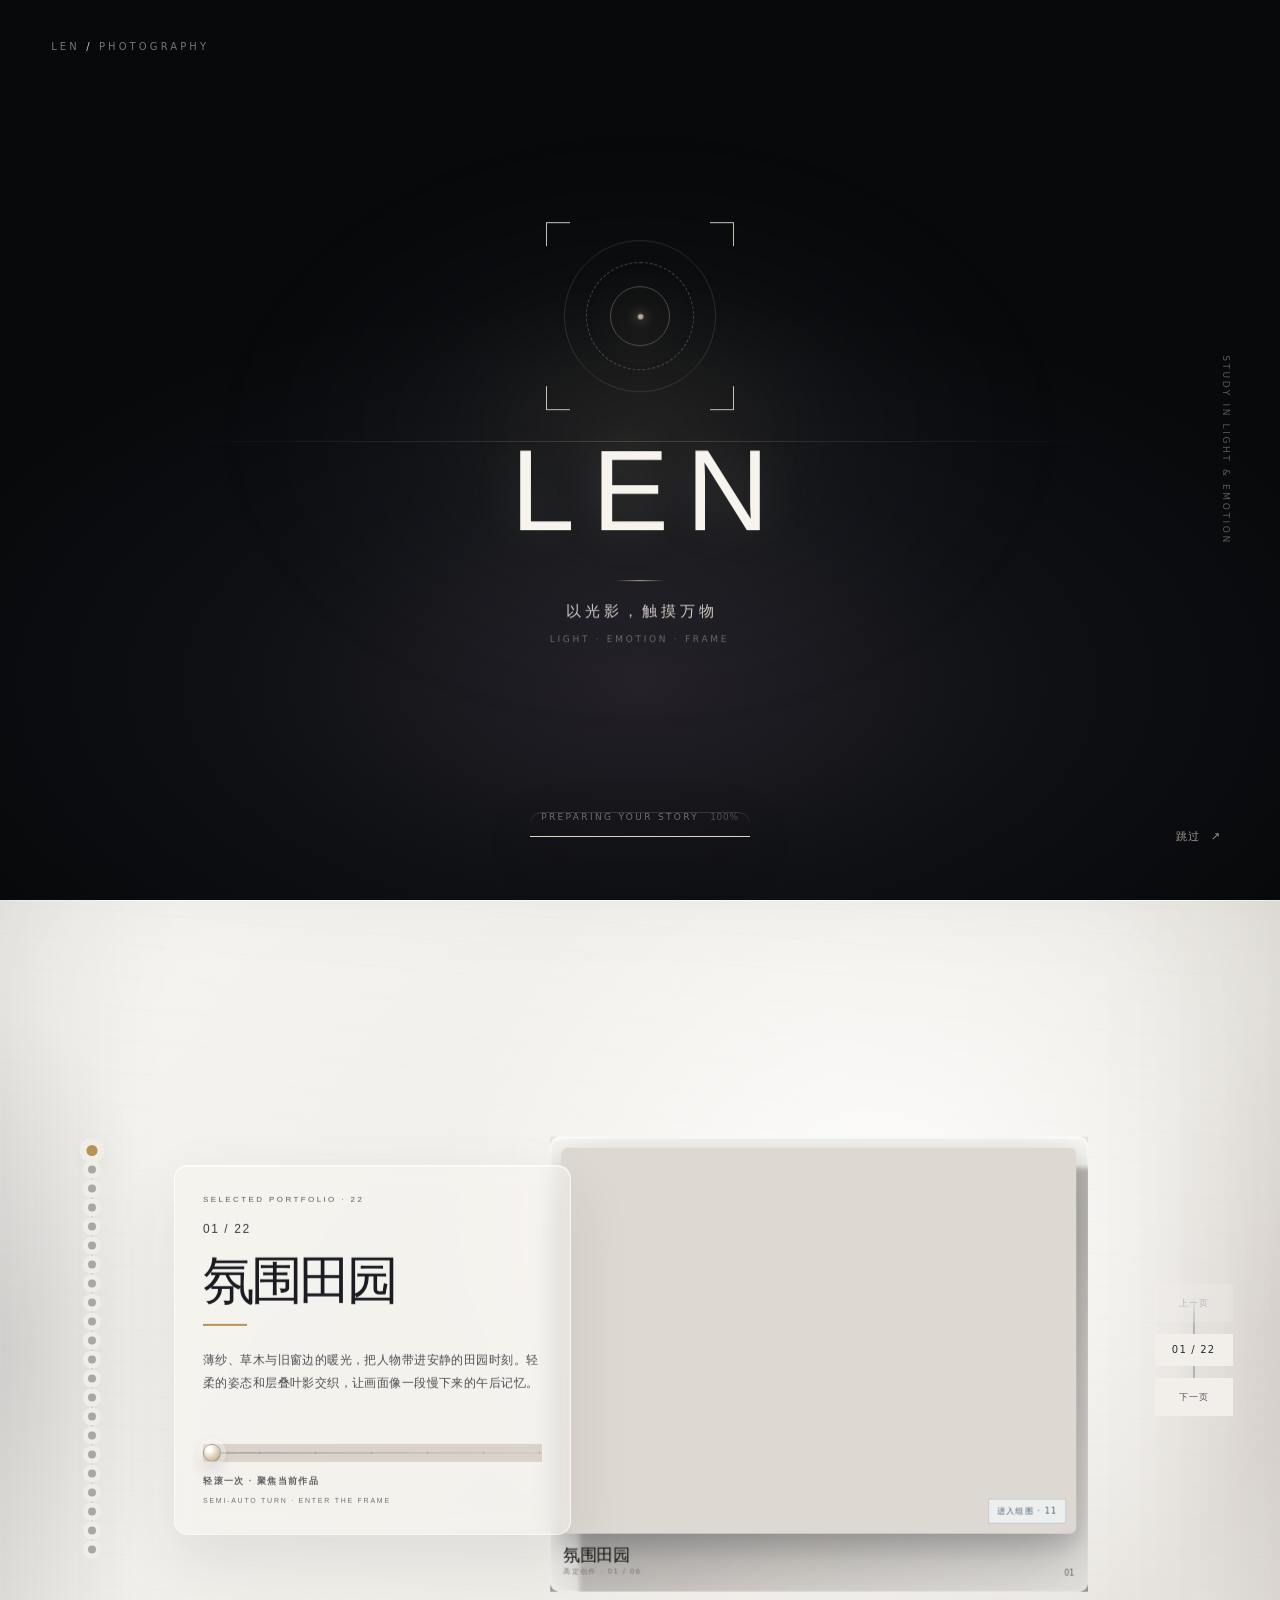
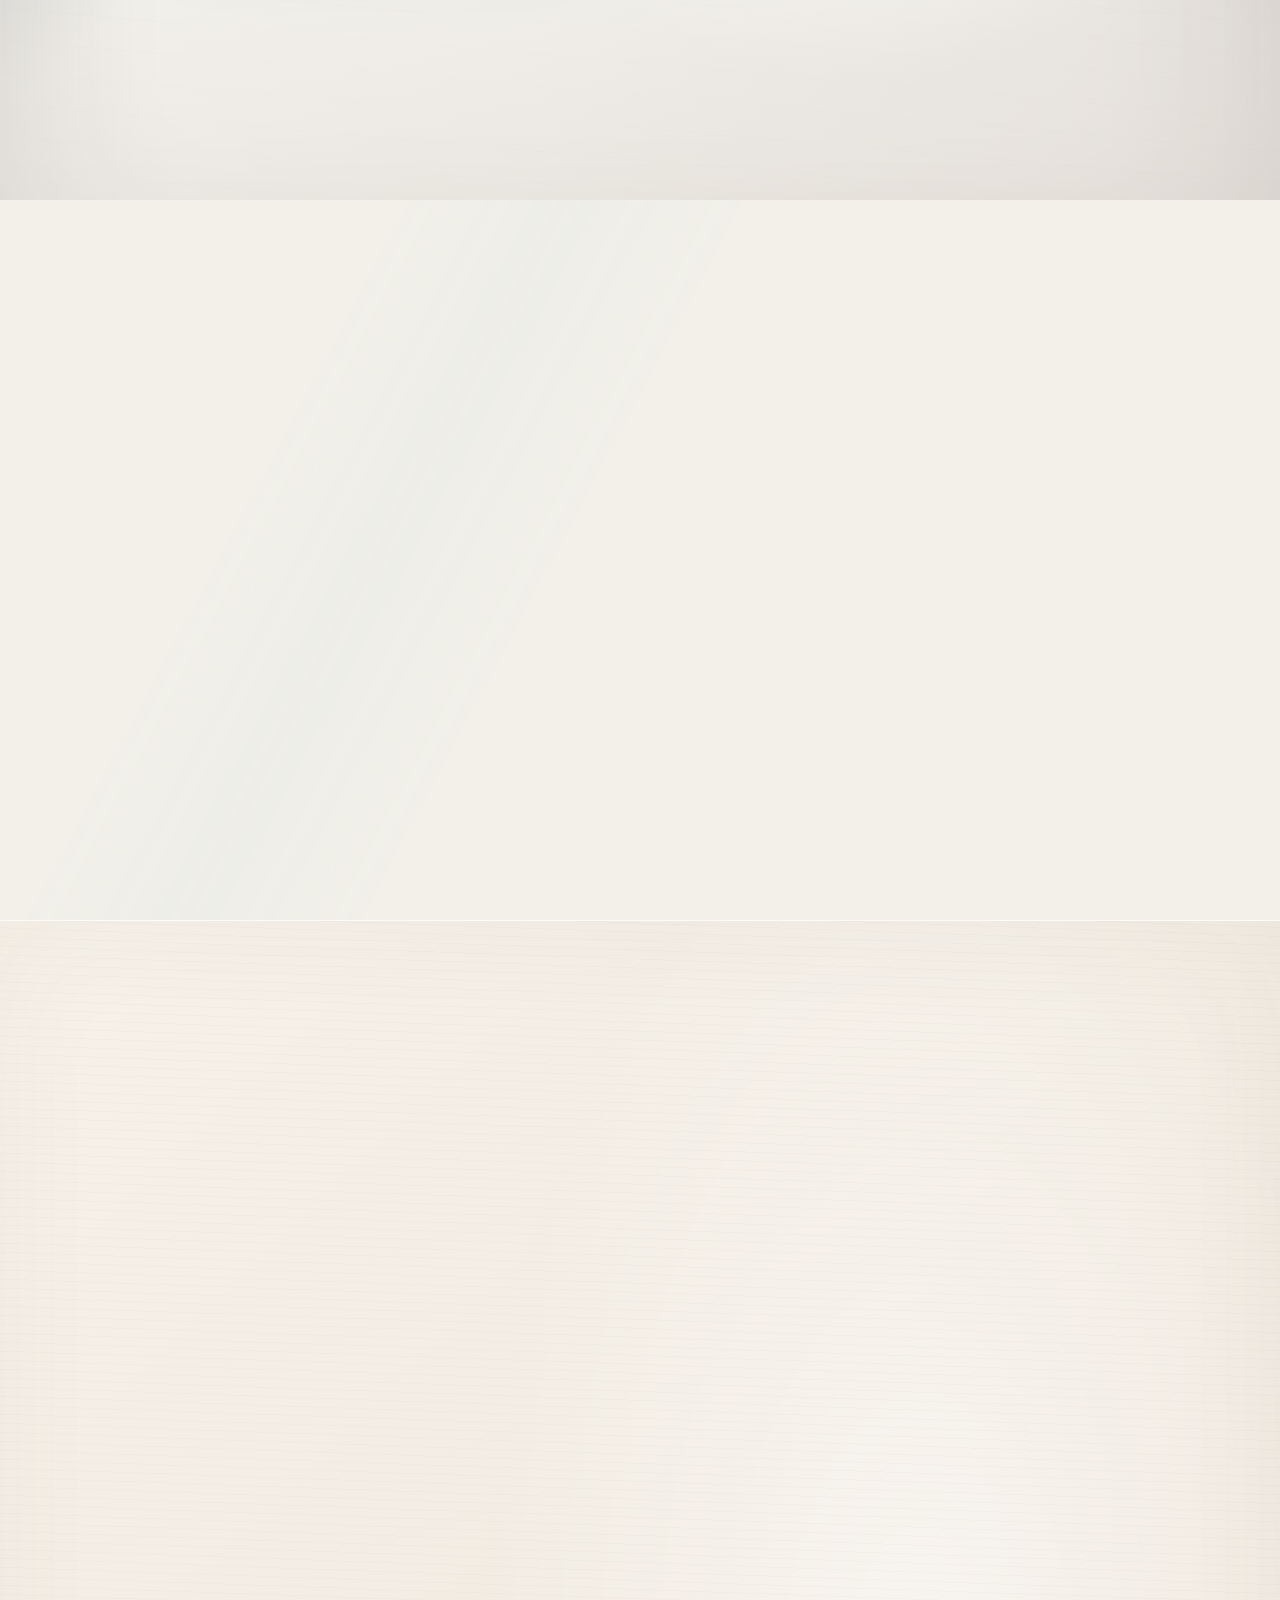
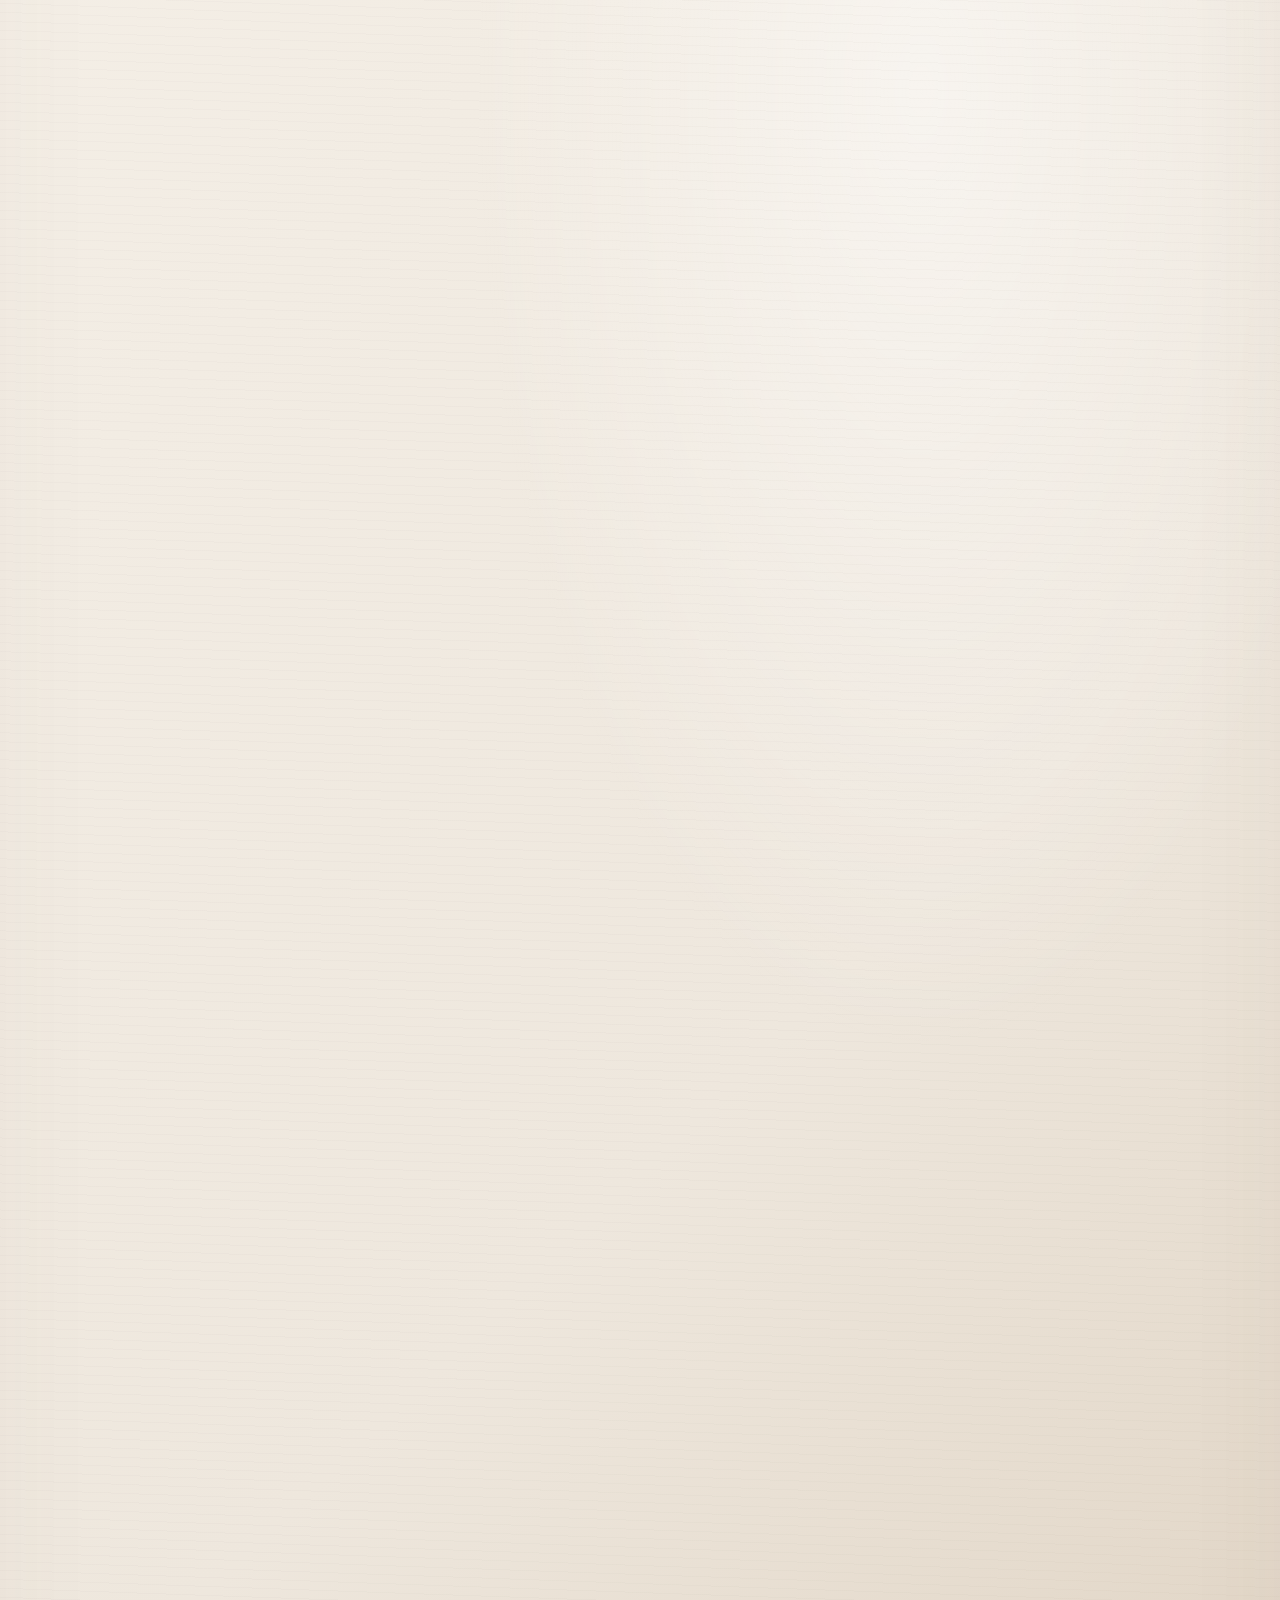
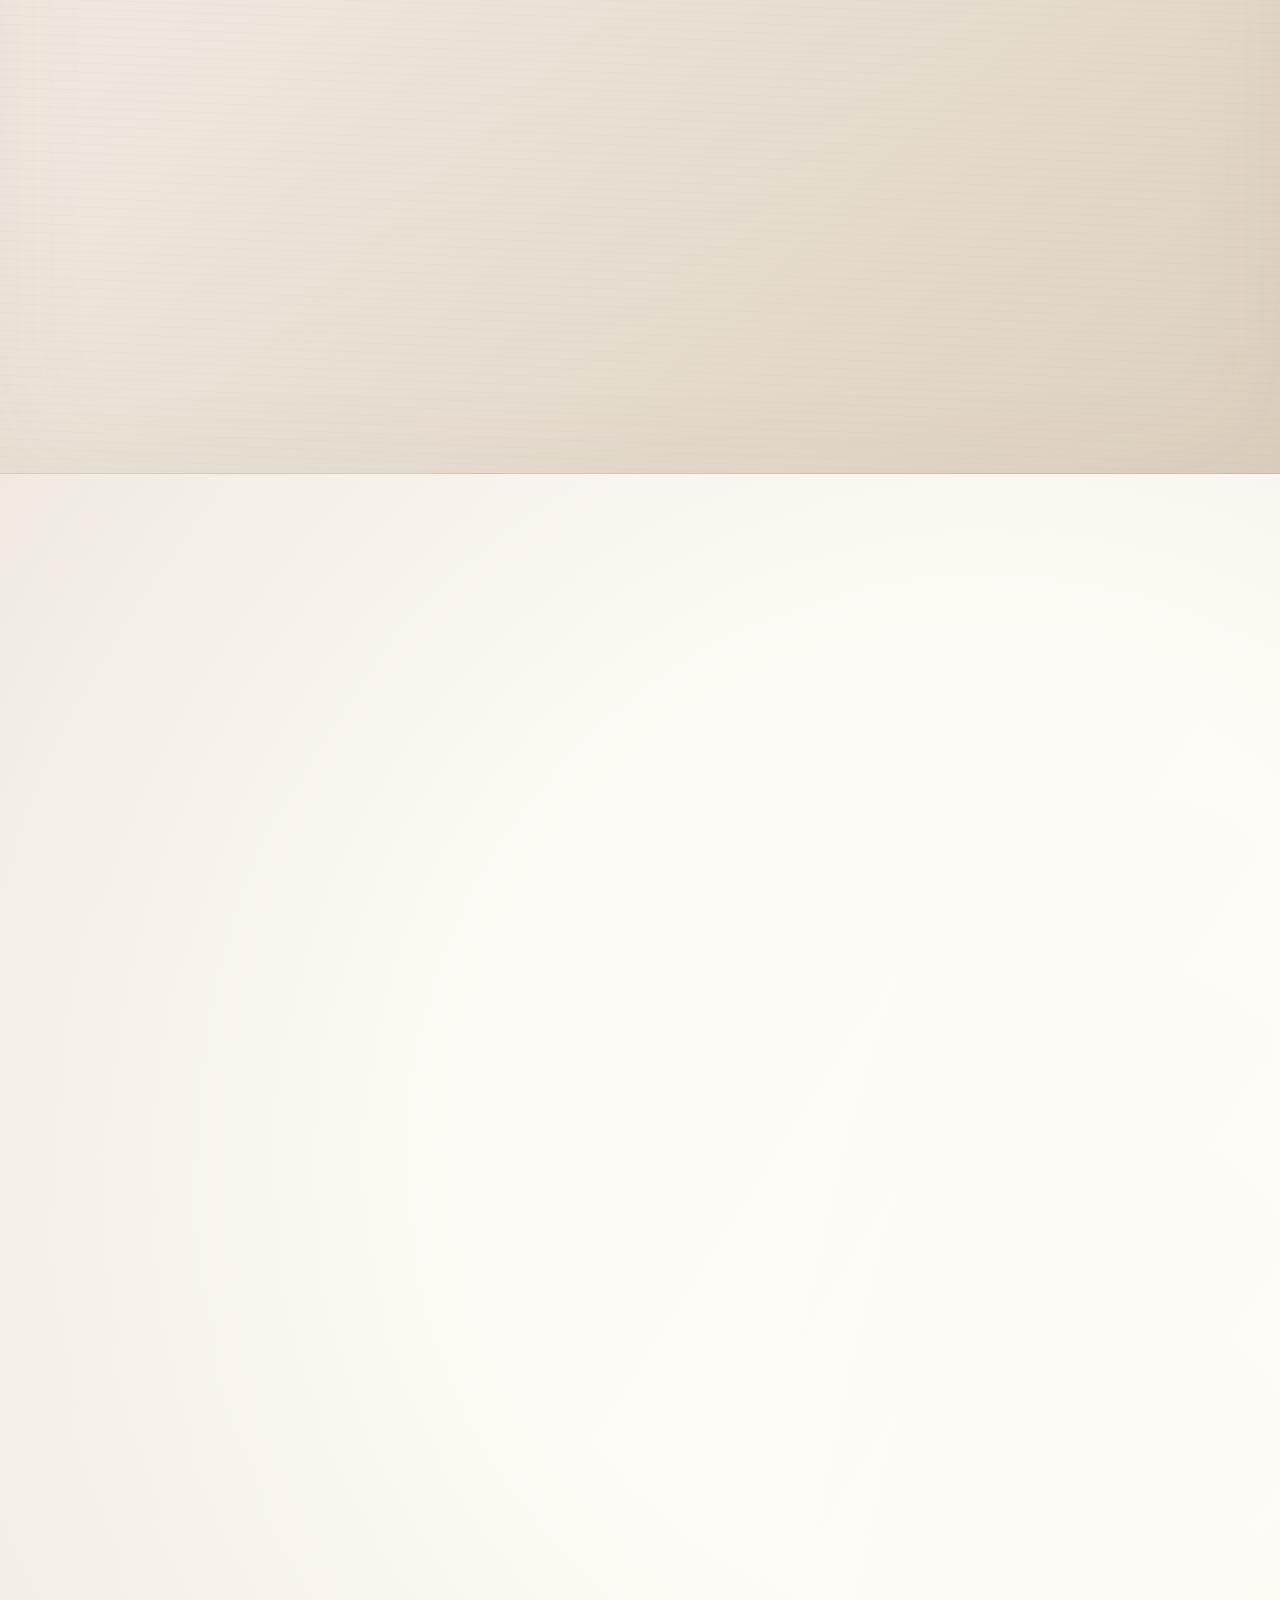
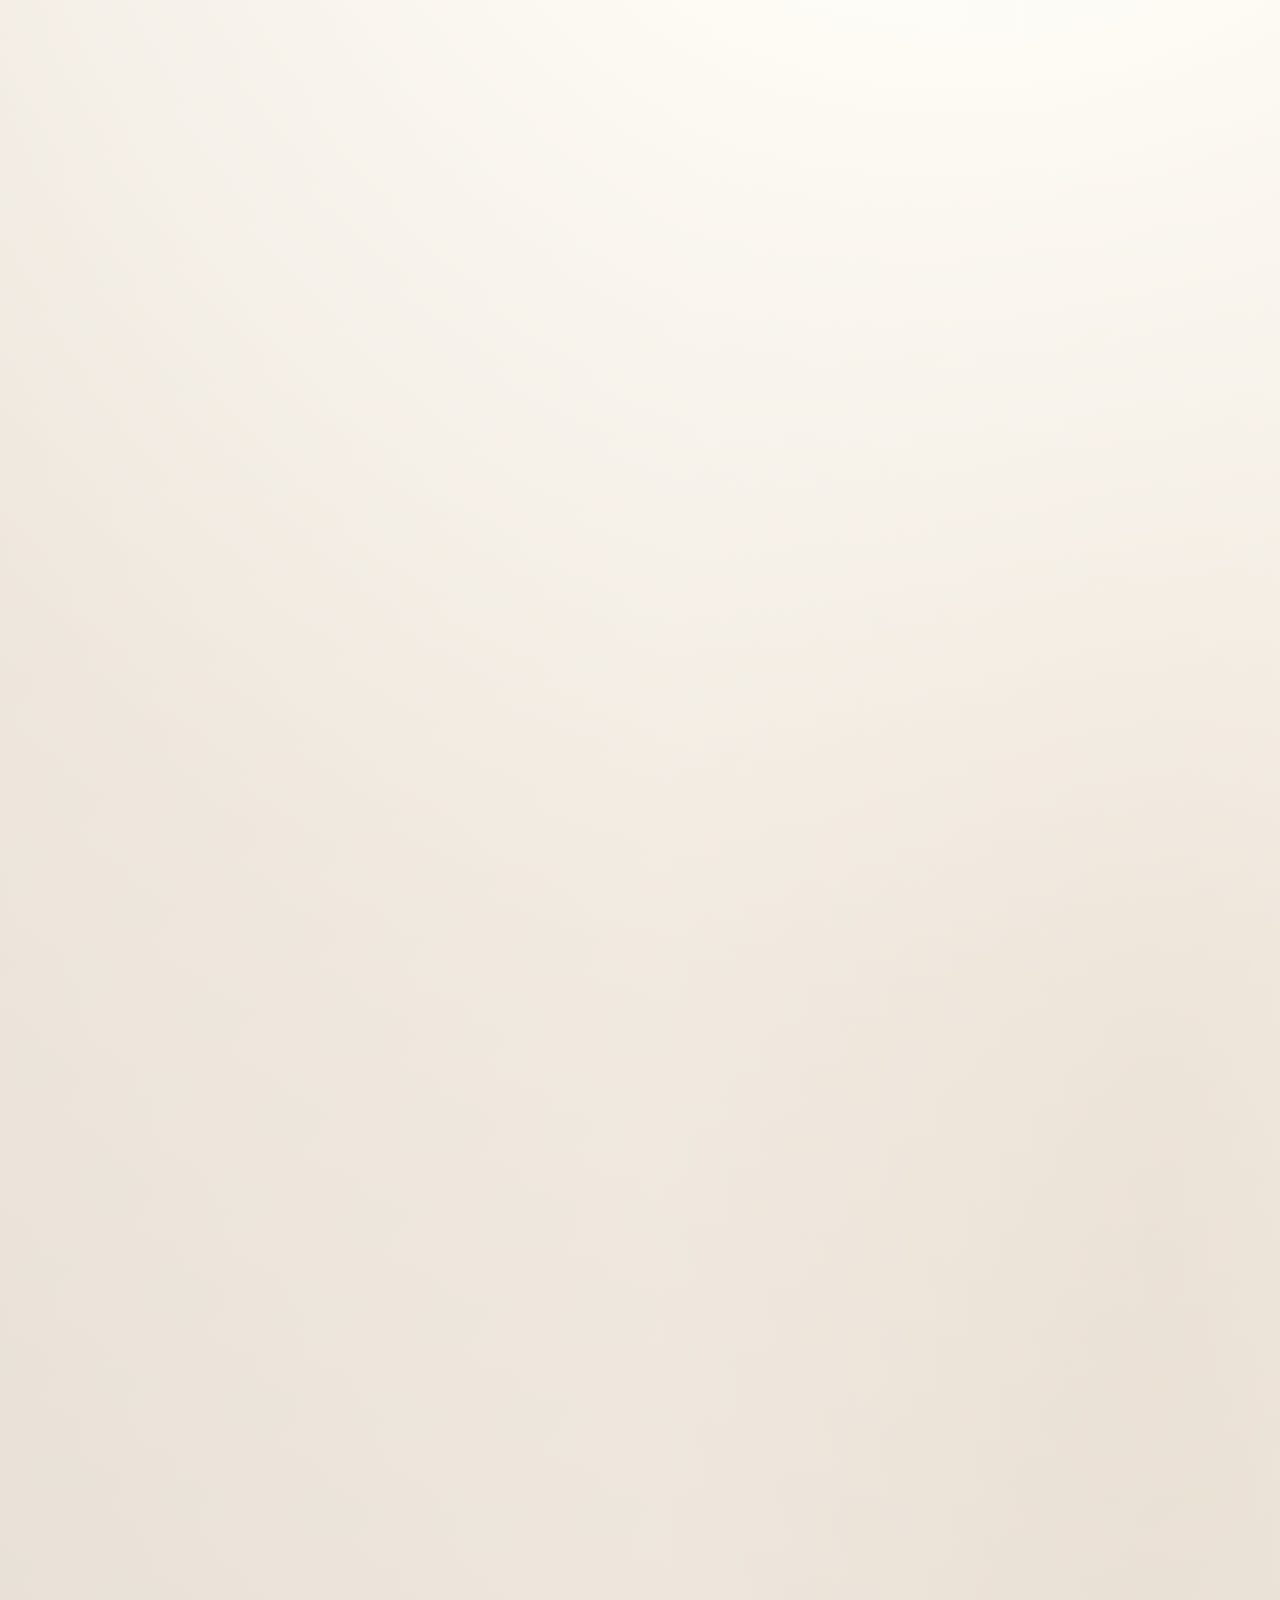
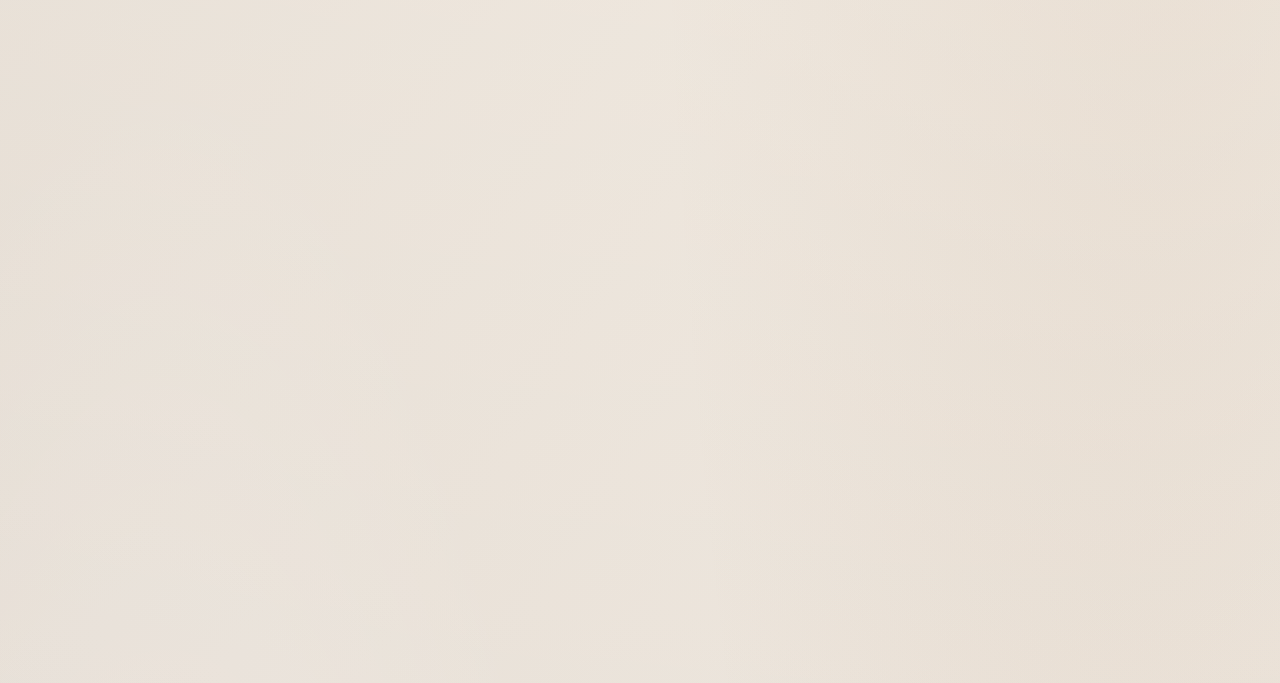
<file: index.html>
<!DOCTYPE html>
<html lang="zh-CN" class="intro-lock" data-audio-state="paused" style="--v28-vh: 10.120000000000001px; --v28-vw: 20.25px;"><head>
  <meta charset="UTF-8">
  <meta name="viewport" content="width=device-width, initial-scale=1, viewport-fit=cover">
  <meta name="description" content="LEN 摄影作品集——呈现高定创作与实例客片，记录主题创意与真实人像。">
  <meta name="theme-color" content="#f2eeea">
  <meta name="color-scheme" content="dark light">
  <meta name="format-detection" content="telephone=no">
  <title>LEN 摄影｜专注光影与情绪</title>
  <meta property="og:type" content="website">
  <meta property="og:title" content="LEN 摄影｜让光替情绪说话">
  <meta property="og:description" content="南京独立摄影师 LEN 的人像、情绪与故事摄影作品集。">
  <meta property="og:image" content="https://alenphot.com/assets/hero.webp">
  <meta name="twitter:card" content="summary_large_image">
  <meta name="twitter:title" content="LEN 摄影｜让光替情绪说话">
  <meta name="twitter:description" content="南京独立摄影师 LEN 的人像、情绪与故事摄影作品集。">
  <meta name="twitter:image" content="https://alenphot.com/assets/hero.webp">
  <link rel="preload" as="image" href="assets/hero.webp" fetchpriority="high">
  <link rel="stylesheet" href="assets/portfolio.css">
  <link rel="stylesheet" href="assets/portfolio-collections.css">
  
  
  
  <script src="assets/performance-quality.js"></script>

  

  
  
  
  
  
  
  
  
  
  
  
<style id="len-splash-style">
/* LEN cinema intro -- isolated to #intro; all other website styles stay intact. */
#intro.len-splash-v1{position:fixed!important;inset:0!important;z-index:9999!important;display:grid!important;place-items:center!important;overflow:hidden!important;isolation:isolate!important;color:#f2eee8!important;opacity:1;background:radial-gradient(ellipse 72% 54% at 50% 76%,#242128 0%,#0e1014 44%,#07090b 81%)!important;clip-path:none!important;transform:none;box-shadow:none!important;contain:layout paint!important}
#intro.len-splash-v1::before,#intro.len-splash-v1::after{display:none!important;content:none!important}
#intro.len-splash-v1 *{box-sizing:border-box}
#intro.len-splash-v1 .len-ambient{position:absolute;left:50%;top:48%;width:min(76vw,880px);height:min(55vw,600px);border-radius:50%;transform:translate(-50%,-50%);background:radial-gradient(ellipse,rgba(207,183,151,.14),rgba(160,170,184,.035) 32%,transparent 66%);filter:blur(40px);pointer-events:none;animation:lenAmbient 6s ease-in-out infinite alternate}
#intro.len-splash-v1 .len-horizontal-glow{position:absolute;top:49%;left:50%;width:min(930px,80vw);height:1px;transform:translateX(-50%);background:linear-gradient(90deg,transparent,rgba(247,223,187,.18) 49%,transparent);pointer-events:none}
#intro.len-splash-v1 .len-splash-top{position:absolute;left:clamp(24px,4vw,62px);top:clamp(24px,4.5vh,54px);font-size:10px;letter-spacing:.31em;color:rgba(239,234,226,.48);font-weight:400;opacity:0;animation:lenAppear .8s ease .36s forwards}
#intro.len-splash-v1 .len-splash-top span{color:rgba(242,235,223,.9)}
#intro.len-splash-v1 .len-splash-side{position:absolute;right:clamp(22px,3.8vw,58px);top:50%;transform:translateY(-50%);writing-mode:vertical-rl;font-size:9px;letter-spacing:.29em;color:rgba(229,222,210,.38);opacity:0;animation:lenAppear 1s ease 1.3s forwards}
#intro.len-splash-v1 .len-splash-center{position:relative;z-index:1;display:flex;flex-direction:column;align-items:center;justify-content:center;width:100%;transform:translateY(-4%);pointer-events:none}
#intro.len-splash-v1 .len-symbol{width:188px;height:188px;position:relative;display:grid;place-items:center;margin-bottom:19px}
#intro.len-splash-v1 .len-lightcore{position:absolute;width:7px;height:7px;border-radius:50%;background:#f8e5c6;box-shadow:0 0 13px 5px rgba(239,206,165,.23),0 0 65px 26px rgba(230,196,159,.10);animation:lenIgnite 1.5s cubic-bezier(.18,.62,.28,1) .22s both}
#intro.len-splash-v1 .len-orbit{position:absolute;inset:18px;border:1px solid rgba(231,215,196,.15);border-radius:50%;animation:lenOrbitIn 1.5s ease .6s both}
#intro.len-splash-v1 .len-orbit-b{inset:40px;border-style:dashed;border-color:rgba(228,215,194,.28);animation:lenOrbitIn 1.35s ease .84s both,lenOrbitSpin 21s linear 2s infinite}
#intro.len-splash-v1 .len-orbit-c{inset:64px;border-color:rgba(230,207,177,.30);animation:lenOrbitIn 1.2s ease 1.05s both}
#intro.len-splash-v1 .len-focus-box{position:absolute;inset:0;animation:lenFocusIn 1.5s cubic-bezier(.18,.74,.19,1) .83s both}
#intro.len-splash-v1 .len-corner{position:absolute;width:24px;height:24px;border-color:rgba(241,229,215,.82);border-style:solid}
#intro.len-splash-v1 .len-tl{top:0;left:0;border-width:1px 0 0 1px}#intro.len-splash-v1 .len-tr{top:0;right:0;border-width:1px 1px 0 0}#intro.len-splash-v1 .len-bl{bottom:0;left:0;border-width:0 0 1px 1px}#intro.len-splash-v1 .len-br{bottom:0;right:0;border-width:0 1px 1px 0}
#intro.len-splash-v1 .len-scan{position:absolute;width:255px;height:255px;top:50%;left:50%;transform:translate(-50%,-50%);overflow:hidden;mask-image:linear-gradient(90deg,transparent,black 25%,black 75%,transparent)}
#intro.len-splash-v1 .len-scan::before{content:"";position:absolute;width:1px;height:100%;left:-15%;top:0;transform:rotate(18deg);background:#fff5e5;box-shadow:0 0 24px 7px rgba(255,231,200,.4);animation:lenSweep 1.3s ease-in-out 1.05s both}
#intro.len-splash-v1 .len-wordmark{font-family:-apple-system,BlinkMacSystemFont,"SF Pro Display",Arial,sans-serif;font-weight:200;font-size:clamp(78px,9vw,126px);line-height:1.07;letter-spacing:.15em;margin:0 0 0 .15em;color:#f7f3ed;text-shadow:0 0 50px rgba(224,213,196,.13);opacity:0;animation:lenWordUp 1.18s cubic-bezier(.15,.85,.26,1) 1.66s both}
#intro.len-splash-v1 .len-splash-rule{width:50px;height:1px;margin:27px 0 21px;background:linear-gradient(90deg,transparent,#c7af91,transparent);animation:lenRule 1.14s ease 2.13s both}
#intro.len-splash-v1 .len-splash-tagline{font-size:clamp(12px,1.26vw,15px);letter-spacing:.27em;font-weight:300;color:rgba(245,237,226,.84);margin-left:.27em;animation:lenCaption 1s ease 2.24s both}
#intro.len-splash-v1 .len-splash-english{font-size:9px;letter-spacing:.3em;font-weight:400;margin-top:13px;color:rgba(223,217,207,.39);animation:lenCaption 1s ease 2.58s both}
#intro.len-splash-v1 .len-splash-loading{position:absolute!important;left:50%!important;bottom:clamp(42px,7vh,80px)!important;top:auto!important;right:auto!important;width:220px!important;max-width:62vw!important;transform:translateX(-50%)!important;text-align:center!important;z-index:10!important;opacity:0;animation:lenAppear .8s ease 2.7s both!important;background:transparent!important;border:0!important;padding:0!important}
#intro.len-splash-v1 .len-load-label{display:flex;justify-content:center;align-items:center;gap:11px;white-space:nowrap;margin-bottom:14px;color:rgba(225,215,202,.45);font-size:9px;letter-spacing:.26em;font-weight:400}
#intro.len-splash-v1 .len-load-value{letter-spacing:.08em;opacity:.7}#intro.len-splash-v1 .len-load-value em{font-style:normal}
#intro.len-splash-v1 .len-load-track{position:relative;width:100%;height:1px;background:rgba(225,214,202,.15);overflow:hidden;border-radius:0}
#intro.len-splash-v1 #intro-progress-fill{position:absolute;display:block;inset:0;transform-origin:left center;background:#e6d2b8!important;width:100%;height:1px;box-shadow:0 0 14px #e6d2b8;transition:none}
#intro.len-splash-v1 .len-splash-skip{display:block!important;position:absolute!important;z-index:11!important;left:auto!important;top:auto!important;right:clamp(23px,3.7vw,57px)!important;bottom:clamp(26px,5vh,52px)!important;padding:11px!important;margin:0!important;background:transparent!important;border:0!important;border-radius:0!important;font-size:11px!important;letter-spacing:.14em!important;font-weight:400!important;color:#9e978e!important;text-transform:none!important;opacity:0;transform:none!important;animation:lenAppear .7s ease 1.7s forwards!important;cursor:pointer!important}
#intro.len-splash-v1 .len-splash-skip:hover,#intro.len-splash-v1 .len-splash-skip:focus-visible{color:#f4e9da!important}
#intro.len-splash-v1.is-leaving{animation:lenSplashExit 1.08s cubic-bezier(.63,0,.35,1) forwards!important;visibility:visible;pointer-events:none}
#intro.len-splash-v1.is-hidden{display:none!important}
@keyframes lenAmbient{from{opacity:.48;transform:translate(-50%,-50%) scale(.86)}to{opacity:.85;transform:translate(-50%,-50%) scale(1.13)}}
@keyframes lenAppear{from{opacity:0}to{opacity:1}}
@keyframes lenIgnite{0%{opacity:0;transform:scale(.12);filter:blur(9px)}53%{opacity:1;transform:scale(2.2);filter:blur(0)}100%{opacity:.74;transform:scale(.8)}}
@keyframes lenOrbitIn{from{opacity:0;transform:scale(1.4) rotate(15deg)}to{opacity:1;transform:scale(1) rotate(0)}}
@keyframes lenOrbitSpin{to{transform:rotate(360deg)}}
@keyframes lenFocusIn{from{opacity:0;transform:scale(1.62) rotate(-6deg);filter:blur(5px)}to{opacity:1;transform:scale(1) rotate(0);filter:blur(0)}}
@keyframes lenSweep{0%{left:-15%;opacity:0}20%{opacity:.72}78%{opacity:.56}100%{left:115%;opacity:0}}
@keyframes lenWordUp{from{opacity:0;transform:translateY(21px);filter:blur(14px);letter-spacing:.07em}to{opacity:1;transform:translateY(0);filter:blur(0);letter-spacing:.15em}}
@keyframes lenRule{from{opacity:0;transform:scaleX(.05)}to{opacity:.95;transform:scaleX(1)}}
@keyframes lenCaption{from{opacity:0;transform:translateY(12px);filter:blur(5px)}to{opacity:1;transform:translateY(0);filter:blur(0)}}
@keyframes lenSplashExit{from{opacity:1;transform:scale(1)}to{opacity:0;transform:scale(1.025);visibility:hidden}}
@media(max-width:600px){#intro.len-splash-v1 .len-splash-top{font-size:9px;letter-spacing:.24em}#intro.len-splash-v1 .len-splash-side{display:none}#intro.len-splash-v1 .len-symbol{width:160px;height:160px}#intro.len-splash-v1 .len-wordmark{font-size:clamp(75px,20vw,100px)}#intro.len-splash-v1 .len-splash-loading{bottom:105px!important}#intro.len-splash-v1 .len-splash-skip{bottom:23px!important}#intro.len-splash-v1 .len-splash-tagline{letter-spacing:.18em}}
@media(prefers-reduced-motion:reduce){#intro.len-splash-v1 .len-symbol{display:none}#intro.len-splash-v1 .len-wordmark,#intro.len-splash-v1 .len-splash-tagline,#intro.len-splash-v1 .len-splash-english,#intro.len-splash-v1 .len-splash-loading{animation:none!important;opacity:1!important}#intro.len-splash-v1.is-leaving{animation:none!important;opacity:0}}

/* Transition timing: keep the new introduction visible until the site is ready. */
#intro.len-splash-v1.is-leaving{animation-duration:.65s!important}
html.len-returning-today #intro.len-splash-v1.is-leaving{animation-duration:.36s!important}
</style>
</head>
<body>

    <div class="intro len-splash-v1" id="intro" aria-label="LEN 摄影入场动画">
  <div class="len-ambient" aria-hidden="true"></div>
  <div class="len-horizontal-glow" aria-hidden="true"></div>
  <div class="len-splash-top">LEN <span>/</span> PHOTOGRAPHY</div>
  <div class="len-splash-side" aria-hidden="true">STUDY IN LIGHT & EMOTION</div>
  <div class="len-splash-center">
    <div class="len-symbol" aria-hidden="true">
      <div class="len-lightcore"></div>
      <div class="len-orbit len-orbit-a"></div>
      <div class="len-orbit len-orbit-b"></div>
      <div class="len-orbit len-orbit-c"></div>
      <div class="len-focus-box"><i class="len-corner len-tl"></i><i class="len-corner len-tr"></i><i class="len-corner len-bl"></i><i class="len-corner len-br"></i></div>
      <div class="len-scan"></div>
    </div>
    <div class="len-wordmark">LEN</div>
    <div class="len-splash-rule"></div>
    <div class="len-splash-tagline">以光影，触摸万物</div>
    <div class="len-splash-english">LIGHT · EMOTION · FRAME</div>
  </div>
  <div class="len-splash-loading intro__progress" id="intro-progress" role="progressbar" aria-label="作品集加载进度" aria-valuemin="0" aria-valuemax="100" aria-valuenow="0">
    <div class="len-load-label">PREPARING YOUR STORY <span class="len-load-value"><em id="intro-progress-value">0</em>%</span></div>
    <div class="len-load-track"><i id="intro-progress-fill" style="transform:scaleX(0)"></i></div>
  </div>
  <button class="len-splash-skip intro__skip" id="intro-skip" type="button" aria-label="跳过开屏动画">跳过&nbsp; ↗</button>
</div>
  <script src="assets/intro.js"></script>

  <div class="about-envelope-experience" id="about-envelope-experience" aria-hidden="true" hidden="" style="--env-tilt-x: -0.02deg; --env-tilt-y: 0.00deg; --env-light-x: 50.01%; --env-light-y: 34.05%;">
    <div class="about-envelope-stage">
      <i class="about-envelope-shadow" aria-hidden="true"></i>
      <div class="len-envelope" aria-label="一封来自 LEN 的摄影师介绍信">
        <div class="len-envelope__back">
          <i class="len-envelope__paper-fiber" aria-hidden="true"></i>
          <i class="len-envelope__edge-wear" aria-hidden="true"></i>
          <i class="len-envelope__corner-curl" aria-hidden="true"></i>
        </div>
        <div class="len-envelope__letter">
          <i class="len-envelope__letter-crease len-envelope__letter-crease--top" aria-hidden="true"></i>
          <i class="len-envelope__letter-crease len-envelope__letter-crease--bottom" aria-hidden="true"></i>
          <strong>阿兰 · LEN PHOTOGRAPHY</strong>
          <span></span>
          <small>A LETTER FROM ALAN<br>LIGHT · EMOTION · STORY<br>NANJING · 2026</small>
        </div>
        <div class="len-envelope__pocket"></div>
        <div class="len-envelope__flap"></div>
        <div class="len-envelope__seal" aria-hidden="true">L</div>
      </div>
      <div class="about-letter-bridge" aria-hidden="true">
        <div class="about-letter-bridge__sheet">
          <small>FROM THIS LETTER · 由这封信展开</small>
          <strong>摄影师自述</strong>
          <span>LIGHT · EMOTION · STORY</span>
        </div>
      </div>
      <button class="about-envelope-open" id="about-envelope-open" type="button" disabled="">OPEN / 开启来信</button>
    </div>
  </div>

  <svg width="0" height="0" aria-hidden="true" focusable="false" style="position:absolute;overflow:hidden">
    <filter id="len-liquid-filter" x="-8%" y="-8%" width="116%" height="116%">
      <feTurbulence type="fractalNoise" baseFrequency="0.008 0.035" numOctaves="1" seed="12" result="noise">
        <animate attributeName="baseFrequency" values="0.008 0.035;0.012 0.027;0.008 0.035" dur="2.8s" repeatCount="indefinite"></animate>
      </feTurbulence>
      <feDisplacementMap in="SourceGraphic" in2="noise" scale="7" xChannelSelector="R" yChannelSelector="B"></feDisplacementMap>
    </filter>
    <filter id="len-brush-bleed-filter" x="-18%" y="-70%" width="136%" height="240%" color-interpolation-filters="sRGB">
      <feTurbulence type="fractalNoise" baseFrequency="0.009 0.075" numOctaves="3" seed="31" result="brushNoise"></feTurbulence>
      <feDisplacementMap in="SourceGraphic" in2="brushNoise" scale="22" xChannelSelector="R" yChannelSelector="B" result="brokenEdge"></feDisplacementMap>
      <feGaussianBlur in="brokenEdge" stdDeviation="0.34"></feGaussianBlur>
    </filter>
  </svg>

  <div class="spatial-world" aria-hidden="true">
    <div class="spatial-world__camera">
      <i class="spatial-world__layer spatial-world__layer--far"></i>
      <i class="spatial-world__layer spatial-world__layer--mid"></i>
      <i class="spatial-world__layer spatial-world__layer--near"></i>
    </div>
  </div>
  <div class="ambient-light" aria-hidden="true"></div>
  <div class="scroll-progress" id="scroll-progress" aria-hidden="true" style=""></div>

  <audio id="background-music" src="assets/possible-dreams-web.mp3" preload="metadata" loop="" playsinline=""></audio>

  <div class="floating-controls" aria-label="页面快捷控制">
    <button class="music-toggle" id="music-toggle" type="button" aria-label="开启或关闭背景音乐" aria-pressed="false">
      <span class="music-toggle__bars" aria-hidden="true"><i></i><i></i><i></i></span>
      <span id="music-label">♫ SOUND</span>
    </button>
    <button class="back-to-top" id="back-to-top" type="button" aria-label="返回页面顶部">返回顶部</button>
  </div>

  <nav class="mobile-booking-bar" aria-label="移动端快捷预约">
    <a class="mobile-booking-bar__works" href="#works">查看作品</a>
    <a class="mobile-booking-bar__book" href="#contact">预约拍摄&nbsp; →</a>
  </nav>

  <header class="site-header">
    <a class="wordmark" href="#top" aria-label="LEN 摄影首页">
      <span>LEN<sup>©</sup></span>
      <span class="wordmark__meta">PHOTOGRAPHY · 2026</span>
    </a>
    <nav class="site-nav" aria-label="主导航">
      <a href="#top" data-section-link="top" data-note="首页 / HOME" aria-label="首页 · Home" class=""><span class="site-nav__en">HOME</span><span class="site-nav__cn">首页</span></a>
      <a href="#works" data-section-link="works" data-note="作品 / WORKS" data-edit="" aria-label="作品 · Works" class=""><span class="site-nav__en">WORKS</span><span class="site-nav__cn">作品</span></a>
      <a href="#about" data-section-link="about" data-note="摄影师 / ABOUT" data-edit="" aria-label="摄影师 · About" class=""><span class="site-nav__en">ABOUT</span><span class="site-nav__cn">摄影师</span></a>
      <a href="#service-intro" data-section-link="service-intro" data-note="服务 / SERVICE" data-edit="" aria-label="服务 · Service"><span class="site-nav__en">SERVICE</span><span class="site-nav__cn">服务</span></a>
      <a href="#booking" data-section-link="booking" data-note="流程 / BOOKING" data-edit="" aria-label="流程 · Booking" class=""><span class="site-nav__en">BOOKING</span><span class="site-nav__cn">流程</span></a>
      <a href="#contact" data-section-link="contact" data-note="联系 / CONTACT" data-edit="" aria-label="联系 · Contact"><span class="site-nav__en">CONTACT</span><span class="site-nav__cn">联系</span></a>
    </nav>
    <div class="header-actions">
      <a class="header-cta" href="#contact" data-edit="">预约拍摄</a>
      <button class="menu-toggle" id="menu-toggle" type="button" aria-label="打开导航" aria-controls="mobile-nav" aria-expanded="false">
        <span class="menu-toggle__lines" aria-hidden="true"></span>
      </button>
    </div>
  </header>

  <aside class="mobile-nav" id="mobile-nav" aria-label="移动端导航" aria-hidden="true" inert="">
    <p class="mobile-nav__eyebrow">LEN · PHOTOGRAPHY</p>
    <nav aria-label="移动端主导航">
      <a href="#top" data-index="01" data-section-link="top" class="">首页</a>
      <a href="#works" data-index="02" data-section-link="works" class="">作品</a>
      <a href="#about" data-index="03" data-section-link="about" class="">摄影师</a>
      <a href="#service-intro" data-index="04" data-section-link="service-intro">服务</a>
      <a href="#booking" data-index="05" data-section-link="booking" class="">流程</a>
      <a href="#contact" data-index="06" data-section-link="contact">联系</a>
    </nav>
    <p class="mobile-nav__foot">专注光影，也专注你真实的情绪。<br>南京 · AVAILABLE 2026</p>
  </aside>

  <main>
    <section class="hero len-ambient-section" id="top" style="--hero-parallax-x: 0.00px; --hero-parallax-y: 0.00px;"><i class="len-ambient-layer" aria-hidden="true"></i>
      <div class="hero__media media has-photo" data-image-slot="hero" data-gallery-count="1" role="button" tabindex="0" aria-label="LEN 摄影首页主视觉，点击进入作品页面">
        <div class="photo-placeholder" hidden=""></div>
        <img data-photo="" alt="LEN 摄影首页主视觉" src="assets/hero.webp" decoding="async" loading="eager" fetchpriority="high" width="1800" height="1010" draggable="false">
      </div>
      <div class="hero__shade"></div>
      <div class="hero__object-layer" aria-hidden="true">
        <i class="hero__soft-orb"></i>
        <span class="hero__glass-cube">
          <i class="hero__glass-cube-face hero__glass-cube-face--front"></i>
          <i class="hero__glass-cube-face hero__glass-cube-face--right"></i>
          <i class="hero__glass-cube-face hero__glass-cube-face--top"></i>
        </span>
      </div>
      <div class="hero__meta">
        <span data-edit="">写真 · 人像</span>
        <span data-edit="">AVAILABLE 2026</span>
      </div>
      <div class="hero__copy">
        <p class="eyebrow" data-edit="">LIGHT · EMOTION · STORY</p>
        <h1 class="hero__statement" style="">
          <span data-edit="" data-ambient-float="" style="--ambient-delay: 0s;" aria-label="让光，"><span class="wave-letter" data-wave-index="0" aria-hidden="true" style="">让</span><span class="wave-letter" data-wave-index="1" aria-hidden="true" style="">光</span><span class="wave-letter" data-wave-index="2" aria-hidden="true" style="">，</span></span>
          <span data-edit="" data-ambient-float="" style="--ambient-delay: -1.15s;" aria-label="替情绪说话。"><span class="wave-letter" data-wave-index="0" aria-hidden="true" style="">替</span><span class="wave-letter" data-wave-index="1" aria-hidden="true" style="">情</span><span class="wave-letter" data-wave-index="2" aria-hidden="true" style="">绪</span><span class="wave-letter" data-wave-index="3" aria-hidden="true" style="">说</span><span class="wave-letter" data-wave-index="4" aria-hidden="true" style="">话</span><span class="wave-letter" data-wave-index="5" aria-hidden="true" style="">。</span></span>
        </h1>
        <p class="hero__intro">
          <span data-edit="">我是阿兰 LEN，一名独立摄影师。</span><br>
          <span data-edit="">不只记录好看，更想留下你当时的感受。</span>
        </p>
      </div>
      <a class="scroll-cue" href="#works">
        <span>SCROLL TO EXPLORE</span><i></i>
      </a>
    <div class="len-motes" aria-hidden="true"><i style="--mote-x: 8%; --mote-y: 12%; --mote-delay: 0s; --mote-duration: 16s;"></i><i style="--mote-x: 27%; --mote-y: 43%; --mote-delay: -1.7s; --mote-duration: 20s;"></i><i style="--mote-x: 46%; --mote-y: 74%; --mote-delay: -3.4s; --mote-duration: 24s;"></i><i style="--mote-x: 65%; --mote-y: 29%; --mote-delay: -5.1s; --mote-duration: 28s;"></i><i style="--mote-x: 84%; --mote-y: 60%; --mote-delay: -6.8s; --mote-duration: 32s;"></i><i style="--mote-x: 17%; --mote-y: 15%; --mote-delay: -8.5s; --mote-duration: 16s;"></i><i style="--mote-x: 36%; --mote-y: 46%; --mote-delay: -10.2s; --mote-duration: 20s;"></i><i style="--mote-x: 55%; --mote-y: 77%; --mote-delay: -11.9s; --mote-duration: 24s;"></i><i style="--mote-x: 74%; --mote-y: 32%; --mote-delay: -13.6s; --mote-duration: 28s;"></i><i style="--mote-x: 93%; --mote-y: 63%; --mote-delay: -15.299999999999999s; --mote-duration: 32s;"></i><i style="--mote-x: 26%; --mote-y: 18%; --mote-delay: -17s; --mote-duration: 16s;"></i><i style="--mote-x: 45%; --mote-y: 49%; --mote-delay: -18.7s; --mote-duration: 20s;"></i></div></section>

    <section class="section works works-exhibit len-ambient-section" id="works"><i class="len-ambient-layer" aria-hidden="true"></i>
      <div class="section-heading works-exhibit__intro" data-reveal="" style="--reveal-delay: 0ms;">
        <div>
          <p class="eyebrow" data-edit="" data-local-edit-key="general-1">PORTFOLIO · TWO COLLECTIONS</p>
          <h2 data-edit="" data-local-edit-key="general-2" class="">作品展示</h2>
        </div>
        <p>
          <span data-edit="" data-local-edit-key="general-3" class="">高定创作与实例客片，按主题完整呈现，</span><br>
          <span data-edit="" data-local-edit-key="general-4" class="">沿作品序列浏览各组照片；点击画面，进入完整组图。</span>
        </p>
      </div>

      <div class="works-exhibit__scroll" id="works-exhibit-scroll">
        <div class="works-exhibit__sticky" style="">
          <div class="works-exhibit__scene" aria-hidden="true" style="">
            <div class="works-tunnel-guides">
              <i></i><i></i><i></i><i></i><i></i><i></i>
              <span class="works-depth-line works-depth-line--lt"></span>
              <span class="works-depth-line works-depth-line--lb"></span>
              <span class="works-depth-line works-depth-line--rt"></span>
              <span class="works-depth-line works-depth-line--rb"></span>
            </div>
            <i class="works-depth-vanish"></i>
          </div>
          <nav class="works-step-rail" aria-hidden="true"></nav>
          <div class="works-exhibit__hud" aria-live="polite">
            <span class="">SELECTED PORTFOLIO · 22</span>
            <b id="works-exhibit-index" class="">01 / 22</b>
            <strong id="works-exhibit-title" class="">林间薄雾</strong>
            <button class="works-description-toggle" type="button" aria-expanded="false" aria-controls="works-exhibit-note">
              <span>展开作品介绍</span><i aria-hidden="true"></i>
            </button>
            <p id="works-exhibit-note" class="">我没有让人物去“摆进”树林，而是等枝叶、风和阴影慢慢把她围起来。画面里的轻微遮挡，让情绪比表情先被看见。</p>
            <div class="works-depth-indicator" aria-label="滑动切换作品">
              <span class="works-depth-indicator__track" id="works-swipe-track" style="" aria-valuenow="1"><i id="works-depth-indicator-ball" style=""></i></span>
              <small id="works-scroll-hint">轻滚一次 · 先聚焦当前作品</small>
            </div>
            <em class="">SEMI-AUTO TURN · ENTER THE FRAME</em>
          </div>
          <div class="works-grid">
        <figure class="work-card" data-work-id="portfolio-01" data-portfolio-category="高定创作" data-exhibit-title="氛围田园" data-exhibit-note="薄纱、草木与旧窗边的暖光，把人物带进安静的田园时刻。轻柔的姿态和层叠叶影交织，让画面像一段慢下来的午后记忆。" data-reveal="" data-empty-slot="false" style="--reveal-delay: 90ms;">
          <div class="media has-photo has-gallery" data-image-slot="portfolio-01" data-gallery-count="11" role="button" tabindex="0" aria-label="氛围田园，11 张组图，点击浏览" data-reserved-theme="高定创作">
            <img data-photo="" alt="氛围田园 摄影作品" src="assets/portfolio/couture/7212d8b096/01.jpg" data-gallery="[&quot;assets/portfolio/couture/7212d8b096/02.jpg&quot;,&quot;assets/portfolio/couture/7212d8b096/03.jpg&quot;,&quot;assets/portfolio/couture/7212d8b096/04.jpg&quot;,&quot;assets/portfolio/couture/7212d8b096/05.jpg&quot;,&quot;assets/portfolio/couture/7212d8b096/06.jpg&quot;,&quot;assets/portfolio/couture/7212d8b096/07.jpg&quot;,&quot;assets/portfolio/couture/7212d8b096/08.jpg&quot;,&quot;assets/portfolio/couture/7212d8b096/09.jpg&quot;,&quot;assets/portfolio/couture/7212d8b096/10.jpg&quot;,&quot;assets/portfolio/couture/7212d8b096/11.jpg&quot;]" decoding="async" loading="lazy" fetchpriority="low" draggable="false">
          </div>
          <figcaption>
            <div><h3 data-edit="" data-work-title="">氛围田园</h3><p class="work-card__category" data-edit="">高定创作 · 01 / 06</p><p class="work-card__editor-note" data-edit="">薄纱、草木与旧窗边的暖光，把人物带进安静的田园时刻。轻柔的姿态和层叠叶影交织，让画面像一段慢下来的午后记忆。</p></div>
            <b>01</b>
          </figcaption>
        </figure>

        <figure class="work-card" data-work-id="portfolio-02" data-portfolio-category="高定创作" data-exhibit-title="花语时节" data-exhibit-note="粉色花枝铺开春日背景，人物在枝影间回望、仰首，也与花朵靠近。浅粉与奶白相映，记录一组轻盈明亮、含蓄而柔软的赏花肖像。" data-reveal="" data-empty-slot="false" style="--reveal-delay: 90ms;">
          <div class="media has-photo has-gallery" data-image-slot="portfolio-02" data-gallery-count="14" role="button" tabindex="0" aria-label="花语时节，14 张组图，点击浏览" data-reserved-theme="高定创作">
            <img data-photo="" alt="花语时节 摄影作品" src="assets/portfolio/couture/a538766c55/01.jpg" data-gallery="[&quot;assets/portfolio/couture/a538766c55/02.jpg&quot;,&quot;assets/portfolio/couture/a538766c55/03.jpg&quot;,&quot;assets/portfolio/couture/a538766c55/04.jpg&quot;,&quot;assets/portfolio/couture/a538766c55/05.jpg&quot;,&quot;assets/portfolio/couture/a538766c55/06.jpg&quot;,&quot;assets/portfolio/couture/a538766c55/07.jpg&quot;,&quot;assets/portfolio/couture/a538766c55/08.jpg&quot;,&quot;assets/portfolio/couture/a538766c55/09.jpg&quot;,&quot;assets/portfolio/couture/a538766c55/10.jpg&quot;,&quot;assets/portfolio/couture/a538766c55/11.jpg&quot;,&quot;assets/portfolio/couture/a538766c55/12.jpg&quot;,&quot;assets/portfolio/couture/a538766c55/13.jpg&quot;,&quot;assets/portfolio/couture/a538766c55/14.jpg&quot;]" decoding="async" loading="lazy" fetchpriority="low" draggable="false">
          </div>
          <figcaption>
            <div><h3 data-edit="" data-work-title="">花语时节</h3><p class="work-card__category" data-edit="">高定创作 · 02 / 06</p><p class="work-card__editor-note" data-edit="">粉色花枝铺开春日背景，人物在枝影间回望、仰首，也与花朵靠近。浅粉与奶白相映，记录一组轻盈明亮、含蓄而柔软的赏花肖像。</p></div>
            <b>02</b>
          </figcaption>
        </figure>

        <figure class="work-card" data-work-id="portfolio-03" data-portfolio-category="高定创作" data-exhibit-title="末世新生" data-exhibit-note="昏暗林地与微亮灯光构成故事现场，人物在玻璃、枝叶与夜色之间停留。冷绿阴影衬着局部暖光，像在废墟般的静寂中寻找新的生机。" data-reveal="" data-empty-slot="false" style="--reveal-delay: 90ms;">
          <div class="media has-photo has-gallery" data-image-slot="portfolio-03" data-gallery-count="10" role="button" tabindex="0" aria-label="末世新生，10 张组图，点击浏览" data-reserved-theme="高定创作">
            <img data-photo="" alt="末世新生 摄影作品" src="assets/portfolio/couture/32b8c15f0b/01.jpg" data-gallery="[&quot;assets/portfolio/couture/32b8c15f0b/02.jpg&quot;,&quot;assets/portfolio/couture/32b8c15f0b/03.jpg&quot;,&quot;assets/portfolio/couture/32b8c15f0b/04.jpg&quot;,&quot;assets/portfolio/couture/32b8c15f0b/05.jpg&quot;,&quot;assets/portfolio/couture/32b8c15f0b/06.jpg&quot;,&quot;assets/portfolio/couture/32b8c15f0b/07.jpg&quot;,&quot;assets/portfolio/couture/32b8c15f0b/08.jpg&quot;,&quot;assets/portfolio/couture/32b8c15f0b/09.jpg&quot;,&quot;assets/portfolio/couture/32b8c15f0b/10.jpg&quot;]" decoding="async" loading="lazy" fetchpriority="low" draggable="false">
          </div>
          <figcaption>
            <div><h3 data-edit="" data-work-title="">末世新生</h3><p class="work-card__category" data-edit="">高定创作 · 03 / 06</p><p class="work-card__editor-note" data-edit="">昏暗林地与微亮灯光构成故事现场，人物在玻璃、枝叶与夜色之间停留。冷绿阴影衬着局部暖光，像在废墟般的静寂中寻找新的生机。</p></div>
            <b>03</b>
          </figcaption>
        </figure>

        <figure class="work-card" data-work-id="portfolio-04" data-portfolio-category="高定创作" data-exhibit-title="少女君主" data-exhibit-note="白衣、金属饰物与深色林景形成对照，人物凝视镜头，姿态克制而坚定。珠饰与柔纱在近景中交错，呈现一位带有仪式感的森林君主。" data-reveal="" data-empty-slot="false" style="--reveal-delay: 90ms;">
          <div class="media has-photo has-gallery" data-image-slot="portfolio-04" data-gallery-count="9" role="button" tabindex="0" aria-label="少女君主，9 张组图，点击浏览" data-reserved-theme="高定创作">
            <img data-photo="" alt="少女君主 摄影作品" src="assets/portfolio/couture/d6826a3726/01.jpg" data-gallery="[&quot;assets/portfolio/couture/d6826a3726/02.jpg&quot;,&quot;assets/portfolio/couture/d6826a3726/03.jpg&quot;,&quot;assets/portfolio/couture/d6826a3726/04.jpg&quot;,&quot;assets/portfolio/couture/d6826a3726/05.jpg&quot;,&quot;assets/portfolio/couture/d6826a3726/06.jpg&quot;,&quot;assets/portfolio/couture/d6826a3726/07.jpg&quot;,&quot;assets/portfolio/couture/d6826a3726/08.jpg&quot;,&quot;assets/portfolio/couture/d6826a3726/09.jpg&quot;]" decoding="async" loading="lazy" fetchpriority="low" draggable="false">
          </div>
          <figcaption>
            <div><h3 data-edit="" data-work-title="">少女君主</h3><p class="work-card__category" data-edit="">高定创作 · 04 / 06</p><p class="work-card__editor-note" data-edit="">白衣、金属饰物与深色林景形成对照，人物凝视镜头，姿态克制而坚定。珠饰与柔纱在近景中交错，呈现一位带有仪式感的森林君主。</p></div>
            <b>04</b>
          </figcaption>
        </figure>

        <figure class="work-card" data-work-id="portfolio-05" data-portfolio-category="高定创作" data-exhibit-title="天使降临" data-exhibit-note="白色羽翼般的裙摆、圆镜与开阔水岸相遇，人物在晴空和草坡间舒展。蓝天、水面与轻纱留出大片呼吸感，像一次明亮安静的降临。" data-reveal="" data-empty-slot="false" style="--reveal-delay: 90ms;">
          <div class="media has-photo has-gallery" data-image-slot="portfolio-05" data-gallery-count="10" role="button" tabindex="0" aria-label="天使降临，10 张组图，点击浏览" data-reserved-theme="高定创作">
            <img data-photo="" alt="天使降临 摄影作品" src="assets/portfolio/couture/30578b5e6f/01.jpg" data-gallery="[&quot;assets/portfolio/couture/30578b5e6f/02.jpg&quot;,&quot;assets/portfolio/couture/30578b5e6f/03.jpg&quot;,&quot;assets/portfolio/couture/30578b5e6f/04.jpg&quot;,&quot;assets/portfolio/couture/30578b5e6f/05.jpg&quot;,&quot;assets/portfolio/couture/30578b5e6f/06.jpg&quot;,&quot;assets/portfolio/couture/30578b5e6f/07.jpg&quot;,&quot;assets/portfolio/couture/30578b5e6f/08.jpg&quot;,&quot;assets/portfolio/couture/30578b5e6f/09.jpg&quot;,&quot;assets/portfolio/couture/30578b5e6f/10.jpg&quot;]" decoding="async" loading="lazy" fetchpriority="low" draggable="false">
          </div>
          <figcaption>
            <div><h3 data-edit="" data-work-title="">天使降临</h3><p class="work-card__category" data-edit="">高定创作 · 05 / 06</p><p class="work-card__editor-note" data-edit="">白色羽翼般的裙摆、圆镜与开阔水岸相遇，人物在晴空和草坡间舒展。蓝天、水面与轻纱留出大片呼吸感，像一次明亮安静的降临。</p></div>
            <b>05</b>
          </figcaption>
        </figure>

        <figure class="work-card" data-work-id="portfolio-06" data-portfolio-category="高定创作" data-exhibit-title="网络病毒" data-exhibit-note="绿色屏幕、旧设备与深色空间搭出电子废墟，人物以鲜明姿态穿过光影。荧绿高光和暗部形成强烈反差，构成带有未来感的末世角色影像。" data-reveal="" data-empty-slot="false" style="--reveal-delay: 90ms;">
          <div class="media has-photo has-gallery" data-image-slot="portfolio-06" data-gallery-count="11" role="button" tabindex="0" aria-label="网络病毒，11 张组图，点击浏览" data-reserved-theme="高定创作">
            <img data-photo="" alt="网络病毒 摄影作品" src="assets/portfolio/couture/e97f733315/01.jpg" data-gallery="[&quot;assets/portfolio/couture/e97f733315/02.jpg&quot;,&quot;assets/portfolio/couture/e97f733315/03.jpg&quot;,&quot;assets/portfolio/couture/e97f733315/04.jpg&quot;,&quot;assets/portfolio/couture/e97f733315/05.jpg&quot;,&quot;assets/portfolio/couture/e97f733315/06.jpg&quot;,&quot;assets/portfolio/couture/e97f733315/07.jpg&quot;,&quot;assets/portfolio/couture/e97f733315/08.jpg&quot;,&quot;assets/portfolio/couture/e97f733315/09.jpg&quot;,&quot;assets/portfolio/couture/e97f733315/10.jpg&quot;,&quot;assets/portfolio/couture/e97f733315/11.jpg&quot;]" decoding="async" loading="lazy" fetchpriority="low" draggable="false">
          </div>
          <figcaption>
            <div><h3 data-edit="" data-work-title="">网络病毒</h3><p class="work-card__category" data-edit="">高定创作 · 06 / 06</p><p class="work-card__editor-note" data-edit="">绿色屏幕、旧设备与深色空间搭出电子废墟，人物以鲜明姿态穿过光影。荧绿高光和暗部形成强烈反差，构成带有未来感的末世角色影像。</p></div>
            <b>06</b>
          </figcaption>
        </figure>

        <figure class="work-card" data-work-id="portfolio-07" data-portfolio-category="实例客片" data-exhibit-title="毕业校园" data-exhibit-note="教室、走廊与操场留下毕业季的日常片段，同学们在交谈、奔跑和镜头前笑闹。自然窗光与轻松动作串起校园回忆，让告别显得明亮而亲近。" data-reveal="" data-empty-slot="false" style="--reveal-delay: 90ms;">
          <div class="media has-photo has-gallery" data-image-slot="portfolio-07" data-gallery-count="17" role="button" tabindex="0" aria-label="毕业校园，17 张组图，点击浏览" data-reserved-theme="实例客片">
            <img data-photo="" alt="毕业校园 摄影作品" src="assets/portfolio/client/8b305bb362/01.jpg" data-gallery="[&quot;assets/portfolio/client/8b305bb362/02.jpg&quot;,&quot;assets/portfolio/client/8b305bb362/03.jpg&quot;,&quot;assets/portfolio/client/8b305bb362/04.jpg&quot;,&quot;assets/portfolio/client/8b305bb362/05.jpg&quot;,&quot;assets/portfolio/client/8b305bb362/06.jpg&quot;,&quot;assets/portfolio/client/8b305bb362/07.jpg&quot;,&quot;assets/portfolio/client/8b305bb362/08.jpg&quot;,&quot;assets/portfolio/client/8b305bb362/09.jpg&quot;,&quot;assets/portfolio/client/8b305bb362/10.jpg&quot;,&quot;assets/portfolio/client/8b305bb362/11.jpg&quot;,&quot;assets/portfolio/client/8b305bb362/12.jpg&quot;,&quot;assets/portfolio/client/8b305bb362/13.jpg&quot;,&quot;assets/portfolio/client/8b305bb362/14.jpg&quot;,&quot;assets/portfolio/client/8b305bb362/15.jpg&quot;,&quot;assets/portfolio/client/8b305bb362/16.jpg&quot;,&quot;assets/portfolio/client/8b305bb362/17.jpg&quot;]" decoding="async" loading="lazy" fetchpriority="low" draggable="false">
          </div>
          <figcaption>
            <div><h3 data-edit="" data-work-title="">毕业校园</h3><p class="work-card__category" data-edit="">实例客片 · 01 / 16</p><p class="work-card__editor-note" data-edit="">教室、走廊与操场留下毕业季的日常片段，同学们在交谈、奔跑和镜头前笑闹。自然窗光与轻松动作串起校园回忆，让告别显得明亮而亲近。</p></div>
            <b>07</b>
          </figcaption>
        </figure>

        <figure class="work-card" data-work-id="portfolio-08" data-portfolio-category="实例客片" data-exhibit-title="仿古徐来" data-exhibit-note="竹影、古建筑与层叠的传统服饰铺陈出清雅场景，人物从回眸到静坐，动作舒缓。柔和绿意衬着衣料纹样，呈现一段像微风拂过的古风肖像。" data-reveal="" data-empty-slot="false" style="--reveal-delay: 90ms;">
          <div class="media has-photo has-gallery" data-image-slot="portfolio-08" data-gallery-count="10" role="button" tabindex="0" aria-label="仿古徐来，10 张组图，点击浏览" data-reserved-theme="实例客片">
            <img data-photo="" alt="仿古徐来 摄影作品" src="assets/portfolio/client/b4d72e5c53/01.jpg" data-gallery="[&quot;assets/portfolio/client/b4d72e5c53/02.jpg&quot;,&quot;assets/portfolio/client/b4d72e5c53/03.jpg&quot;,&quot;assets/portfolio/client/b4d72e5c53/04.jpg&quot;,&quot;assets/portfolio/client/b4d72e5c53/05.jpg&quot;,&quot;assets/portfolio/client/b4d72e5c53/06.jpg&quot;,&quot;assets/portfolio/client/b4d72e5c53/07.jpg&quot;,&quot;assets/portfolio/client/b4d72e5c53/08.jpg&quot;,&quot;assets/portfolio/client/b4d72e5c53/09.jpg&quot;,&quot;assets/portfolio/client/b4d72e5c53/10.jpg&quot;]" decoding="async" loading="lazy" fetchpriority="low" draggable="false">
          </div>
          <figcaption>
            <div><h3 data-edit="" data-work-title="">仿古徐来</h3><p class="work-card__category" data-edit="">实例客片 · 02 / 16</p><p class="work-card__editor-note" data-edit="">竹影、古建筑与层叠的传统服饰铺陈出清雅场景，人物从回眸到静坐，动作舒缓。柔和绿意衬着衣料纹样，呈现一段像微风拂过的古风肖像。</p></div>
            <b>08</b>
          </figcaption>
        </figure>

        <figure class="work-card" data-work-id="portfolio-09" data-portfolio-category="实例客片" data-exhibit-title="古堡外景" data-exhibit-note="骑马、制服与石砌建筑组成开阔的古堡外景，人物在马背与庭院间切换。晴日光线带出故事感，也保留了人与坐骑相处的自然瞬间。" data-reveal="" data-empty-slot="false" style="--reveal-delay: 90ms;">
          <div class="media has-photo has-gallery" data-image-slot="portfolio-09" data-gallery-count="9" role="button" tabindex="0" aria-label="古堡外景，9 张组图，点击浏览" data-reserved-theme="实例客片">
            <img data-photo="" alt="古堡外景 摄影作品" src="assets/portfolio/client/1f8a175138/01.jpg" data-gallery="[&quot;assets/portfolio/client/1f8a175138/02.jpg&quot;,&quot;assets/portfolio/client/1f8a175138/03.jpg&quot;,&quot;assets/portfolio/client/1f8a175138/04.jpg&quot;,&quot;assets/portfolio/client/1f8a175138/05.jpg&quot;,&quot;assets/portfolio/client/1f8a175138/06.jpg&quot;,&quot;assets/portfolio/client/1f8a175138/07.jpg&quot;,&quot;assets/portfolio/client/1f8a175138/08.jpg&quot;,&quot;assets/portfolio/client/1f8a175138/09.jpg&quot;]" decoding="async" loading="lazy" fetchpriority="low" draggable="false">
          </div>
          <figcaption>
            <div><h3 data-edit="" data-work-title="">古堡外景</h3><p class="work-card__category" data-edit="">实例客片 · 03 / 16</p><p class="work-card__editor-note" data-edit="">骑马、制服与石砌建筑组成开阔的古堡外景，人物在马背与庭院间切换。晴日光线带出故事感，也保留了人与坐骑相处的自然瞬间。</p></div>
            <b>09</b>
          </figcaption>
        </figure>

        <figure class="work-card" data-work-id="portfolio-10" data-portfolio-category="实例客片" data-exhibit-title="角色扮演" data-exhibit-note="从红发制服角色到持剑造型，场景在街巷、墙面与室内之间变化。鲜明服装与动作还原角色气质，镜头也留下行走、停顿和凝视中的人物感。" data-reveal="" data-empty-slot="false" style="--reveal-delay: 90ms;">
          <div class="media has-photo has-gallery" data-image-slot="portfolio-10" data-gallery-count="13" role="button" tabindex="0" aria-label="角色扮演，13 张组图，点击浏览" data-reserved-theme="实例客片">
            <img data-photo="" alt="角色扮演 摄影作品" src="assets/portfolio/client/9e796dc028/01.jpg" data-gallery="[&quot;assets/portfolio/client/9e796dc028/02.jpg&quot;,&quot;assets/portfolio/client/9e796dc028/03.jpg&quot;,&quot;assets/portfolio/client/9e796dc028/04.jpg&quot;,&quot;assets/portfolio/client/9e796dc028/05.jpg&quot;,&quot;assets/portfolio/client/9e796dc028/06.jpg&quot;,&quot;assets/portfolio/client/9e796dc028/07.jpg&quot;,&quot;assets/portfolio/client/9e796dc028/08.jpg&quot;,&quot;assets/portfolio/client/9e796dc028/09.jpg&quot;,&quot;assets/portfolio/client/9e796dc028/10.jpg&quot;,&quot;assets/portfolio/client/9e796dc028/11.jpg&quot;,&quot;assets/portfolio/client/9e796dc028/12.jpg&quot;,&quot;assets/portfolio/client/9e796dc028/13.jpg&quot;]" decoding="async" loading="lazy" fetchpriority="low" draggable="false">
          </div>
          <figcaption>
            <div><h3 data-edit="" data-work-title="">角色扮演</h3><p class="work-card__category" data-edit="">实例客片 · 04 / 16</p><p class="work-card__editor-note" data-edit="">从红发制服角色到持剑造型，场景在街巷、墙面与室内之间变化。鲜明服装与动作还原角色气质，镜头也留下行走、停顿和凝视中的人物感。</p></div>
            <b>10</b>
          </figcaption>
        </figure>

        <figure class="work-card" data-work-id="portfolio-11" data-portfolio-category="实例客片" data-exhibit-title="洛丽塔可" data-exhibit-note="蕾丝裙装、茶杯与复古室内道具构成甜美茶会，人物在书架、画框与暖灯之间舒展姿态。奶油色与金棕色交映，带出精致又俏皮的洛丽塔气息。" data-reveal="" data-empty-slot="false" style="--reveal-delay: 90ms;">
          <div class="media has-photo has-gallery" data-image-slot="portfolio-11" data-gallery-count="12" role="button" tabindex="0" aria-label="洛丽塔可，12 张组图，点击浏览" data-reserved-theme="实例客片">
            <img data-photo="" alt="洛丽塔可 摄影作品" src="assets/portfolio/client/da953a782b/01.jpg" data-gallery="[&quot;assets/portfolio/client/da953a782b/02.jpg&quot;,&quot;assets/portfolio/client/da953a782b/03.jpg&quot;,&quot;assets/portfolio/client/da953a782b/04.jpg&quot;,&quot;assets/portfolio/client/da953a782b/05.jpg&quot;,&quot;assets/portfolio/client/da953a782b/06.jpg&quot;,&quot;assets/portfolio/client/da953a782b/07.jpg&quot;,&quot;assets/portfolio/client/da953a782b/08.jpg&quot;,&quot;assets/portfolio/client/da953a782b/09.jpg&quot;,&quot;assets/portfolio/client/da953a782b/10.jpg&quot;,&quot;assets/portfolio/client/da953a782b/11.jpg&quot;,&quot;assets/portfolio/client/da953a782b/12.jpg&quot;]" decoding="async" loading="lazy" fetchpriority="low" draggable="false">
          </div>
          <figcaption>
            <div><h3 data-edit="" data-work-title="">洛丽塔可</h3><p class="work-card__category" data-edit="">实例客片 · 05 / 16</p><p class="work-card__editor-note" data-edit="">蕾丝裙装、茶杯与复古室内道具构成甜美茶会，人物在书架、画框与暖灯之间舒展姿态。奶油色与金棕色交映，带出精致又俏皮的洛丽塔气息。</p></div>
            <b>11</b>
          </figcaption>
        </figure>

        <figure class="work-card" data-work-id="portfolio-12" data-portfolio-category="实例客片" data-exhibit-title="青空少女" data-exhibit-note="蓝天、操场和青春制服记录两位女孩的校园时光，奔跑、挥手与并肩合影交替出现。明亮自然光和轻快动作保留相处时的活力，像一页夏日纪念册。" data-reveal="" data-empty-slot="false" style="--reveal-delay: 90ms;">
          <div class="media has-photo has-gallery" data-image-slot="portfolio-12" data-gallery-count="11" role="button" tabindex="0" aria-label="青空少女，11 张组图，点击浏览" data-reserved-theme="实例客片">
            <img data-photo="" alt="青空少女 摄影作品" src="assets/portfolio/client/9f6bae66af/01.jpg" data-gallery="[&quot;assets/portfolio/client/9f6bae66af/02.jpg&quot;,&quot;assets/portfolio/client/9f6bae66af/03.jpg&quot;,&quot;assets/portfolio/client/9f6bae66af/04.jpg&quot;,&quot;assets/portfolio/client/9f6bae66af/05.jpg&quot;,&quot;assets/portfolio/client/9f6bae66af/06.jpg&quot;,&quot;assets/portfolio/client/9f6bae66af/07.jpg&quot;,&quot;assets/portfolio/client/9f6bae66af/08.jpg&quot;,&quot;assets/portfolio/client/9f6bae66af/09.jpg&quot;,&quot;assets/portfolio/client/9f6bae66af/10.jpg&quot;,&quot;assets/portfolio/client/9f6bae66af/11.jpg&quot;]" decoding="async" loading="lazy" fetchpriority="low" draggable="false">
          </div>
          <figcaption>
            <div><h3 data-edit="" data-work-title="">青空少女</h3><p class="work-card__category" data-edit="">实例客片 · 06 / 16</p><p class="work-card__editor-note" data-edit="">蓝天、操场和青春制服记录两位女孩的校园时光，奔跑、挥手与并肩合影交替出现。明亮自然光和轻快动作保留相处时的活力，像一页夏日纪念册。</p></div>
            <b>12</b>
          </figcaption>
        </figure>

        <figure class="work-card" data-work-id="portfolio-13" data-portfolio-category="实例客片" data-exhibit-title="轻咖物语" data-exhibit-note="咖啡馆的窗光、木桌与一杯饮品，串起轻松自在的日常肖像。人物时而倚桌微笑，时而望向窗外，暖色室内与自然神情相映，像一段午后小憩。" data-reveal="" data-empty-slot="false" style="--reveal-delay: 90ms;">
          <div class="media has-photo has-gallery" data-image-slot="portfolio-13" data-gallery-count="15" role="button" tabindex="0" aria-label="轻咖物语，15 张组图，点击浏览" data-reserved-theme="实例客片">
            <img data-photo="" alt="轻咖物语 摄影作品" src="assets/portfolio/client/453d15c195/01.jpg" data-gallery="[&quot;assets/portfolio/client/453d15c195/02.jpg&quot;,&quot;assets/portfolio/client/453d15c195/03.jpg&quot;,&quot;assets/portfolio/client/453d15c195/04.jpg&quot;,&quot;assets/portfolio/client/453d15c195/05.jpg&quot;,&quot;assets/portfolio/client/453d15c195/06.jpg&quot;,&quot;assets/portfolio/client/453d15c195/07.jpg&quot;,&quot;assets/portfolio/client/453d15c195/08.jpg&quot;,&quot;assets/portfolio/client/453d15c195/09.jpg&quot;,&quot;assets/portfolio/client/453d15c195/10.jpg&quot;,&quot;assets/portfolio/client/453d15c195/11.jpg&quot;,&quot;assets/portfolio/client/453d15c195/12.jpg&quot;,&quot;assets/portfolio/client/453d15c195/13.jpg&quot;,&quot;assets/portfolio/client/453d15c195/14.jpg&quot;,&quot;assets/portfolio/client/453d15c195/15.jpg&quot;]" decoding="async" loading="lazy" fetchpriority="low" draggable="false">
          </div>
          <figcaption>
            <div><h3 data-edit="" data-work-title="">轻咖物语</h3><p class="work-card__category" data-edit="">实例客片 · 07 / 16</p><p class="work-card__editor-note" data-edit="">咖啡馆的窗光、木桌与一杯饮品，串起轻松自在的日常肖像。人物时而倚桌微笑，时而望向窗外，暖色室内与自然神情相映，像一段午后小憩。</p></div>
            <b>13</b>
          </figcaption>
        </figure>

        <figure class="work-card" data-work-id="portfolio-14" data-portfolio-category="实例客片" data-exhibit-title="日常田园" data-exhibit-note="窗台、庭院与绿植围绕人物展开，白色衣裙在室内外光线中显得轻盈。她手持小物、倚窗或漫步其间，画面记录安静自然的田园日常。" data-reveal="" data-empty-slot="false" style="--reveal-delay: 90ms;">
          <div class="media has-photo has-gallery" data-image-slot="portfolio-14" data-gallery-count="14" role="button" tabindex="0" aria-label="日常田园，14 张组图，点击浏览" data-reserved-theme="实例客片">
            <img data-photo="" alt="日常田园 摄影作品" src="assets/portfolio/client/e5e48d88a7/01.jpg" data-gallery="[&quot;assets/portfolio/client/e5e48d88a7/02.jpg&quot;,&quot;assets/portfolio/client/e5e48d88a7/03.jpg&quot;,&quot;assets/portfolio/client/e5e48d88a7/04.jpg&quot;,&quot;assets/portfolio/client/e5e48d88a7/05.jpg&quot;,&quot;assets/portfolio/client/e5e48d88a7/06.jpg&quot;,&quot;assets/portfolio/client/e5e48d88a7/07.jpg&quot;,&quot;assets/portfolio/client/e5e48d88a7/08.jpg&quot;,&quot;assets/portfolio/client/e5e48d88a7/09.jpg&quot;,&quot;assets/portfolio/client/e5e48d88a7/10.jpg&quot;,&quot;assets/portfolio/client/e5e48d88a7/11.jpg&quot;,&quot;assets/portfolio/client/e5e48d88a7/12.jpg&quot;,&quot;assets/portfolio/client/e5e48d88a7/13.jpg&quot;,&quot;assets/portfolio/client/e5e48d88a7/14.jpg&quot;]" decoding="async" loading="lazy" fetchpriority="low" draggable="false">
          </div>
          <figcaption>
            <div><h3 data-edit="" data-work-title="">日常田园</h3><p class="work-card__category" data-edit="">实例客片 · 08 / 16</p><p class="work-card__editor-note" data-edit="">窗台、庭院与绿植围绕人物展开，白色衣裙在室内外光线中显得轻盈。她手持小物、倚窗或漫步其间，画面记录安静自然的田园日常。</p></div>
            <b>14</b>
          </figcaption>
        </figure>

        <figure class="work-card" data-work-id="portfolio-15" data-portfolio-category="实例客片" data-exhibit-title="日系氛围" data-exhibit-note="红棕发色、透明小物与柔暖室内光影，构成亲近日常。人物在近景和半身之间切换，笑意与细节并置，画面明快轻松，也保留一点俏皮。" data-reveal="" data-empty-slot="false" style="--reveal-delay: 90ms;">
          <div class="media has-photo has-gallery" data-image-slot="portfolio-15" data-gallery-count="9" role="button" tabindex="0" aria-label="日系氛围，9 张组图，点击浏览" data-reserved-theme="实例客片">
            <img data-photo="" alt="日系氛围 摄影作品" src="assets/portfolio/client/d0fb7d7fd9/01.jpg" data-gallery="[&quot;assets/portfolio/client/d0fb7d7fd9/02.jpg&quot;,&quot;assets/portfolio/client/d0fb7d7fd9/03.jpg&quot;,&quot;assets/portfolio/client/d0fb7d7fd9/04.jpg&quot;,&quot;assets/portfolio/client/d0fb7d7fd9/05.jpg&quot;,&quot;assets/portfolio/client/d0fb7d7fd9/06.jpg&quot;,&quot;assets/portfolio/client/d0fb7d7fd9/07.jpg&quot;,&quot;assets/portfolio/client/d0fb7d7fd9/08.jpg&quot;,&quot;assets/portfolio/client/d0fb7d7fd9/09.jpg&quot;]" decoding="async" loading="lazy" fetchpriority="low" draggable="false">
          </div>
          <figcaption>
            <div><h3 data-edit="" data-work-title="">日系氛围</h3><p class="work-card__category" data-edit="">实例客片 · 09 / 16</p><p class="work-card__editor-note" data-edit="">红棕发色、透明小物与柔暖室内光影，构成亲近日常。人物在近景和半身之间切换，笑意与细节并置，画面明快轻松，也保留一点俏皮。</p></div>
            <b>15</b>
          </figcaption>
        </figure>

        <figure class="work-card" data-work-id="portfolio-16" data-portfolio-category="实例客片" data-exhibit-title="夏天与她" data-exhibit-note="从泳池边的水纹到海岸旁的白裙身影，水光与夏日阳光贯穿整组画面。人物在安静凝望与轻快步伐间转换，蓝白色调写下清凉柔软的夏日记忆。" data-reveal="" data-empty-slot="false" style="--reveal-delay: 90ms;">
          <div class="media has-photo has-gallery" data-image-slot="portfolio-16" data-gallery-count="12" role="button" tabindex="0" aria-label="夏天与她，12 张组图，点击浏览" data-reserved-theme="实例客片">
            <img data-photo="" alt="夏天与她 摄影作品" src="assets/portfolio/client/00d258e771/01.jpg" data-gallery="[&quot;assets/portfolio/client/00d258e771/02.jpg&quot;,&quot;assets/portfolio/client/00d258e771/03.jpg&quot;,&quot;assets/portfolio/client/00d258e771/04.jpg&quot;,&quot;assets/portfolio/client/00d258e771/05.jpg&quot;,&quot;assets/portfolio/client/00d258e771/06.jpg&quot;,&quot;assets/portfolio/client/00d258e771/07.jpg&quot;,&quot;assets/portfolio/client/00d258e771/08.jpg&quot;,&quot;assets/portfolio/client/00d258e771/09.jpg&quot;,&quot;assets/portfolio/client/00d258e771/10.jpg&quot;,&quot;assets/portfolio/client/00d258e771/11.jpg&quot;,&quot;assets/portfolio/client/00d258e771/12.jpg&quot;]" decoding="async" loading="lazy" fetchpriority="low" draggable="false">
          </div>
          <figcaption>
            <div><h3 data-edit="" data-work-title="">夏天与她</h3><p class="work-card__category" data-edit="">实例客片 · 10 / 16</p><p class="work-card__editor-note" data-edit="">从泳池边的水纹到海岸旁的白裙身影，水光与夏日阳光贯穿整组画面。人物在安静凝望与轻快步伐间转换，蓝白色调写下清凉柔软的夏日记忆。</p></div>
            <b>16</b>
          </figcaption>
        </figure>

        <figure class="work-card" data-work-id="portfolio-17" data-portfolio-category="实例客片" data-exhibit-title="闲暇时光" data-exhibit-note="床边、书桌与窗前光线记录放松的居家时光，人物翻看书页、倚靠休息，也与镜头安静相望。低饱和暖色和生活物件，让情绪自在舒缓。" data-reveal="" data-empty-slot="false" style="--reveal-delay: 90ms;">
          <div class="media has-photo has-gallery" data-image-slot="portfolio-17" data-gallery-count="11" role="button" tabindex="0" aria-label="闲暇时光，11 张组图，点击浏览" data-reserved-theme="实例客片">
            <img data-photo="" alt="闲暇时光 摄影作品" src="assets/portfolio/client/511134c87e/01.jpg" data-gallery="[&quot;assets/portfolio/client/511134c87e/02.jpg&quot;,&quot;assets/portfolio/client/511134c87e/03.jpg&quot;,&quot;assets/portfolio/client/511134c87e/04.jpg&quot;,&quot;assets/portfolio/client/511134c87e/05.jpg&quot;,&quot;assets/portfolio/client/511134c87e/06.jpg&quot;,&quot;assets/portfolio/client/511134c87e/07.jpg&quot;,&quot;assets/portfolio/client/511134c87e/08.jpg&quot;,&quot;assets/portfolio/client/511134c87e/09.jpg&quot;,&quot;assets/portfolio/client/511134c87e/10.jpg&quot;,&quot;assets/portfolio/client/511134c87e/11.jpg&quot;]" decoding="async" loading="lazy" fetchpriority="low" draggable="false">
          </div>
          <figcaption>
            <div><h3 data-edit="" data-work-title="">闲暇时光</h3><p class="work-card__category" data-edit="">实例客片 · 11 / 16</p><p class="work-card__editor-note" data-edit="">床边、书桌与窗前光线记录放松的居家时光，人物翻看书页、倚靠休息，也与镜头安静相望。低饱和暖色和生活物件，让情绪自在舒缓。</p></div>
            <b>17</b>
          </figcaption>
        </figure>

        <figure class="work-card" data-work-id="portfolio-18" data-portfolio-category="实例客片" data-exhibit-title="小韩田园" data-exhibit-note="纱帘、藤编、花朵与窗边暖光形成柔和背景，人物在桌边休息、回望或倚靠。浅色衣裙与自然绿意相衬，呈现慵懒温柔的田园午后。" data-reveal="" data-empty-slot="false" style="--reveal-delay: 90ms;">
          <div class="media has-photo has-gallery" data-image-slot="portfolio-18" data-gallery-count="13" role="button" tabindex="0" aria-label="小韩田园，13 张组图，点击浏览" data-reserved-theme="实例客片">
            <img data-photo="" alt="小韩田园 摄影作品" src="assets/portfolio/client/d88219d86c/01.jpg" data-gallery="[&quot;assets/portfolio/client/d88219d86c/02.jpg&quot;,&quot;assets/portfolio/client/d88219d86c/03.jpg&quot;,&quot;assets/portfolio/client/d88219d86c/04.jpg&quot;,&quot;assets/portfolio/client/d88219d86c/05.jpg&quot;,&quot;assets/portfolio/client/d88219d86c/06.jpg&quot;,&quot;assets/portfolio/client/d88219d86c/07.jpg&quot;,&quot;assets/portfolio/client/d88219d86c/08.jpg&quot;,&quot;assets/portfolio/client/d88219d86c/09.jpg&quot;,&quot;assets/portfolio/client/d88219d86c/10.jpg&quot;,&quot;assets/portfolio/client/d88219d86c/11.jpg&quot;,&quot;assets/portfolio/client/d88219d86c/12.jpg&quot;,&quot;assets/portfolio/client/d88219d86c/13.jpg&quot;]" decoding="async" loading="lazy" fetchpriority="low" draggable="false">
          </div>
          <figcaption>
            <div><h3 data-edit="" data-work-title="">小韩田园</h3><p class="work-card__category" data-edit="">实例客片 · 12 / 16</p><p class="work-card__editor-note" data-edit="">纱帘、藤编、花朵与窗边暖光形成柔和背景，人物在桌边休息、回望或倚靠。浅色衣裙与自然绿意相衬，呈现慵懒温柔的田园午后。</p></div>
            <b>18</b>
          </figcaption>
        </figure>

        <figure class="work-card" data-work-id="portfolio-19" data-portfolio-category="实例客片" data-exhibit-title="颐和雨声" data-exhibit-note="园林长椅、石墙与葱郁树影带来静谧庭院气息，人物手持小物穿行其间。柔和绿意和克制姿态，让画面像雨后散步，留住安静从容的片刻。" data-reveal="" data-empty-slot="false" style="--reveal-delay: 90ms;">
          <div class="media has-photo has-gallery" data-image-slot="portfolio-19" data-gallery-count="10" role="button" tabindex="0" aria-label="颐和雨声，10 张组图，点击浏览" data-reserved-theme="实例客片">
            <img data-photo="" alt="颐和雨声 摄影作品" src="assets/portfolio/client/e7f82029ae/01.jpg" data-gallery="[&quot;assets/portfolio/client/e7f82029ae/02.jpg&quot;,&quot;assets/portfolio/client/e7f82029ae/03.jpg&quot;,&quot;assets/portfolio/client/e7f82029ae/04.jpg&quot;,&quot;assets/portfolio/client/e7f82029ae/05.jpg&quot;,&quot;assets/portfolio/client/e7f82029ae/06.jpg&quot;,&quot;assets/portfolio/client/e7f82029ae/07.jpg&quot;,&quot;assets/portfolio/client/e7f82029ae/08.jpg&quot;,&quot;assets/portfolio/client/e7f82029ae/09.jpg&quot;,&quot;assets/portfolio/client/e7f82029ae/10.jpg&quot;]" decoding="async" loading="lazy" fetchpriority="low" draggable="false">
          </div>
          <figcaption>
            <div><h3 data-edit="" data-work-title="">颐和雨声</h3><p class="work-card__category" data-edit="">实例客片 · 13 / 16</p><p class="work-card__editor-note" data-edit="">园林长椅、石墙与葱郁树影带来静谧庭院气息，人物手持小物穿行其间。柔和绿意和克制姿态，让画面像雨后散步，留住安静从容的片刻。</p></div>
            <b>19</b>
          </figcaption>
        </figure>

        <figure class="work-card" data-work-id="portfolio-20" data-portfolio-category="实例客片" data-exhibit-title="忧郁雨天" data-exhibit-note="潮湿玻璃、雨后绿意与朦胧倒影层层叠开，人物隔着水汽凝望或低头停留。冷静灰绿与柔软自然光相衬，写下一段安静含蓄的雨日情绪。" data-reveal="" data-empty-slot="false" style="--reveal-delay: 90ms;">
          <div class="media has-photo has-gallery" data-image-slot="portfolio-20" data-gallery-count="8" role="button" tabindex="0" aria-label="忧郁雨天，8 张组图，点击浏览" data-reserved-theme="实例客片">
            <img data-photo="" alt="忧郁雨天 摄影作品" src="assets/portfolio/client/43fc425e24/01.jpg" data-gallery="[&quot;assets/portfolio/client/43fc425e24/02.jpg&quot;,&quot;assets/portfolio/client/43fc425e24/03.jpg&quot;,&quot;assets/portfolio/client/43fc425e24/04.jpg&quot;,&quot;assets/portfolio/client/43fc425e24/05.jpg&quot;,&quot;assets/portfolio/client/43fc425e24/06.jpg&quot;,&quot;assets/portfolio/client/43fc425e24/07.jpg&quot;,&quot;assets/portfolio/client/43fc425e24/08.jpg&quot;]" decoding="async" loading="lazy" fetchpriority="low" draggable="false">
          </div>
          <figcaption>
            <div><h3 data-edit="" data-work-title="">忧郁雨天</h3><p class="work-card__category" data-edit="">实例客片 · 14 / 16</p><p class="work-card__editor-note" data-edit="">潮湿玻璃、雨后绿意与朦胧倒影层层叠开，人物隔着水汽凝望或低头停留。冷静灰绿与柔软自然光相衬，写下一段安静含蓄的雨日情绪。</p></div>
            <b>20</b>
          </figcaption>
        </figure>

        <figure class="work-card" data-work-id="portfolio-21" data-portfolio-category="实例客片" data-exhibit-title="宅家故事" data-exhibit-note="从床边、窗前到房间小物之间，人物以微笑、凝视和手中玻璃罐串起居家片段。柔和晨光与生活细节让画面亲近自然，像一段不急着结束的宅家故事。" data-reveal="" data-empty-slot="false" style="--reveal-delay: 90ms;">
          <div class="media has-photo has-gallery" data-image-slot="portfolio-21" data-gallery-count="11" role="button" tabindex="0" aria-label="宅家故事，11 张组图，点击浏览" data-reserved-theme="实例客片">
            <img data-photo="" alt="宅家故事 摄影作品" src="assets/portfolio/client/12bfef44a0/01.jpg" data-gallery="[&quot;assets/portfolio/client/12bfef44a0/02.jpg&quot;,&quot;assets/portfolio/client/12bfef44a0/03.jpg&quot;,&quot;assets/portfolio/client/12bfef44a0/04.jpg&quot;,&quot;assets/portfolio/client/12bfef44a0/05.jpg&quot;,&quot;assets/portfolio/client/12bfef44a0/06.jpg&quot;,&quot;assets/portfolio/client/12bfef44a0/07.jpg&quot;,&quot;assets/portfolio/client/12bfef44a0/08.jpg&quot;,&quot;assets/portfolio/client/12bfef44a0/09.jpg&quot;,&quot;assets/portfolio/client/12bfef44a0/10.jpg&quot;,&quot;assets/portfolio/client/12bfef44a0/11.jpg&quot;]" decoding="async" loading="lazy" fetchpriority="low" draggable="false">
          </div>
          <figcaption>
            <div><h3 data-edit="" data-work-title="">宅家故事</h3><p class="work-card__category" data-edit="">实例客片 · 15 / 16</p><p class="work-card__editor-note" data-edit="">从床边、窗前到房间小物之间，人物以微笑、凝视和手中玻璃罐串起居家片段。柔和晨光与生活细节让画面亲近自然，像一段不急着结束的宅家故事。</p></div>
            <b>21</b>
          </figcaption>
        </figure>

        <figure class="work-card" data-work-id="portfolio-22" data-portfolio-category="实例客片" data-exhibit-title="植物与森" data-exhibit-note="林间高枝、草木与飘动的浅色裙摆，把人物安放在层叠绿意中。她或倚树阅读，或在林下舒展身体，自然光带出轻盈自由的森林气息。" data-reveal="" data-empty-slot="false" style="--reveal-delay: 90ms;">
          <div class="media has-photo has-gallery" data-image-slot="portfolio-22" data-gallery-count="8" role="button" tabindex="0" aria-label="植物与森，8 张组图，点击浏览" data-reserved-theme="实例客片">
            <img data-photo="" alt="植物与森 摄影作品" src="assets/portfolio/client/8b09a8e505/01.jpg" data-gallery="[&quot;assets/portfolio/client/8b09a8e505/02.jpg&quot;,&quot;assets/portfolio/client/8b09a8e505/03.jpg&quot;,&quot;assets/portfolio/client/8b09a8e505/04.jpg&quot;,&quot;assets/portfolio/client/8b09a8e505/05.jpg&quot;,&quot;assets/portfolio/client/8b09a8e505/06.jpg&quot;,&quot;assets/portfolio/client/8b09a8e505/07.jpg&quot;,&quot;assets/portfolio/client/8b09a8e505/08.jpg&quot;]" decoding="async" loading="lazy" fetchpriority="low" draggable="false">
          </div>
          <figcaption>
            <div><h3 data-edit="" data-work-title="">植物与森</h3><p class="work-card__category" data-edit="">实例客片 · 16 / 16</p><p class="work-card__editor-note" data-edit="">林间高枝、草木与飘动的浅色裙摆，把人物安放在层叠绿意中。她或倚树阅读，或在林下舒展身体，自然光带出轻盈自由的森林气息。</p></div>
            <b>22</b>
          </figcaption>
        </figure>
          </div>
          <div class="works-loop-controls" aria-label="作品左右滑动与翻页控制" style="">
            <button id="works-loop-prev" type="button" aria-label="上一组作品" aria-disabled="true" disabled="">上一页</button>
            <span data-works-control-status="">01 / 22</span>
            <button id="works-loop-next" type="button" aria-label="下一组作品" aria-disabled="false">下一页</button>
          </div>
          <i class="works-touch-aura" aria-hidden="true"></i>
        </div>
      </div>
    </section>

    <section class="section about len-ambient-section" id="about"><i class="len-ambient-layer" aria-hidden="true"></i>
      <div class="about-letter-folds" aria-hidden="true">
        <i class="about-letter-fold about-letter-fold--top"></i>
        <i class="about-letter-fold about-letter-fold--middle"></i>
        <i class="about-letter-fold about-letter-fold--bottom"></i>
      </div>
      <div class="about__visual" data-reveal="" style="--reveal-delay: 0ms;">
        <div class="about__portrait" data-portrait-card="">
          <img data-about-photo="" data-desktop-src="assets/about-mobile-hq.webp" data-mobile-src="assets/about-mobile-hq.webp" alt="摄影师阿兰手持相机" src="assets/about-mobile-hq.webp" decoding="async" loading="lazy" fetchpriority="low" width="1086" height="1448" draggable="false">
        <img alt="" src="assets/about-mobile-hq.webp" decoding="async" fetchpriority="low" width="1086" height="1448" draggable="false" class="about__portrait-mono" aria-hidden="true"></div>
        <span class="about__index">ABOUT · 03</span>
      </div>
      <div class="about__copy" data-reveal="" style="--reveal-delay: 90ms;">
        <div class="about__letter-origin">LETTER 01 · 由来信展开的自述</div>
        <p class="eyebrow" data-edit="">ABOUT THE PHOTOGRAPHER</p>
        <h2><span data-edit="">阿兰</span><em data-edit="">（b.2005）</em></h2>
        <p class="about__role" data-edit="">独立摄影师 · 南京</p>
        <p class="about__bio" data-edit="">本科就读于南京工程学院动画专业。擅长在日常生活里捕捉带有故事感和戏剧性的瞬间，让人物自然地成为画面的中心。</p>
        <p class="about__bio" data-edit="">喜欢寻找并运用自然光影塑造人物特质，也会用后期光影继续讲述照片里的故事。</p>
        <div class="about__facts" aria-label="摄影师信息">
          <span data-edit="" class="">BASED IN<br>南京</span>
          <span data-edit="" class="">FOCUS ON<br>人物 · 情绪 · 叙事</span>
          <span data-edit="" class="">STUDY<br>动画专业</span>
        </div>
        <button class="about-letter-trigger" id="about-letter-trigger" type="button">打开摄影师来信</button>
      </div>
    
<div class="manifesto about__manifesto len-ambient-section" aria-label="摄影理念"><i class="len-ambient-layer" aria-hidden="true"></i>
      <div class="manifesto__inner" data-reveal="" style="--reveal-delay: 0ms;">
        <p>
          <span data-edit="" data-ambient-float="" style="--ambient-delay: -2.3s;">照片会褪色，</span>
          <span data-edit="" data-ambient-float="" style="--ambient-delay: -3.45s;">但那一刻的风、光与心跳，</span>
          <span data-edit="" data-ambient-float="" style="--ambient-delay: -4.6s;">应该被好好留下。</span>
        </p>
        <span data-edit="">LEN STUDIO · NANJING</span>
      </div>
    </div>
    </section>

    <section class="section service-intro plans services-combined len-ambient-section" id="service-intro" data-active-plan="light"><i class="len-ambient-layer" aria-hidden="true"></i>
      <i class="service-intro__halo service-intro__halo--one" aria-hidden="true"></i>
      <i class="service-intro__halo service-intro__halo--two" aria-hidden="true"></i>
      <canvas class="plan-fireflies" id="plan-fireflies" aria-hidden="true"></canvas>

      <div class="service-intro__layout">
        <div class="service-intro__copy">
          <header class="service-intro__header" data-reveal="" tabindex="0" style="--reveal-delay: 0ms;">
            <p class="eyebrow" data-edit="">SERVICE · PORTRAIT EXPERIENCE</p>
            <h2 data-edit="">一次完整的拍摄体验，<br>从理解你开始。</h2>
            <p class="service-intro__lead" data-edit="">专注日系、故事感、情绪与电影感写真。无论选择哪一种服务，都会从你的气质与想法出发，完成风格沟通、现场引导和成片交付。</p>
            <p class="service-intro__aside" data-edit="">不需要先想清楚所有细节。告诉我你喜欢的画面、日期和预算，我会帮你判断更合适的拍摄方式。</p>
          </header>

          <div class="service-journey" aria-label="完整拍摄服务" data-reveal="" style="--reveal-delay: 90ms;">
            <article tabindex="0">
              <span>01 · BEFORE</span>
              <h3 data-edit="">风格与策划</h3>
              <p data-edit="">一起确认氛围、服装、妆造与地点，让拍摄方向先变得清晰。</p>
            </article>
            <article tabindex="0">
              <span>02 · ON SET</span>
              <h3 data-edit="">自然引导</h3>
              <p data-edit="">根据脸型、光线和人物状态，提供动作、视线与情绪引导。</p>
            </article>
            <article tabindex="0">
              <span>03 · DELIVERY</span>
              <h3 data-edit="">精修与底片</h3>
              <p data-edit="">保留真实肤质与光影，在约定时间内交付精修和有效底片。</p>
            </article>
          </div>

          <div class="service-ball-code-slot" id="service-ball-code-slot" data-user-code-slot="ball-animation" aria-label="用户小球动画代码挂载区域" style="">
            <!-- USER BALL ANIMATION CODE START: 这里仅接入用户后续提供的完整原始代码，不改写其动画逻辑。 -->
            <!-- USER BALL ANIMATION CODE END -->
          </div>

          <div class="plan-choice" role="tablist" aria-label="选择适合的拍摄方式">
            <button type="button" role="tab" data-plan-choice="light" aria-selected="true">完整写真</button>
            <button type="button" role="tab" data-plan-choice="deep" aria-selected="false" tabindex="-1">深度定制</button>
            <button type="button" role="tab" data-plan-choice="project" aria-selected="false" tabindex="-1">项目拍摄</button>
          </div>

          <div class="service-plan-list" aria-label="拍摄服务选择">
            <article class="service-plan" data-plan-key="light" data-reveal="" tabindex="0" style="--reveal-delay: 180ms;">
              <div class="service-plan__top">
                <span>01 · SIGNATURE</span>
                <h3 data-edit="">完整情绪写真</h3>
              </div>
              <div class="service-plan__price" aria-label="外景1199元，室内999元">
                <p><small>外景</small><strong data-edit="">¥1199</strong></p>
                <p><small>室内</small><strong data-edit="">¥999</strong></p>
              </div>
              <p class="service-plan__summary" data-edit="">适合个人写真、生日记录与轻主题创作，提供简易策划，不含妆造。</p>
              <div class="service-plan__facts" aria-label="服务要点">
                <span><b>2H</b><small>拍摄</small></span>
                <span><b>9</b><small>张精修</small></span>
                <span><b>100+</b><small>有效底片</small></span>
              </div>
              <ul>
                <li data-edit="">1 份简易拍摄策划，含风格参考、妆容建议与服装搭配</li>
                <li data-edit="">9 张精修调色美颜（摄影师选片）</li>
                <li data-edit="">有效底片保底 100 张全送</li>
                <li data-edit="">拍摄时长 2h</li>
              </ul>
              <button class="plan-details-toggle" type="button" aria-expanded="false" data-collapsed-label="查看包含内容" data-expanded-label="收起包含内容">查看包含内容</button>
            </article>

            <article class="service-plan service-plan--premium" data-plan-key="deep" data-reveal="" tabindex="0" style="--reveal-delay: 270ms;">
              <div class="service-plan__top">
                <span>02 · PRIVATE CREATION</span>
                <h3 data-edit="">深度私人定制写真</h3>
              </div>
              <div class="service-plan__price" aria-label="外景2099元，室内1899元">
                <p><small>外景</small><strong data-edit="">¥2099</strong></p>
                <p><small>室内</small><strong data-edit="">¥1899</strong></p>
              </div>
              <p class="service-plan__summary" data-edit="">适合电影感叙事与个人主视觉，包含妆造、完整策划，并按拍摄需要安排专门助理协助。</p>
              <div class="service-plan__facts" aria-label="服务要点">
                <span><b>3–4H</b><small>拍摄</small></span>
                <span><b>12</b><small>张精修</small></span>
                <span><b>200+</b><small>有效底片</small></span>
              </div>
              <ul>
                <li data-edit="">已包含妆造：从业 3 年化妆师定制个性妆容与发型</li>
                <li data-edit="">1 份完整定制拍摄策划 PPT，含主题构思、参考画面、妆容设计与服装搭配</li>
                <li data-edit="">如拍摄需要，安排专门助理协助</li>
                <li data-edit="">12 张精修调色美颜（摄影师选片）</li>
                <li data-edit="">有效底片保底 200 张全送</li>
                <li data-edit="">拍摄时长 3–4h</li>
                <li data-edit="">返图后 1 个月内，每张图可以调整 1 次</li>
              </ul>
              <button class="plan-details-toggle" type="button" aria-expanded="false" data-collapsed-label="查看包含内容" data-expanded-label="收起包含内容">查看包含内容</button>
            </article>

            <article class="service-plan service-plan--project" data-plan-key="project" data-reveal="" tabindex="0" style="--reveal-delay: 270ms;">
              <div class="service-plan__top">
                <span>03 · CUSTOM PROJECT</span>
                <h3 data-edit="">商业 · 婚礼 · 长时间跟拍</h3>
              </div>
              <div class="service-plan__price service-plan__price--consult" aria-label="根据项目需求沟通报价">
                <p><small>项目报价</small><strong data-edit="">面议</strong></p>
                <p><small>拍摄安排</small><strong data-edit="">沟通</strong></p>
              </div>
              <p class="service-plan__summary" data-edit="">适合商业内容、婚礼纪实、活动记录与需要长时间跟拍的项目。</p>
              <div class="service-plan__facts" aria-label="项目服务要点">
                <span><b>CUSTOM</b><small>拍摄时长</small></span>
                <span><b>PROJECT</b><small>交付数量</small></span>
                <span><b>BRIEF</b><small>定制报价</small></span>
              </div>
              <ul>
                <li data-edit="">拍摄时长、人员与设备配置根据项目需求确定</li>
                <li data-edit="">可沟通商业拍摄、婚礼纪实、活动记录或长时间跟拍</li>
                <li data-edit="">成片数量、底片交付与精修标准按项目单独确认</li>
                <li data-edit="">报价将综合日期、时长、地点、后期与使用范围制定</li>
                <li data-edit="">咨询时可直接发送项目简介、参考图、日期和预算</li>
              </ul>
              <button class="plan-details-toggle" type="button" aria-expanded="false" data-collapsed-label="查看沟通内容" data-expanded-label="收起沟通内容">查看沟通内容</button>
            </article>
          </div>

          <div class="service-basics" data-reveal="" aria-label="预约关键信息" tabindex="0" style="--reveal-delay: 270ms;">
            <span><small>建议预约</small><b>提前 10 天</b></span>
            <span><small>确认档期</small><b>30% 定金</b></span>
            <span><small>常规交付</small><b>14 个工作日</b></span>
          </div>

          <div class="service-disclosures" data-reveal="" aria-label="更多服务说明" style="--reveal-delay: 270ms;">
            <details class="service-disclosure">
              <summary aria-expanded="false"><span>01 · ADD-ONS</span><strong>增值服务与妆造</strong><i aria-hidden="true">+</i></summary>
              <div class="service-disclosure__panel">
                <div class="service-addon-grid">
                  <p><span data-edit="">两天内交片</span><b data-edit="">¥300</b></p>
                  <p><span data-edit="">增加后期精修</span><b data-edit="">¥50 / 张</b></p>
                  <p><span data-edit="">第三视角拍摄花絮</span><b data-edit="">¥200</b></p>
                  <p><span data-edit="">双人或夜间拍摄</span><b data-edit="">加收 ¥400</b></p>
                </div>
                <p class="service-makeup-note" data-edit="">完整情绪写真不含妆造，可另选化妆老师根据脸型与五官设计妆容，单独收费 ¥188 / 位，也可以自备妆造；深度私人定制写真已包含妆容与发型。暂不接三人及以上拍摄。</p>
                <div class="service-makeup-images" aria-label="化妆老师例图作品">
                  <figure><img src="assets/makeup-reference-01.jpg" alt="化妆老师例图作品一" loading="lazy" decoding="async" width="1280" height="960" draggable="false"><figcaption>MAKEUP · 01</figcaption></figure>
                  <figure><img src="assets/makeup-reference-02.jpg" alt="化妆老师例图作品二" loading="lazy" decoding="async" width="1280" height="960" draggable="false"><figcaption>MAKEUP · 02</figcaption></figure>
                </div>
              </div>
            </details>

            <details class="service-disclosure">
              <summary aria-expanded="false"><span>02 · BOOKING NOTES</span><strong>预约、交付与拍摄说明</strong><i aria-hidden="true">+</i></summary>
              <div class="service-disclosure__panel service-note-list">
                <p><b>01</b><span data-edit="">档期建议提前 10 天预约；确认日期后支付 30% 定金，定金不退。</span></p>
                <p><b>02</b><span data-edit="">两天内临时约拍属于加急，各服务价格乘以二；二次约拍优惠 ¥100。</span></p>
                <p><b>03</b><span data-edit="">服装和场地需自备自费，我会提前协助判断颜色、款式、配饰与整体氛围。</span></p>
                <p><b>04</b><span data-edit="">常规返图为 14 个工作日；车马费、道具费与场地费由客人承担。</span></p>
                <p><b>05</b><span data-edit="">流程：咨询档期 → 定金留档 → 沟通策划 → 拍摄 → 付尾款 → 交付成片。</span></p>
                <p><b>06</b><span data-edit="">作品可用于摄影师宣传；如需保密，版权费为拍摄费用的 30%。</span></p>
              </div>
            </details>
          </div>
        </div>

      </div>
    </section>

    <section class="section booking len-ambient-section" id="booking"><i class="len-ambient-layer" aria-hidden="true"></i>
      <div class="section-heading" data-reveal="" style="--reveal-delay: 0ms;">
        <div>
          <p class="eyebrow" data-edit="">BOOKING · PROCESS</p>
          <h2 data-edit="">从一句想法，到一组照片。</h2>
        </div>
        <p data-edit="">提前 10 天预约更从容。档期确认后，支付定金即完成预约。</p>
      </div>

      <div class="booking-steps">
        <article class="booking-step" data-reveal="" style="--reveal-delay: 90ms;">
          <b>STEP 01</b>
          <h3 data-edit="">告诉我你的想法</h3>
          <p data-edit="">发送你喜欢的氛围、用途、期望日期和预算。</p>
        </article>
        <article class="booking-step" data-reveal="" style="--reveal-delay: 180ms;">
          <b>STEP 02</b>
          <h3 data-edit="">一起确定方案</h3>
          <p data-edit="">确认场景、服装、妆造、光线与拍摄节奏，形成清晰拍摄方案。</p>
        </article>
        <article class="booking-step" data-reveal="" style="--reveal-delay: 270ms;">
          <b>STEP 03</b>
          <h3 data-edit="">轻松完成拍摄</h3>
          <p data-edit="">现场会提供动作和情绪引导，让不常拍照的人也能自然进入状态。</p>
        </article>
        <article class="booking-step" data-reveal="" style="--reveal-delay: 270ms;">
          <b>STEP 04</b>
          <h3 data-edit="">收到你的故事</h3>
          <p data-edit="">拍摄后成片和底片，保留真实肤质、光影和情绪。</p>
        </article>
      </div>
    </section>

    <section class="section contact len-ambient-section" id="contact" style=""><i class="len-ambient-layer" aria-hidden="true"></i>
      <div class="contact__lead" data-reveal="" style="--reveal-delay: 0ms;">
        <p class="eyebrow" data-edit="">LET'S CREATE SOMETHING REAL</p>
        <h2 class="contact-title" data-edit=""><span class="contact-title__line">如果你也喜欢有光、</span><span class="contact-title__line contact-title__line--accent">有风、<em class="contact-title__accent">有情绪的照片。</em></span></h2>
        <p data-edit="">欢迎带着一个模糊的想法来找我。我们可以从一首歌、一段文字、一件衣服，或某个你想记住的瞬间开始。</p>
      </div>

      <div class="contact-grid">
        <div data-reveal="" style="--reveal-delay: 90ms;" class=""><span>WECHAT</span><p data-edit="">Sheyingshisiyan</p><button class="contact-action" type="button" data-copy-value="Sheyingshisiyan" data-copy-success="微信号已复制">复制微信号 <b>→</b></button></div>
        <div data-reveal="" style="--reveal-delay: 180ms;" class=""><span>DOUYIN</span><p data-edit="">摄影师 阿兰 抖音</p><button class="contact-action" type="button" data-copy-value="摄影师 阿兰" data-copy-success="抖音名称已复制">复制抖音名称 <b>→</b></button></div>
        <div data-reveal="" style="--reveal-delay: 270ms;" class=""><span>LOCATION</span><p data-edit="">中国 · 南京</p></div>
        <div data-reveal="" style="--reveal-delay: 270ms;" class=""><span>RESPONSE</span><p data-edit="">工作日 12 小时内回复</p></div>
      </div>

      <div class="contact-copy-picker" data-reveal="" aria-labelledby="contact-copy-title" style="--reveal-delay: 270ms;">
        <div class="contact-copy-picker__heading">
          <p>START A CONVERSATION</p>
          <h3 id="contact-copy-title">选一句，复制后直接发给阿兰。</h3>
          <span>从简单问档期，到把想法说完整，都准备好了。</span>
        </div>
        <div class="contact-copy-options">
          <button class="contact-copy-option" type="button" data-copy-value="老师，请问最近的档期是？" data-copy-success="问档期文案已复制，可以直接发给阿兰">
            <span>01 · 只问档期</span>
            <strong>最快开始</strong>
            <p>“老师，请问最近的档期是？”</p>
            <i aria-hidden="true">复制这段 →</i>
          </button>
          <button class="contact-copy-option" type="button" data-copy-value="老师你好，我有一个大概的拍摄想法，想和你聊聊风格、地点和合适的服务。" data-copy-success="初步想法文案已复制，可以直接发给阿兰">
            <span>02 · 有初步想法</span>
            <strong>先聊风格</strong>
            <p>“老师你好，我有一个大概的拍摄想法，想和你聊聊风格、地点和合适的服务。”</p>
            <i aria-hidden="true">复制这段 →</i>
          </button>
          <button class="contact-copy-option" type="button" data-copy-value="老师你好，我想咨询【日期】在【地点】拍摄【写真类型】，预算大约【金额】，请问档期和建议的服务？" data-copy-success="完整咨询文案已复制，替换括号内容后即可发送">
            <span>03 · 信息更完整</span>
            <strong>直接咨询</strong>
            <p>“老师你好，我想咨询【日期】在【地点】拍摄【写真类型】，预算大约【金额】……”</p>
            <i aria-hidden="true">复制这段 →</i>
          </button>
        </div>
      </div>
    </section>
  </main>

  <footer class="site-footer" data-reveal="" style="--reveal-delay: 0ms;">
    <a class="wordmark" href="#top">LEN<sup>©</sup></a>
    <p data-edit="">专注光影，也专注你真实的情绪。</p>
    <div>
      <span data-edit="">© 2026 LEN PHOTOGRAPHY</span><br>
      <span data-edit="">ALL RIGHTS RESERVED</span>
    </div>
  </footer>

  <section class="gallery-page" id="gallery-page" role="dialog" aria-modal="true" aria-labelledby="gallery-page-title" hidden="">
    <header class="gallery-page__header">
      <button class="gallery-page__back" id="gallery-page-back" type="button" style="">← 返回作品</button>
      <div class="gallery-page__title">
        <span>LEN · SELECTED STORY</span>
        <h2 id="gallery-page-title">光影万千</h2>
      </div>
      <div class="gallery-page__meta">
        <span id="gallery-page-counter">01 / 01</span>
        <small>滚轮浏览</small>
      </div>
    </header>
    <div class="gallery-page__track" id="gallery-page-track" tabindex="0" aria-label="横向作品组图"></div>
    <footer class="gallery-page__footer">
      <div class="gallery-page__progress"><i id="gallery-page-progress" style="transform: scaleX(0);"></i></div>
      <p>SCROLL · SWIPE · ARROW KEYS</p>
    </footer>
  </section>

  <div class="lightbox" id="lightbox" role="dialog" aria-modal="true" aria-label="作品大图预览" hidden="">
    <button class="lightbox__close" id="lightbox-close" type="button" aria-label="关闭大图">×</button>
    <button class="lightbox__nav lightbox__nav--prev" id="lightbox-prev" type="button" aria-label="上一张">‹</button>
    <div class="lightbox__stage">
      <img id="lightbox-image" alt="静默日系 3" decoding="async" draggable="false">
      <p class="lightbox__caption"><span id="lightbox-caption"></span> <span class="lightbox__counter" id="lightbox-counter"></span></p>
    </div>
    <button class="lightbox__nav lightbox__nav--next" id="lightbox-next" type="button" aria-label="下一张">›</button>
  </div>

  <div class="gallery-manager" id="gallery-manager" role="dialog" aria-modal="true" aria-labelledby="gallery-manager-title" hidden="">
    <div class="gallery-manager__panel">
      <p class="gallery-manager__eyebrow">LOCAL GALLERY EDITOR</p>
      <h2 id="gallery-manager-title">林间薄雾</h2>
      <p class="gallery-manager__meta" id="gallery-manager-meta">当前共 3 张图片。可修改本组文字、追加图片，或勾选任意图片后删除。</p>
      <div class="gallery-manager__group-nav" id="gallery-group-nav" aria-label="作品组切换">
        <button id="gallery-group-prev" type="button" aria-label="编辑上一组作品" disabled="">← 上一组</button>
        <span id="gallery-group-index" aria-live="polite">01 / 01</span>
        <button id="gallery-group-next" type="button" aria-label="编辑下一组作品">下一组 →</button>
      </div>
      <div class="gallery-manager__copy-fields" id="gallery-group-fields">
        <label class="gallery-manager__field">
          <span>组别名称</span>
          <input id="gallery-group-title" type="text" maxlength="40" autocomplete="off">
        </label>
        <label class="gallery-manager__field">
          <span>分类 / 小标题</span>
          <input id="gallery-group-category" type="text" maxlength="60" autocomplete="off">
        </label>
        <label class="gallery-manager__field gallery-manager__field--wide">
          <span>本组说明</span>
          <textarea id="gallery-group-note" rows="3" maxlength="320"></textarea>
        </label>
        <button class="gallery-manager__copy-save" id="gallery-save-copy" type="button">保存组别文字</button>
      </div>
      <div class="gallery-manager__selection-head">
        <strong>选择要删除的图片</strong>
        <span id="gallery-selection-meta">尚未选择</span>
      </div>
      <div class="gallery-manager__image-list" id="gallery-image-list" role="group" aria-label="组图图片选择"></div>
      <div class="gallery-manager__actions">
        <button id="gallery-replace-cover" type="button">更换封面</button>
        <button class="primary" id="gallery-add-images" type="button">添加组图</button>
        <button id="gallery-select-all" type="button">全选图片</button>
        <button class="danger" id="gallery-delete-selected" type="button" disabled="">删除所选图片</button>
        <button class="danger" id="gallery-delete-group" type="button">删除当前组别</button>
        <button class="gallery-manager__close" id="gallery-manager-close" type="button">完成</button>
      </div>
    </div>
  </div>

  <aside class="owner-tools" aria-label="站主本地编辑工具">
    <div class="owner-tools__title">
      <strong>LEN 本地编辑模式</strong>
      <span>仅本地文件显示</span>
    </div>
    <div class="owner-tools__actions">
      <button class="primary" id="edit-toggle" type="button">开始编辑</button>
      <button id="work-add-group" type="button">新增作品组</button>
      <button id="export-html" type="button">导出 index.html</button>
    </div>
    <label class="owner-tools__autosave" for="autosave-toggle">
      <span><strong>自动保存</strong><small>本地每 5 分钟导出一份</small></span>
      <input id="autosave-toggle" type="checkbox" role="switch" aria-describedby="autosave-status" aria-checked="false">
      <i aria-hidden="true"></i>
      <b id="autosave-status">关闭</b>
    </label>
    <p class="owner-tools__hint" id="owner-hint">进入编辑后可新增作品组、修改组名/分类/说明；打开任一组可勾选想删除的图片。完成后导出新版 index.html。</p>
  </aside>

  <input id="owner-file-input" type="file" accept="image/jpeg,image/png,image/webp,image/avif" hidden="" multiple="">
  <div class="edit-toast" id="edit-toast" role="status" aria-live="polite"></div>

  <script src="assets/portfolio-core.js"></script>

  <script src="assets/brand-motion.js"></script>

  <script src="assets/service-motion.js"></script>
  <script src="assets/contact-motion.js"></script>
  <script src="assets/portfolio-support.js"></script>
  <script src="assets/v51-disclosure-motion.js"></script>
  <script src="assets/mobile-runtime.js"></script>
  <script src="assets/mobile-works.js"></script>




</body></html>
</file>
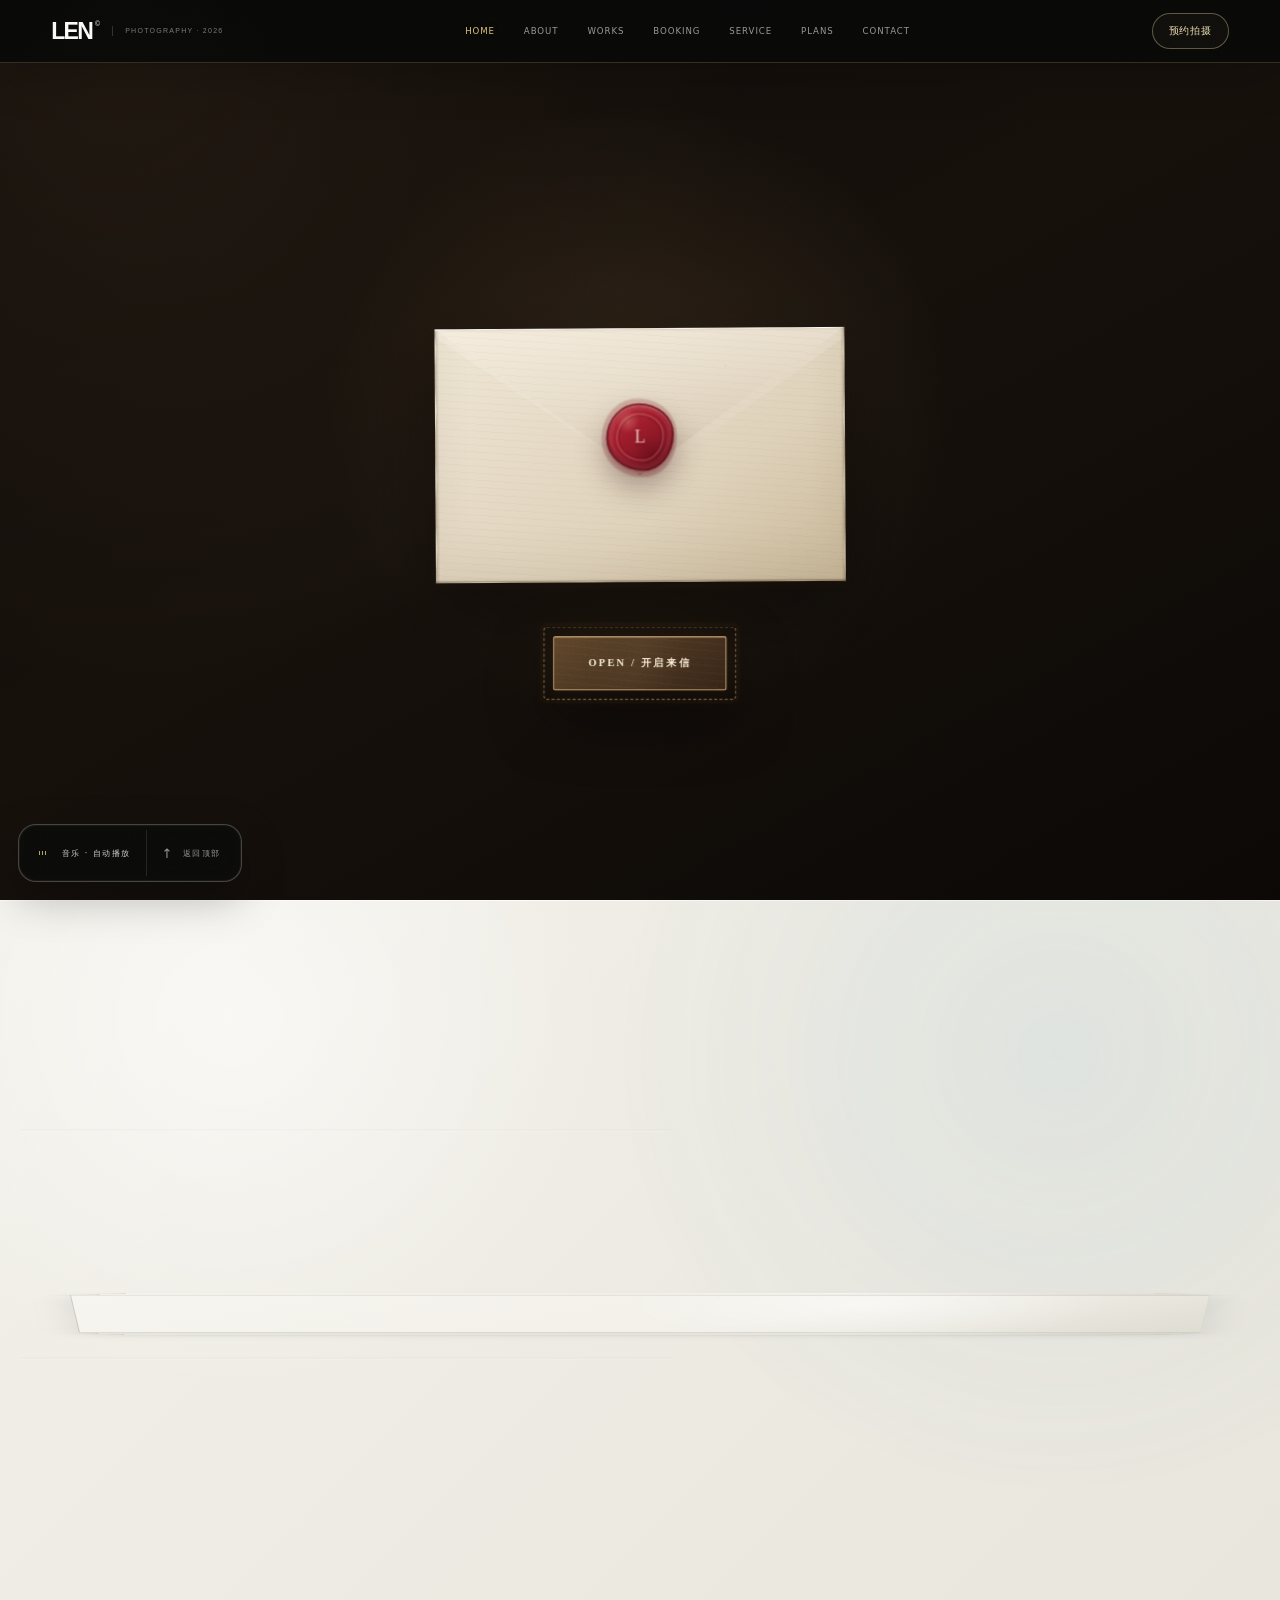
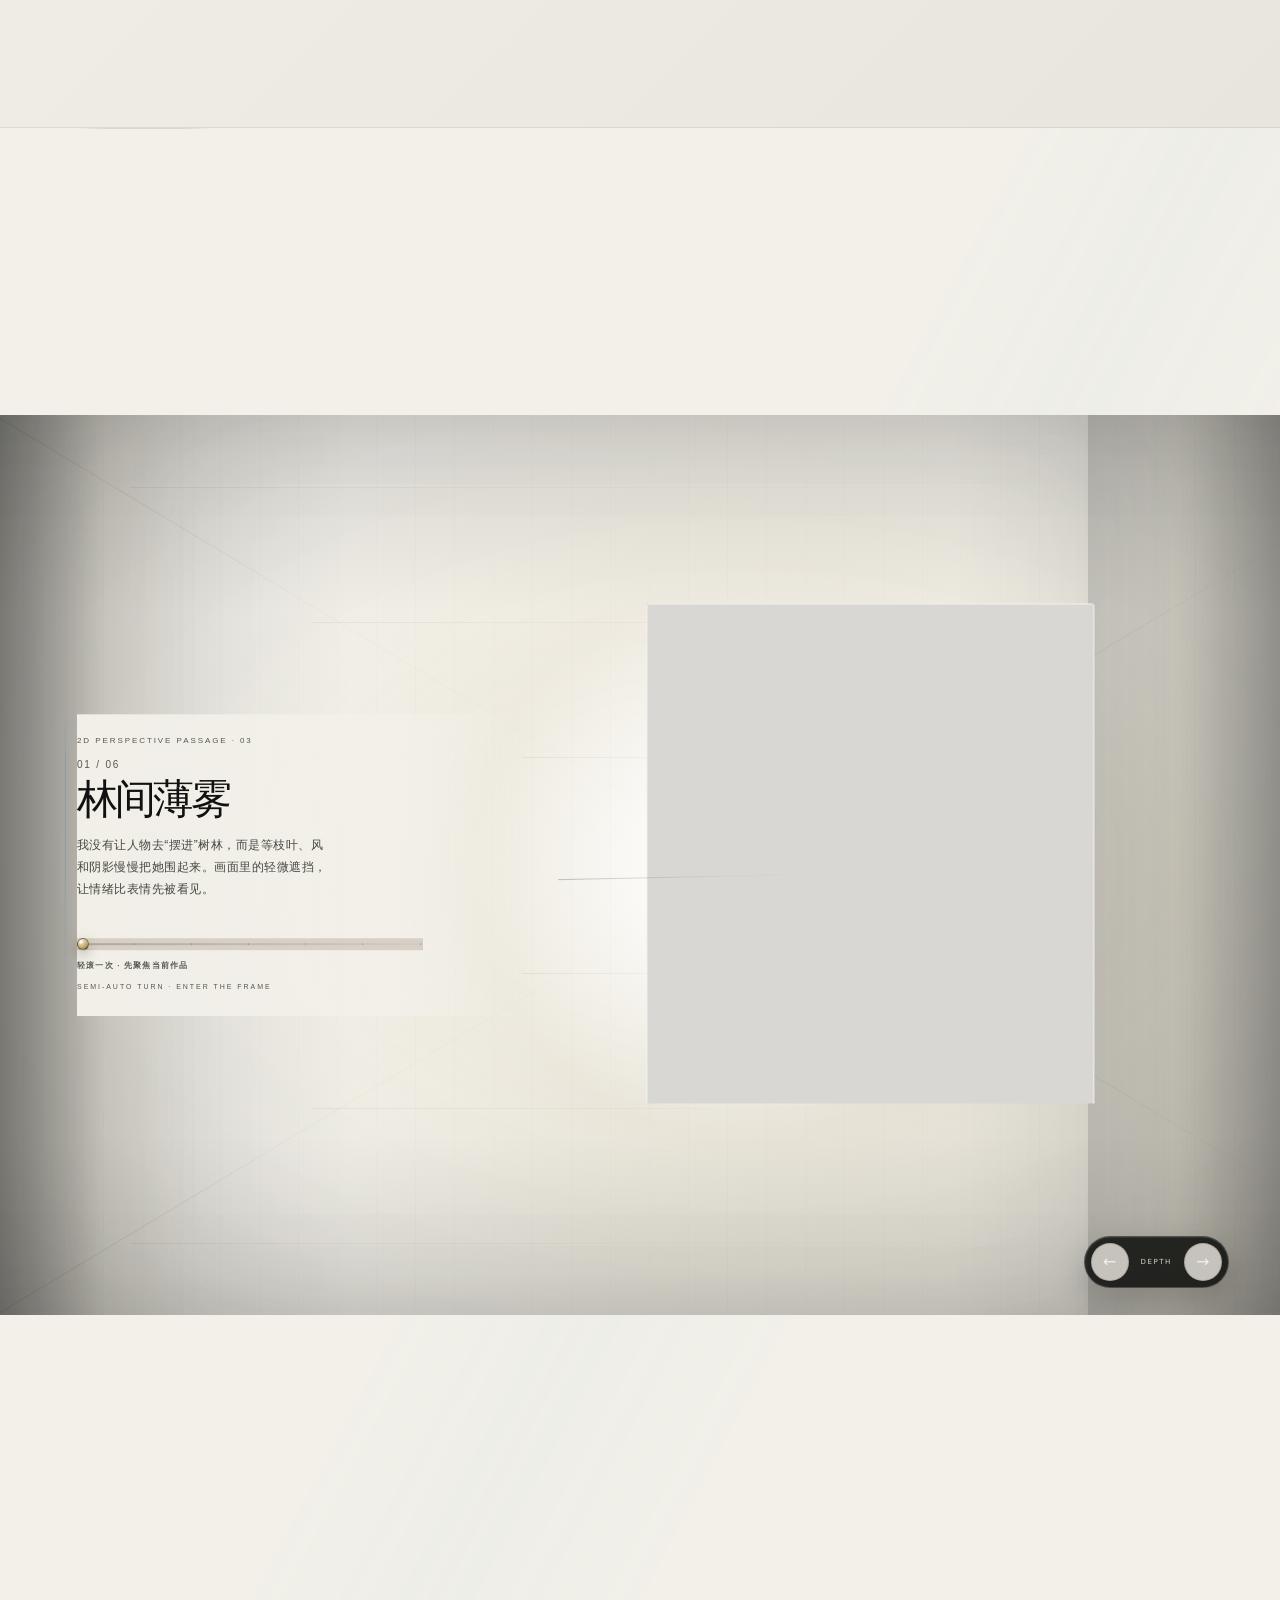
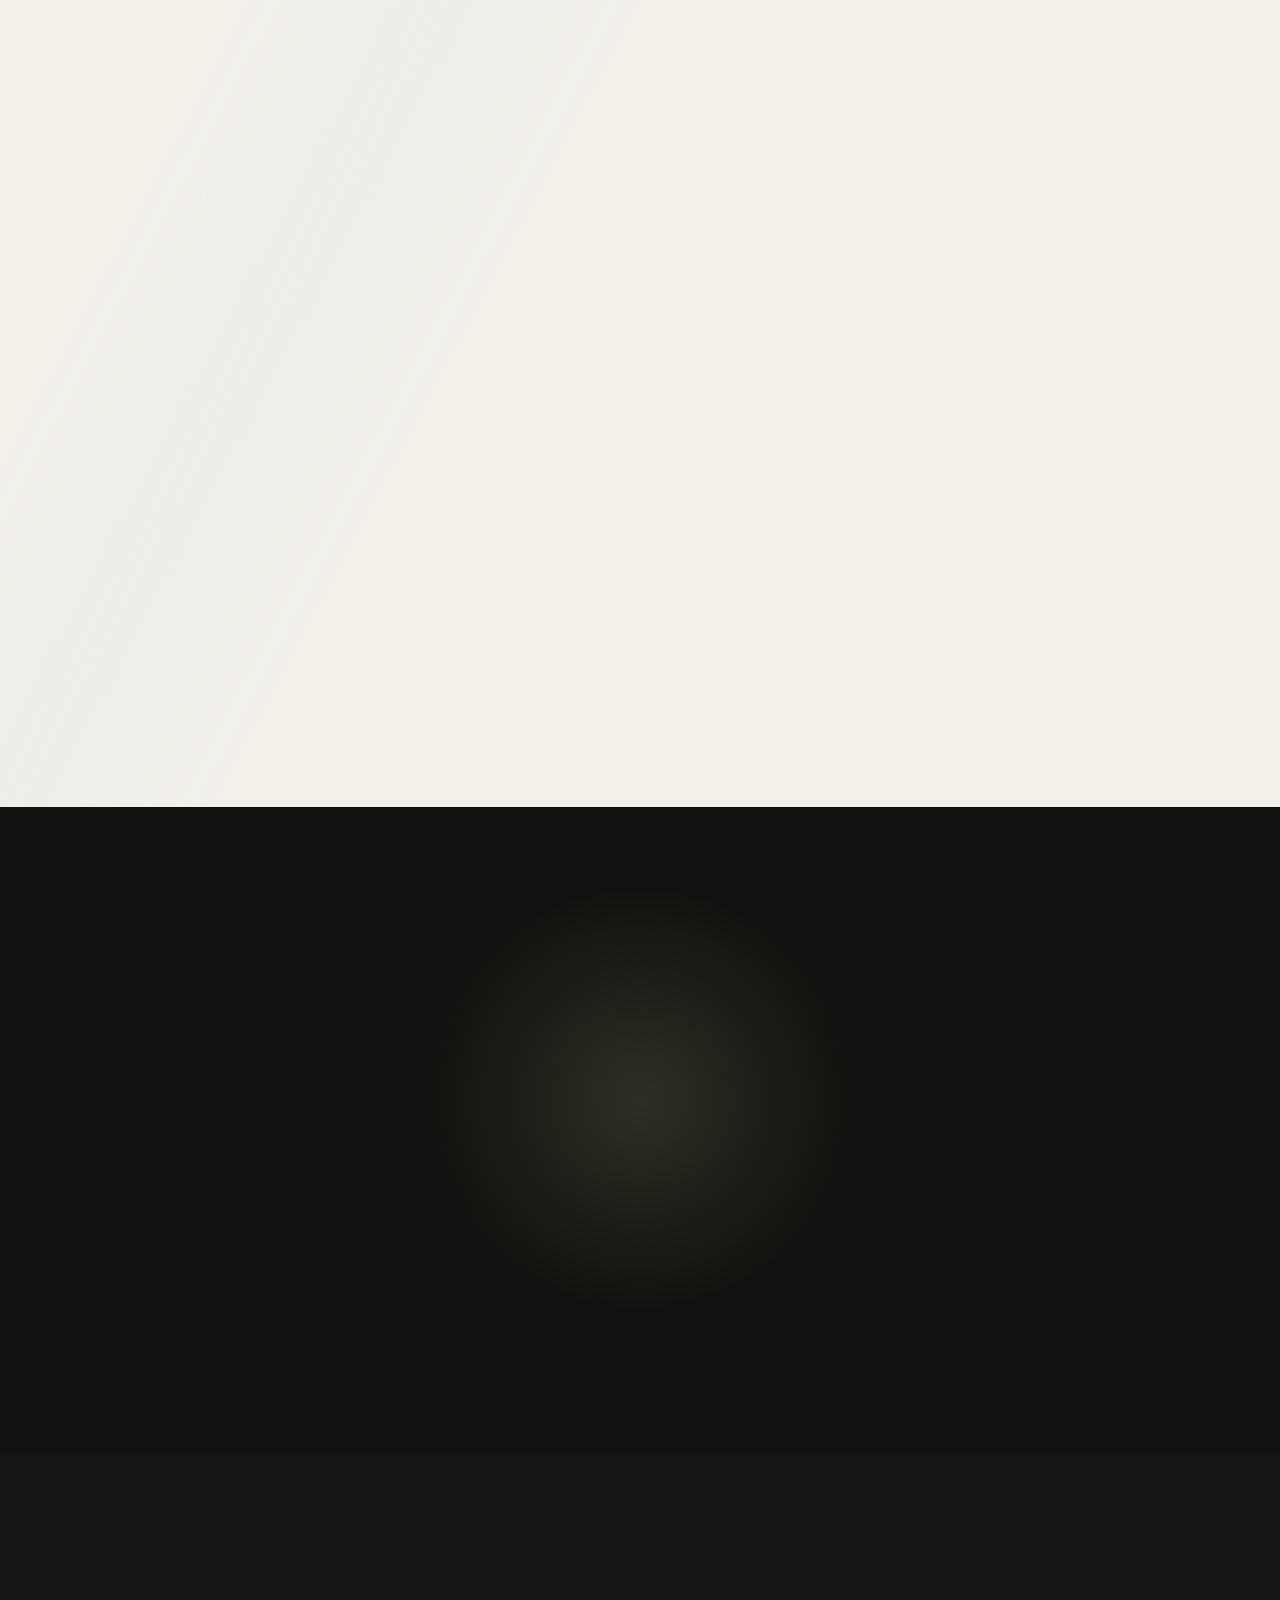
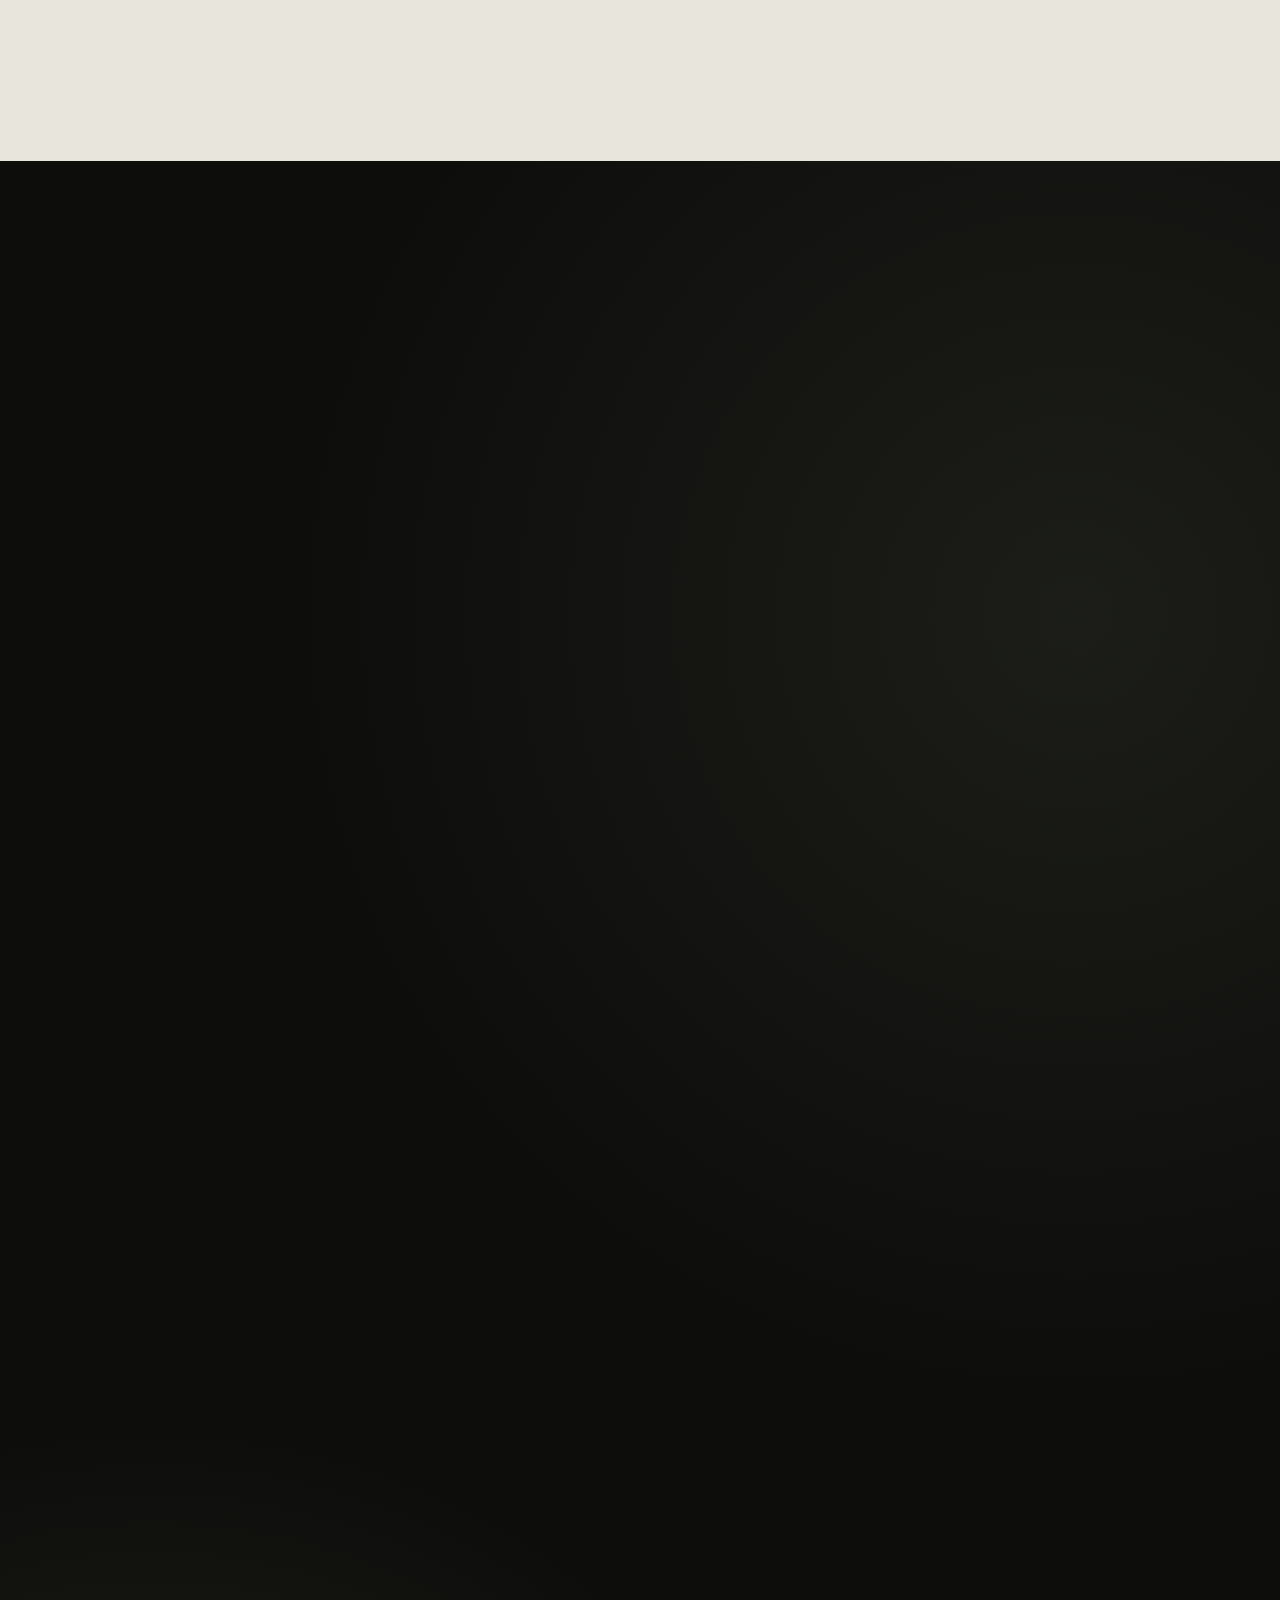
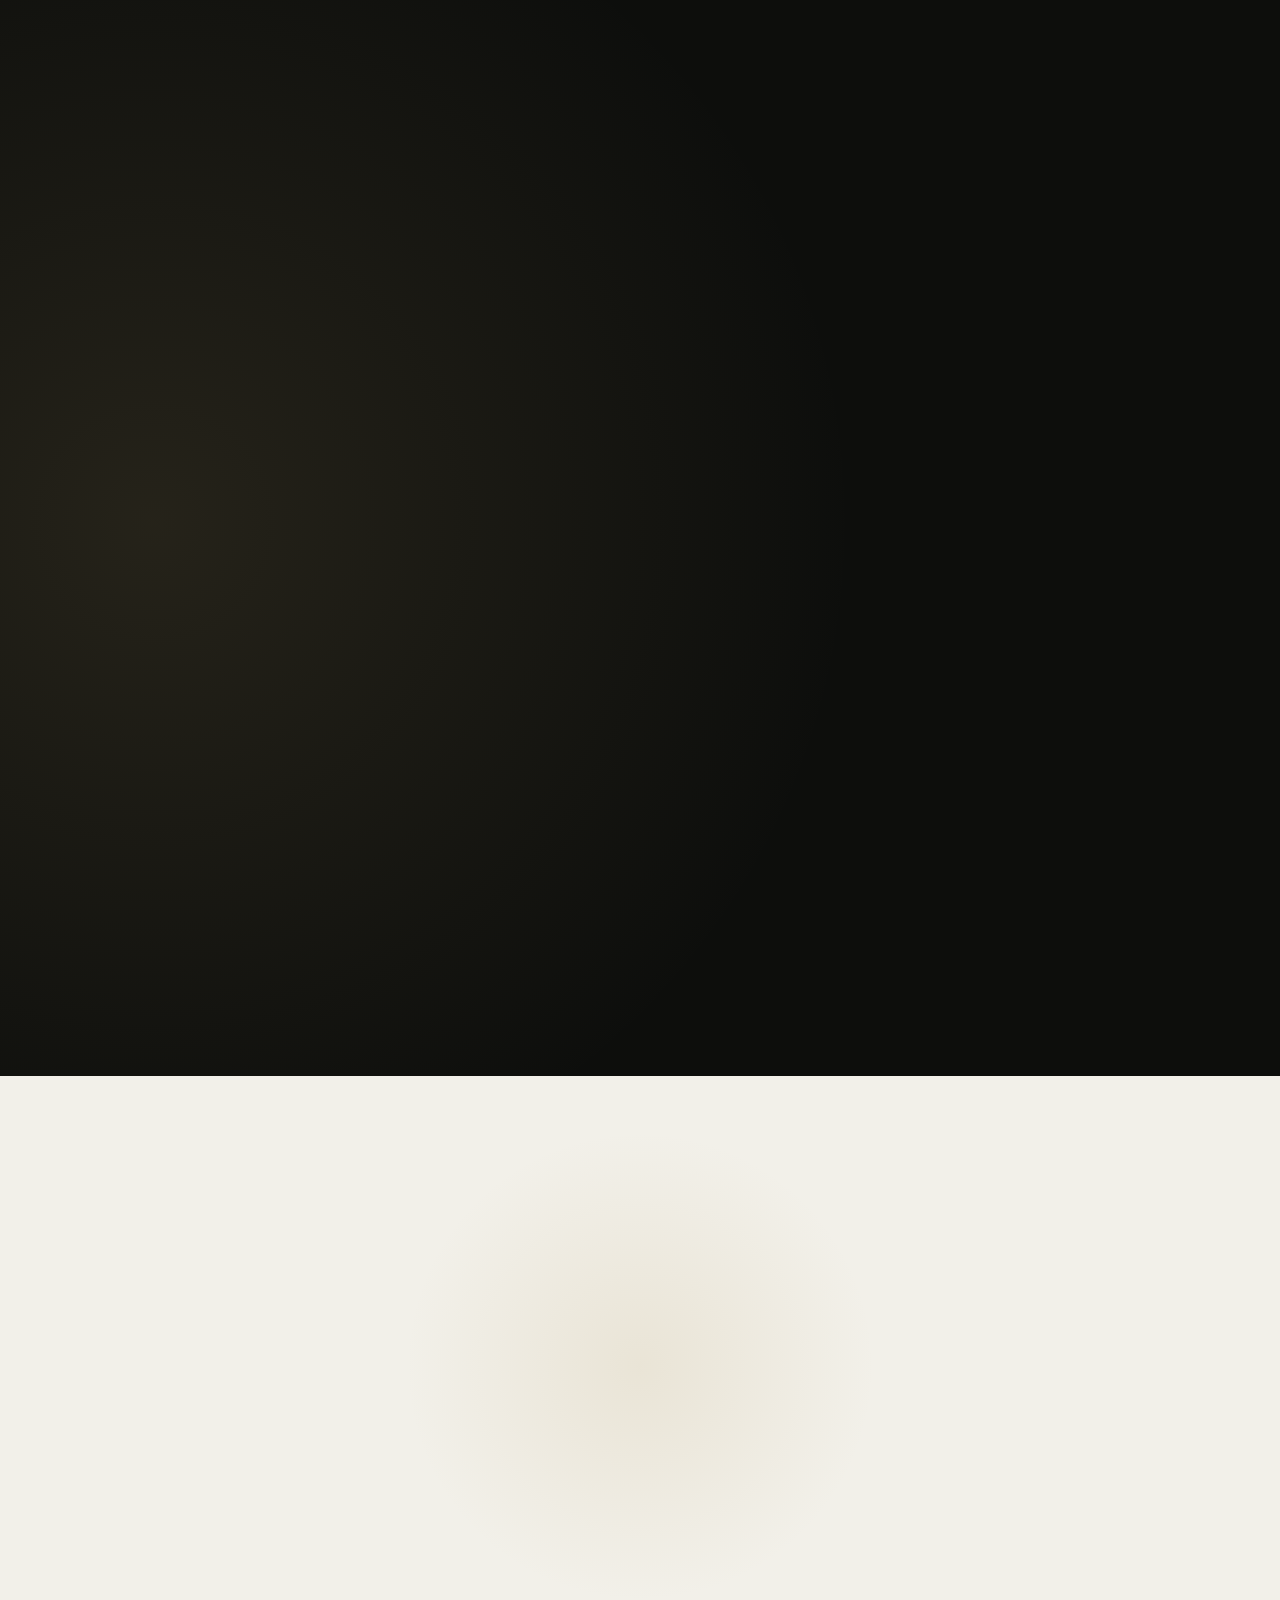
<file: LEN-site-optimized-v27/index.html>
<!DOCTYPE html>
<html lang="zh-CN" class="intro-lock"><head>
  <meta charset="UTF-8">
  <meta name="viewport" content="width=device-width, initial-scale=1, viewport-fit=cover">
  <meta name="description" content="LEN 摄影作品集——专注光影与情绪，提供南京人像、情侣、婚礼与定制影像服务。">
  <meta name="theme-color" content="#11120f">
  <meta name="color-scheme" content="dark light">
  <meta name="format-detection" content="telephone=no">
  <title>LEN 摄影｜专注光影与情绪</title>
  <link rel="preload" as="image" href="assets/hero.webp" fetchpriority="high">
  <style>
    :root {
      --ink: #11120f;
      --paper: #f2f0e9;
      --paper-2: #e8e5dc;
      --white: #faf9f5;
      --muted: #96988f;
      --line: rgba(17, 18, 15, 0.16);
      --gold: #b9a16c;
      --shadow: 0 24px 70px rgba(0, 0, 0, 0.22);
      --ease-out-expo: cubic-bezier(.16, 1, .3, 1);
      --ease-out-quart: cubic-bezier(.25, 1, .5, 1);
      --ease-in-out-cubic: cubic-bezier(.65, 0, .35, 1);
      --ease-weight: cubic-bezier(.2, .78, .18, 1);
      --ease-spring: cubic-bezier(.17, .89, .32, 1.18);
    }

    * {
      box-sizing: border-box;
    }

    html {
      scroll-behavior: smooth;
      background: var(--ink);
      -webkit-text-size-adjust: 100%;
    }

    html.intro-lock,
    html.intro-lock body {
      overflow: hidden;
    }

    html.intro-lock .site-header,
    html.intro-lock main,
    html.intro-lock .site-footer {
      opacity: 0;
      transform: translateY(18px) scale(1.006);
    }

    .site-header,
    main,
    .site-footer {
      transition:
        opacity 1.25s cubic-bezier(.16,1,.3,1),
        transform 1.4s cubic-bezier(.16,1,.3,1);
    }

    html.intro-reveal .site-header,
    html.intro-reveal main,
    html.intro-reveal .site-footer {
      opacity: 1;
      transform: none;
    }

    body {
      margin: 0;
      min-width: 320px;
      overflow-x: hidden;
      overflow-x: clip;
      color: var(--ink);
      background: var(--paper);
      font-family: "Microsoft YaHei", "微软雅黑", "Source Han Sans SC",
        "思源黑体", "Noto Sans CJK SC", system-ui, -apple-system,
        BlinkMacSystemFont, "Segoe UI", sans-serif;
      -webkit-font-smoothing: antialiased;
      -webkit-text-size-adjust: 100%;
      text-rendering: optimizeLegibility;
    }

    body::after {
      content: "";
      position: fixed;
      inset: 0;
      z-index: 4800;
      opacity: .045;
      background-image:
        repeating-radial-gradient(circle at 20% 30%, rgba(255,255,255,.58) 0 1px, transparent 1px 4px),
        repeating-linear-gradient(108deg, rgba(0,0,0,.28) 0 1px, transparent 1px 5px);
      background-size: 8px 8px, 11px 11px;
      mix-blend-mode: soft-light;
      pointer-events: none;
    }

    a {
      color: inherit;
      text-decoration: none;
    }

    button,
    input {
      font: inherit;
    }

    button {
      color: inherit;
    }

    button,
    a {
      -webkit-tap-highlight-color: transparent;
      touch-action: manipulation;
    }

    img {
      display: block;
      width: 100%;
      height: 100%;
      object-fit: cover;
    }

    [hidden] {
      display: none !important;
    }

    ::selection {
      color: var(--white);
      background: #696d58;
    }

    .intro {
      position: fixed;
      inset: 0;
      z-index: 9999;
      display: grid;
      place-items: center;
      overflow: hidden;
      color: var(--white);
      background:
        radial-gradient(circle at 50% 44%, rgba(185,161,108,.12), transparent 28%),
        radial-gradient(circle at 50% 50%, #171914 0, #0d0e0c 58%);
      contain: strict;
    }

    .intro__visual {
      position: absolute;
      inset: 0;
      z-index: 0;
      overflow: hidden;
      opacity: .04;
      clip-path: inset(48.5% 0 48.5% 0);
      transform: scale(1.075);
      filter: blur(16px) brightness(.48);
      transition:
        clip-path 1.42s cubic-bezier(.76, 0, .18, 1),
        transform 2.15s var(--ease-out-expo),
        filter 1.6s var(--ease-out-quart),
        opacity .9s ease;
      will-change: clip-path, transform, filter, opacity;
    }

    .intro__visual img {
      position: absolute;
      inset: 0;
      width: 100%;
      height: 100%;
      object-fit: cover;
      object-position: center 48%;
    }

    .intro__visual::after {
      content: "";
      position: absolute;
      inset: 0;
      background:
        linear-gradient(90deg, rgba(5,8,5,.72), rgba(5,8,5,.2) 58%, rgba(5,8,5,.34)),
        linear-gradient(0deg, rgba(5,8,5,.52), transparent 52%),
        radial-gradient(circle at 52% 44%, transparent 0 18%, rgba(4,5,4,.28) 72%);
      pointer-events: none;
    }

    .intro.is-imaged .intro__visual {
      opacity: .78;
      clip-path: inset(0 0 0 0);
      transform: scale(1.022);
      filter: blur(0) brightness(.82);
    }

    .intro__exposure {
      position: absolute;
      inset: -20%;
      z-index: 1;
      opacity: 0;
      background:
        radial-gradient(ellipse at 48% 48%, rgba(235,220,178,.24), transparent 22%),
        linear-gradient(112deg, transparent 37%, rgba(255,246,218,.14) 48%, transparent 58%);
      mix-blend-mode: screen;
      transform: translate3d(-9%, 0, 0) scale(.92);
      pointer-events: none;
    }

    .intro.is-imaged .intro__exposure {
      animation: intro-exposure 1.85s var(--ease-in-out-cubic) .08s both;
    }

    .intro::before,
    .intro::after {
      content: "";
      position: absolute;
      left: 0;
      width: 100%;
      height: 50%;
      background: #0d0e0c;
    }

    .intro::before {
      top: 0;
      transform-origin: top;
    }

    .intro::after {
      bottom: 0;
      transform-origin: bottom;
    }

    .intro__brand {
      position: relative;
      z-index: 2;
      display: grid;
      justify-items: center;
      gap: 18px;
      animation: brand-in 1.18s var(--ease-spring) .08s both;
    }

    .intro__brand::before {
      content: "";
      position: absolute;
      top: 50%;
      left: 50%;
      z-index: -1;
      width: clamp(230px, 36vw, 560px);
      aspect-ratio: 1.8 / 1;
      border: 0;
      border-radius: 50%;
      background:
        radial-gradient(ellipse, rgba(209,189,134,.16), transparent 66%);
      opacity: .68;
      transform: translate3d(-50%, -50%, 0);
      pointer-events: none;
    }

    .intro__brand strong {
      position: relative;
      display: flex;
      font-family: Arial, Helvetica, sans-serif;
      font-size: clamp(68px, 10vw, 148px);
      font-weight: 700;
      line-height: 0.8;
      gap: clamp(2px, .45vw, 8px);
      letter-spacing: -0.075em;
      animation: intro-word-settle 1.55s var(--ease-spring) .18s both;
      will-change: transform, filter;
    }

    .intro__letter {
      display: inline-block;
      transform-origin: center;
      will-change: transform, opacity, filter;
    }

    .intro__letter:nth-child(1) { animation: intro-letter-in 1.1s var(--ease-out-expo) .06s both; }
    .intro__letter:nth-child(2) { animation: intro-letter-in 1.18s var(--ease-out-expo) .13s both; }
    .intro__letter:nth-child(3) { animation: intro-letter-in 1.26s var(--ease-out-expo) .2s both; }

    .intro__brand i {
      width: 72px;
      height: 1px;
      background: var(--gold);
      transform-origin: center;
      animation: line-in 1.05s var(--ease-out-expo) .45s both;
    }

    .intro__brand span {
      color: rgba(255, 255, 255, 0.58);
      font-size: 9px;
      letter-spacing: 0.5em;
      animation: intro-kicker-in .9s var(--ease-out-quart) .58s both;
    }

    .intro__progress {
      position: absolute;
      right: 50%;
      bottom: clamp(54px, 8vh, 90px);
      z-index: 3;
      width: min(380px, calc(100vw - 56px));
      transform: translateX(50%);
    }

    .intro__progress-meta {
      display: flex;
      align-items: flex-end;
      justify-content: space-between;
      gap: 20px;
      margin-bottom: 12px;
      color: rgba(255,255,255,.48);
      font: 400 8px/1 Arial, Helvetica, sans-serif;
      letter-spacing: .32em;
    }

    .intro__progress-meta b {
      color: rgba(255,255,255,.88);
      font-size: 12px;
      font-weight: 400;
      letter-spacing: .08em;
    }

    .intro__progress-meta em {
      font-style: normal;
    }

    .intro__progress-track {
      position: relative;
      height: 2px;
      overflow: hidden;
      background: rgba(255,255,255,.16);
    }

    .intro__progress-track i {
      position: absolute;
      inset: 0;
      display: block;
      background: linear-gradient(90deg, #786a4b, #d1bd86);
      box-shadow: 0 0 22px rgba(209,189,134,.35);
      transform: scaleX(0);
      transform-origin: left;
      will-change: transform;
    }

    .intro__progress-track::after {
      content: "";
      position: absolute;
      top: 0;
      bottom: 0;
      left: 0;
      width: 34%;
      background: linear-gradient(90deg, transparent, rgba(255,255,255,.96), transparent);
      filter: drop-shadow(0 0 7px rgba(209,189,134,.82));
      transform: translate3d(-130%, 0, 0);
      animation: intro-scan 1.15s cubic-bezier(.45,0,.55,1) infinite;
      will-change: transform;
      pointer-events: none;
    }

    .intro__skip {
      position: absolute;
      right: 28px;
      bottom: 26px;
      z-index: 3;
      padding: 8px 12px;
      border: 0;
      color: rgba(255, 255, 255, 0.55);
      background: transparent;
      cursor: pointer;
      transition:
        color .45s ease,
        background .45s ease,
        border-color .45s ease,
        opacity .45s ease,
        transform .7s cubic-bezier(.16,1,.3,1);
    }

    .intro.is-hidden {
      display: none;
    }

    .intro.is-leaving {
      animation: intro-out 1.08s var(--ease-in-out-cubic) forwards;
    }

    .intro.is-leaving .intro__letter {
      animation: letter-dissolve .88s cubic-bezier(.2,.72,.2,1) forwards;
    }

    .intro.is-leaving .intro__letter:nth-child(1) {
      animation-delay: 0s;
    }

    .intro.is-leaving .intro__letter:nth-child(2) {
      animation-delay: .025s;
    }

    .intro.is-leaving .intro__letter:nth-child(3) {
      animation-delay: .05s;
    }

    .intro.is-leaving .intro__brand i,
    .intro.is-leaving .intro__brand > span,
    .intro.is-leaving .intro__progress,
    .intro.is-leaving .intro__skip {
      animation: intro-detail-out .4s ease forwards;
    }

    .intro.is-leaving::before,
    .intro.is-leaving::after {
      animation: intro-panel-top .92s var(--ease-in-out-cubic) .06s forwards;
    }

    .intro.is-leaving::after {
      animation-name: intro-panel-bottom;
    }

    .intro.is-leaving .intro__visual {
      opacity: .92;
      clip-path: inset(0);
      transform: scale(1);
      filter: blur(0) brightness(.98);
      transition-duration: 1.05s;
    }

    @keyframes brand-in {
      from {
        opacity: 0;
        transform: translateY(26px) scale(.94);
      }
      72% { transform: translateY(-2px) scale(1.012); }
      to {
        opacity: 1;
        transform: none;
      }
    }

    @keyframes intro-letter-in {
      from {
        opacity: 0;
        filter: blur(12px);
        transform: translate3d(0, 34px, 0) scaleY(.84);
      }
      68% {
        opacity: 1;
        filter: blur(0);
        transform: translate3d(0, -2px, 0) scaleY(1.02);
      }
      to { opacity: 1; filter: blur(0); transform: none; }
    }

    @keyframes intro-word-settle {
      from { letter-spacing: .18em; transform: scale(.965); }
      72% { letter-spacing: -.09em; transform: scale(1.012); }
      to { letter-spacing: -.075em; transform: scale(1); }
    }

    @keyframes intro-kicker-in {
      from { opacity: 0; letter-spacing: .82em; transform: translateY(8px); }
      to { opacity: 1; letter-spacing: .5em; transform: none; }
    }

    @keyframes intro-exposure {
      0% { opacity: 0; transform: translate3d(-10%, 0, 0) scale(.92); }
      38% { opacity: .8; }
      64% { opacity: .34; }
      100% { opacity: 0; transform: translate3d(10%, 0, 0) scale(1.08); }
    }

    @keyframes intro-panel-top {
      to { opacity: 0; transform: translate3d(0, -102%, 0); }
    }

    @keyframes intro-panel-bottom {
      to { opacity: 0; transform: translate3d(0, 102%, 0); }
    }

    @keyframes intro-orbit {
      to {
        transform: translate3d(-50%, -50%, 0) rotate(360deg);
      }
    }

    @keyframes intro-breathe {
      from {
        filter: drop-shadow(0 0 0 rgba(209,189,134,0));
        transform: scale(1);
      }
      to {
        filter: drop-shadow(0 0 18px rgba(209,189,134,.18));
        transform: scale(1.035);
      }
    }

    @keyframes intro-scan {
      0% { transform: translate3d(-130%, 0, 0); }
      100% { transform: translate3d(390%, 0, 0); }
    }

    @keyframes line-in {
      from { transform: scaleX(0); }
      to { transform: scaleX(1); }
    }

    @keyframes letter-dissolve {
      0% {
        opacity: 1;
        filter: blur(0);
        transform: translate3d(0, 0, 0) scale(1);
      }
      42% {
        opacity: .92;
      }
      100% {
        opacity: 0;
        filter: blur(14px);
        transform: translate3d(0, -1.5vh, 0) scale(1.85);
      }
    }

    @keyframes intro-curtain-out {
      to {
        opacity: 0;
      }
    }

    @keyframes intro-detail-out {
      to {
        opacity: 0;
        filter: blur(6px);
        transform: translateY(12px);
      }
    }

    @keyframes intro-out {
      0% {
        opacity: 1;
        background: rgba(13,14,12,1);
      }
      36% {
        background: rgba(13,14,12,.72);
      }
      to {
        opacity: 0;
        background: rgba(13,14,12,0);
        visibility: hidden;
        pointer-events: none;
      }
    }

    .music-toggle {
      position: relative;
      z-index: 1;
      display: inline-flex;
      align-items: center;
      gap: 10px;
      min-height: 46px;
      padding: 0 15px;
      border: 0;
      border-radius: 13px 0 0 13px;
      color: rgba(255,255,255,.76);
      background: transparent;
      font-size: 8px;
      letter-spacing: .18em;
      cursor: pointer;
      -webkit-backdrop-filter: blur(14px);
      backdrop-filter: blur(14px);
      transition:
        color .3s ease,
        border-color .3s ease,
        background .3s ease;
    }

    .music-toggle:hover,
    .music-toggle:focus-visible {
      color: var(--white);
      background: rgba(255,255,255,.1);
      outline: none;
    }

    .music-toggle__bars {
      display: flex;
      align-items: center;
      gap: 2px;
      width: 13px;
      height: 13px;
    }

    .music-toggle__bars i {
      width: 1px;
      height: 35%;
      background: var(--gold);
      transform-origin: center;
    }

    .music-toggle.is-playing .music-toggle__bars i {
      animation: music-bar .9s ease-in-out infinite alternate;
    }

    .music-toggle.is-playing .music-toggle__bars i:nth-child(2) {
      animation-delay: -.48s;
    }

    .music-toggle.is-playing .music-toggle__bars i:nth-child(3) {
      animation-delay: -.22s;
    }

    .music-toggle.is-pending {
      color: #e2ca8e;
    }

    @keyframes music-bar {
      from { transform: scaleY(.55); }
      to { transform: scaleY(2.7); }
    }

    .floating-controls {
      position: fixed;
      bottom: max(18px, env(safe-area-inset-bottom));
      left: max(18px, env(safe-area-inset-left));
      z-index: 10002;
      display: flex;
      align-items: center;
      gap: 0;
      padding: 5px;
      border: 1px solid rgba(255,255,255,.24);
      border-radius: 18px;
      background: rgba(12,13,11,.84);
      box-shadow:
        0 16px 44px rgba(0,0,0,.26),
        0 0 0 1px rgba(185,161,108,.08) inset;
      -webkit-backdrop-filter: blur(20px) saturate(1.2);
      backdrop-filter: blur(20px) saturate(1.2);
      transition:
        opacity .7s cubic-bezier(.16,1,.3,1),
        transform .7s cubic-bezier(.16,1,.3,1);
    }

    html.intro-lock .floating-controls {
      opacity: 0;
      transform: translateY(12px);
      pointer-events: none;
    }

    .back-to-top {
      display: inline-flex;
      align-items: center;
      gap: 9px;
      min-height: 46px;
      padding: 0 15px;
      border: 0;
      border-left: 1px solid rgba(255,255,255,.16);
      border-radius: 0 13px 13px 0;
      color: rgba(255,255,255,.76);
      background: transparent;
      font-size: 8px;
      letter-spacing: .18em;
      opacity: .72;
      cursor: pointer;
      transform: none;
      pointer-events: auto;
      -webkit-backdrop-filter: blur(14px);
      backdrop-filter: blur(14px);
      transition:
        opacity .35s ease,
        transform .35s ease,
        color .25s ease,
        background .25s ease;
    }

    .back-to-top::before {
      content: "↑";
      font-size: 13px;
      line-height: 1;
    }

    .back-to-top.is-visible {
      opacity: 1;
      transform: none;
      pointer-events: auto;
    }

    .back-to-top:hover,
    .back-to-top:focus-visible {
      color: var(--white);
      background: rgba(255,255,255,.1);
      outline: none;
    }

    .site-header {
      position: fixed;
      top: 0;
      left: 0;
      z-index: 3000;
      display: grid;
      grid-template-columns: auto 1fr auto;
      align-items: center;
      gap: clamp(24px, 4vw, 72px);
      width: 100%;
      padding: 13px clamp(20px, 4vw, 72px);
      color: var(--white);
      background: rgba(8,9,8,.72);
      border-bottom: 1px solid rgba(255,255,255,.13);
      -webkit-backdrop-filter: blur(18px);
      backdrop-filter: blur(18px);
      transition:
        padding .35s ease,
        background .35s ease,
        border-color .35s ease,
        opacity 1.05s cubic-bezier(.2,.72,.2,1),
        transform 1.05s cubic-bezier(.2,.72,.2,1);
    }

    .site-header.is-scrolled {
      padding-top: 9px;
      padding-bottom: 9px;
      background: rgba(8,9,8,.94);
      border-color: rgba(255,255,255,.2);
    }

    .wordmark {
      display: flex;
      align-items: center;
      gap: 12px;
      width: max-content;
      font-family: Arial, Helvetica, sans-serif;
      font-size: 23px;
      font-weight: 800;
      line-height: 1;
      letter-spacing: -0.075em;
    }

    .wordmark sup {
      margin-left: 3px;
      font-size: 7px;
      font-weight: 400;
      vertical-align: top;
      letter-spacing: 0;
    }

    .wordmark__meta {
      padding-left: 12px;
      border-left: 1px solid rgba(255,255,255,.22);
      color: rgba(255,255,255,.45);
      font: 400 7px/1.35 "Microsoft YaHei", "微软雅黑", sans-serif;
      letter-spacing: .18em;
    }

    .site-nav {
      display: flex;
      align-items: center;
      justify-self: center;
      gap: clamp(3px, .55vw, 10px);
      padding: 0;
      border: 0;
      background: transparent;
      font-size: 10px;
    }

    .site-nav a,
    .header-cta {
      position: relative;
    }

    .site-nav a {
      padding: 9px 12px;
      border-radius: 999px;
      color: rgba(255,255,255,.54);
      letter-spacing: .08em;
      transition:
        color .3s ease,
        background .3s ease,
        box-shadow .3s ease;
    }

    .site-nav a::after {
      display: none;
    }

    .site-nav a:hover::after,
    .site-nav a:focus-visible::after {
      display: none;
    }

    .site-nav a:hover,
    .site-nav a:focus-visible {
      color: var(--white);
      outline: none;
    }

    .site-nav a.is-active {
      color: #11120f;
      background: #d5c38e;
      box-shadow: 0 0 20px rgba(213,195,142,.22);
    }

    .header-actions {
      display: flex;
      align-items: center;
      justify-self: end;
      gap: 9px;
    }

    .site-header .music-toggle {
      min-height: 36px;
      padding: 0 12px;
      border-color: rgba(255,255,255,.16);
      background: transparent;
    }

    .header-cta {
      justify-self: end;
      padding: 10px 16px;
      border: 1px solid rgba(255, 255, 255, 0.36);
      border-radius: 999px;
      font-size: 10px;
      letter-spacing: .08em;
      transition: color 0.3s ease, background 0.3s ease;
    }

    .header-cta:hover,
    .header-cta:focus-visible {
      color: var(--ink);
      background: var(--white);
    }

    .hero {
      position: relative;
      height: min(100vh, 960px);
      height: min(100svh, 960px);
      min-height: 680px;
      overflow: hidden;
      color: var(--white);
      background: #1b1d17;
    }

    .hero .hero__media.has-photo > img,
    .hero .hero__media.has-photo:hover > img,
    .hero .hero__media.has-photo:focus-visible > img {
      object-position: center 48%;
      image-rendering: auto;
      filter: saturate(1.015) contrast(1.02);
    }

    .media {
      position: relative;
      overflow: hidden;
      background: #20231d;
    }

    .media > img {
      position: absolute;
      inset: 0;
      z-index: 2;
    }

    .media.has-photo {
      cursor: pointer;
    }

    .media.has-photo::before {
      content: "";
      position: absolute;
      inset: 0;
      z-index: 3;
      background:
        linear-gradient(125deg, rgba(255,255,255,.13), transparent 32%),
        linear-gradient(0deg, rgba(10,11,9,.22), transparent 40%);
      opacity: 0;
      transition: opacity .55s ease;
      pointer-events: none;
    }

    .works .media.has-photo > img {
      transition:
        transform .9s cubic-bezier(.18,.75,.2,1),
        filter .7s ease;
      backface-visibility: hidden;
    }

    .media.has-photo:hover::before,
    .media.has-photo:focus-visible::before {
      opacity: 1;
    }

    .works .media.has-photo:hover > img,
    .works .media.has-photo:focus-visible > img {
      filter: saturate(1.06) contrast(1.025);
      transform: scale(1.045);
    }

    .media.has-photo:focus-visible {
      outline: 2px solid var(--gold);
      outline-offset: 4px;
    }

    .media.has-gallery::after {
      content: "进入组图 · " attr(data-gallery-count);
      position: absolute;
      right: 12px;
      bottom: 12px;
      z-index: 5;
      padding: 7px 9px;
      color: rgba(255,255,255,.86);
      background: rgba(10,11,9,.62);
      border: 1px solid rgba(255,255,255,.2);
      font-size: 8px;
      letter-spacing: .14em;
      pointer-events: none;
      backdrop-filter: blur(10px);
    }

    .hero__media.has-photo > img {
      transition-duration: 1.2s;
    }

    .work-card {
      transition: transform .8s cubic-bezier(.16,1,.3,1);
    }

    .work-card:hover {
      transform: translateY(-5px);
    }

    .work-card figcaption {
      transition: transform .55s cubic-bezier(.18,.75,.2,1);
    }

    .work-card:hover figcaption {
      transform: translateY(4px);
    }

    .photo-placeholder {
      position: absolute;
      inset: 0;
      overflow: hidden;
      background:
        radial-gradient(circle at 67% 28%, rgba(188, 191, 146, 0.34), transparent 22%),
        radial-gradient(circle at 48% 70%, rgba(162, 117, 83, 0.28), transparent 24%),
        linear-gradient(115deg, #0f140f 0%, #2e3927 38%, #6d7150 62%, #171a15 100%);
    }

    .photo-placeholder::before {
      content: "";
      position: absolute;
      top: 8%;
      right: 15%;
      width: min(37vw, 520px);
      height: min(78vh, 760px);
      border-radius: 52% 48% 16% 22% / 31% 39% 61% 69%;
      background:
        radial-gradient(circle at 56% 19%, #ba9e84 0 8%, transparent 9%),
        radial-gradient(ellipse at 53% 21%, #221f1b 0 16%, transparent 17%),
        linear-gradient(168deg, #746b5d 0 31%, #b2a48e 32% 65%, #4f4d42 66%);
      opacity: 0.83;
      filter: blur(1px);
      transform: rotate(3deg);
      box-shadow: var(--shadow);
    }

    .photo-placeholder::after {
      content: "";
      position: absolute;
      inset: 0;
      background:
        repeating-linear-gradient(90deg, transparent 0 8%, rgba(255,255,255,.025) 8.1% 8.2%),
        linear-gradient(90deg, rgba(0, 0, 0, 0.55), transparent 48%, rgba(0, 0, 0, 0.12));
      mix-blend-mode: soft-light;
    }

    .hero__media {
      position: absolute;
      inset: 0;
    }

    .hero__shade {
      position: absolute;
      inset: 0;
      z-index: 4;
      background:
        linear-gradient(90deg, rgba(5, 8, 5, 0.66) 0%, rgba(5, 8, 5, 0.12) 55%, rgba(5, 8, 5, 0.28) 100%),
        linear-gradient(0deg, rgba(5, 8, 5, 0.42), transparent 45%);
      pointer-events: none;
    }

    .hero__meta {
      position: absolute;
      top: 15%;
      right: 3.2vw;
      left: 3.2vw;
      z-index: 5;
      display: flex;
      justify-content: space-between;
      color: rgba(255, 255, 255, 0.68);
      font-size: 10px;
      letter-spacing: 0.18em;
    }

    .hero__copy {
      position: absolute;
      bottom: 8.5%;
      left: clamp(28px, 8vw, 132px);
      z-index: 5;
      width: min(760px, 76vw);
    }

    .eyebrow {
      margin: 0 0 22px;
      color: rgba(255, 255, 255, 0.68);
      font-size: 10px;
      font-weight: 500;
      letter-spacing: 0.42em;
      text-transform: uppercase;
    }

    .hero h1 {
      margin: 0;
      font-family: "Songti SC", "STSong", "SimSun", "宋体", serif;
      font-size: clamp(58px, 8.4vw, 136px);
      font-weight: 400;
      line-height: 0.88;
      letter-spacing: -0.075em;
    }

    .hero h1 span {
      display: block;
    }

    .hero__intro {
      margin: 32px 0 0 5px;
      color: rgba(255, 255, 255, 0.72);
      font-size: clamp(12px, 1vw, 15px);
      line-height: 1.9;
    }

    .scroll-cue {
      position: absolute;
      right: 3.4vw;
      bottom: 7.5%;
      z-index: 5;
      display: flex;
      align-items: center;
      gap: 18px;
      color: rgba(255, 255, 255, 0.6);
      font-size: 8px;
      letter-spacing: 0.35em;
      writing-mode: vertical-rl;
    }

    .scroll-cue i {
      display: block;
      width: 1px;
      height: 56px;
      background: rgba(255, 255, 255, 0.5);
    }

    .section {
      position: relative;
      isolation: isolate;
      overflow: hidden;
      overflow: clip;
      padding: clamp(80px, 10vw, 160px) clamp(24px, 6vw, 96px);
      scroll-margin-top: 72px;
    }

    .hero {
      scroll-margin-top: 0;
    }

    @supports (content-visibility: auto) {
      html:not(.editing) .section,
      html:not(.editing) .manifesto,
      html:not(.editing) .site-footer {
        content-visibility: auto;
        contain-intrinsic-size: auto 900px;
      }

      html:not(.editing) .manifesto {
        contain-intrinsic-size: auto 70vh;
      }
    }

    .section::before {
      content: "";
      position: absolute;
      top: 0;
      right: clamp(24px, 6vw, 96px);
      left: clamp(24px, 6vw, 96px);
      z-index: -1;
      height: 1px;
      background: linear-gradient(90deg, transparent, currentColor 22%, currentColor 78%, transparent);
      opacity: .12;
      transform: scaleX(.12);
      transform-origin: left;
      transition: transform 1.2s cubic-bezier(.2,.72,.2,1);
    }

    .section.section-in-view::before {
      transform: scaleX(1);
    }

    .section-heading {
      display: grid;
      grid-template-columns: minmax(0, 1.2fr) minmax(260px, 0.65fr);
      gap: 48px;
      align-items: end;
      margin-bottom: clamp(50px, 7vw, 100px);
    }

    .section-heading .eyebrow {
      margin-bottom: 17px;
      color: #777a70;
    }

    .section-heading h2 {
      margin: 0;
      font-family: "Songti SC", "STSong", "SimSun", "宋体", serif;
      font-size: clamp(44px, 6vw, 94px);
      font-weight: 400;
      line-height: 0.96;
      letter-spacing: -0.055em;
    }

    .section-heading > p {
      max-width: 470px;
      margin: 0;
      color: #686b63;
      font-size: 14px;
      line-height: 2;
    }

    .about {
      display: grid;
      grid-template-columns: minmax(280px, .84fr) minmax(0, 1.16fr);
      gap: clamp(54px, 9vw, 150px);
      align-items: center;
      min-height: 92svh;
      color: var(--ink);
      background: var(--paper-2);
    }

    .about__visual {
      position: relative;
      width: min(100%, 570px);
      justify-self: end;
    }

    .about__portrait {
      position: relative;
      overflow: hidden;
      aspect-ratio: 3 / 4;
      background: #d8d7d3;
      box-shadow: 0 34px 90px rgba(25,24,20,.16);
    }

    .about__portrait::after {
      content: "";
      position: absolute;
      inset: 0;
      z-index: 2;
      border: 1px solid rgba(255,255,255,.38);
      background: linear-gradient(140deg, rgba(255,255,255,.14), transparent 28%, rgba(17,18,15,.05));
      pointer-events: none;
    }

    .about__portrait img {
      position: absolute;
      top: -30.1%;
      left: -73.8%;
      width: auto;
      max-width: none;
      height: 154.8%;
      filter: saturate(.9) contrast(1.02);
      transition: transform 1.15s cubic-bezier(.18,.75,.2,1), filter .8s ease;
    }

    .about__visual:hover .about__portrait img {
      filter: saturate(1) contrast(1.025);
      transform: scale(1.025);
    }

    .about__index {
      position: absolute;
      right: -2px;
      bottom: -29px;
      color: #777a70;
      font-size: 8px;
      letter-spacing: .3em;
    }

    .about__copy {
      max-width: 780px;
    }

    .about__copy .eyebrow {
      margin: 0 0 clamp(28px, 4vw, 58px);
      color: #777a70;
    }

    .about__copy h2 {
      display: flex;
      align-items: baseline;
      gap: .25em;
      margin: 0;
      font-family: "Songti SC", "STSong", "SimSun", "宋体", serif;
      font-size: clamp(58px, 7.2vw, 112px);
      font-weight: 400;
      line-height: .9;
      letter-spacing: -.075em;
    }

    .about__copy h2 em {
      font-size: .3em;
      font-weight: 400;
      letter-spacing: -.02em;
    }

    .about__role {
      display: flex;
      align-items: center;
      gap: 15px;
      margin: 32px 0 22px;
      font-family: "Songti SC", "STSong", "SimSun", "宋体", serif;
      font-size: clamp(20px, 2vw, 31px);
    }

    .about__role::before {
      content: "";
      width: 4px;
      height: 1.55em;
      background: var(--gold);
    }

    .about__bio {
      max-width: 720px;
      margin: 0 0 13px;
      color: #55584f;
      font-size: clamp(14px, 1.18vw, 17px);
      line-height: 1.9;
    }

    .about__facts {
      display: grid;
      grid-template-columns: repeat(3, minmax(0, 1fr));
      gap: 1px;
      margin-top: clamp(36px, 5vw, 68px);
      background: rgba(17,18,15,.14);
      border: 1px solid rgba(17,18,15,.14);
    }

    .about__facts span {
      min-height: 84px;
      padding: 18px;
      background: var(--paper-2);
      color: #73766d;
      font-size: 8px;
      line-height: 1.75;
      letter-spacing: .18em;
      transition: color .55s ease, background .55s ease, transform .75s cubic-bezier(.16,1,.3,1);
    }

    .about__facts span:hover {
      z-index: 1;
      color: var(--white);
      background: var(--ink);
      transform: translateY(-4px);
    }

    .works {
      background: var(--paper);
    }

    .works-grid {
      display: grid;
      grid-template-columns: repeat(12, minmax(0, 1fr));
      gap: clamp(18px, 2.4vw, 38px);
      align-items: start;
    }

    .work-card {
      grid-column: span 4;
      margin: 0;
    }

    .work-card:nth-child(1),
    .work-card:nth-child(5) {
      grid-column: span 5;
    }

    .work-card:nth-child(2),
    .work-card:nth-child(4) {
      grid-column: span 3;
      margin-top: 10vw;
    }

    .work-card:nth-child(3),
    .work-card:nth-child(6) {
      grid-column: span 4;
      margin-top: 3vw;
    }

    .work-card .media {
      aspect-ratio: 4 / 5;
    }

    .work-card:nth-child(3) .media,
    .work-card:nth-child(6) .media {
      aspect-ratio: 1 / 1.18;
    }

    .card-placeholder {
      position: absolute;
      inset: 0;
      display: flex;
      align-items: flex-end;
      padding: 22px;
      color: rgba(255, 255, 255, 0.56);
      background:
        radial-gradient(circle at 68% 28%, rgba(255,255,255,.18), transparent 10%),
        linear-gradient(145deg, var(--c1), var(--c2));
    }

    .card-placeholder::before {
      content: "";
      position: absolute;
      top: 13%;
      right: 17%;
      width: 48%;
      height: 72%;
      border-radius: 48% 52% 16% 18% / 28% 30% 70% 72%;
      background: linear-gradient(160deg, rgba(255,255,255,.2), rgba(0,0,0,.36));
      box-shadow: 0 30px 60px rgba(0,0,0,.25);
      transform: rotate(var(--r, 2deg));
    }

    .card-placeholder::after {
      content: "";
      position: absolute;
      inset: 0;
      background:
        linear-gradient(115deg, rgba(255,255,255,.08), transparent 30%),
        repeating-linear-gradient(0deg, transparent 0 7px, rgba(255,255,255,.018) 8px);
    }

    .card-placeholder span {
      position: relative;
      z-index: 1;
      font-size: 8px;
      letter-spacing: 0.32em;
    }

    .tone-1 { --c1: #172019; --c2: #7f805d; --r: 4deg; }
    .tone-2 { --c1: #2b2926; --c2: #8b7666; --r: -5deg; }
    .tone-3 { --c1: #171d25; --c2: #526276; --r: 1deg; }
    .tone-4 { --c1: #1e1a1b; --c2: #694b52; --r: -2deg; }
    .tone-5 { --c1: #20241f; --c2: #7a715d; --r: 6deg; }
    .tone-6 { --c1: #25231f; --c2: #918b7d; --r: -3deg; }

    .work-card figcaption {
      display: flex;
      justify-content: space-between;
      gap: 18px;
      padding: 16px 2px 0;
      border-top: 1px solid transparent;
    }

    .work-card h3 {
      margin: 0;
      font-family: "Songti SC", "STSong", "SimSun", "宋体", serif;
      font-size: clamp(18px, 1.8vw, 26px);
      font-weight: 400;
    }

    .work-card p {
      margin: 5px 0 0;
      color: #85887f;
      font-size: 9px;
      letter-spacing: 0.18em;
    }

    .work-card b {
      color: #9a9c94;
      font-size: 10px;
      font-weight: 400;
    }

    .manifesto {
      display: grid;
      place-items: center;
      min-height: 72vh;
      padding: 100px 24px;
      color: var(--white);
      text-align: center;
      background:
        radial-gradient(circle at 50% 45%, rgba(148, 141, 106, 0.23), transparent 28%),
        #11120f;
    }

    .manifesto__inner {
      max-width: 980px;
      transition: transform .8s cubic-bezier(.2,.72,.2,1);
    }

    .manifesto p {
      margin: 0;
      font-family: "Songti SC", "STSong", "SimSun", "宋体", serif;
      font-size: clamp(36px, 5.6vw, 82px);
      font-weight: 400;
      line-height: 1.35;
      letter-spacing: -0.045em;
    }

    .manifesto span {
      display: block;
      margin-top: 40px;
      color: rgba(255,255,255,.45);
      font-size: 9px;
      letter-spacing: 0.34em;
    }

    .manifesto:hover .manifesto__inner {
      transform: scale(1.008);
    }

    .services {
      background: var(--paper-2);
    }

    .package-grid {
      display: grid;
      grid-template-columns: repeat(3, minmax(0, 1fr));
      border-top: 1px solid var(--line);
      border-left: 1px solid var(--line);
    }

    .package {
      position: relative;
      min-height: 540px;
      padding: clamp(28px, 3.5vw, 56px);
      border-right: 1px solid var(--line);
      border-bottom: 1px solid var(--line);
      transition: color 0.35s ease, background 0.35s ease;
    }

    .package:hover,
    .package--featured {
      color: var(--white);
      background: var(--ink);
    }

    .package__tag {
      display: inline-flex;
      min-height: 22px;
      align-items: center;
      margin-bottom: 54px;
      color: #85877e;
      font-size: 8px;
      letter-spacing: 0.25em;
    }

    .package--featured .package__tag {
      color: var(--gold);
    }

    .package h3 {
      margin: 0;
      font-family: "Songti SC", "STSong", "SimSun", "宋体", serif;
      font-size: clamp(30px, 3vw, 47px);
      font-weight: 400;
    }

    .package__price {
      margin: 24px 0 0;
      font-family: Arial, Helvetica, sans-serif;
      font-size: clamp(44px, 5vw, 76px);
      font-weight: 500;
      line-height: 1;
      letter-spacing: -0.06em;
    }

    .package__price small {
      margin-right: 6px;
      font-size: 15px;
      letter-spacing: 0;
    }

    .package__note {
      min-height: 24px;
      margin: 14px 0 52px;
      color: #8a8c83;
      font-size: 11px;
    }

    .package ul {
      display: grid;
      gap: 17px;
      margin: 0;
      padding: 0;
      list-style: none;
      color: #75786f;
      font-size: 13px;
    }

    .package:hover ul,
    .package--featured ul {
      color: rgba(255,255,255,.62);
    }

    .package li {
      display: flex;
      gap: 12px;
    }

    .package li::before {
      content: "—";
      color: var(--gold);
    }

    .booking {
      color: var(--white);
      background: #161714;
    }

    .booking .section-heading .eyebrow,
    .booking .section-heading > p {
      color: rgba(255,255,255,.48);
    }

    .booking-steps {
      display: grid;
      grid-template-columns: repeat(4, minmax(0, 1fr));
      border-top: 1px solid rgba(255,255,255,.16);
      border-left: 1px solid rgba(255,255,255,.16);
    }

    .booking-step {
      min-height: 310px;
      padding: 30px;
      border-right: 1px solid rgba(255,255,255,.16);
      border-bottom: 1px solid rgba(255,255,255,.16);
    }

    .booking-step b {
      display: block;
      margin-bottom: 76px;
      color: var(--gold);
      font: 400 10px/1 Arial, Helvetica, sans-serif;
      letter-spacing: 0.2em;
    }

    .booking-step h3 {
      margin: 0 0 18px;
      font-family: "Songti SC", "STSong", "SimSun", "宋体", serif;
      font-size: 28px;
      font-weight: 400;
    }

    .booking-step p {
      margin: 0;
      color: rgba(255,255,255,.52);
      font-size: 12px;
      line-height: 1.9;
    }

    .contact {
      --contact-x: 50%;
      --contact-y: 35%;
      position: relative;
      overflow: hidden;
      padding-bottom: 64px;
      background: var(--paper);
    }

    .contact::before {
      content: "LEN";
      position: absolute;
      right: -0.05em;
      bottom: -0.19em;
      color: rgba(17,18,15,.035);
      font: 800 clamp(180px, 35vw, 600px)/.8 Arial, Helvetica, sans-serif;
      letter-spacing: -0.1em;
      pointer-events: none;
    }

    .contact::after {
      content: "";
      position: absolute;
      inset: 0;
      z-index: 0;
      background:
        radial-gradient(
          circle 420px at var(--contact-x) var(--contact-y),
          rgba(185,161,108,.2),
          transparent 68%
        );
      opacity: .8;
      pointer-events: none;
      transition: opacity .4s ease;
    }

    .contact__lead {
      position: relative;
      z-index: 1;
      max-width: 1050px;
    }

    .contact__lead h2 {
      margin: 0;
      font-family: "Songti SC", "STSong", "SimSun", "宋体", serif;
      font-size: clamp(48px, 7.7vw, 122px);
      font-weight: 400;
      line-height: 1.05;
      letter-spacing: -0.06em;
      transition:
        letter-spacing .7s cubic-bezier(.2,.72,.2,1),
        transform .7s cubic-bezier(.2,.72,.2,1);
    }

    .contact__lead:hover h2 {
      letter-spacing: -0.045em;
      transform: translateY(-5px);
    }

    .contact__lead p {
      max-width: 600px;
      margin: 34px 0 0;
      color: #686b63;
      font-size: 14px;
      line-height: 2;
    }

    .contact-grid {
      position: relative;
      z-index: 1;
      display: grid;
      grid-template-columns: repeat(4, minmax(0, 1fr));
      margin-top: clamp(72px, 10vw, 150px);
      border-top: 1px solid var(--line);
      border-left: 1px solid var(--line);
    }

    .contact-grid > div {
      position: relative;
      overflow: hidden;
      min-height: 150px;
      padding: 28px;
      border-right: 1px solid var(--line);
      border-bottom: 1px solid var(--line);
      transition:
        color .5s cubic-bezier(.2,.72,.2,1),
        background .5s cubic-bezier(.2,.72,.2,1),
        transform .5s cubic-bezier(.2,.72,.2,1),
        box-shadow .5s ease;
    }

    .contact-grid > div::before {
      content: "";
      position: absolute;
      inset: auto -20% -60% -20%;
      height: 130%;
      background: radial-gradient(circle, rgba(185,161,108,.3), transparent 64%);
      opacity: 0;
      transform: translateY(24px);
      transition: opacity .5s ease, transform .5s ease;
      pointer-events: none;
    }

    .contact-grid > div:hover {
      z-index: 2;
      color: var(--white);
      background: #151711;
      box-shadow: 0 24px 60px rgba(0,0,0,.16);
      transform: translateY(-6px);
    }

    .contact-grid > div:hover::before {
      opacity: 1;
      transform: none;
    }

    .contact-grid span {
      display: block;
      margin-bottom: 34px;
      color: #8e9187;
      font-size: 8px;
      letter-spacing: 0.25em;
    }

    .contact-grid p {
      position: relative;
      z-index: 1;
      margin: 0;
      font-size: clamp(13px, 1.2vw, 17px);
      line-height: 1.6;
      word-break: break-word;
    }

    .about [data-edit],
    .works [data-edit],
    .manifesto [data-edit],
    .services [data-edit],
    .booking [data-edit],
    .contact [data-edit],
    .site-footer [data-edit] {
      display: inline-block;
      transition:
        transform .4s cubic-bezier(.2,.72,.2,1),
        color .35s ease,
        text-shadow .35s ease;
    }

    @media (hover: hover) {
      .media.has-photo:hover > img,
      .media.has-photo:focus-visible > img {
        will-change: transform, filter;
      }

      .about [data-edit]:hover,
      .works [data-edit]:hover,
      .manifesto [data-edit]:hover,
      .services [data-edit]:hover,
      .booking [data-edit]:hover,
      .contact [data-edit]:hover,
      .site-footer [data-edit]:hover {
        transform: translateY(-3px);
        text-shadow: 0 10px 22px rgba(0,0,0,.12);
      }
    }

    html.editing .about [data-edit]:hover,
    html.editing .works [data-edit]:hover,
    html.editing .manifesto [data-edit]:hover,
    html.editing .services [data-edit]:hover,
    html.editing .booking [data-edit]:hover,
    html.editing .contact [data-edit]:hover,
    html.editing .site-footer [data-edit]:hover {
      transform: none;
      text-shadow: none;
    }

    [data-reveal] {
      opacity: 0;
      transform: translate3d(0, 38px, 0) scale(.992);
      transition:
        opacity 1.05s cubic-bezier(.16,1,.3,1) var(--reveal-delay, 0ms),
        transform 1.25s cubic-bezier(.16,1,.3,1) var(--reveal-delay, 0ms);
      will-change: opacity, transform;
    }

    [data-reveal].is-visible {
      opacity: 1;
      transform: translate3d(0, 0, 0) scale(1);
    }

    [data-motion] {
      will-change: translate;
    }

    .motion-surface {
      --pointer-x: 50%;
      --pointer-y: 50%;
      position: relative;
    }

    .motion-surface::after {
      content: "";
      position: absolute;
      inset: 0;
      z-index: 4;
      opacity: 0;
      background: radial-gradient(circle 280px at var(--pointer-x) var(--pointer-y), rgba(255,255,255,.12), transparent 68%);
      transition: opacity .7s cubic-bezier(.16,1,.3,1);
      pointer-events: none;
    }

    .motion-surface:hover::after {
      opacity: 1;
    }

    .site-footer {
      display: grid;
      grid-template-columns: 1fr auto 1fr;
      align-items: end;
      gap: 28px;
      padding: 40px clamp(24px, 6vw, 96px);
      color: rgba(255,255,255,.56);
      background: #0d0e0c;
      font-size: 9px;
      letter-spacing: 0.12em;
    }

    .site-footer .wordmark {
      color: var(--white);
      font-size: 28px;
    }

    .site-footer p {
      margin: 0;
      text-align: center;
    }

    .site-footer div {
      justify-self: end;
      text-align: right;
      line-height: 1.8;
    }

    html.gallery-page-open {
      overflow: hidden;
    }

    html.gallery-page-open .floating-controls,
    html.gallery-page-open .site-header {
      opacity: 0;
      pointer-events: none;
      transform: translateY(-10px);
    }

    .gallery-page {
      position: fixed;
      inset: 0;
      z-index: 11000;
      display: grid;
      grid-template-rows: auto 1fr auto;
      min-height: 100vh;
      min-height: 100svh;
      min-height: 100dvh;
      color: var(--white);
      background:
        radial-gradient(circle at 74% 18%, rgba(102,105,77,.2), transparent 32%),
        #0b0c0a;
      opacity: 0;
      transition: opacity .5s ease;
    }

    .gallery-page.is-open {
      opacity: 1;
    }

    .gallery-page__header {
      position: relative;
      z-index: 3;
      display: grid;
      grid-template-columns: 1fr auto 1fr;
      align-items: center;
      gap: 24px;
      padding: 20px clamp(18px, 3.4vw, 54px);
      border-bottom: 1px solid rgba(255,255,255,.12);
      background: rgba(11,12,10,.72);
      backdrop-filter: blur(16px);
    }

    .gallery-page__back {
      justify-self: start;
      padding: 9px 0;
      border: 0;
      color: rgba(255,255,255,.7);
      background: transparent;
      font-size: 9px;
      letter-spacing: .2em;
      cursor: pointer;
      transition: color .25s ease, transform .25s ease;
    }

    .gallery-page__back:hover,
    .gallery-page__back:focus-visible {
      color: var(--white);
      transform: translateX(-4px);
      outline: none;
    }

    .gallery-page__title {
      text-align: center;
    }

    .gallery-page__title span,
    .gallery-page__meta small {
      display: block;
      color: rgba(255,255,255,.38);
      font-size: 7px;
      letter-spacing: .28em;
    }

    .gallery-page__title h2 {
      margin: 4px 0 0;
      font-family: "Songti SC", "STSong", "SimSun", "宋体", serif;
      font-size: clamp(22px, 3vw, 38px);
      font-weight: 400;
      letter-spacing: -.03em;
    }

    .gallery-page__meta {
      justify-self: end;
      display: flex;
      align-items: center;
      gap: 15px;
      color: rgba(255,255,255,.78);
      font-size: 9px;
      letter-spacing: .16em;
    }

    .gallery-page__track {
      display: grid;
      grid-auto-flow: column;
      grid-auto-columns: min(82vw, 1080px);
      align-items: center;
      gap: clamp(28px, 5vw, 88px);
      overflow-x: auto;
      -webkit-overflow-scrolling: touch;
      overflow-y: hidden;
      padding: clamp(28px, 4vh, 60px) 9vw;
      scroll-behavior: smooth;
      scroll-snap-type: x mandatory;
      scrollbar-width: none;
      overscroll-behavior: contain;
    }

    .gallery-page__track::-webkit-scrollbar {
      display: none;
    }

    .gallery-page__item {
      position: relative;
      display: grid;
      place-items: center;
      height: 100%;
      min-height: 0;
      margin: 0;
      scroll-snap-align: center;
    }

    .gallery-page__item img {
      width: auto;
      max-width: 100%;
      height: auto;
      max-height: calc(100svh - 190px);
      max-height: calc(100dvh - 190px);
      object-fit: contain;
      box-shadow: 0 34px 110px rgba(0,0,0,.48);
    }

    .gallery-page__item figcaption {
      position: absolute;
      right: 0;
      bottom: 0;
      padding: 8px 10px;
      color: rgba(255,255,255,.48);
      background: rgba(0,0,0,.38);
      font-size: 8px;
      letter-spacing: .18em;
      backdrop-filter: blur(8px);
    }

    .gallery-page__footer {
      display: grid;
      grid-template-columns: 1fr auto;
      align-items: center;
      gap: 24px;
      padding: 14px clamp(18px, 3.4vw, 54px) 18px;
    }

    .gallery-page__progress {
      height: 1px;
      overflow: hidden;
      background: rgba(255,255,255,.14);
    }

    .gallery-page__progress i {
      display: block;
      width: 100%;
      height: 100%;
      background: var(--gold);
      transform: scaleX(0);
      transform-origin: left;
      transition: transform .35s ease;
    }

    .gallery-page__footer p {
      margin: 0;
      color: rgba(255,255,255,.4);
      font-size: 8px;
      letter-spacing: .18em;
    }

    .owner-tools {
      position: fixed;
      right: 18px;
      bottom: 18px;
      z-index: 10000;
      display: none;
      width: min(390px, calc(100vw - 36px));
      padding: 14px;
      color: #f7f6f1;
      background: rgba(14, 15, 13, 0.96);
      border: 1px solid rgba(255,255,255,.18);
      box-shadow: 0 20px 60px rgba(0,0,0,.35);
      backdrop-filter: blur(14px);
    }

    html.local-mode .owner-tools {
      display: block;
    }

    .owner-tools__title {
      display: flex;
      justify-content: space-between;
      gap: 14px;
      margin-bottom: 11px;
      font-size: 11px;
    }

    .owner-tools__title span {
      color: rgba(255,255,255,.52);
      font-size: 9px;
    }

    .owner-tools__actions {
      display: grid;
      grid-template-columns: 1fr 1fr;
      gap: 8px;
    }

    .owner-tools button {
      min-height: 40px;
      padding: 9px 12px;
      border: 1px solid rgba(255,255,255,.2);
      color: #f7f6f1;
      background: transparent;
      cursor: pointer;
    }

    .owner-tools button.primary {
      color: #12130f;
      background: #e8e1cf;
      border-color: #e8e1cf;
    }

    .owner-tools__hint {
      margin: 10px 0 0;
      color: rgba(255,255,255,.5);
      font-size: 9px;
      line-height: 1.7;
    }

    html.editing [data-edit] {
      outline: 1px dashed rgba(185,161,108,.9);
      outline-offset: 5px;
      cursor: text;
    }

    html.editing [data-image-slot] {
      outline: 2px solid rgba(185,161,108,.95);
      outline-offset: -2px;
      cursor: pointer;
    }

    html.editing [data-image-slot]::after {
      content: "管理图片 · " attr(data-gallery-count) " 张";
      position: absolute;
      top: 12px;
      right: 12px;
      bottom: auto;
      z-index: 5;
      padding: 7px 9px;
      color: #11120f;
      background: #e8e1cf;
      border: 0;
      font-size: 9px;
      letter-spacing: 0.08em;
      pointer-events: none;
      backdrop-filter: none;
    }

    .edit-toast {
      position: fixed;
      left: 50%;
      bottom: 24px;
      z-index: 10001;
      padding: 11px 16px;
      color: #11120f;
      background: #e8e1cf;
      font-size: 11px;
      opacity: 0;
      transform: translate(-50%, 14px);
      transition: opacity .25s ease, transform .25s ease;
      pointer-events: none;
    }

    .edit-toast.show {
      opacity: 1;
      transform: translate(-50%, 0);
    }

    html.lightbox-open {
      overflow: hidden;
    }

    .lightbox {
      position: fixed;
      inset: 0;
      z-index: 12000;
      display: grid;
      place-items: center;
      padding: clamp(18px, 4vw, 56px);
      color: var(--white);
      background: rgba(7,8,7,.94);
      opacity: 0;
      transition: opacity .36s ease;
      backdrop-filter: blur(16px);
    }

    .lightbox.is-open {
      opacity: 1;
    }

    .lightbox__stage {
      display: grid;
      justify-items: center;
      gap: 16px;
      width: 100%;
      height: 100%;
      transform: translateY(16px) scale(.985);
      transition: transform .55s cubic-bezier(.18,.75,.2,1);
    }

    .lightbox.is-open .lightbox__stage {
      transform: none;
    }

    .lightbox__stage img {
      width: auto;
      max-width: 100%;
      height: auto;
      max-height: calc(100vh - 112px);
      max-height: calc(100dvh - 112px);
      object-fit: contain;
      box-shadow: 0 28px 90px rgba(0,0,0,.45);
    }

    .lightbox__nav {
      position: absolute;
      top: 50%;
      z-index: 3;
      display: grid;
      width: 48px;
      height: 48px;
      place-items: center;
      padding: 0;
      border: 1px solid rgba(255,255,255,.24);
      border-radius: 50%;
      color: var(--white);
      background: rgba(0,0,0,.18);
      font: 300 30px/1 Arial, Helvetica, sans-serif;
      cursor: pointer;
      transform: translateY(-50%);
      transition: color .25s ease, background .25s ease, opacity .25s ease;
    }

    .lightbox__nav--prev {
      left: clamp(14px, 3vw, 44px);
    }

    .lightbox__nav--next {
      right: clamp(14px, 3vw, 44px);
    }

    .lightbox__nav:hover,
    .lightbox__nav:focus-visible {
      color: var(--ink);
      background: var(--white);
      outline: none;
    }

    .lightbox__nav:disabled {
      opacity: 0;
      pointer-events: none;
    }

    .lightbox__caption {
      min-height: 14px;
      margin: 0;
      color: rgba(255,255,255,.54);
      font-size: 10px;
      letter-spacing: .18em;
      text-align: center;
    }

    .lightbox__counter {
      color: rgba(255,255,255,.34);
    }

    .lightbox__close {
      position: absolute;
      top: 18px;
      right: 22px;
      z-index: 2;
      display: grid;
      width: 44px;
      height: 44px;
      place-items: center;
      padding: 0;
      border: 1px solid rgba(255,255,255,.25);
      border-radius: 50%;
      color: var(--white);
      background: rgba(0,0,0,.16);
      font: 300 25px/1 Arial, Helvetica, sans-serif;
      cursor: pointer;
      transition: color .25s ease, background .25s ease, transform .25s ease;
    }

    .lightbox__close:hover,
    .lightbox__close:focus-visible {
      color: var(--ink);
      background: var(--white);
      transform: rotate(90deg);
      outline: none;
    }

    html.editing .media.has-photo {
      cursor: pointer;
    }

    html.editing .media.has-photo:hover > img {
      filter: none;
      transform: none;
    }

    .gallery-manager {
      position: fixed;
      inset: 0;
      z-index: 13000;
      display: grid;
      place-items: center;
      padding: 20px;
      color: var(--white);
      background: rgba(7,8,7,.82);
      backdrop-filter: blur(16px);
    }

    .gallery-manager__panel {
      width: min(520px, 100%);
      padding: clamp(24px, 5vw, 42px);
      border: 1px solid rgba(255,255,255,.17);
      background: #11120f;
      box-shadow: 0 30px 100px rgba(0,0,0,.5);
    }

    .gallery-manager__eyebrow {
      margin: 0 0 12px;
      color: var(--gold);
      font-size: 8px;
      letter-spacing: .28em;
    }

    .gallery-manager h2 {
      margin: 0;
      font-family: "Songti SC", "STSong", "SimSun", "宋体", serif;
      font-size: clamp(28px, 5vw, 44px);
      font-weight: 400;
    }

    .gallery-manager__meta {
      margin: 12px 0 28px;
      color: rgba(255,255,255,.5);
      font-size: 10px;
      line-height: 1.8;
    }

    .gallery-manager__actions {
      display: grid;
      grid-template-columns: repeat(2, minmax(0, 1fr));
      gap: 8px;
    }

    .gallery-manager button {
      min-height: 44px;
      padding: 10px 13px;
      border: 1px solid rgba(255,255,255,.2);
      color: var(--white);
      background: transparent;
      font-size: 10px;
      cursor: pointer;
      transition: color .25s ease, background .25s ease, border-color .25s ease;
    }

    .gallery-manager button:hover,
    .gallery-manager button:focus-visible {
      color: var(--ink);
      background: var(--white);
      border-color: var(--white);
      outline: none;
    }

    .gallery-manager button.primary {
      color: var(--ink);
      background: #e8e1cf;
      border-color: #e8e1cf;
    }

    .gallery-manager button.danger {
      color: rgba(255,255,255,.58);
    }

    .gallery-manager__close {
      grid-column: 1 / -1;
    }

    /* Motion upgrade: one continuous photographic light system. */
    .ambient-light {
      position: fixed;
      inset: -22vmax;
      z-index: 2;
      opacity: .13;
      background:
        radial-gradient(circle at 28% 34%, rgba(230,214,168,.32), transparent 18%),
        radial-gradient(circle at 74% 62%, rgba(137,151,118,.22), transparent 20%);
      mix-blend-mode: soft-light;
      transform: translate3d(-2%, -1%, 0) rotate(-3deg);
      animation: ambient-drift 26s var(--ease-in-out-cubic) infinite alternate;
      pointer-events: none;
    }

    @keyframes ambient-drift {
      to { transform: translate3d(3%, 2%, 0) rotate(3deg); }
    }

    .scroll-progress {
      position: fixed;
      top: 0;
      left: 0;
      z-index: 10004;
      width: 100%;
      height: 2px;
      background: linear-gradient(90deg, #80714f, #d8c58d 72%, #f4e8be);
      box-shadow: 0 0 16px rgba(216,197,141,.28);
      transform: scaleX(var(--page-progress, 0));
      transform-origin: left;
      pointer-events: none;
    }

    html.intro-lock .scroll-progress {
      opacity: 0;
    }

    html.intro-lock main {
      opacity: 1;
      transform: none;
    }

    html.intro-lock .hero__meta > span,
    html.intro-lock .hero__copy > *,
    html.intro-lock .scroll-cue {
      opacity: 0;
      filter: blur(8px);
      transform: translate3d(0, 34px, 0) scale(.98);
    }

    .hero__meta > span,
    .hero__copy > *,
    .scroll-cue {
      transition:
        opacity 1s var(--ease-out-quart),
        filter 1.1s var(--ease-out-quart),
        transform 1.2s var(--ease-spring);
    }

    html.intro-reveal .hero__meta > span,
    html.intro-reveal .hero__copy > *,
    html.intro-reveal .scroll-cue {
      opacity: 1;
      filter: blur(0);
      transform: none;
    }

    html.intro-reveal .hero__meta > span:nth-child(1) { transition-delay: .14s; }
    html.intro-reveal .hero__meta > span:nth-child(2) { transition-delay: .21s; }
    html.intro-reveal .hero__copy .eyebrow { transition-delay: .2s; }
    html.intro-reveal .hero__copy h1 { transition-delay: .28s; }
    html.intro-reveal .hero__copy .hero__intro { transition-delay: .4s; }
    html.intro-reveal .scroll-cue { transition-delay: .5s; }

    .hero {
      height: min(100dvh, 960px);
      min-height: min(680px, 100svh);
      isolation: isolate;
    }

    .hero::after {
      content: "";
      position: absolute;
      inset: -18%;
      z-index: 4;
      opacity: .34;
      background: linear-gradient(112deg, transparent 36%, rgba(255,247,218,.13) 48%, transparent 59%);
      mix-blend-mode: screen;
      transform: translate3d(-34%, 0, 0);
      animation: hero-light-pass 15s var(--ease-in-out-cubic) 3.2s infinite;
      pointer-events: none;
    }

    @keyframes hero-light-pass {
      0%, 67% { opacity: 0; transform: translate3d(-34%, 0, 0); }
      74% { opacity: .36; }
      88%, 100% { opacity: 0; transform: translate3d(34%, 0, 0); }
    }

    .hero__media > img {
      transform: translate3d(var(--hero-x, 0px), var(--hero-y, 0px), 0) scale(1.035);
      transition:
        transform 1.8s var(--ease-out-expo),
        filter 1.1s ease;
      will-change: auto;
    }

    html.intro-reveal .hero .hero__media.has-photo > img,
    html.intro-reveal .hero .hero__media.has-photo:hover > img,
    html.intro-reveal .hero .hero__media.has-photo:focus-visible > img {
      transform: translate3d(var(--hero-x, 0px), var(--hero-y, 0px), 0) scale(1.018);
    }

    .hero h1 {
      text-wrap: balance;
      text-shadow: 0 16px 50px rgba(0,0,0,.18);
    }

    .scroll-cue i {
      overflow: hidden;
      background: rgba(255,255,255,.2);
    }

    .scroll-cue i::after {
      content: "";
      display: block;
      width: 1px;
      height: 44%;
      background: rgba(255,255,255,.88);
      animation: scroll-cue-line 2s var(--ease-in-out-cubic) infinite;
    }

    @keyframes scroll-cue-line {
      from { transform: translateY(-120%); }
      to { transform: translateY(330%); }
    }

    .menu-toggle {
      display: none;
      width: 42px;
      height: 42px;
      place-items: center;
      padding: 0;
      border: 1px solid rgba(255,255,255,.22);
      border-radius: 50%;
      color: var(--white);
      background: rgba(255,255,255,.04);
      cursor: pointer;
    }

    .menu-toggle__lines {
      position: relative;
      display: block;
      width: 15px;
      height: 10px;
    }

    .menu-toggle__lines::before,
    .menu-toggle__lines::after {
      content: "";
      position: absolute;
      left: 0;
      width: 15px;
      height: 1px;
      background: currentColor;
      transition: transform .62s var(--ease-spring), top .62s var(--ease-out-expo);
    }

    .menu-toggle__lines::before { top: 2px; }
    .menu-toggle__lines::after { top: 8px; }
    html.menu-open .menu-toggle__lines::before { top: 5px; transform: rotate(45deg); }
    html.menu-open .menu-toggle__lines::after { top: 5px; transform: rotate(-45deg); }

    html.menu-open,
    html.menu-open body {
      overflow: hidden;
    }

    .mobile-nav {
      position: fixed;
      inset: 0;
      z-index: 2900;
      display: grid;
      align-content: center;
      padding:
        max(96px, calc(env(safe-area-inset-top) + 82px))
        max(28px, env(safe-area-inset-right))
        max(42px, env(safe-area-inset-bottom))
        max(28px, env(safe-area-inset-left));
      color: var(--white);
      background:
        radial-gradient(circle at 82% 22%, rgba(185,161,108,.15), transparent 28%),
        rgba(11,12,10,.985);
      opacity: 0;
      visibility: hidden;
      transform: translate3d(0, -18px, 0);
      transition:
        opacity .55s ease,
        visibility .55s,
        transform .76s var(--ease-out-expo);
      pointer-events: none;
    }

    html.menu-open .mobile-nav {
      opacity: 1;
      visibility: visible;
      transform: none;
      pointer-events: auto;
    }

    html.menu-open .floating-controls {
      opacity: 0;
      transform: translateY(12px);
      pointer-events: none;
    }

    .mobile-nav__eyebrow {
      margin: 0 0 34px;
      color: rgba(255,255,255,.38);
      font-size: 8px;
      letter-spacing: .38em;
    }

    .mobile-nav nav {
      display: grid;
    }

    .mobile-nav a {
      display: flex;
      align-items: baseline;
      justify-content: space-between;
      padding: 13px 0;
      border-bottom: 1px solid rgba(255,255,255,.12);
      font-family: "Songti SC", "STSong", "SimSun", "宋体", serif;
      font-size: clamp(34px, 9vw, 54px);
      letter-spacing: -.04em;
      opacity: 0;
      transform: translate3d(0, 24px, 0) scale(.98);
      transition:
        opacity .65s var(--ease-out-quart),
        transform .8s var(--ease-spring);
    }

    .mobile-nav a::after {
      content: attr(data-index);
      color: rgba(255,255,255,.34);
      font: 400 9px/1 Arial, Helvetica, sans-serif;
      letter-spacing: .18em;
    }

    html.menu-open .mobile-nav a { opacity: 1; transform: none; }
    html.menu-open .mobile-nav a:nth-child(1) { transition-delay: .08s; }
    html.menu-open .mobile-nav a:nth-child(2) { transition-delay: .13s; }
    html.menu-open .mobile-nav a:nth-child(3) { transition-delay: .18s; }
    html.menu-open .mobile-nav a:nth-child(4) { transition-delay: .23s; }
    html.menu-open .mobile-nav a:nth-child(5) { transition-delay: .28s; }
    html.menu-open .mobile-nav a:nth-child(6) { transition-delay: .33s; }

    .mobile-nav__foot {
      margin: 38px 0 0;
      color: rgba(255,255,255,.42);
      font-size: 9px;
      line-height: 1.8;
      letter-spacing: .14em;
    }

    .about::after,
    .works::after,
    .services::after,
    .booking::after {
      content: "";
      position: absolute;
      top: -18vw;
      right: -20vw;
      z-index: -1;
      width: 54vw;
      aspect-ratio: 1;
      border-radius: 50%;
      opacity: .24;
      background: radial-gradient(circle, rgba(190,174,126,.22), transparent 66%);
      pointer-events: none;
    }

    .works::after,
    .booking::after {
      top: auto;
      right: auto;
      bottom: -24vw;
      left: -20vw;
      opacity: .16;
    }

    [data-reveal] {
      --reveal-y: 44px;
      --reveal-scale: .985;
      opacity: 0;
      filter: blur(8px);
      transform: translate3d(0, var(--reveal-y), 0) scale(var(--reveal-scale));
      transition:
        opacity 1s var(--ease-out-quart) var(--reveal-delay, 0ms),
        filter 1.12s var(--ease-out-quart) var(--reveal-delay, 0ms),
        transform 1.2s var(--ease-spring) var(--reveal-delay, 0ms),
        clip-path 1.28s var(--ease-out-expo) var(--reveal-delay, 0ms);
      will-change: auto;
    }

    [data-reveal].reveal-pending {
      will-change: opacity, filter, transform, clip-path;
    }

    [data-reveal-kind="image"] {
      --reveal-y: 58px;
      --reveal-scale: .965;
      clip-path: inset(0 0 16% 0);
    }

    [data-reveal-kind="title"] {
      --reveal-y: 52px;
      --reveal-scale: .975;
    }

    [data-reveal-kind="cell"] {
      --reveal-y: 30px;
      --reveal-scale: .992;
    }

    [data-reveal].is-visible {
      opacity: 1;
      filter: blur(0);
      clip-path: inset(0);
      transform: translate3d(0, 0, 0) scale(1);
    }

    .work-card:nth-child(2n) [data-photo] { transform-origin: 72% 44%; }
    .work-card:nth-child(3n) [data-photo] { transform-origin: 28% 56%; }

    .media.has-photo > img {
      transform: translate3d(var(--media-x, 0px), var(--media-y, 0px), 0) scale(1.001);
      transition:
        transform 1.05s var(--ease-out-expo),
        filter .82s var(--ease-out-quart);
    }

    .media.has-photo:hover > img,
    .media.has-photo:focus-visible > img {
      transform: translate3d(var(--media-x, 0px), var(--media-y, 0px), 0) scale(1.038);
    }

    .work-card figcaption::after {
      content: "";
      align-self: center;
      width: 0;
      height: 1px;
      margin-left: auto;
      background: var(--gold);
      opacity: .7;
      transition: width .8s var(--ease-out-expo);
    }

    .work-card:hover figcaption::after { width: clamp(28px, 4vw, 64px); }

    .package,
    .booking-step,
    .contact-grid > div {
      transition:
        color .5s var(--ease-out-quart),
        background .5s var(--ease-out-quart),
        transform .8s var(--ease-spring),
        box-shadow .55s ease;
    }

    .package:hover,
    .booking-step:hover {
      transform: translate3d(0, -7px, 0) scale(1.008);
    }

    .manifesto {
      position: relative;
      isolation: isolate;
      overflow: hidden;
    }

    .manifesto::before {
      content: "";
      position: absolute;
      inset: -45%;
      z-index: -1;
      opacity: .22;
      background: linear-gradient(112deg, transparent 38%, rgba(219,201,148,.24) 50%, transparent 62%);
      transform: translate3d(-25%, 0, 0);
      transition: transform 2.6s var(--ease-in-out-cubic), opacity 1.2s ease;
    }

    .manifesto.section-in-view::before {
      opacity: .5;
      transform: translate3d(25%, 0, 0);
    }

    .gallery-page__item {
      opacity: 0;
      filter: blur(8px);
      transform: translate3d(44px, 0, 0) scale(.965);
      transition:
        opacity .82s var(--ease-out-quart),
        filter .95s var(--ease-out-quart),
        transform 1.05s var(--ease-spring);
    }

    .gallery-page.is-open .gallery-page__item {
      opacity: 1;
      filter: blur(0);
      transform: none;
    }

    .gallery-page.is-open .gallery-page__item:nth-child(2) { transition-delay: .07s; }
    .gallery-page.is-open .gallery-page__item:nth-child(3) { transition-delay: .12s; }
    .gallery-page.is-open .gallery-page__item:nth-child(n+4) { transition-delay: .16s; }

    .gallery-page__item img {
      transition: transform 1.05s var(--ease-out-expo), filter .75s ease;
    }

    @media (hover: hover) and (pointer: fine) {
      .gallery-page__item:hover img {
        filter: brightness(1.035);
        transform: scale(1.008);
      }
    }

    @media (hover: hover) and (pointer: fine) {
      .header-cta,
      .back-to-top,
      .gallery-page__back {
        translate: var(--magnet-x, 0px) var(--magnet-y, 0px);
      }
    }

    @media (max-width: 900px) {
      .site-header {
        grid-template-columns: 1fr auto;
        padding:
          max(12px, env(safe-area-inset-top))
          max(18px, env(safe-area-inset-right))
          12px
          max(18px, env(safe-area-inset-left));
      }

      .site-nav {
        display: none;
      }

      .menu-toggle {
        display: grid;
      }

      .header-cta {
        display: none;
      }

      .wordmark__meta {
        display: none;
      }

      .floating-controls {
        bottom: max(12px, env(safe-area-inset-bottom));
        left: max(12px, env(safe-area-inset-left));
      }

      .hero {
        height: 100vh;
        height: 100svh;
        height: 100dvh;
        min-height: 640px;
      }

      .ambient-light,
      .hero::after {
        display: none;
      }

      .hero .hero__media.has-photo > img,
      .hero .hero__media.has-photo:hover > img,
      .hero .hero__media.has-photo:focus-visible > img,
      html.intro-reveal .hero .hero__media.has-photo > img,
      html.intro-reveal .hero .hero__media.has-photo:hover > img,
      html.intro-reveal .hero .hero__media.has-photo:focus-visible > img {
        transform: scale(1.018);
        will-change: auto;
      }

      [data-reveal] {
        --reveal-y: 30px;
        filter: blur(4px);
        transition-duration: .82s, .82s, 1s, 1s;
      }

      .gallery-page__item {
        filter: none;
        transform: translate3d(18px, 0, 0) scale(.99);
        transition-duration: .68s, .01s, .82s;
      }

      .works .media.has-photo > img,
      .works .media.has-photo:hover > img,
      .works .media.has-photo:focus-visible > img {
        transform: none;
      }

      .site-header,
      .floating-controls,
      .gallery-page__header,
      .gallery-page__item figcaption {
        -webkit-backdrop-filter: blur(10px);
        backdrop-filter: blur(10px);
      }

      body::after {
        display: none;
      }

      .gallery-page__header {
        grid-template-columns: 1fr auto;
      }

      .gallery-page__title {
        grid-column: 1 / -1;
        grid-row: 1;
        padding: 0 88px;
      }

      .gallery-page__back,
      .gallery-page__meta {
        grid-row: 1;
      }

      .gallery-page__track {
        grid-auto-columns: 88vw;
        padding-right: 6vw;
        padding-left: 6vw;
      }

      .lightbox__nav {
        top: auto;
        bottom: 24px;
        transform: none;
      }

      .lightbox__nav--prev {
        left: 20px;
      }

      .lightbox__nav--next {
        right: 20px;
      }

      .hero__meta {
        top: 13%;
        right: 20px;
        left: 20px;
      }

      .hero__copy {
        bottom: 12%;
        left: 24px;
        width: calc(100% - 48px);
      }

      .photo-placeholder::before {
        top: 12%;
        right: -2%;
        width: 68vw;
        height: 68vh;
      }

      .scroll-cue {
        display: none;
      }

      .section-heading {
        grid-template-columns: 1fr;
      }

      .about {
        grid-template-columns: minmax(220px, .76fr) minmax(0, 1.24fr);
        gap: 44px;
      }

      .about__copy h2 {
        font-size: clamp(52px, 9vw, 82px);
      }

      .works-grid {
        grid-template-columns: repeat(2, minmax(0, 1fr));
      }

      .work-card,
      .work-card:nth-child(n) {
        grid-column: auto;
        margin-top: 0;
      }

      .package-grid {
        grid-template-columns: 1fr;
      }

      .package {
        min-height: auto;
      }

      .booking-steps,
      .contact-grid {
        grid-template-columns: repeat(2, minmax(0, 1fr));
      }

      .site-footer {
        grid-template-columns: 1fr 1fr;
      }

      .site-footer p {
        display: none;
      }
    }

    @media (max-width: 560px) {
      .site-header {
        grid-template-columns: 1fr auto;
      }

      .intro__brand {
        gap: 14px;
      }

      .intro__brand strong {
        font-size: clamp(72px, 25vw, 104px);
      }

      .intro__brand span {
        max-width: calc(100vw - 48px);
        font-size: 8px;
        letter-spacing: .36em;
        text-align: center;
      }

      .intro__progress {
        bottom: max(48px, calc(env(safe-area-inset-bottom) + 30px));
      }

      .intro__skip {
        right: max(14px, env(safe-area-inset-right));
        bottom: max(10px, env(safe-area-inset-bottom));
      }

      .mobile-nav a {
        font-size: clamp(34px, 12vw, 48px);
      }

      .floating-controls {
        width: min(calc(100vw - 24px), 340px);
      }

      .floating-controls .music-toggle {
        flex: 1;
        justify-content: center;
      }

      .floating-controls .back-to-top {
        flex: 0 0 auto;
      }

      .header-cta {
        padding: 10px 12px;
      }

      .about {
        grid-template-columns: 1fr;
        min-height: auto;
      }

      .about__visual {
        width: 84%;
        justify-self: start;
      }

      .about__copy h2 {
        font-size: 58px;
      }

      .about__facts {
        grid-template-columns: 1fr;
      }

      .gallery-page__header {
        padding: 14px 16px;
      }

      .gallery-page__title {
        padding: 0 64px;
      }

      .gallery-page__title span,
      .gallery-page__meta small {
        display: none;
      }

      .gallery-page__title h2 {
        overflow: hidden;
        max-width: 48vw;
        font-size: 20px;
        white-space: nowrap;
        text-overflow: ellipsis;
      }

      .gallery-page__track {
        grid-auto-columns: 92vw;
        gap: 18px;
        padding: 20px 4vw;
      }

      .gallery-page__item img {
        max-height: calc(100vh - 166px);
        max-height: calc(100svh - 166px);
        max-height: calc(100dvh - 166px);
      }

      .hero__meta span:last-child {
        display: none;
      }

      .hero__meta {
        right: max(20px, env(safe-area-inset-right));
        left: max(20px, env(safe-area-inset-left));
      }

      .hero__copy {
        right: max(24px, env(safe-area-inset-right));
        left: max(24px, env(safe-area-inset-left));
        width: auto;
      }

      .hero h1 {
        font-size: clamp(54px, 20vw, 86px);
        line-height: 0.94;
      }

      .hero__intro {
        margin-top: 24px;
      }

      .section {
        padding-right: 20px;
        padding-left: 20px;
      }

      .section-heading {
        margin-bottom: 46px;
      }

      .section-heading h2 {
        font-size: 45px;
      }

      .works-grid {
        grid-template-columns: 1fr;
        gap: 40px;
      }

      .work-card:nth-child(3) .media,
      .work-card:nth-child(6) .media {
        aspect-ratio: 4 / 5;
      }

      .manifesto {
        min-height: 60vh;
      }

      .booking-steps,
      .contact-grid {
        grid-template-columns: 1fr;
      }

      .booking-step {
        min-height: 240px;
      }

      .booking-step b {
        margin-bottom: 48px;
      }

      .site-footer {
        grid-template-columns: 1fr;
        align-items: start;
      }

      .site-footer div {
        justify-self: start;
        text-align: left;
      }
    }

    @media (max-height: 620px) and (orientation: landscape) {
      .hero {
        min-height: 560px;
      }

      .hero__copy {
        bottom: 8%;
      }

      .hero__intro {
        margin-top: 16px;
      }
    }

    @supports not (translate: 0 1px) {
      [data-motion]:not([data-reveal]) {
        transform: translate3d(0, var(--motion-y, 0px), 0);
      }

      [data-reveal][data-motion] {
        transform: translate3d(0, calc(38px + var(--motion-y, 0px)), 0) scale(.992);
      }

      [data-reveal][data-motion].is-visible {
        transform: translate3d(0, var(--motion-y, 0px), 0) scale(1);
      }
    }

    @media (prefers-reduced-motion: reduce) {
      .ambient-light,
      .hero::after {
        display: none !important;
      }

      .intro__visual,
      .intro.is-imaged .intro__visual {
        opacity: .78;
        clip-path: inset(0);
        filter: none;
        transform: none;
      }

      [data-reveal],
      [data-reveal].is-visible {
        opacity: 1;
        filter: none;
        clip-path: inset(0);
        transform: none;
      }

      *,
      *::before,
      *::after {
        scroll-behavior: auto !important;
        animation-duration: 0.01ms !important;
        animation-iteration-count: 1 !important;
        transition-duration: 0.01ms !important;
      }
    }

    /* Motion system v3: staged depth without a continuous scroll render loop. */
    .spatial-v3 .hero__media {
      transform: translate3d(var(--hero-parallax-x, 0px), var(--hero-parallax-y, 0px), var(--hero-camera-z, 0px)) scale(var(--hero-camera-scale, 1));
      transition: transform 900ms cubic-bezier(.16, 1, .3, 1);
    }

    .spatial-v3 .hero__copy h1 > span,
    .spatial-v3 .hero__copy .eyebrow,
    .spatial-v3 .hero__copy .hero__intro > span {
      display: inline-block;
      clip-path: inset(0 0 112% 0);
      transform: translate3d(0, 1.12em, 56px) skewY(5deg);
      transform-origin: 0 100%;
      transition: clip-path 1.15s cubic-bezier(.16, 1, .3, 1), transform 1.15s cubic-bezier(.16, 1, .3, 1), letter-spacing 1.05s cubic-bezier(.16, 1, .3, 1);
    }

    .spatial-v3.intro-reveal .hero__copy h1 > span,
    .spatial-v3.intro-reveal .hero__copy .eyebrow,
    .spatial-v3.intro-reveal .hero__copy .hero__intro > span {
      clip-path: inset(0 0 0 0);
      transform: translate3d(0, 0, 0) skewY(0);
    }

    .spatial-v3.intro-reveal .hero__copy h1 > span:nth-child(2) {
      transition-delay: 140ms;
      letter-spacing: -.035em;
    }

    .spatial-v3.intro-reveal .hero__copy .eyebrow { transition-delay: 80ms; }
    .spatial-v3.intro-reveal .hero__copy .hero__intro > span:nth-child(1) { transition-delay: 285ms; }
    .spatial-v3.intro-reveal .hero__copy .hero__intro > span:nth-child(2) { transition-delay: 360ms; }

    .spatial-v3 .spatial-section-v3 {
      perspective: 1200px;
      perspective-origin: 50% 46%;
    }

    .spatial-v3 [data-spatial-stage] {
      --stage-delay: 0ms;
      --stage-depth: 1;
      opacity: 0 !important;
      clip-path: inset(0 0 14% 0) !important;
      filter: blur(7px) !important;
      transform: translate3d(0, calc(84px * var(--stage-depth)), calc(-250px * var(--stage-depth))) rotateX(7deg) scale(.94) !important;
      transform-origin: 50% 72%;
      transition:
        opacity 800ms cubic-bezier(.16, 1, .3, 1) var(--stage-delay),
        clip-path 1040ms cubic-bezier(.16, 1, .3, 1) var(--stage-delay),
        filter 680ms cubic-bezier(.16, 1, .3, 1) var(--stage-delay),
        transform 1100ms cubic-bezier(.16, 1, .3, 1) var(--stage-delay) !important;
      will-change: auto;
    }

    .spatial-v3 [data-spatial-stage].is-spatial-moving { will-change: transform, opacity, clip-path, filter; }

    .spatial-v3 [data-spatial-stage].is-spatial-visible {
      opacity: 1 !important;
      clip-path: inset(0 0 0 0) !important;
      filter: none !important;
      transform: translate3d(0, 0, 0) rotateX(0) scale(1) !important;
    }

    .spatial-v3 .works .work-card:nth-child(odd)[data-spatial-stage] {
      transform: translate3d(-36px, calc(96px * var(--stage-depth)), calc(-280px * var(--stage-depth))) rotateY(4deg) rotateX(7deg) scale(.94) !important;
    }

    .spatial-v3 .works .work-card:nth-child(even)[data-spatial-stage] {
      transform: translate3d(36px, calc(96px * var(--stage-depth)), calc(-280px * var(--stage-depth))) rotateY(-4deg) rotateX(7deg) scale(.94) !important;
    }

    .spatial-v3 .works .work-card.is-spatial-visible { transform: translate3d(0, 0, 0) rotateX(0) rotateY(0) scale(1) !important; }

    .spatial-v3 .work-card .media.has-photo > img {
      transition: transform 850ms cubic-bezier(.16, 1, .3, 1), filter 850ms cubic-bezier(.16, 1, .3, 1);
    }

    @media (hover: hover) and (pointer: fine) {
      .spatial-v3 .work-card:hover .media.has-photo > img { transform: scale(1.022); filter: brightness(.97); }
    }

    a, button, img, .media, .media.has-photo, .hero__media, .work-card, [role="button"] {
      -webkit-tap-highlight-color: transparent;
    }

    img, .media, .media.has-photo, .hero__media, .work-card, [role="button"] {
      -webkit-user-select: none;
      user-select: none;
      -webkit-user-drag: none;
    }

    a:focus:not(:focus-visible), button:focus:not(:focus-visible), [role="button"]:focus:not(:focus-visible) { outline: none; }
    a:focus-visible, button:focus-visible, [role="button"]:focus-visible { outline: 1px solid rgba(255,255,255,.78); outline-offset: 4px; }

    .spatial-tier-low [data-spatial-stage] {
      filter: none !important;
      transform: translate3d(0, 32px, 0) scale(.985) !important;
      transition-duration: 620ms !important;
    }

    .spatial-tier-low [data-spatial-stage].is-spatial-visible { transform: translate3d(0, 0, 0) scale(1) !important; }

    @media (max-width: 900px) {
      .spatial-v3 .hero__media { transform: translate3d(0, var(--hero-camera-y, 0px), var(--hero-camera-z, 0px)) scale(var(--hero-camera-scale, 1)); }
      .spatial-v3 [data-spatial-stage] { filter: blur(3px) !important; transform: translate3d(0, 48px, -90px) rotateX(3deg) scale(.975) !important; }
      .spatial-v3 .works .work-card:nth-child(odd)[data-spatial-stage], .spatial-v3 .works .work-card:nth-child(even)[data-spatial-stage] { transform: translate3d(0, 48px, -90px) rotateX(3deg) scale(.975) !important; }
    }

    @media (prefers-reduced-motion: reduce) {
      .spatial-v3 .hero__copy h1 > span, .spatial-v3 .hero__copy .eyebrow, .spatial-v3 .hero__copy .hero__intro > span, .spatial-v3 [data-spatial-stage] {
        clip-path: none !important;
        filter: none !important;
        opacity: 1 !important;
        transform: none !important;
        transition: none !important;
      }
    }
  </style>
  <style id="len-spatial-motion-v2">
    /*
      LEN spatial motion v2
      The original photography, ordering, copy and responsive grid remain intact.
      This layer adds a real CSS 3D camera, multi-depth backgrounds and scroll-led
      object emergence without introducing a WebGL dependency.
    */
    :root {
      --spatial-perspective: 1180px;
      --camera-x: 0px;
      --camera-y: 0px;
      --camera-z: 0px;
      --camera-rx: 0deg;
      --camera-ry: 0deg;
    }

    body {
      perspective-origin: 50% 45%;
    }

    .intro {
      perspective: 1300px;
      background:
        radial-gradient(ellipse at 50% 48%, rgba(197,181,137,.09), transparent 28%),
        linear-gradient(145deg, #12130f 0%, #090a08 58%, #10110e 100%);
    }

    .intro::before,
    .intro::after {
      z-index: 0;
      background: #0b0c09;
    }

    .intro__stage {
      position: absolute;
      inset: 0;
      z-index: 1;
      overflow: hidden;
      perspective: 1200px;
      perspective-origin: 50% 48%;
      transform-style: preserve-3d;
      pointer-events: none;
    }

    .intro__stage::before {
      content: "";
      position: absolute;
      inset: -42%;
      opacity: .2;
      background:
        linear-gradient(rgba(232,219,183,.095) 1px, transparent 1px),
        linear-gradient(90deg, rgba(232,219,183,.075) 1px, transparent 1px),
        radial-gradient(circle at 50% 50%, rgba(209,189,134,.11), transparent 28%);
      background-size: clamp(82px, 9vw, 144px) clamp(82px, 9vw, 144px), clamp(82px, 9vw, 144px) clamp(82px, 9vw, 144px), auto;
      transform: translate3d(0, 20%, -440px) rotateX(66deg) rotateZ(-13deg) scale(1.48);
      animation: intro-grid-settle 2s var(--ease-out-expo) both;
    }

    .intro__camera {
      position: absolute;
      top: 50%;
      left: 50%;
      width: min(76vw, 980px);
      aspect-ratio: 1.56;
      transform-style: preserve-3d;
      transform: translate3d(-50%, -50%, 0) rotateX(58deg) rotateZ(-13deg);
      animation: intro-camera-build 1.75s var(--ease-out-expo) both;
      will-change: transform, filter;
    }

    .intro__glass {
      --gx: 0px;
      --gy: 0px;
      --gz: 0px;
      --gr: 0deg;
      position: absolute;
      top: 50%;
      left: 50%;
      width: 46%;
      height: 62%;
      border: 1px solid rgba(235,226,200,.29);
      background:
        linear-gradient(145deg, rgba(255,255,255,.13), rgba(255,255,255,.018) 44%, rgba(185,161,108,.075)),
        rgba(255,255,255,.018);
      box-shadow:
        inset 0 0 50px rgba(255,255,255,.025),
        0 32px 90px rgba(0,0,0,.32);
      -webkit-backdrop-filter: blur(4px);
      backdrop-filter: blur(4px);
      transform-style: preserve-3d;
      animation: intro-glass-build 1.48s var(--ease-spring) both;
      will-change: transform, opacity, filter;
    }

    .intro__glass::after {
      content: "";
      position: absolute;
      inset: 8%;
      border: 1px solid rgba(255,255,255,.055);
      background: linear-gradient(118deg, transparent 38%, rgba(255,245,214,.085) 50%, transparent 62%);
    }

    .intro__glass--a { --gx: -54%; --gy: -61%; --gz: -90px; --gr: -7deg; animation-delay: .02s; }
    .intro__glass--b { --gx: -2%; --gy: -40%; --gz: 64px; --gr: 6deg; animation-delay: .09s; }
    .intro__glass--c { --gx: -74%; --gy: -8%; --gz: 155px; --gr: 4deg; animation-delay: .16s; }
    .intro__glass--d { --gx: 18%; --gy: 8%; --gz: -12px; --gr: -5deg; animation-delay: .23s; }

    .intro__axis {
      position: absolute;
      top: 50%;
      left: 50%;
      width: min(72vw, 920px);
      height: 1px;
      opacity: .68;
      background: linear-gradient(90deg, transparent, rgba(209,189,134,.7), rgba(255,255,255,.38), transparent);
      box-shadow: 0 0 24px rgba(209,189,134,.16);
      transform: translate3d(-50%, -50%, 190px) rotateZ(-13deg) scaleX(0);
      transform-origin: center;
      animation: intro-axis-open 1.32s var(--ease-out-expo) .34s forwards;
    }

    .intro__aperture {
      position: absolute;
      top: 50%;
      left: 50%;
      width: clamp(210px, 27vw, 420px);
      aspect-ratio: 1;
      border: 1px solid rgba(232,219,183,.19);
      border-radius: 50%;
      opacity: 0;
      box-shadow:
        0 0 0 1px rgba(255,255,255,.025) inset,
        0 0 90px rgba(185,161,108,.055);
      transform: translate3d(-50%, -50%, 260px) rotateX(67deg) scale(.42);
      animation: intro-aperture-build 1.58s var(--ease-spring) .2s forwards;
    }

    .intro__aperture::before,
    .intro__aperture::after {
      content: "";
      position: absolute;
      border: 1px solid rgba(232,219,183,.1);
      border-radius: 50%;
    }

    .intro__aperture::before { inset: 14%; }
    .intro__aperture::after { inset: 31%; }

    .intro__light-slice {
      position: absolute;
      inset: -22%;
      opacity: 0;
      background: linear-gradient(111deg, transparent 43%, rgba(245,233,196,.13) 49.5%, rgba(255,255,255,.035) 51%, transparent 57%);
      mix-blend-mode: screen;
      transform: translate3d(-16%, 0, 310px);
      animation: intro-light-cut 1.72s var(--ease-in-out-cubic) .42s forwards;
    }

    .intro__iris {
      position: absolute;
      top: 50%;
      left: 50%;
      width: 8vmax;
      aspect-ratio: 1;
      border-radius: 50%;
      opacity: 0;
      background:
        radial-gradient(circle, rgba(250,248,239,.98) 0 16%, rgba(221,211,179,.9) 32%, rgba(13,14,12,.92) 68%);
      transform: translate3d(-50%, -50%, 420px) scale(.08);
      filter: blur(2px);
      will-change: transform, opacity, filter;
    }

    .intro__brand {
      z-index: 3;
      opacity: 1;
      animation: none;
      text-shadow: 0 18px 50px rgba(0,0,0,.4);
      transform-style: preserve-3d;
    }

    .intro__progress,
    .intro__skip {
      z-index: 4;
    }

    .intro.is-leaving {
      animation: intro-spatial-curtain 1.38s var(--ease-in-out-cubic) forwards;
    }

    .intro.is-leaving .intro__camera {
      animation: intro-camera-open 1.28s var(--ease-in-out-cubic) forwards;
    }

    .intro.is-leaving .intro__aperture {
      animation: intro-aperture-open 1.22s var(--ease-in-out-cubic) forwards;
    }

    .intro.is-leaving .intro__iris {
      animation: intro-iris-fullscreen 1.28s var(--ease-in-out-cubic) forwards;
    }

    .intro.is-leaving::before,
    .intro.is-leaving::after {
      animation: intro-space-panel-top 1.16s var(--ease-in-out-cubic) .08s forwards;
    }

    .intro.is-leaving::after {
      animation-name: intro-space-panel-bottom;
    }

    @keyframes intro-camera-build {
      from { opacity: 0; filter: blur(18px); transform: translate3d(-50%, -48%, -780px) rotateX(74deg) rotateZ(-22deg) scale(.58); }
      72% { opacity: 1; }
      to { opacity: 1; filter: blur(0); transform: translate3d(-50%, -50%, 0) rotateX(58deg) rotateZ(-13deg) scale(1); }
    }

    @keyframes intro-grid-settle {
      from { opacity: 0; filter: blur(12px); transform: translate3d(0, 28%, -780px) rotateX(72deg) rotateZ(-18deg) scale(1.7); }
      to { opacity: .2; filter: blur(0); transform: translate3d(0, 20%, -440px) rotateX(66deg) rotateZ(-13deg) scale(1.48); }
    }

    @keyframes intro-glass-build {
      from { opacity: 0; filter: blur(15px); transform: translate3d(-50%, -50%, -760px) rotateY(56deg) scale(.24); }
      to { opacity: .82; filter: blur(0); transform: translate3d(var(--gx), var(--gy), var(--gz)) rotateZ(var(--gr)) scale(1); }
    }

    @keyframes intro-axis-open {
      to { transform: translate3d(-50%, -50%, 190px) rotateZ(-13deg) scaleX(1); }
    }

    @keyframes intro-aperture-build {
      from { opacity: 0; filter: blur(14px); transform: translate3d(-50%, -50%, -380px) rotateX(76deg) scale(.3); }
      to { opacity: .72; filter: blur(0); transform: translate3d(-50%, -50%, 260px) rotateX(67deg) scale(1); }
    }

    @keyframes intro-light-cut {
      0% { opacity: 0; transform: translate3d(-22%, 0, 310px); }
      38% { opacity: .62; }
      100% { opacity: 0; transform: translate3d(22%, 0, 310px); }
    }

    @keyframes intro-camera-open {
      0% { transform: translate3d(-50%, -50%, 0) rotateX(58deg) rotateZ(-13deg) scale(1); }
      100% { opacity: 0; filter: blur(7px); transform: translate3d(-50%, -50%, 620px) rotateX(20deg) rotateZ(0) scale(2.7); }
    }

    @keyframes intro-aperture-open {
      to { opacity: 0; transform: translate3d(-50%, -50%, 780px) rotateX(0) scale(5.4); }
    }

    @keyframes intro-iris-fullscreen {
      0% { opacity: 0; transform: translate3d(-50%, -50%, 420px) scale(.08); filter: blur(5px); }
      22% { opacity: .8; }
      70% { opacity: 1; filter: blur(0); }
      100% { opacity: 0; transform: translate3d(-50%, -50%, 420px) scale(34); filter: blur(0); }
    }

    @keyframes intro-spatial-curtain {
      0%, 72% { opacity: 1; background-color: #0b0c09; }
      100% { opacity: 0; background-color: transparent; visibility: hidden; }
    }

    @keyframes intro-space-panel-top {
      to { transform: translate3d(0, -102%, 260px) rotateX(-8deg); }
    }

    @keyframes intro-space-panel-bottom {
      to { transform: translate3d(0, 102%, 260px) rotateX(8deg); }
    }

    .spatial-world {
      position: fixed;
      inset: 0;
      z-index: 1;
      overflow: hidden;
      opacity: .16;
      perspective: var(--spatial-perspective);
      perspective-origin: 50% 44%;
      mix-blend-mode: soft-light;
      pointer-events: none;
    }

    .spatial-world__camera {
      position: absolute;
      inset: -14%;
      transform-style: preserve-3d;
      transform:
        translate3d(var(--camera-x), var(--camera-y), var(--camera-z))
        rotateX(var(--camera-rx))
        rotateY(var(--camera-ry));
      will-change: transform;
    }

    .spatial-world__layer {
      position: absolute;
      inset: 0;
      transform-style: preserve-3d;
      backface-visibility: hidden;
    }

    .spatial-world__layer--far {
      opacity: .32;
      background:
        linear-gradient(rgba(255,255,255,.075) 1px, transparent 1px),
        linear-gradient(90deg, rgba(255,255,255,.06) 1px, transparent 1px);
      background-size: 11vw 11vw;
      transform: translate3d(0, -2%, -520px) rotateX(57deg) scale(1.72);
    }

    .spatial-world__layer--mid {
      inset: 10% 7%;
      border: 1px solid rgba(255,255,255,.1);
      box-shadow: 0 0 0 12vw rgba(255,255,255,.012);
      transform: translate3d(2%, 1%, -180px) rotateZ(-4deg) scale(1.18);
    }

    .spatial-world__layer--near {
      inset: -28%;
      opacity: .5;
      background:
        linear-gradient(112deg, transparent 37%, rgba(241,228,191,.15) 49%, transparent 59%),
        radial-gradient(circle at 72% 38%, rgba(255,255,255,.08), transparent 16%);
      transform: translate3d(-3%, 0, 180px) rotateZ(3deg);
    }

    .spatial-section {
      perspective: var(--spatial-perspective);
      perspective-origin: 50% 44%;
      transform-style: preserve-3d;
    }

    .hero {
      perspective: 1400px;
      perspective-origin: 50% 46%;
      transform-style: preserve-3d;
    }

    .hero__media {
      transform:
        translate3d(0, var(--hero-camera-y, 0px), var(--hero-camera-z, 0px))
        scale(var(--hero-camera-scale, 1));
      transform-origin: 50% 50%;
      will-change: transform;
    }

    .hero__shade { transform: translateZ(18px); }
    .hero__meta { transform: translateZ(72px); }
    .hero__copy { transform: translateZ(94px); }
    .scroll-cue { transform: translateZ(66px); }

    .spatial-section > :not(.section-spatial-field) {
      position: relative;
      z-index: 1;
    }

    .section-spatial-field {
      position: absolute;
      inset: -24%;
      z-index: 0;
      overflow: hidden;
      opacity: var(--field-opacity, .22);
      perspective: 900px;
      transform-style: preserve-3d;
      transform: translate3d(var(--field-x, 0px), var(--field-y, 0px), 0) rotateZ(var(--field-r, 0deg));
      pointer-events: none;
    }

    .section-depth-plane {
      position: absolute;
      inset: 0;
      transform-style: preserve-3d;
      backface-visibility: hidden;
    }

    .section-depth-plane--far {
      opacity: .32;
      background:
        linear-gradient(var(--depth-line, rgba(20,20,18,.11)) 1px, transparent 1px),
        linear-gradient(90deg, var(--depth-line, rgba(20,20,18,.09)) 1px, transparent 1px);
      background-size: clamp(76px, 9vw, 150px) clamp(76px, 9vw, 150px);
      transform: translate3d(0, -7%, -360px) rotateX(60deg) scale(1.65);
    }

    .section-depth-plane--mid {
      inset: 18% 12%;
      border: 1px solid var(--depth-line, rgba(20,20,18,.09));
      background: linear-gradient(132deg, transparent 44%, var(--depth-glow, rgba(185,161,108,.12)), transparent 59%);
      transform: translate3d(4%, -2%, -120px) rotateZ(-5deg) scale(1.1);
    }

    .section-depth-plane--near {
      inset: -10%;
      opacity: .65;
      background: linear-gradient(112deg, transparent 38%, var(--depth-glow, rgba(185,161,108,.13)) 49.5%, transparent 61%);
      transform: translate3d(-4%, 0, 160px) rotateZ(2deg);
    }

    .booking,
    .manifesto {
      --depth-line: rgba(255,255,255,.095);
      --depth-glow: rgba(209,189,134,.14);
    }

    [data-spatial-item] {
      --spatial-x: 0px;
      --spatial-y: 0px;
      --spatial-z: 0px;
      --spatial-rx: 0deg;
      --spatial-ry: 0deg;
      --spatial-rz: 0deg;
      --spatial-scale: 1;
      --spatial-opacity: 1;
      --spatial-blur: 0px;
      --spatial-clip: 0%;
      opacity: var(--spatial-opacity) !important;
      filter: blur(var(--spatial-blur)) !important;
      clip-path: inset(0 0 var(--spatial-clip) 0) !important;
      transform:
        translate3d(var(--spatial-x), var(--spatial-y), var(--spatial-z))
        rotateX(var(--spatial-rx))
        rotateY(var(--spatial-ry))
        rotateZ(var(--spatial-rz))
        scale(var(--spatial-scale)) !important;
      transform-style: preserve-3d;
      transform-origin: var(--spatial-origin, 50% 50%);
      backface-visibility: hidden;
      will-change: transform, opacity, filter;
    }

    [data-spatial-item][data-motion] {
      translate: 0 var(--spatial-hover-y, 0px) !important;
    }

    .package[data-spatial-item]:hover,
    .booking-step[data-spatial-item]:hover {
      --spatial-hover-y: -7px;
    }

    .work-card[data-spatial-item] {
      transform-origin: var(--spatial-origin, 50% 58%);
    }

    .manifesto.section-in-view .manifesto__inner[data-spatial-item] {
      text-shadow: 0 26px 80px rgba(0,0,0,.24);
    }

    .spatial-tier-low .spatial-world__layer--near,
    .spatial-tier-low .section-depth-plane--near {
      display: none;
    }

    .spatial-tier-low .intro__glass--c,
    .spatial-tier-low .intro__glass--d {
      display: none;
    }

    .spatial-tier-low .intro__glass {
      -webkit-backdrop-filter: none;
      backdrop-filter: none;
    }

    .spatial-tier-low [data-spatial-item] {
      --spatial-blur: 0px !important;
    }

    @media (max-width: 900px) {
      :root { --spatial-perspective: 920px; }

      .spatial-world {
        display: block;
        opacity: .1;
      }

      .spatial-world__layer--far {
        background-size: 24vw 24vw;
      }

      .section-spatial-field {
        inset: -15%;
        opacity: var(--field-opacity, .16);
      }

      .section-depth-plane--near {
        opacity: .42;
      }

      [data-spatial-item] {
        will-change: auto;
      }

      .intro__camera {
        width: 118vw;
      }

      .intro__glass {
        -webkit-backdrop-filter: blur(2px);
        backdrop-filter: blur(2px);
      }
    }

    @media (prefers-reduced-motion: reduce) {
      .spatial-world,
      .section-spatial-field,
      .intro__stage {
        display: none !important;
      }

      [data-spatial-item] {
        opacity: 1 !important;
        filter: none !important;
        clip-path: inset(0) !important;
        transform: none !important;
      }
    }
  </style>
  <style id="reference-video-calibration">
    /* Video 1: soft 3D editorial sculpture. Video 2: quiet, oversized type. */
    .intro {
      background:
        radial-gradient(circle at 52% 47%, rgba(255,255,255,.98) 0 6%, transparent 7%),
        radial-gradient(ellipse at 45% 58%, rgba(120,172,208,.38), transparent 28%),
        linear-gradient(145deg, #eef2f8 0%, #c9d4e6 52%, #90b2cf 100%);
    }
    .intro::before, .intro::after { background: rgba(236,242,249,.94); }
    .intro__stage::before {
      opacity: .46;
      background:
        linear-gradient(rgba(39,86,126,.13) 1px, transparent 1px),
        linear-gradient(90deg, rgba(39,86,126,.11) 1px, transparent 1px),
        radial-gradient(ellipse at 48% 68%, rgba(75,145,197,.22), transparent 42%);
      background-size: clamp(72px, 8vw, 132px) clamp(72px, 8vw, 132px), clamp(72px, 8vw, 132px) clamp(72px, 8vw, 132px), auto;
    }
    .intro__camera { width: min(84vw, 1060px); transform: translate3d(-50%, -50%, 0) rotateX(47deg) rotateZ(-9deg); }
    .intro__glass {
      border: 0;
      border-radius: 48% 52% 54% 46% / 55% 45% 55% 45%;
      background: linear-gradient(135deg, rgba(255,255,255,.92), rgba(180,230,241,.78) 47%, rgba(95,145,204,.6));
      box-shadow: inset 0 1px 0 rgba(255,255,255,.82), inset -12px -18px 34px rgba(27,86,153,.18), 0 28px 70px rgba(46,84,124,.2);
      filter: saturate(.92);
    }
    .intro__glass::after { display: none; }
    .intro__glass--a { width: 27%; height: 78%; --gx: -66%; --gy: -52%; --gz: 82px; --gr: -28deg; background: linear-gradient(160deg, rgba(255,255,255,.96), rgba(143,214,230,.77) 50%, rgba(57,105,176,.57)); }
    .intro__glass--b { width: 47%; height: 21%; --gx: -12%; --gy: -36%; --gz: 172px; --gr: 16deg; border-radius: 50%; background: linear-gradient(150deg, #f6c9fa, #bd86d3 56%, #623c9b); }
    .intro__glass--c { width: 34%; height: 18%; --gx: -59%; --gy: -6%; --gz: 240px; --gr: 7deg; border-radius: 50%; background: linear-gradient(150deg, #f6f9ff, #bde6ea 48%, #7fc6cf); }
    .intro__glass--d { width: 32%; height: 47%; --gx: 22%; --gy: 2%; --gz: 20px; --gr: 31deg; background: linear-gradient(150deg, rgba(255,255,255,.9), rgba(198,229,243,.6) 48%, rgba(81,146,195,.56)); }
    .intro__axis { width: min(76vw, 980px); height: min(27vw, 350px); border: 1px solid rgba(28,91,145,.5); border-left-color: transparent; border-bottom-color: transparent; border-radius: 50%; background: transparent; box-shadow: 0 0 28px rgba(255,255,255,.54); transform: translate3d(-50%, -50%, 315px) rotateX(67deg) rotateZ(-19deg) scale(.05); }
    .intro__aperture { display: none; }
    .intro__light-slice { background: linear-gradient(104deg, transparent 42%, rgba(255,255,255,.78) 49.5%, rgba(188,224,247,.28) 51%, transparent 58%); }
    .intro__iris { width: clamp(70px, 8vmax, 122px); background: radial-gradient(circle at 34% 27%, #fff 0 12%, #edf8fb 16%, #b6e5ec 44%, #6da9c4 74%, #4f87b7 100%); box-shadow: -14px 18px 35px rgba(21,68,119,.33), inset -12px -16px 25px rgba(18,79,137,.2); }
    .intro__orbit { position:absolute; top:50%; left:50%; border:1px solid rgba(232,249,255,.86); border-radius:50%; transform-style:preserve-3d; opacity:0; box-shadow:0 0 18px rgba(217,246,255,.48); }
    .intro__orbit--one { width:min(64vw,820px); height:min(18vw,230px); transform:translate3d(-50%,-50%,280px) rotateX(69deg) rotateZ(-13deg); animation: reference-orbit-in 1.45s var(--ease-out-expo) .36s forwards, reference-orbit-turn 8s linear 1.8s infinite; }
    .intro__orbit--two { width:min(45vw,560px); height:min(13vw,160px); transform:translate3d(-50%,-50%,345px) rotateX(71deg) rotateZ(35deg); animation: reference-orbit-in 1.5s var(--ease-out-expo) .48s forwards, reference-orbit-turn 9s linear 2s reverse infinite; }
    .intro__orbit--three { width:min(28vw,350px); height:min(9vw,108px); transform:translate3d(-50%,-50%,375px) rotateX(68deg) rotateZ(-70deg); animation: reference-orbit-in 1.3s var(--ease-out-expo) .58s forwards, reference-orbit-turn 7s linear 2.2s infinite; }
    .intro__brand { color:#17263c; text-shadow:0 18px 42px rgba(32,73,112,.19); }
    .intro__brand strong { color:#142a45; letter-spacing:.15em; }
    .intro__brand span, .intro__progress, .intro__skip { color:#253e5c; }
    .intro__progress-track { background:rgba(27,70,113,.16); }
    .intro__progress-track i { background:linear-gradient(90deg,#163d66,#4c9ed1); }
    .intro.is-leaving { animation: reference-intro-out 1.24s var(--ease-in-out-cubic) forwards; }
    .intro.is-leaving .intro__camera { animation: reference-camera-out 1.12s var(--ease-in-out-cubic) forwards; }
    .intro.is-leaving .intro__orbit { opacity:0; transition:opacity .35s ease; }
    @keyframes reference-orbit-in { from { opacity:0; filter:blur(8px); } to { opacity:.9; filter:blur(0); } }
    @keyframes reference-orbit-turn { to { rotate: 0 0 1 360deg; } }
    @keyframes reference-intro-out { to { opacity:0; visibility:hidden; background:transparent; } }
    @keyframes reference-camera-out { to { opacity:0; filter:blur(3px); transform:translate3d(-50%,-50%,720px) rotateX(12deg) rotateZ(0) scale(2.35); } }
    .hero__copy { max-width:min(78vw, 900px); }
    .hero__copy::before { content:""; display:block; width:clamp(38px,5vw,76px); height:1px; margin:0 0 1.1rem; background:currentColor; opacity:.64; transform-origin:left; animation: reference-rule-in .9s var(--ease-out-expo) .28s both; }
    .hero .eyebrow { font-family:Georgia, "Times New Roman", serif; font-size:clamp(.68rem,.86vw,.86rem); letter-spacing:.18em; }
    .hero h1 { font-family:Georgia, "Times New Roman", "Noto Serif SC", serif; font-weight:400; letter-spacing:-.075em; line-height:.88; text-wrap:balance; }
    .hero h1 span { display:block; overflow:hidden; padding:.08em .12em .15em 0; transform:translate3d(0,1.25em,0) scaleY(1.15); opacity:0; filter:blur(4px); transition:transform 1.2s cubic-bezier(.16,1,.3,1), opacity .78s ease, filter .9s ease; }
    html.intro-reveal .hero h1 span { transform:translate3d(0,0,0) scaleY(1); opacity:1; filter:none; }
    html.intro-reveal .hero h1 span:nth-child(2) { transition-delay:.13s; }
    .hero__intro { font-family:Georgia, "Noto Serif SC", serif; letter-spacing:.035em; }
    @keyframes reference-rule-in { from { transform:scaleX(0); opacity:0; } to { transform:scaleX(1); opacity:.64; } }
    @media (max-width: 700px) { .intro__camera { width:126vw; } .intro__glass--a { width:31%; } .intro__glass--b { width:53%; } .intro__orbit--one { width:96vw; height:30vw; } .intro__orbit--two { width:74vw; height:22vw; } .intro__orbit--three { width:47vw; height:14vw; } .hero h1 { letter-spacing:-.1em; } }
    @media (prefers-reduced-motion: reduce) { .intro__orbit { display:none; } .hero h1 span { transform:none; opacity:1; filter:none; } .hero__copy::before { animation:none; } }
  </style>
  <link rel="stylesheet" href="assets/minimal-orbit-theme.css">
  <link rel="stylesheet" href="assets/refined-v3.css">
  <link rel="stylesheet" href="assets/experience-v4.css">
  <link rel="stylesheet" href="assets/service-orbit-v5.css">
  <link rel="stylesheet" href="assets/cinematic-v6.css">
  <link rel="stylesheet" href="assets/github-depth-v7.css">
  <link rel="stylesheet" href="assets/paper-editorial-v8.css">
  <link rel="stylesheet" href="assets/blue-continuity-v9.css">
  <link rel="stylesheet" href="assets/warm-editorial-v10.css">
  <link rel="stylesheet" href="assets/reference-palette-v11.css">
  <link rel="stylesheet" href="assets/v14-refinements.css">
  <link rel="stylesheet" href="assets/v15-envelope-solid.css">
  <link rel="stylesheet" href="assets/v16-jitter.css">
  <link rel="stylesheet" href="assets/v17-envelope-physical.css">
  <link rel="stylesheet" href="assets/v18-refinements.css">
  <link rel="stylesheet" href="assets/v19-plan-gold.css">
  <link rel="stylesheet" href="assets/v21-minimal-european.css">
  <link rel="stylesheet" href="assets/v22-refinements.css">
  <link rel="stylesheet" href="assets/v24-warm-paper.css">
  <link rel="stylesheet" href="assets/v25-refinements.css">
  <link rel="stylesheet" href="assets/v26-about-motion.css">
  <link rel="stylesheet" href="assets/v27-open-link.css">
  <script src="assets/performance-quality.js"></script>

  <style id="len-v12-performance-and-plan-motion">
    /* v12: lightweight plan-text interaction + low-tier GPU safeguards */
    #service-intro [data-edit],
    #service-intro .service-plan__top span,
    #service-intro .service-plan__price,
    #service-intro .service-plan li,
    #service-intro .service-extra p,
    #service-intro .service-rules p,
    #service-intro .makeup-showcase figcaption {
      --plan-float-x: 0px;
      --plan-float-y: 0px;
      --plan-float-r: 0deg;
      transition:
        transform .58s cubic-bezier(.16,1,.3,1),
        text-shadow .42s ease,
        opacity .42s ease;
      transform-origin: 50% 60%;
    }

    #service-intro .plan-float-target {
      position: relative;
      z-index: 2;
      transform: translate3d(var(--plan-float-x), calc(-3px + var(--plan-float-y)), 0)
        rotate(var(--plan-float-r)) scale(1.008);
      text-shadow: 0 10px 26px rgba(41, 92, 119, .13);
    }

    #service-intro .plan-float-target.is-plan-float-tap {
      transform: translate3d(var(--plan-float-x), calc(-6px + var(--plan-float-y)), 0)
        rotate(var(--plan-float-r)) scale(1.014);
      text-shadow: 0 13px 30px rgba(41, 92, 119, .18);
    }

    #service-intro .service-plan__top span,
    #service-intro .makeup-showcase figcaption {
      display: inline-block;
    }

    /* Low-memory devices keep the design, but remove the most expensive persistent compositing. */
    .quality-low .spatial-world__layer--near { display: none !important; }
    .quality-low .ambient-light { opacity: .34 !important; }
    .quality-low .service-intro__halo { filter: none !important; opacity: .34 !important; }
    .quality-low .len-motes { display: none !important; }
    .quality-low .plan-fireflies { opacity: .72; }
    .quality-low .site-header,
    .quality-low .floating-controls {
      -webkit-backdrop-filter: blur(6px) saturate(105%) !important;
      backdrop-filter: blur(6px) saturate(105%) !important;
    }

    @media (prefers-reduced-motion: reduce) {
      #service-intro [data-edit],
      #service-intro .service-plan__top span,
      #service-intro .service-plan__price,
      #service-intro .service-plan li,
      #service-intro .service-extra p,
      #service-intro .service-rules p,
      #service-intro .makeup-showcase figcaption {
        transition: none !important;
        transform: none !important;
        text-shadow: none !important;
      }
    }
  </style>

  <style id="len-v13-about-tilt-and-work-title-edit">
    /* v13: readable 3D photographer portrait response + explicit local work-title editing. */
    .about__portrait {
      --portrait-tilt-z: 0deg;
      --portrait-shift-x: 0px;
      --portrait-shift-y: 0px;
      transform: perspective(1050px) translate3d(var(--portrait-shift-x), var(--portrait-shift-y), 0) rotateX(var(--portrait-tilt-x)) rotateY(var(--portrait-tilt-y)) rotateZ(var(--portrait-tilt-z)) !important;
      transform-style: preserve-3d;
      transition: transform .62s cubic-bezier(.16,1,.3,1), box-shadow .62s cubic-bezier(.16,1,.3,1) !important;
    }
    .about__portrait.is-len-portrait-interacting {
      will-change: transform;
      box-shadow: 0 38px 92px rgba(38, 62, 74, .21), 0 0 0 1px rgba(132, 171, 190, .16) !important;
    }
    html.local-mode.editing .works-exhibit .work-card h3[data-work-title] {
      min-width: 4.5em;
      cursor: text;
      border-radius: 4px;
      box-shadow: inset 0 -1px 0 rgba(43, 103, 133, .42);
      background: rgba(218, 234, 241, .16);
      transition: background .2s ease, box-shadow .2s ease;
    }
    html.local-mode.editing .works-exhibit .work-card h3[data-work-title]:hover,
    html.local-mode.editing .works-exhibit .work-card h3[data-work-title]:focus {
      background: rgba(218, 234, 241, .34);
      box-shadow: inset 0 -2px 0 rgba(43, 103, 133, .66), 0 8px 22px rgba(28, 72, 94, .08);
      outline: none;
    }
    @media (max-width: 900px) {
      .about__portrait {
        transform: perspective(880px) translate3d(var(--portrait-shift-x), var(--portrait-shift-y), 0) rotateX(var(--portrait-tilt-x)) rotateY(var(--portrait-tilt-y)) rotateZ(var(--portrait-tilt-z)) !important;
        transition-duration: .52s !important;
      }
    }
    @media (prefers-reduced-motion: reduce) {
      .about__portrait {
        --portrait-tilt-x: 0deg !important;
        --portrait-tilt-y: 0deg !important;
        --portrait-tilt-z: 0deg !important;
        --portrait-shift-x: 0px !important;
        --portrait-shift-y: 0px !important;
        transform: none !important;
        transition: none !important;
      }
    }
  </style>
</head>
<body>
  <div class="intro" id="intro" aria-label="LEN 摄影入场动画">
    <div class="intro__stage" aria-hidden="true">
      <i class="intro__ring intro__ring--outer"></i>
      <i class="intro__ring intro__ring--inner"></i>
      <span class="intro__cube">
        <i class="intro__cube-face intro__cube-face--front"></i>
        <i class="intro__cube-face intro__cube-face--back"></i>
        <i class="intro__cube-face intro__cube-face--right"></i>
        <i class="intro__cube-face intro__cube-face--left"></i>
        <i class="intro__cube-face intro__cube-face--top"></i>
        <i class="intro__cube-face intro__cube-face--bottom"></i>
      </span>
      <i class="intro__blur intro__blur--a"></i>
      <i class="intro__blur intro__blur--b"></i>
      <i class="intro__orb"></i>
      <i class="intro__line"></i>
    </div>
    <div class="intro__exposure" aria-hidden="true"></div>
    <div class="intro__brand">
      <strong aria-label="LEN"><b class="intro__letter">L</b><b class="intro__letter">E</b><b class="intro__letter">N</b></strong>
      <i></i>
      <span>LIGHT · EMOTION · STORY</span>
    </div>
    <div class="intro__progress" id="intro-progress" role="progressbar" aria-label="作品集加载进度" aria-valuemin="0" aria-valuemax="100" aria-valuenow="0">
      <div class="intro__progress-meta">
        <span>LOADING PORTFOLIO</span>
        <b><em id="intro-progress-value">0</em>%</b>
      </div>
      <div class="intro__progress-track"><i id="intro-progress-fill" style="transform: scaleX(0);"></i></div>
    </div>
    <button class="intro__skip" id="intro-skip" type="button">跳过</button>
  </div>
  <script>
    (() => {
      const intro = document.getElementById("intro");
      const progress = document.getElementById("intro-progress");
      const fill = document.getElementById("intro-progress-fill");
      const value = document.getElementById("intro-progress-value");
      const state = {
        value: 0,
        target: 0,
        frame: 0,
        failsafe: 0,
        stopped: false,
        startedAt: performance.now()
      };

      const render = () => {
        const rounded = Math.round(state.value);
        fill.style.transform = `scaleX(${rounded / 100})`;
        value.textContent = String(rounded);
        progress.setAttribute("aria-valuenow", String(rounded));
      };

      const paint = () => {
        if (state.stopped) return;
        const distance = state.target - state.value;
        state.value += Math.abs(distance) < .04 ? distance : distance * .085;
        render();
        state.frame = requestAnimationFrame(paint);
      };

      state.setTarget = (nextTarget) => {
        state.target = Math.max(state.target, Math.min(96, nextTarget));
      };

      state.stop = () => {
        state.stopped = true;
        cancelAnimationFrame(state.frame);
      };

      const markStageReady = () => {
        intro.classList.add("is-imaged");
        state.setTarget(82);
      };

      window.setTimeout(() => state.setTarget(14), 160);
      window.setTimeout(markStageReady, 520);

      document.addEventListener("DOMContentLoaded", () => state.setTarget(48), { once: true });
      window.addEventListener("load", () => state.setTarget(96), { once: true });
      state.failsafe = window.setTimeout(() => {
        if (intro.classList.contains("is-hidden")) return;
        state.stop();
        state.value = 100;
        render();
        window.setTimeout(() => {
          document.documentElement.classList.add("intro-reveal");
          intro.classList.add("is-leaving");
          window.setTimeout(() => {
            intro.classList.add("is-hidden");
            document.documentElement.classList.remove("intro-lock");
          }, 1440);
        }, 220);
      }, 4800);
      window.__lenIntroBoot = state;
      render();
      state.frame = requestAnimationFrame(paint);
    })();
  </script>

  <div class="about-envelope-experience" id="about-envelope-experience" aria-hidden="true" hidden>
    <div class="about-envelope-stage">
      <i class="about-envelope-shadow" aria-hidden="true"></i>
      <div class="len-envelope" aria-label="一封来自 LEN 的摄影师介绍信">
        <div class="len-envelope__back">
          <i class="len-envelope__paper-fiber" aria-hidden="true"></i>
          <i class="len-envelope__edge-wear" aria-hidden="true"></i>
          <i class="len-envelope__corner-curl" aria-hidden="true"></i>
        </div>
        <div class="len-envelope__letter">
          <i class="len-envelope__letter-crease len-envelope__letter-crease--top" aria-hidden="true"></i>
          <i class="len-envelope__letter-crease len-envelope__letter-crease--bottom" aria-hidden="true"></i>
          <strong>阿兰 · LEN PHOTOGRAPHY</strong>
          <span></span>
          <small>A LETTER FROM ALAN<br>LIGHT · EMOTION · STORY<br>NANJING · 2026</small>
        </div>
        <div class="len-envelope__pocket"></div>
        <div class="len-envelope__flap"></div>
        <div class="len-envelope__seal" aria-hidden="true">L</div>
      </div>
      <button class="about-envelope-open" id="about-envelope-open" type="button" disabled>OPEN / 开启来信</button>
    </div>
  </div>

  <svg width="0" height="0" aria-hidden="true" focusable="false" style="position:absolute;overflow:hidden">
    <filter id="len-liquid-filter" x="-8%" y="-8%" width="116%" height="116%">
      <feTurbulence type="fractalNoise" baseFrequency="0.008 0.035" numOctaves="1" seed="12" result="noise">
        <animate attributeName="baseFrequency" values="0.008 0.035;0.012 0.027;0.008 0.035" dur="2.8s" repeatCount="indefinite"></animate>
      </feTurbulence>
      <feDisplacementMap in="SourceGraphic" in2="noise" scale="7" xChannelSelector="R" yChannelSelector="B"></feDisplacementMap>
    </filter>
  </svg>

  <div class="spatial-world" aria-hidden="true">
    <div class="spatial-world__camera">
      <i class="spatial-world__layer spatial-world__layer--far"></i>
      <i class="spatial-world__layer spatial-world__layer--mid"></i>
      <i class="spatial-world__layer spatial-world__layer--near"></i>
    </div>
  </div>
  <div class="ambient-light" aria-hidden="true"></div>
  <div class="scroll-progress" id="scroll-progress" aria-hidden="true"></div>

  <audio id="background-music" src="assets/possible-dreams-web.mp3" preload="metadata" autoplay loop playsinline></audio>

  <div class="floating-controls" aria-label="页面快捷控制">
    <button class="music-toggle is-pending" id="music-toggle" type="button" aria-label="暂停或播放背景音乐" aria-pressed="false">
      <span class="music-toggle__bars" aria-hidden="true"><i></i><i></i><i></i></span>
      <span id="music-label">音乐 · 自动播放</span>
    </button>
    <button class="back-to-top" id="back-to-top" type="button" aria-label="返回页面顶部">返回顶部</button>
  </div>

  <header class="site-header">
    <a class="wordmark" href="#top" aria-label="LEN 摄影首页">
      <span>LEN<sup>©</sup></span>
      <span class="wordmark__meta">PHOTOGRAPHY · 2026</span>
    </a>
    <nav class="site-nav" aria-label="主导航">
      <a href="#top" data-section-link="top" data-note="首页 / HOME" aria-label="首页 · Home"><span class="site-nav__en">HOME</span><span class="site-nav__cn">首页</span></a>
      <a href="#about" data-section-link="about" data-note="摄影师 / ABOUT" data-edit="" aria-label="摄影师 · About"><span class="site-nav__en">ABOUT</span><span class="site-nav__cn">摄影师</span></a>
      <a href="#works" data-section-link="works" data-note="作品 / WORKS" data-edit="" aria-label="作品 · Works"><span class="site-nav__en">WORKS</span><span class="site-nav__cn">作品</span></a>
      <a href="#booking" data-section-link="booking" data-note="流程 / BOOKING" data-edit="" aria-label="流程 · Booking"><span class="site-nav__en">BOOKING</span><span class="site-nav__cn">流程</span></a>
      <a href="#services" data-section-link="services" data-note="服务 / SERVICE" data-edit="" aria-label="服务 · Service"><span class="site-nav__en">SERVICE</span><span class="site-nav__cn">服务</span></a>
      <a href="#service-intro" data-section-link="service-intro" data-note="方案 / PLANS" data-edit="" aria-label="方案 · Plans"><span class="site-nav__en">PLANS</span><span class="site-nav__cn">方案</span></a>
      <a href="#contact" data-section-link="contact" data-note="联系 / CONTACT" data-edit="" aria-label="联系 · Contact"><span class="site-nav__en">CONTACT</span><span class="site-nav__cn">联系</span></a>
    </nav>
    <div class="header-actions">
      <a class="header-cta" href="#contact" data-edit="">预约拍摄</a>
      <button class="menu-toggle" id="menu-toggle" type="button" aria-label="打开导航" aria-controls="mobile-nav" aria-expanded="false">
        <span class="menu-toggle__lines" aria-hidden="true"></span>
      </button>
    </div>
  </header>

  <aside class="mobile-nav" id="mobile-nav" aria-label="移动端导航" aria-hidden="true" inert>
    <p class="mobile-nav__eyebrow">LEN · PHOTOGRAPHY</p>
    <nav aria-label="移动端主导航">
      <a href="#top" data-index="01" data-section-link="top">首页</a>
      <a href="#about" data-index="02" data-section-link="about">摄影师</a>
      <a href="#works" data-index="03" data-section-link="works">作品</a>
      <a href="#booking" data-index="04" data-section-link="booking">流程</a>
      <a href="#services" data-index="05" data-section-link="services">服务</a>
      <a href="#service-intro" data-index="06" data-section-link="service-intro">方案</a>
      <a href="#contact" data-index="07" data-section-link="contact">联系</a>
    </nav>
    <p class="mobile-nav__foot">专注光影，也专注你真实的情绪。<br>南京 · AVAILABLE 2026</p>
  </aside>

  <main>
    <section class="hero" id="top">
      <div class="hero__media media has-photo" data-image-slot="hero" data-gallery-count="1" role="button" tabindex="0" aria-label="LEN 摄影首页主视觉，点击进入作品页面">
        <div class="photo-placeholder" hidden=""></div>
        <img data-photo="" alt="LEN 摄影首页主视觉" src="assets/hero.webp" decoding="async" loading="eager" fetchpriority="high" width="1800" height="1010">
      </div>
      <div class="hero__shade"></div>
      <div class="hero__object-layer" aria-hidden="true">
        <i class="hero__soft-orb"></i>
        <span class="hero__glass-cube">
          <i class="hero__glass-cube-face hero__glass-cube-face--front"></i>
          <i class="hero__glass-cube-face hero__glass-cube-face--right"></i>
          <i class="hero__glass-cube-face hero__glass-cube-face--top"></i>
        </span>
      </div>
      <div class="hero__meta">
        <span data-edit="">写真 · 人像</span>
        <span data-edit="">AVAILABLE 2026</span>
      </div>
      <div class="hero__copy">
        <p class="eyebrow" data-edit="">LIGHT · EMOTION · STORY</p>
        <h1 class="hero__statement">
          <span data-edit="">让光，</span>
          <span data-edit="">替情绪说话。</span>
        </h1>
        <p class="hero__intro">
          <span data-edit="">我是阿兰 LEN，一名独立摄影师。</span><br>
          <span data-edit="">不只记录好看，更想留下你当时的感受。</span>
        </p>
      </div>
      <a class="scroll-cue" href="#about">
        <span>SCROLL TO EXPLORE</span><i></i>
      </a>
    </section>

    <section class="section about" id="about">
      <div class="about-letter-folds" aria-hidden="true">
        <i class="about-letter-fold about-letter-fold--top"></i>
        <i class="about-letter-fold about-letter-fold--middle"></i>
        <i class="about-letter-fold about-letter-fold--bottom"></i>
      </div>
      <div class="about__visual">
        <div class="about__portrait" data-portrait-card>
          <img data-about-photo="" alt="摄影师阿兰手持相机" src="assets/about.png" decoding="async" loading="lazy" fetchpriority="low" width="2048" height="1152">
        </div>
        <span class="about__index">ABOUT · 01</span>
      </div>
      <div class="about__copy">
        <p class="eyebrow" data-edit="">ABOUT THE PHOTOGRAPHER</p>
        <h2><span data-edit="">阿兰</span><em data-edit="">（b.2005）</em></h2>
        <p class="about__role" data-edit="">独立摄影师 · 南京</p>
        <p class="about__bio" data-edit="">本科就读于南京工程学院动画专业。擅长在日常生活里捕捉带有故事感和戏剧性的瞬间，让人物自然地成为画面的中心。</p>
        <p class="about__bio" data-edit="">喜欢寻找并运用自然光影塑造人物特质，也会用后期光影继续讲述照片里的故事。</p>
        <div class="about__facts" aria-label="摄影师信息">
          <span data-edit="">BASED IN<br>南京</span>
          <span data-edit="">FOCUS ON<br>人物 · 情绪 · 叙事</span>
          <span data-edit="">STUDY<br>动画专业</span>
        </div>
      </div>
    </section>

    <section class="section works works-exhibit" id="works">
      <div class="section-heading works-exhibit__intro">
        <div>
          <p class="eyebrow" data-edit="">DEPTH PARALLAX · SELECTED WORKS</p>
          <h2 data-edit="">作品，不止是照片。</h2>
        </div>
        <p>
          <span data-edit="">我会更在意光落下来的方式、人物没有防备的一瞬，</span><br>
          <span data-edit="">向下滚动，沿二维画面向光影深处穿梭；点击任一作品进入完整故事。</span>
        </p>
      </div>

      <div class="works-exhibit__scroll" id="works-exhibit-scroll">
        <div class="works-exhibit__sticky">
          <div class="works-exhibit__scene" aria-hidden="true">
            <div class="works-tunnel-guides">
              <i></i><i></i><i></i><i></i><i></i><i></i>
              <span class="works-depth-line works-depth-line--lt"></span>
              <span class="works-depth-line works-depth-line--lb"></span>
              <span class="works-depth-line works-depth-line--rt"></span>
              <span class="works-depth-line works-depth-line--rb"></span>
            </div>
            <i class="works-depth-vanish"></i>
          </div>
          <div class="works-exhibit__hud" aria-live="polite">
            <span>2D PERSPECTIVE PASSAGE · 03</span>
            <b id="works-exhibit-index">01 / 06</b>
            <strong id="works-exhibit-title">林间薄雾</strong>
            <p id="works-exhibit-note">我没有让人物去“摆进”树林，而是等枝叶、风和阴影慢慢把她围起来。画面里的轻微遮挡，让情绪比表情先被看见。</p>
            <div class="works-depth-indicator" aria-label="作品位置指示">
              <span class="works-depth-indicator__track"><i id="works-depth-indicator-ball"></i></span>
              <small id="works-scroll-hint">轻滚一次 · 先聚焦当前作品</small>
            </div>
            <em>SEMI-AUTO TURN · ENTER THE FRAME</em>
          </div>
          <div class="works-grid">
        <figure class="work-card" data-work-id="work-1" data-exhibit-title="林间薄雾" data-exhibit-note="我没有让人物去“摆进”树林，而是等枝叶、风和阴影慢慢把她围起来。画面里的轻微遮挡，让情绪比表情先被看见。">
          <div class="media has-photo has-gallery" data-image-slot="work-1" data-gallery-count="3" role="button" tabindex="0" aria-label="林间薄雾，点击进入3张组图页面">
            <div class="card-placeholder tone-1" hidden=""><span>PORTRAIT / 01</span></div>
            <img data-photo="" alt="林间人像作品" src="assets/work-01-cover.webp" data-gallery="[&quot;assets/work-01-02.webp&quot;,&quot;assets/work-01-03.webp&quot;]" decoding="async" loading="lazy" fetchpriority="low" width="1350" height="1800">
          </div>
          <figcaption>
            <div><h3 data-edit="" data-work-title="">林间薄雾</h3><p data-edit="">PORTRAIT · NANJING</p><p class="work-card__editor-note" data-edit="">我没有让人物去“摆进”树林，而是等枝叶、风和阴影慢慢把她围起来。画面里的轻微遮挡，让情绪比表情先被看见。</p></div>
            <b>01</b>
          </figcaption>
        </figure>

        <figure class="work-card" data-work-id="work-2" data-exhibit-title="静默日系" data-exhibit-note="暖色房间、低下来的视线和桌面上的静物，构成一种不需要解释的停顿。我想把日常里最安静的几秒，拍成能被重新回忆的情绪。">
          <div class="media has-photo has-gallery" data-image-slot="work-2" data-gallery-count="3" role="button" tabindex="0" aria-label="静默日系，点击进入3张组图页面">
            <div class="card-placeholder tone-2" hidden=""><span>PORTRAIT / 02</span></div>
            <img data-photo="" alt="建筑人像作品" src="assets/work-02-cover.webp" data-gallery="[&quot;assets/work-02-02.webp&quot;,&quot;assets/work-02-03.webp&quot;]" decoding="async" loading="lazy" fetchpriority="low" width="1013" height="1800">
          </div>
          <figcaption>
            <div><h3 data-edit="" data-work-title="">静默日系</h3><p data-edit="">PORTRAIT · CITY</p><p class="work-card__editor-note" data-edit="">暖色房间、低下来的视线和桌面上的静物，构成一种不需要解释的停顿。我想把日常里最安静的几秒，拍成能被重新回忆的情绪。</p></div>
            <b>02</b>
          </figcaption>
        </figure>

        <figure class="work-card" data-work-id="work-3" data-exhibit-title="青春与她" data-exhibit-note="这一组没有把青春拍成端正的纪念照，而是让奔跑、裙摆和失去控制的瞬间先发生。光落下来时，人物真正拥有了空间。">
          <div class="media has-photo has-gallery" data-image-slot="work-3" data-gallery-count="3" role="button" tabindex="0" aria-label="青春与她，点击进入3张组图页面">
            <div class="card-placeholder tone-3" hidden=""><span>WEDDING / 03</span></div>
            <img data-photo="" alt="婚礼纪实作品" src="assets/work-03-cover.webp" data-gallery="[&quot;assets/work-03-02.webp&quot;,&quot;assets/work-03-03.webp&quot;]" decoding="async" loading="lazy" fetchpriority="low" width="1800" height="1125">
          </div>
          <figcaption>
            <div><h3 data-edit="" data-work-title="">青春与她</h3><p data-edit="">WEDDING · DOCUMENTARY</p><p class="work-card__editor-note" data-edit="">这一组没有把青春拍成端正的纪念照，而是让奔跑、裙摆和失去控制的瞬间先发生。光落下来时，人物真正拥有了空间。</p></div>
            <b>03</b>
          </figcaption>
        </figure>

        <figure class="work-card" data-work-id="work-4" data-exhibit-title="光影万千" data-exhibit-note="雨伞隔开了雨，却没有隔开光。我利用半透明材质和近距离的视线，把人物藏进一层柔软的光里，让画面像一段正在被保护的记忆。">
          <div class="media has-photo has-gallery" data-image-slot="work-4" data-gallery-count="4" role="button" tabindex="0" aria-label="光影万千，点击进入4张组图页面">
            <div class="card-placeholder tone-4" hidden=""><span>NIGHT / 04</span></div>
            <img data-photo="" alt="夜景人像作品" src="assets/work-04-cover.webp" data-gallery="[&quot;assets/work-04-02.webp&quot;,&quot;assets/work-04-03.webp&quot;,&quot;assets/work-04-04.webp&quot;]" decoding="async" loading="lazy" fetchpriority="low" width="1012" height="1800">
          </div>
          <figcaption>
            <div><h3 data-edit="" data-work-title="">光影万千</h3><p data-edit="">NIGHT · EMOTION</p><p class="work-card__editor-note" data-edit="">雨伞隔开了雨，却没有隔开光。我利用半透明材质和近距离的视线，把人物藏进一层柔软的光里，让画面像一段正在被保护的记忆。</p></div>
            <b>04</b>
          </figcaption>
        </figure>

        <figure class="work-card" data-work-id="work-5" data-exhibit-title="雨停以前" data-exhibit-note="玻璃、水汽与反射故意让画面不那么清楚。比起描摹一个人的轮廓，我更想留下她在雨后、在光线里被看见的感觉。">
          <div class="media has-photo has-gallery" data-image-slot="work-5" data-gallery-count="4" role="button" tabindex="0" aria-label="雨停以前，点击进入4张组图页面">
            <div class="card-placeholder tone-5" hidden=""><span>COUPLE / 05</span></div>
            <img data-photo="" alt="情侣写真作品" src="assets/work-05-cover.webp" data-gallery="[&quot;assets/work-05-02.webp&quot;,&quot;assets/work-05-03.webp&quot;,&quot;assets/work-05-04.webp&quot;]" decoding="async" loading="lazy" fetchpriority="low" width="1351" height="1800">
          </div>
          <figcaption>
            <div><h3 data-edit="" data-work-title="">雨停以前</h3><p data-edit="">COUPLE · STORY</p><p class="work-card__editor-note" data-edit="">玻璃、水汽与反射故意让画面不那么清楚。比起描摹一个人的轮廓，我更想留下她在雨后、在光线里被看见的感觉。</p></div>
            <b>05</b>
          </figcaption>
        </figure>

        <figure class="work-card" data-work-id="work-6" data-exhibit-title="生命留白" data-exhibit-note="最后把人物放到很大的天空和留白里。画面不是要证明孤独，而是想让呼吸、风和向前跑的方向，都有足够的空间发生。">
          <div class="media has-photo has-gallery" data-image-slot="work-6" data-gallery-count="2" role="button" tabindex="0" aria-label="生命留白，点击进入2张组图页面">
            <div class="card-placeholder tone-6" hidden=""><span>STUDIO / 06</span></div>
            <img data-photo="" alt="棚拍人像作品" src="assets/work-06-cover.webp" data-gallery="[&quot;assets/work-06-02.webp&quot;]" decoding="async" loading="lazy" fetchpriority="low" width="1350" height="1800">
          </div>
          <figcaption>
            <div><h3 data-edit="" data-work-title="">生命留白</h3><p data-edit="">STUDIO · PORTRAIT</p><p class="work-card__editor-note" data-edit="">最后把人物放到很大的天空和留白里。画面不是要证明孤独，而是想让呼吸、风和向前跑的方向，都有足够的空间发生。</p></div>
            <b>06</b>
          </figcaption>
        </figure>

        <figure class="work-card work-card--empty" data-work-id="work-7" data-empty-slot="true" data-reserved-group="7" data-reserved-theme="cos洛丽塔" data-exhibit-title="绮夜幻装" data-exhibit-note="以暗黑哥特与甜美洛丽塔融合的视觉语言，呈现少女的神秘、叛逆与浪漫。画面强调蕾丝、缎带、暗色裙装与复古妆容，营造童话般危险的氛围感。">
          <div class="media" data-image-slot="work-7" data-gallery-count="0">
            <div class="card-placeholder" hidden></div>
            <img data-photo="" alt="" hidden decoding="async" loading="lazy" fetchpriority="low">
          </div>
          <figcaption><div><h3 data-edit="" data-work-title="">绮夜幻装</h3><p data-edit="">cos洛丽塔</p></div><b>07</b></figcaption>
        </figure>

        <figure class="work-card work-card--empty" data-work-id="work-8" data-empty-slot="true" data-reserved-group="8" data-reserved-theme="植物系少女" data-exhibit-title="林间少女" data-exhibit-note="将自然植物与少女形象相融，构建安静松弛富有呼吸感的画面。依托花草藤蔓与柔和光影，以低饱和色调演绎温柔治愈的人像美学。">
          <div class="media" data-image-slot="work-8" data-gallery-count="0">
            <div class="card-placeholder" hidden></div>
            <img data-photo="" alt="" hidden decoding="async" loading="lazy" fetchpriority="low">
          </div>
          <figcaption><div><h3 data-edit="" data-work-title="">林间少女</h3><p data-edit="">植物系少女</p></div><b>08</b></figcaption>
        </figure>

        <figure class="work-card work-card--empty" data-work-id="work-9" data-empty-slot="true" data-reserved-group="9" data-reserved-theme="中式古风" data-exhibit-title="云岫青衣" data-exhibit-note="萃取东方古典诗意，结合云雾山水、飘逸衣袂，塑造含蓄沉静的东方意境，侧重留白构图，传递雅致缥缈的古风氛围感。">
          <div class="media" data-image-slot="work-9" data-gallery-count="0">
            <div class="card-placeholder" hidden></div>
            <img data-photo="" alt="" hidden decoding="async" loading="lazy" fetchpriority="low">
          </div>
          <figcaption><div><h3 data-edit="" data-work-title="">云岫青衣</h3><p data-edit="">中式古风</p></div><b>09</b></figcaption>
        </figure>
          </div>
          <div class="works-loop-controls" aria-label="作品纵深浏览控制">
            <button id="works-loop-prev" type="button" aria-label="上一组作品">←</button>
            <span>DEPTH</span>
            <button id="works-loop-next" type="button" aria-label="下一组作品">→</button>
          </div>
        </div>
      </div>
    </section>

    <section class="manifesto" aria-label="摄影理念">
      <div class="manifesto__inner">
        <p>
          <span data-edit="">照片会褪色，</span>
          <span data-edit="">但那一刻的风、光与心跳，</span>
          <span data-edit="">应该被好好留下。</span>
        </p>
        <span data-edit="">LEN STUDIO · NANJING</span>
      </div>
    </section>

    <section class="section booking" id="booking">
      <div class="section-heading" data-reveal="" style="--reveal-delay: 0ms;">
        <div>
          <p class="eyebrow" data-edit="">BOOKING · PROCESS</p>
          <h2 data-edit="">从一句想法，到一组照片。</h2>
        </div>
        <p data-edit="">提前 14-30 天预约更从容。档期确认后，支付定金即完成预约。</p>
      </div>

      <div class="booking-steps">
        <article class="booking-step" data-reveal="" style="--reveal-delay: 75ms;">
          <b>STEP 01</b>
          <h3 data-edit="">告诉我你的想法</h3>
          <p data-edit="">发送你喜欢的氛围、用途、期望日期和预算。</p>
        </article>
        <article class="booking-step" data-reveal="" style="--reveal-delay: 150ms;">
          <b>STEP 02</b>
          <h3 data-edit="">一起确定方案</h3>
          <p data-edit="">确认场景、服装、妆造、光线与拍摄节奏，形成清晰拍摄方案。</p>
        </article>
        <article class="booking-step" data-reveal="" style="--reveal-delay: 225ms;">
          <b>STEP 03</b>
          <h3 data-edit="">轻松完成拍摄</h3>
          <p data-edit="">现场会提供动作和情绪引导，让不常拍照的人也能自然进入状态。</p>
        </article>
        <article class="booking-step" data-reveal="" style="--reveal-delay: 0ms;">
          <b>STEP 04</b>
          <h3 data-edit="">收到你的故事</h3>
          <p data-edit="">拍摄后成片和底片，保留真实肤质、光影和情绪。</p>
        </article>
      </div>
    </section>

    <section class="section services" id="services">
      <div class="section-heading" data-reveal="" style="--reveal-delay: 0ms;">
        <div>
          <p class="eyebrow" data-edit="">SERVICE · CREATIVE APPROACH</p>
          <h2 data-edit="">镜头之前，先理解你。</h2>
        </div>
        <p>
          <span data-edit="">不套模板，不过度摆拍。</span><br>
          <span data-edit="">先了解你的需求与拍摄流程，再进入适合你的具体方案。</span>
        </p>
      </div>

      <div class="package-grid">
        <article class="package" data-reveal="" style="--reveal-delay: 75ms;">
          <span class="package__tag" data-edit="">01 · PORTRAIT DIRECTION</span>
          <h3 data-edit="">人物与情绪表达</h3>
          <p class="package__note" data-edit="">适合个人写真、生日记录与带有故事感的轻主题创作。</p>
          <ul>
            <li data-edit="">日系、故事感、情绪与电影感方向</li>
            <li data-edit="">根据自然光、环境与人物状态设计画面</li>
            <li data-edit="">现场提供动作、视线和情绪引导</li>
            <li data-edit="">结合脸型与五官分析合适角度和构图</li>
          </ul>
        </article>

        <article class="package package--featured" data-reveal="" style="--reveal-delay: 150ms;">
          <span class="package__tag" data-edit="">02 · PRIVATE CREATION</span>
          <h3 data-edit="">深度私人创作</h3>
          <p class="package__note" data-edit="">适合氛围写真、电影感叙事与个人形象主视觉。</p>
          <ul>
            <li data-edit="">从前期风格沟通开始建立视觉方向</li>
            <li data-edit="">提供完整策划 PPT 与拍摄节奏建议</li>
            <li data-edit="">协助判断地点、妆容、服装与配饰</li>
            <li data-edit="">让光线、氛围和人物状态形成同一段叙事</li>
          </ul>
        </article>

        <article class="package" data-reveal="" style="--reveal-delay: 225ms;">
          <span class="package__tag" data-edit="">03 · PROJECT STORY</span>
          <h3 data-edit="">为具体故事特别创作</h3>
          <p class="package__note" data-edit="">适合婚礼纪实、COS、商业与需要完整叙事的项目拍摄。</p>
          <ul>
            <li data-edit="">根据项目内容制定拍摄时间与场景</li>
            <li data-edit="">多场景与完整视觉策划</li>
            <li data-edit="">按故事需要配置现场灯光</li>
            <li data-edit="">短视频与第三视角记录可按项目沟通</li>
          </ul>
        </article>
      </div>
    </section>

    <section class="section service-intro plans" id="service-intro">
      <i class="service-intro__halo service-intro__halo--one" aria-hidden="true"></i>
      <i class="service-intro__halo service-intro__halo--two" aria-hidden="true"></i>
      <canvas class="plan-fireflies" id="plan-fireflies" aria-hidden="true"></canvas>

      <div class="service-intro__layout">
        <div class="service-intro__copy">
          <header class="service-intro__header" data-reveal="">
            <p class="eyebrow" data-edit="">PLANS · PERSONAL SERVICE</p>
            <h2 data-edit="">先理解你的故事，<br>再选择合适方案。</h2>
            <p class="service-intro__lead" data-edit="">我只接写真，擅长日系、故事感、情绪与电影感。拍摄里会重点处理光线、氛围、动作引导和情绪状态；也会根据你的脸型与五官分析合适的角度和构图，一步一步带你进入画面。</p>
            <p class="service-intro__aside" data-edit="">方案一是完整体验款，包含前期风格沟通和完整策划 PPT、拍摄方向与地点建议。想要更强的电影大片即视感，建议选择深度私人定制。</p>
          </header>

          <div class="service-ball-code-slot" id="service-ball-code-slot" data-user-code-slot="ball-animation" aria-label="用户小球动画代码挂载区域">
            <!-- USER BALL ANIMATION CODE START: 这里仅接入用户后续提供的完整原始代码，不改写其动画逻辑。 -->
            <!-- USER BALL ANIMATION CODE END -->
          </div>

          <div class="service-plan-list" aria-label="写真方案">
            <article class="service-plan" data-reveal="">
              <div class="service-plan__top">
                <span>01 · ADVANCED PLAN</span>
                <h3 data-edit="">私人情绪写真</h3>
              </div>
              <div class="service-plan__price" aria-label="外景1199元，室内999元">
                <p><small>外景</small><strong data-edit="">¥1199</strong></p>
                <p><small>室内</small><strong data-edit="">¥999</strong></p>
              </div>
              <ul>
                <li data-edit="">1 份定制化拍摄策划 PPT，含妆容建议、服装搭配</li>
                <li data-edit="">9 张精修调色美颜（摄影师选片）</li>
                <li data-edit="">有效底片全送</li>
                <li data-edit="">拍摄时长 3h</li>
              </ul>
            </article>

            <article class="service-plan service-plan--premium" data-reveal="">
              <div class="service-plan__top">
                <span>02 · PREMIUM PLAN</span>
                <h3 data-edit="">深度私人定制写真</h3>
              </div>
              <div class="service-plan__price" aria-label="外景2099元，室内1899元">
                <p><small>外景</small><strong data-edit="">¥2099</strong></p>
                <p><small>室内</small><strong data-edit="">¥1899</strong></p>
              </div>
              <ul>
                <li data-edit="">从业 3 年化妆师定制个性妆容，包含发型定制</li>
                <li data-edit="">1 份定制化拍摄策划 PPT，含妆容建议、服装搭配</li>
                <li data-edit="">12 张精修调色美颜（摄影师选片）</li>
                <li data-edit="">有效底片保底 150 张全送</li>
                <li data-edit="">拍摄时长 4–5h</li>
                <li data-edit="">返图后 1 个月内，每张图可以调整 1 次</li>
              </ul>
            </article>
          </div>

          <div class="service-extra" data-reveal="">
            <div class="service-extra__heading">
              <span>VALUE-ADDED SERVICE</span>
              <h3 data-edit="">其他增值服务</h3>
            </div>
            <div class="service-extra__grid">
              <p><span data-edit="">两天内交片</span><b data-edit="">¥300</b></p>
              <p><span data-edit="">增加后期精修</span><b data-edit="">¥50 / 张</b></p>
              <p><span data-edit="">第三视角拍摄花絮</span><b data-edit="">¥200</b></p>
              <p><span data-edit="">双人或夜间拍摄</span><b data-edit="">加收 ¥400</b></p>
            </div>
            <small data-edit="">暂不接三人及以上拍摄。</small>
          </div>

          <div class="service-rules" data-reveal="" aria-label="预约与交付细则">
            <div class="service-rules__title">
              <span>BOOKING NOTES</span>
              <h3 data-edit="">预约、交付与拍摄说明</h3>
            </div>
            <div class="service-rules__list">
              <p><b>01</b><span data-edit="">档期需提前一周预约，并提前查看天气、确认晴天或雨天是否介意。确认档期后支付 30% 定金；因会为原档期推掉其他客人，定金不退。</span></p>
              <p><b>02</b><span data-edit="">两天内临时约拍属于加急，各方案价格乘以二；二次约拍的客人，所有方案优惠 ¥100。</span></p>
              <p><b>03</b><span data-edit="">服装和场地不包含在方案内，需要自备自费。我会提前协助判断服装的颜色、款式、配饰、场景和整体氛围。</span></p>
              <p><b>04</b><span data-edit="">返图时间为 14 个工作日；尾款在返图结束后 24h 内支付。拍摄产生的车马费、道具费与场地费由客人报销。</span></p>
              <p><b>05</b><span data-edit="">约拍流程：咨询档期 → 定金留档 → 沟通策划 → 确定策划 → 拍摄 → 付尾款 → 交付精修和底片。</span></p>
              <p><b>06</b><span data-edit="">我们保留作品著作权与版权，并可用于宣传；如需增加保密条款，版权费为拍摄费用的 30%。</span></p>
            </div>
          </div>

          <div class="makeup-showcase" data-reveal="">
            <div class="makeup-showcase__copy">
              <span>MAKEUP REFERENCE</span>
              <h3 data-edit="">妆造说明</h3>
              <p data-edit="">化妆老师会根据脸型与五官分布比例设计妆容，单独收费 ¥188 / 位；也可以自备妆造。</p>
            </div>
            <div class="makeup-showcase__images" aria-label="化妆老师例图作品">
              <figure><img src="assets/makeup-reference-01.jpg" alt="化妆老师例图作品一" loading="lazy" decoding="async" width="1280" height="960"><figcaption>MAKEUP · 01</figcaption></figure>
              <figure><img src="assets/makeup-reference-02.jpg" alt="化妆老师例图作品二" loading="lazy" decoding="async" width="1280" height="960"><figcaption>MAKEUP · 02</figcaption></figure>
            </div>
          </div>
        </div>

      </div>
    </section>

    <section class="section contact" id="contact" style="">
      <div class="contact__lead" data-reveal="" style="--reveal-delay: 75ms;">
        <p class="eyebrow" data-edit="">LET'S CREATE SOMETHING REAL</p>
        <h2 data-edit="">如果你也喜欢有光、有风、有情绪的照片。</h2>
        <p data-edit="">欢迎带着一个模糊的想法来找我。我们可以从一首歌、一段文字、一件衣服，或某个你想记住的瞬间开始。</p>
      </div>

      <div class="contact-grid">
        <div data-reveal="" style="--reveal-delay: 150ms;" class=""><span>WECHAT</span><p data-edit="">Sheyingshisiyan</p></div>
        <div data-reveal="" style="--reveal-delay: 225ms;" class=""><span>DOUYIN</span><p data-edit="">摄影师 阿兰 抖音</p></div>
        <div data-reveal="" style="--reveal-delay: 0ms;" class=""><span>LOCATION</span><p data-edit="">中国 · 南京</p></div>
        <div data-reveal="" style="--reveal-delay: 75ms;" class=""><span>RESPONSE</span><p data-edit="">工作日 12 小时内回复</p></div>
      </div>
    </section>
  </main>

  <footer class="site-footer" data-reveal="" style="--reveal-delay: 150ms;">
    <a class="wordmark" href="#top">LEN<sup>©</sup></a>
    <p data-edit="">专注光影，也专注你真实的情绪。</p>
    <div>
      <span data-edit="">© 2026 LEN PHOTOGRAPHY</span><br>
      <span data-edit="">ALL RIGHTS RESERVED</span>
    </div>
  </footer>

  <section class="gallery-page" id="gallery-page" role="dialog" aria-modal="true" aria-labelledby="gallery-page-title" hidden="">
    <header class="gallery-page__header">
      <button class="gallery-page__back" id="gallery-page-back" type="button">← 返回作品</button>
      <div class="gallery-page__title">
        <span>LEN · SELECTED STORY</span>
        <h2 id="gallery-page-title">作品组图</h2>
      </div>
      <div class="gallery-page__meta">
        <span id="gallery-page-counter">01 / 01</span>
        <small>滚轮浏览</small>
      </div>
    </header>
    <div class="gallery-page__track" id="gallery-page-track" tabindex="0" aria-label="横向作品组图"></div>
    <footer class="gallery-page__footer">
      <div class="gallery-page__progress"><i id="gallery-page-progress" style="transform: scaleX(0);"></i></div>
      <p>SCROLL · SWIPE · ARROW KEYS</p>
    </footer>
  </section>

  <div class="lightbox" id="lightbox" role="dialog" aria-modal="true" aria-label="作品大图预览" hidden="">
    <button class="lightbox__close" id="lightbox-close" type="button" aria-label="关闭大图">×</button>
    <button class="lightbox__nav lightbox__nav--prev" id="lightbox-prev" type="button" aria-label="上一张">‹</button>
    <div class="lightbox__stage">
      <img id="lightbox-image" alt="静默日系 3" decoding="async">
      <p class="lightbox__caption"><span id="lightbox-caption"></span> <span class="lightbox__counter" id="lightbox-counter"></span></p>
    </div>
    <button class="lightbox__nav lightbox__nav--next" id="lightbox-next" type="button" aria-label="下一张">›</button>
  </div>

  <div class="gallery-manager" id="gallery-manager" role="dialog" aria-modal="true" aria-labelledby="gallery-manager-title" hidden="">
    <div class="gallery-manager__panel">
      <p class="gallery-manager__eyebrow">LOCAL GALLERY EDITOR</p>
      <h2 id="gallery-manager-title">LEN 摄影首页主视觉</h2>
      <p class="gallery-manager__meta" id="gallery-manager-meta">当前共 1 张图片。可更换封面或追加组图，访客点击封面后进入滚轮组图页。</p>
      <div class="gallery-manager__actions">
        <button id="gallery-replace-cover" type="button">更换封面</button>
        <button class="primary" id="gallery-add-images" type="button">添加组图</button>
        <button class="danger" id="gallery-clear-images" type="button" disabled="">清除附加图片</button>
        <button class="gallery-manager__close" id="gallery-manager-close" type="button">完成</button>
      </div>
    </div>
  </div>

  <aside class="owner-tools" aria-label="站主本地编辑工具">
    <div class="owner-tools__title">
      <strong>LEN 本地编辑模式</strong>
      <span>仅本地文件显示</span>
    </div>
    <div class="owner-tools__actions">
      <button class="primary" id="edit-toggle" type="button">开始编辑</button>
      <button id="export-html" type="button">导出 index.html</button>
    </div>
    <p class="owner-tools__hint" id="owner-hint">点击“开始编辑”后可直接修改每组作品名称与其他文字；点击作品图可更换封面、添加或清除组图。完成后导出新版 index.html。</p>
  </aside>

  <input id="owner-file-input" type="file" accept="image/jpeg,image/png,image/webp,image/avif" hidden="" multiple="">
  <div class="edit-toast" id="edit-toast" role="status" aria-live="polite"></div>

  <script>
    (() => {
      "use strict";

      const root = document.documentElement;
      const intro = document.getElementById("intro");
      const skip = document.getElementById("intro-skip");
      const introProgress = document.getElementById("intro-progress");
      const introProgressFill = document.getElementById("intro-progress-fill");
      const introProgressValue = document.getElementById("intro-progress-value");
      const editToggle = document.getElementById("edit-toggle");
      const exportButton = document.getElementById("export-html");
      const fileInput = document.getElementById("owner-file-input");
      const hint = document.getElementById("owner-hint");
      const toast = document.getElementById("edit-toast");
      const lightbox = document.getElementById("lightbox");
      const lightboxImage = document.getElementById("lightbox-image");
      const lightboxCaption = document.getElementById("lightbox-caption");
      const lightboxCounter = document.getElementById("lightbox-counter");
      const lightboxClose = document.getElementById("lightbox-close");
      const lightboxPrev = document.getElementById("lightbox-prev");
      const lightboxNext = document.getElementById("lightbox-next");
      const musicToggle = document.getElementById("music-toggle");
      const musicLabel = document.getElementById("music-label");
      const backgroundMusic = document.getElementById("background-music");
      const backToTop = document.getElementById("back-to-top");
      const siteHeader = document.querySelector(".site-header");
      const scrollProgress = document.getElementById("scroll-progress");
      const menuToggle = document.getElementById("menu-toggle");
      const mobileNav = document.getElementById("mobile-nav");
      const mobileNavLinks = Array.from(mobileNav.querySelectorAll("a"));
      const hero = document.getElementById("top");
      const sectionStatus = document.getElementById("section-status");
      const navLinks = Array.from(document.querySelectorAll("[data-section-link]"));
      const galleryPage = document.getElementById("gallery-page");
      const galleryPageBack = document.getElementById("gallery-page-back");
      const galleryPageTitle = document.getElementById("gallery-page-title");
      const galleryPageCounter = document.getElementById("gallery-page-counter");
      const galleryPageTrack = document.getElementById("gallery-page-track");
      const galleryPageProgress = document.getElementById("gallery-page-progress");
      const galleryManager = document.getElementById("gallery-manager");
      const galleryManagerTitle = document.getElementById("gallery-manager-title");
      const galleryManagerMeta = document.getElementById("gallery-manager-meta");
      const galleryReplaceCover = document.getElementById("gallery-replace-cover");
      const galleryAddImages = document.getElementById("gallery-add-images");
      const galleryClearImages = document.getElementById("gallery-clear-images");
      const galleryManagerClose = document.getElementById("gallery-manager-close");
      const editableItems = Array.from(document.querySelectorAll("[data-edit]"));
      const imageSlots = Array.from(document.querySelectorAll("[data-image-slot]"));
      const isLocalFile = location.protocol === "file:";
      const reduceMotion = window.matchMedia("(prefers-reduced-motion: reduce)").matches;
      const canUsePointerEffects = window.matchMedia("(hover: hover) and (pointer: fine)").matches;
      const isIOSWebKit = /iP(?:hone|ad|od)/.test(navigator.userAgent) || (
        navigator.platform === "MacIntel" && navigator.maxTouchPoints > 1
      );
      let editing = false;
      let activeImageSlot = null;
      let fileAction = "add";
      let toastTimer = 0;
      let introFrame = 0;
      let introLeaving = false;
      let lightboxTimer = 0;
      let activeGallery = [];
      let activeGalleryIndex = 0;
      let activeGalleryLabel = "";
      let galleryPageTimer = 0;
      let galleryPageTrigger = null;
      let galleryPageScrollFrame = 0;
      let audioMuted = false;
      let audioUserPaused = false;
      let audioFadeFrame = 0;
      let audioPausedByVisibility = false;
      const audioTargetVolume = .48;

      const updateMusicControl = () => {
        const isRunning = Boolean(backgroundMusic && !backgroundMusic.paused && !backgroundMusic.ended);
        musicToggle.classList.toggle("is-playing", isRunning && !audioMuted);
        musicToggle.classList.toggle("is-pending", !isRunning && !audioUserPaused);
        musicToggle.setAttribute("aria-pressed", String(isRunning && !audioMuted));
        musicLabel.textContent = audioMuted
          ? "音乐 · 已暂停"
          : isRunning
            ? "音乐 · 点击暂停"
            : audioUserPaused
              ? "音乐 · 已暂停"
              : "音乐 · 自动播放";
      };

      const fadeAudioTo = (target, duration = 420, onComplete) => {
        if (!backgroundMusic) return;
        if (audioFadeFrame) cancelAnimationFrame(audioFadeFrame);
        const startedAt = performance.now();
        const from = backgroundMusic.volume;
        const safeTarget = clampAudioVolume(target);

        const stepVolume = (time) => {
          const progress = Math.min(1, (time - startedAt) / Math.max(duration, 1));
          const eased = 1 - Math.pow(1 - progress, 3);
          backgroundMusic.volume = clampAudioVolume(from + (safeTarget - from) * eased);
          if (progress < 1) {
            audioFadeFrame = requestAnimationFrame(stepVolume);
          } else {
            audioFadeFrame = 0;
            onComplete?.();
          }
        };

        audioFadeFrame = requestAnimationFrame(stepVolume);
      };

      const clampAudioVolume = (value) => Math.min(1, Math.max(0, value));

      const startAmbientAudio = async ({ force = false } = {}) => {
        if (!backgroundMusic || (audioUserPaused && !force)) return false;
        try {
          if (backgroundMusic.paused) {
            backgroundMusic.volume = 0;
            await backgroundMusic.play();
            fadeAudioTo(audioTargetVolume, force ? 720 : 1800);
          } else if (backgroundMusic.volume < audioTargetVolume * .82) {
            fadeAudioTo(audioTargetVolume, 520);
          }
          audioMuted = false;
          audioPausedByVisibility = false;
          updateMusicControl();
          return true;
        } catch (error) {
          updateMusicControl();
          return false;
        }
      };

      const setAudioMuted = (muted) => {
        if (!backgroundMusic) return;
        audioMuted = muted;
        if (muted) {
          fadeAudioTo(0, 260, () => {
            backgroundMusic.pause();
            updateMusicControl();
          });
        } else {
          startAmbientAudio({ force: true });
        }
        updateMusicControl();
      };

      musicToggle.addEventListener("click", async () => {
        if (!backgroundMusic) return;
        if (backgroundMusic.paused || audioMuted) {
          audioUserPaused = false;
          audioMuted = false;
          await startAmbientAudio({ force: true });
          return;
        }
        audioUserPaused = true;
        setAudioMuted(true);
      });

      document.addEventListener("pointerdown", (event) => {
        if (event.target.closest("#music-toggle")) return;
        if (!audioUserPaused && backgroundMusic?.paused) {
          startAmbientAudio({ force: true });
        }
      }, { passive: true, once: true });

      document.addEventListener("keydown", () => {
        if (!audioUserPaused && backgroundMusic?.paused) {
          startAmbientAudio({ force: true });
        }
      }, { once: true });

      backgroundMusic?.addEventListener("play", updateMusicControl);
      backgroundMusic?.addEventListener("pause", updateMusicControl);
      backgroundMusic?.addEventListener("waiting", () => {
        if (!audioUserPaused) musicLabel.textContent = "音乐 · 载入中";
      });
      backgroundMusic?.addEventListener("canplay", updateMusicControl);
      backgroundMusic?.addEventListener("error", () => {
        musicToggle.classList.remove("is-playing", "is-pending");
        musicLabel.textContent = "音乐 · 点击重试";
      });

      window.addEventListener("load", () => startAmbientAudio(), { once: true });
      window.addEventListener("pageshow", () => startAmbientAudio(), { once: true });
      document.addEventListener("visibilitychange", () => {
        if (!backgroundMusic) return;
        if (document.hidden && !backgroundMusic.paused) {
          audioPausedByVisibility = true;
          backgroundMusic.pause();
        } else if (!document.hidden && audioPausedByVisibility && !audioUserPaused) {
          startAmbientAudio({ force: true });
        }
      });

      root.classList.add("intro-lock");
      const introBoot = window.__lenIntroBoot;
      const introStartedAt = Number(introBoot?.startedAt) || performance.now();

      const setIntroProgress = (value) => {
        const safeValue = Math.max(0, Math.min(100, Math.round(value)));
        introProgressFill.style.transform = `scaleX(${safeValue / 100})`;
        introProgressValue.textContent = String(safeValue);
        introProgress.setAttribute("aria-valuenow", String(safeValue));
      };

      const revealSite = () => {
        if (introLeaving) return;
        introLeaving = true;
        window.cancelAnimationFrame(introFrame);
        if (introBoot?.stop) introBoot.stop();
        if (introBoot?.failsafe) window.clearTimeout(introBoot.failsafe);
        window.__lenIntroBoot = null;
        setIntroProgress(100);
        window.setTimeout(() => {
          root.classList.add("intro-reveal");
          intro.classList.add("is-leaving");
          window.setTimeout(() => {
            intro.classList.add("is-hidden");
            root.classList.remove("intro-lock");
          }, reduceMotion ? 50 : 1440);
        }, reduceMotion ? 50 : 220);
      };

      const enterSite = () => {
        audioUserPaused = false;
        startAmbientAudio({ force: true });
        revealSite();
      };

      const waitForHero = () => {
        const heroImage = document.querySelector(".hero__media > img");
        if (!heroImage) return Promise.resolve();

        const loaded = heroImage.complete && heroImage.naturalWidth
          ? Promise.resolve()
          : new Promise((resolve) => {
              heroImage.addEventListener("load", resolve, { once: true });
              heroImage.addEventListener("error", resolve, { once: true });
            });

        return loaded.then(() => {
          intro.classList.add("is-imaged");
          introBoot?.setTarget?.(84);
          if (!heroImage.decode) return;
          return heroImage.decode().catch(() => {});
        });
      };

      const waitForWindowLoad = () => document.readyState === "complete"
        ? Promise.resolve()
        : new Promise((resolve) => window.addEventListener("load", resolve, { once: true }));

      const delay = (milliseconds) => new Promise((resolve) => {
        window.setTimeout(resolve, Math.max(0, milliseconds));
      });

      const finishIntro = async () => {
        startAmbientAudio();
        const criticalReady = Promise.all([waitForHero(), waitForWindowLoad()]);
        const elapsed = performance.now() - introStartedAt;
        const minimumHold = delay((reduceMotion ? 80 : 2300) - elapsed);
        const guardedReady = Promise.race([criticalReady, delay(4000)]);
        await Promise.all([minimumHold, guardedReady]);
        revealSite();
      };

      skip.addEventListener("click", enterSite);
      intro.addEventListener("touchstart", () => {
        if (!audioUserPaused) startAmbientAudio({ force: true });
      }, { passive: true, once: true });

      finishIntro();

      if (isLocalFile) {
        root.classList.add("local-mode");
      }

      const setMenuOpen = (open) => {
        root.classList.toggle("menu-open", open);
        menuToggle.setAttribute("aria-expanded", String(open));
        menuToggle.setAttribute("aria-label", open ? "关闭导航" : "打开导航");
        mobileNav.setAttribute("aria-hidden", String(!open));
        mobileNav.inert = !open;
      };

      menuToggle.addEventListener("click", () => {
        setMenuOpen(!root.classList.contains("menu-open"));
      });

      mobileNavLinks.forEach((link) => {
        link.addEventListener("click", () => setMenuOpen(false));
      });

      window.addEventListener("resize", () => {
        if (window.innerWidth > 900 && root.classList.contains("menu-open")) {
          setMenuOpen(false);
        }
      }, { passive: true });

      const sectionLabels = {
        top: "首页",
        about: "摄影师",
        works: "作品",
        booking: "流程",
        services: "服务",
        "service-intro": "方案",
        contact: "联系"
      };
      const trackedSections = Object.keys(sectionLabels)
        .map((id) => document.getElementById(id))
        .filter(Boolean);
      let scrollUiFrame = 0;

      const syncScrollUi = () => {
        const scrollPosition = window.scrollY;
        const scrollRange = Math.max(1, root.scrollHeight - window.innerHeight);
        const pageProgress = Math.max(0, Math.min(1, scrollPosition / scrollRange));
        const probe = scrollPosition + window.innerHeight * .38;
        let currentSection = trackedSections[0];

        trackedSections.forEach((section) => {
          if (section.offsetTop <= probe) currentSection = section;
        });

        const currentId = currentSection?.id || "top";
        siteHeader.classList.toggle("is-scrolled", currentId !== "top");
        backToTop.classList.toggle("is-visible", scrollPosition > window.innerHeight * .62);
        scrollProgress.style.setProperty("--page-progress", pageProgress.toFixed(4));
        if (sectionStatus) sectionStatus.textContent = sectionLabels[currentId] || "首页";

        navLinks.forEach((link) => {
          const isActive = link.dataset.sectionLink === currentId;
          link.classList.toggle("is-active", isActive);
          if (isActive) {
            link.setAttribute("aria-current", "page");
          } else {
            link.removeAttribute("aria-current");
          }
        });
      };

      const requestScrollUiSync = () => {
        window.cancelAnimationFrame(scrollUiFrame);
        scrollUiFrame = window.requestAnimationFrame(syncScrollUi);
      };

      window.addEventListener("scroll", requestScrollUiSync, { passive: true });
      window.addEventListener("resize", requestScrollUiSync, { passive: true });
      backToTop.addEventListener("click", () => {
        window.scrollTo({ top: 0, behavior: reduceMotion ? "auto" : "smooth" });
      });
      syncScrollUi();

      const revealTargets = Array.from(document.querySelectorAll(
        ".about__visual, .about__copy, .works .section-heading, .work-card, " +
        ".manifesto__inner, .booking .section-heading, .booking-step, .services .section-heading, " +
        ".package, .contact__lead, .contact-grid > div, .site-footer"
      ));

      const revealGroupCounts = new Map();
      revealTargets.forEach((target) => {
        const group = target.closest("section, .site-footer") || document.body;
        const order = revealGroupCounts.get(group) || 0;
        revealGroupCounts.set(group, order + 1);
        target.setAttribute("data-reveal", "");
        target.classList.add("reveal-pending");
        target.dataset.revealKind = target.matches(".about__visual, .work-card")
          ? "image"
          : target.matches(".section-heading, .about__copy, .manifesto__inner, .contact__lead")
            ? "title"
            : "cell";
        target.style.setProperty("--reveal-delay", `${Math.min(order * 90, 270)}ms`);
      });

      if (reduceMotion || !("IntersectionObserver" in window)) {
        revealTargets.forEach((target) => {
          target.classList.add("is-visible");
          target.classList.remove("reveal-pending");
        });
      } else {
        const revealObserver = new IntersectionObserver((entries, observer) => {
          entries.forEach((entry) => {
            if (!entry.isIntersecting) return;
            entry.target.classList.add("is-visible");
            window.setTimeout(() => entry.target.classList.remove("reveal-pending"), 1700);
            observer.unobserve(entry.target);
          });
        }, { threshold: .02, rootMargin: "0px 0px 14% 0px" });

        revealTargets.forEach((target) => revealObserver.observe(target));
      }

      const sectionMotionTargets = Array.from(document.querySelectorAll(".section, .manifesto"));
      if (reduceMotion || !("IntersectionObserver" in window)) {
        sectionMotionTargets.forEach((section) => section.classList.add("section-in-view"));
      } else {
        const sectionObserver = new IntersectionObserver((entries) => {
          entries.forEach((entry) => {
            entry.target.classList.toggle("section-in-view", entry.isIntersecting);
          });
        }, { threshold: .08, rootMargin: "-8% 0px -8% 0px" });
        sectionMotionTargets.forEach((section) => sectionObserver.observe(section));
      }

      if (canUsePointerEffects) {
        hero.addEventListener("pointermove", (event) => {
          const bounds = hero.getBoundingClientRect();
          const normalizedX = (event.clientX - bounds.left) / bounds.width - .5;
          const normalizedY = (event.clientY - bounds.top) / bounds.height - .5;
          hero.style.setProperty("--hero-x", `${(normalizedX * -7).toFixed(2)}px`);
          hero.style.setProperty("--hero-y", `${(normalizedY * -5).toFixed(2)}px`);
        }, { passive: true });

        hero.addEventListener("pointerleave", () => {
          hero.style.setProperty("--hero-x", "0px");
          hero.style.setProperty("--hero-y", "0px");
        });

        const pointerSurfaces = Array.from(document.querySelectorAll(
          ".about__visual, .work-card, .package, .booking-step, .contact-grid > div"
        ));
        pointerSurfaces.forEach((surface) => {
          surface.classList.add("motion-surface");
          surface.addEventListener("pointermove", (event) => {
            const bounds = surface.getBoundingClientRect();
            const x = ((event.clientX - bounds.left) / bounds.width) * 100;
            const y = ((event.clientY - bounds.top) / bounds.height) * 100;
            surface.style.setProperty("--pointer-x", `${x.toFixed(1)}%`);
            surface.style.setProperty("--pointer-y", `${y.toFixed(1)}%`);
            if (surface.matches(".work-card")) {
              const image = surface.querySelector("[data-photo]");
              image?.style.setProperty("--media-x", `${((x - 50) * -.055).toFixed(2)}px`);
              image?.style.setProperty("--media-y", `${((y - 50) * -.045).toFixed(2)}px`);
            }
          }, { passive: true });
          surface.addEventListener("pointerleave", () => {
            surface.style.setProperty("--pointer-x", "50%");
            surface.style.setProperty("--pointer-y", "50%");
            const image = surface.querySelector("[data-photo]");
            image?.style.setProperty("--media-x", "0px");
            image?.style.setProperty("--media-y", "0px");
          });
        });

        const magneticTargets = Array.from(document.querySelectorAll(
          ".header-cta, .back-to-top, .gallery-page__back"
        ));
        magneticTargets.forEach((target) => {
          target.addEventListener("pointermove", (event) => {
            const bounds = target.getBoundingClientRect();
            const offsetX = event.clientX - (bounds.left + bounds.width / 2);
            const offsetY = event.clientY - (bounds.top + bounds.height / 2);
            target.style.setProperty("--magnet-x", `${Math.max(-5, Math.min(5, offsetX * .13)).toFixed(2)}px`);
            target.style.setProperty("--magnet-y", `${Math.max(-4, Math.min(4, offsetY * .13)).toFixed(2)}px`);
          }, { passive: true });
          target.addEventListener("pointerleave", () => {
            target.style.setProperty("--magnet-x", "0px");
            target.style.setProperty("--magnet-y", "0px");
          });
        });

        const contactSection = document.getElementById("contact");
        contactSection.addEventListener("pointermove", (event) => {
          const bounds = contactSection.getBoundingClientRect();
          contactSection.style.setProperty("--contact-x", `${event.clientX - bounds.left}px`);
          contactSection.style.setProperty("--contact-y", `${event.clientY - bounds.top}px`);
        }, { passive: true });
      }

      const showToast = (message) => {
        window.clearTimeout(toastTimer);
        toast.textContent = message;
        toast.classList.add("show");
        toastTimer = window.setTimeout(() => toast.classList.remove("show"), 2200);
      };

      const setEditing = (nextState) => {
        editing = nextState;
        root.classList.toggle("editing", editing);

        editableItems.forEach((item) => {
          if (editing) {
            item.setAttribute("contenteditable", "true");
            item.setAttribute("spellcheck", "false");
          } else {
            item.removeAttribute("contenteditable");
            item.removeAttribute("spellcheck");
          }
        });

        editToggle.textContent = editing ? "结束编辑" : "开始编辑";
        hint.textContent = editing
          ? "正在编辑：每组作品名称可直接点击修改；点击任意作品图可更换封面、添加或清除组图。"
          : "点击“开始编辑”后可直接修改每组作品名称与其他文字；点击作品图可更换封面、添加或清除组图。完成后导出新版 index.html。";

        if (!editing && !galleryManager.hidden) {
          galleryManager.hidden = true;
        }
      };

      editableItems.forEach((item) => {
        item.addEventListener("paste", (event) => {
          if (!editing) return;
          event.preventDefault();
          const plainText = event.clipboardData.getData("text/plain");
          document.execCommand("insertText", false, plainText);
        });
      });

      const closeLightbox = () => {
        if (lightbox.hidden) return;
        window.clearTimeout(lightboxTimer);
        lightbox.classList.remove("is-open");
        root.classList.remove("lightbox-open");
        lightboxTimer = window.setTimeout(() => {
          lightbox.hidden = true;
          lightboxImage.removeAttribute("src");
          lightboxCaption.textContent = "";
          lightboxCounter.textContent = "";
          activeGallery = [];
          activeGalleryIndex = 0;
        }, 360);
      };

      const getGallery = (targetImage) => {
        if (!targetImage) return [];
        const source = targetImage.getAttribute("src");
        const stored = targetImage.getAttribute("data-gallery");
        const isImageSource = (item) => typeof item === "string" && (
          item.startsWith("data:image/") ||
          item.startsWith("assets/") ||
          item.startsWith("./assets/")
        );
        let storedImages = [];

        if (stored) {
          try {
            const parsed = JSON.parse(stored);
            storedImages = parsed.filter(isImageSource);
          } catch (error) {
            targetImage.removeAttribute("data-gallery");
          }
        }

        return Array.from(new Set([
          ...(isImageSource(source) ? [source] : []),
          ...storedImages
        ]));
      };

      const getSlotLabel = (slot, targetImage) => {
        const workCard = slot.closest(".work-card");
        const workTitle = workCard?.querySelector("figcaption h3")?.textContent?.trim();
        const reservedTitle = workCard?.dataset.exhibitTitle?.trim();
        return workTitle || reservedTitle || targetImage?.alt || "LEN 摄影作品";
      };

      const updateGalleryPagePosition = () => {
        const items = Array.from(galleryPageTrack.children);
        if (!items.length) return;
        const center = galleryPageTrack.scrollLeft + galleryPageTrack.clientWidth / 2;
        let nearestIndex = 0;
        let nearestDistance = Infinity;

        items.forEach((item, index) => {
          const itemCenter = item.offsetLeft + item.offsetWidth / 2;
          const distance = Math.abs(itemCenter - center);
          if (distance < nearestDistance) {
            nearestDistance = distance;
            nearestIndex = index;
          }
        });

        activeGalleryIndex = nearestIndex;
        galleryPageCounter.textContent =
          `${String(nearestIndex + 1).padStart(2, "0")} / ${String(items.length).padStart(2, "0")}`;
        galleryPageProgress.style.transform = `scaleX(${(nearestIndex + 1) / items.length})`;
      };

      const scheduleGalleryPagePosition = () => {
        window.cancelAnimationFrame(galleryPageScrollFrame);
        galleryPageScrollFrame = window.requestAnimationFrame(updateGalleryPagePosition);
      };

      const closeGalleryPage = (fromHistory = false) => {
        if (galleryPage.hidden) return;
        window.clearTimeout(galleryPageTimer);
        galleryPage.classList.remove("is-open");
        root.classList.remove("gallery-page-open");
        galleryPageTimer = window.setTimeout(() => {
          galleryPage.hidden = true;
          galleryPageTrack.replaceChildren();
          activeGallery = [];
          activeGalleryIndex = 0;
          if (galleryPageTrigger) galleryPageTrigger.focus();
          galleryPageTrigger = null;
        }, reduceMotion ? 20 : 480);

        if (!fromHistory && history.state?.lenGallery) {
          history.back();
        }
      };

      const openGalleryPage = (slot) => {
        const targetImage = slot.querySelector("[data-photo]");
        const gallery = getGallery(targetImage);
        if (!targetImage || targetImage.hidden || !gallery.length) return;

        window.clearTimeout(galleryPageTimer);
        activeGallery = gallery;
        activeGalleryIndex = 0;
        activeGalleryLabel = getSlotLabel(slot, targetImage);
        galleryPageTrigger = slot;
        galleryPageTitle.textContent = activeGalleryLabel;
        galleryPageTrack.replaceChildren();

        gallery.forEach((source, index) => {
          const figure = document.createElement("figure");
          const image = document.createElement("img");
          const caption = document.createElement("figcaption");
          figure.className = "gallery-page__item";
          image.src = source;
          image.alt = `${activeGalleryLabel} ${index + 1}`;
          image.decoding = "async";
          image.loading = index < 2 ? "eager" : "lazy";
          image.fetchPriority = index === 0 ? "high" : "low";
          image.draggable = false;
          caption.textContent = `${String(index + 1).padStart(2, "0")} / ${String(gallery.length).padStart(2, "0")}`;
          figure.append(image, caption);
          galleryPageTrack.append(figure);
        });

        galleryPageCounter.textContent = `01 / ${String(gallery.length).padStart(2, "0")}`;
        galleryPageProgress.style.transform = `scaleX(${1 / gallery.length})`;
        galleryPage.hidden = false;
        galleryPageTrack.scrollLeft = 0;
        root.classList.add("gallery-page-open");
        window.requestAnimationFrame(() => {
          galleryPage.classList.add("is-open");
          galleryPageTrack.focus();
          updateGalleryPagePosition();
        });

        const route = `#gallery-${slot.dataset.imageSlot || "work"}`;
        if (!history.state?.lenGallery) {
          history.pushState({ ...(history.state || {}), lenGallery: true }, "", route);
        }
      };

      const renderLightboxImage = () => {
        const source = activeGallery[activeGalleryIndex];
        if (!source) return;
        lightboxImage.src = source;
        lightboxImage.alt = `${activeGalleryLabel} ${activeGalleryIndex + 1}`;
        lightboxCaption.textContent = activeGalleryLabel;
        lightboxCounter.textContent = activeGallery.length > 1
          ? `· ${String(activeGalleryIndex + 1).padStart(2, "0")} / ${String(activeGallery.length).padStart(2, "0")}`
          : "";
        lightboxPrev.disabled = activeGallery.length < 2;
        lightboxNext.disabled = activeGallery.length < 2;
      };

      const changeLightboxImage = (direction) => {
        if (activeGallery.length < 2) return;
        activeGalleryIndex = (
          activeGalleryIndex + direction + activeGallery.length
        ) % activeGallery.length;
        renderLightboxImage();
      };

      const openLightbox = (slot) => {
        const targetImage = slot.querySelector("[data-photo]");
        const gallery = getGallery(targetImage);
        if (!targetImage || targetImage.hidden || !gallery.length) return;

        window.clearTimeout(lightboxTimer);
        activeGallery = gallery;
        activeGalleryIndex = 0;
        activeGalleryLabel = getSlotLabel(slot, targetImage);
        renderLightboxImage();
        lightbox.hidden = false;
        root.classList.add("lightbox-open");
        window.requestAnimationFrame(() => lightbox.classList.add("is-open"));
        lightboxClose.focus();
      };

      const writeGallery = (slot, gallery) => {
        const targetImage = slot.querySelector("[data-photo]");
        const placeholder = slot.querySelector(".photo-placeholder, .card-placeholder");
        const cleaned = Array.from(new Set(gallery.filter((item) => typeof item === "string" && (
          item.startsWith("data:image/") ||
          item.startsWith("assets/") ||
          item.startsWith("./assets/")
        ))));
        if (!targetImage || !cleaned.length) return;

        targetImage.src = cleaned[0];
        targetImage.hidden = false;
        if (cleaned.length > 1) {
          targetImage.setAttribute("data-gallery", JSON.stringify(cleaned.slice(1)));
        } else {
          targetImage.removeAttribute("data-gallery");
        }
        if (placeholder) placeholder.hidden = true;
        refreshImageInteractivity(slot);
      };

      const refreshImageInteractivity = (slot) => {
        const targetImage = slot.querySelector("[data-photo]");
        const gallery = getGallery(targetImage);
        const hasPhoto = Boolean(targetImage && !targetImage.hidden && gallery.length);
        const workCard = slot.closest(".work-card");

        slot.classList.toggle("has-photo", hasPhoto);
        slot.classList.toggle("has-gallery", gallery.length > 1);
        slot.dataset.galleryCount = String(gallery.length);

        if (workCard?.dataset.reservedGroup) {
          workCard.dataset.emptySlot = String(!hasPhoto);
          workCard.classList.toggle("work-card--empty", !hasPhoto);
          if (hasPhoto) {
            const reservedTitle = workCard.dataset.exhibitTitle || "";
            const reservedTheme = workCard.dataset.reservedTheme || "";
            const heading = workCard.querySelector("figcaption h3");
            const category = workCard.querySelector("figcaption p");
            const number = workCard.querySelector("figcaption b");
            if (heading && !heading.textContent.trim()) heading.textContent = reservedTitle;
            if (category && !category.textContent.trim()) category.textContent = reservedTheme;
            if (number && !number.textContent.trim()) {
              number.textContent = String(workCard.dataset.reservedGroup).padStart(2, "0");
            }
            if (targetImage && !targetImage.alt) targetImage.alt = `${reservedTitle || "LEN"} 摄影作品`;
          }
        }

        if (hasPhoto) {
          const label = getSlotLabel(slot, targetImage);
          slot.setAttribute("role", "button");
          slot.setAttribute("tabindex", "0");
          slot.setAttribute(
            "aria-label",
            gallery.length > 1
              ? `${label}，点击进入${gallery.length}张组图页面`
              : `${label}，点击进入作品页面`
          );
        } else {
          slot.removeAttribute("role");
          slot.removeAttribute("tabindex");
          slot.removeAttribute("aria-label");
        }
      };

      const updateGalleryManager = () => {
        if (!activeImageSlot) return;
        const targetImage = activeImageSlot.querySelector("[data-photo]");
        const gallery = getGallery(targetImage);
        const label = getSlotLabel(activeImageSlot, targetImage);
        galleryManagerTitle.textContent = label;
        galleryManagerMeta.textContent = `当前共 ${gallery.length} 张图片。可更换封面或追加组图，访客点击封面后进入滚轮组图页。`;
        galleryClearImages.disabled = gallery.length < 2;
      };

      const openGalleryManager = (slot) => {
        activeImageSlot = slot;
        updateGalleryManager();
        galleryManager.hidden = false;
        galleryReplaceCover.focus();
      };

      const closeGalleryManager = () => {
        if (galleryManager.hidden) return;
        galleryManager.hidden = true;
      };

      const chooseGalleryFiles = (action) => {
        if (!activeImageSlot) return;
        fileAction = action;
        fileInput.multiple = action === "add";
        fileInput.value = "";
        fileInput.click();
      };

      imageSlots.forEach((slot) => {
        refreshImageInteractivity(slot);

        slot.addEventListener("click", () => {
          if (editing && isLocalFile) {
            openGalleryManager(slot);
            return;
          }

          openGalleryPage(slot);
        });

        slot.addEventListener("keydown", (event) => {
          if (event.key !== "Enter" && event.key !== " ") return;
          event.preventDefault();
          if (editing && isLocalFile) {
            openGalleryManager(slot);
          } else {
            openGalleryPage(slot);
          }
        });
      });

      galleryPageBack.addEventListener("click", () => closeGalleryPage(false));
      galleryPageTrack.addEventListener("scroll", scheduleGalleryPagePosition, { passive: true });
      galleryPageTrack.addEventListener("wheel", (event) => {
        if (galleryPage.hidden || Math.abs(event.deltaY) <= Math.abs(event.deltaX)) return;
        event.preventDefault();
        galleryPageTrack.scrollBy({ left: event.deltaY * 1.2, behavior: "auto" });
      }, { passive: false });
      window.addEventListener("popstate", () => {
        if (!galleryPage.hidden) closeGalleryPage(true);
      });

      lightboxClose.addEventListener("click", closeLightbox);
      lightboxPrev.addEventListener("click", () => changeLightboxImage(-1));
      lightboxNext.addEventListener("click", () => changeLightboxImage(1));
      lightbox.addEventListener("click", (event) => {
        if (event.target === lightbox) closeLightbox();
      });

      document.addEventListener("keydown", (event) => {
        if (event.key === "Escape") {
          if (root.classList.contains("menu-open")) {
            setMenuOpen(false);
            menuToggle.focus();
          } else if (!galleryManager.hidden) {
            closeGalleryManager();
          } else if (!galleryPage.hidden) {
            closeGalleryPage(false);
          } else if (!lightbox.hidden) {
            closeLightbox();
          }
        }

        if (!galleryPage.hidden && (event.key === "ArrowLeft" || event.key === "ArrowRight")) {
          event.preventDefault();
          galleryPageTrack.scrollBy({
            left: (event.key === "ArrowRight" ? 1 : -1) * galleryPageTrack.clientWidth * .84,
            behavior: "smooth"
          });
        }

        if (!lightbox.hidden && event.key === "ArrowLeft") {
          changeLightboxImage(-1);
        }

        if (!lightbox.hidden && event.key === "ArrowRight") {
          changeLightboxImage(1);
        }
      });

      galleryReplaceCover.addEventListener("click", () => chooseGalleryFiles("cover"));
      galleryAddImages.addEventListener("click", () => chooseGalleryFiles("add"));
      galleryClearImages.addEventListener("click", () => {
        if (!activeImageSlot) return;
        const targetImage = activeImageSlot.querySelector("[data-photo]");
        const gallery = getGallery(targetImage);
        if (gallery.length < 2) return;
        writeGallery(activeImageSlot, [gallery[0]]);
        updateGalleryManager();
        showToast("附加图片已清除，封面已保留");
      });
      galleryManagerClose.addEventListener("click", closeGalleryManager);
      galleryManager.addEventListener("click", (event) => {
        if (event.target === galleryManager) closeGalleryManager();
      });

      const loadImage = (file) => new Promise((resolve, reject) => {
        const image = new Image();
        const objectUrl = URL.createObjectURL(file);
        image.onload = () => {
          URL.revokeObjectURL(objectUrl);
          resolve(image);
        };
        image.onerror = () => {
          URL.revokeObjectURL(objectUrl);
          reject(new Error("无法读取图片"));
        };
        image.src = objectUrl;
      });

      const compressImage = async (file, options = {}) => {
        const image = await loadImage(file);
        const maxEdge = options.maxEdge || 2400;
        const quality = options.quality || .89;
        const ratio = Math.min(1, maxEdge / Math.max(image.naturalWidth, image.naturalHeight));
        const width = Math.max(1, Math.round(image.naturalWidth * ratio));
        const height = Math.max(1, Math.round(image.naturalHeight * ratio));
        const canvas = document.createElement("canvas");
        canvas.width = width;
        canvas.height = height;
        const context = canvas.getContext("2d", { alpha: false });
        context.fillStyle = "#11120f";
        context.fillRect(0, 0, width, height);
        context.drawImage(image, 0, 0, width, height);
        return canvas.toDataURL("image/webp", quality);
      };

      fileInput.addEventListener("change", async () => {
        const selectedFiles = Array.from(fileInput.files || []);
        if (!selectedFiles.length || !activeImageSlot) return;

        if (selectedFiles.some((file) => !/^image\/(jpeg|png|webp|avif)$/.test(file.type))) {
          showToast("请选择 JPG、PNG、WebP 或 AVIF 图片");
          return;
        }

        if (selectedFiles.some((file) => file.size > 20 * 1024 * 1024)) {
          showToast("单张原图请控制在 20MB 以内");
          return;
        }

        try {
          const targetImage = activeImageSlot.querySelector("[data-photo]");
          const currentGallery = getGallery(targetImage);
          const available = fileAction === "add"
            ? Math.max(0, 12 - currentGallery.length)
            : 1;
          const filesToProcess = selectedFiles.slice(0, available);

          if (!filesToProcess.length) {
            showToast("每组作品最多可保存 12 张图片");
            return;
          }

          showToast(`正在处理 ${filesToProcess.length} 张图片…`);
          const dataUrls = [];
          const isHeroImage = activeImageSlot.dataset.imageSlot === "hero";
          for (const file of filesToProcess) {
            dataUrls.push(await compressImage(file, {
              maxEdge: isHeroImage ? 3200 : 2400,
              quality: isHeroImage ? .92 : .89
            }));
          }

          const nextGallery = fileAction === "cover"
            ? [dataUrls[0], ...currentGallery.slice(1)]
            : [...currentGallery, ...dataUrls];

          writeGallery(activeImageSlot, nextGallery.slice(0, 12));
          updateGalleryManager();
          showToast(
            fileAction === "cover"
              ? "封面已更换，附加组图已保留"
              : `已添加 ${dataUrls.length} 张组图，记得导出新文件`
          );
        } catch (error) {
          showToast("图片处理失败，请换一组图片重试");
        }
      });

      editToggle.addEventListener("click", () => {
        if (!isLocalFile) return;
        setEditing(!editing);
        showToast(editing ? "编辑模式已开启" : "编辑内容已保留在当前页面");
      });

      const buildExportHtml = () => {
        const clone = document.documentElement.cloneNode(true);
        clone.classList.remove(
          "local-mode",
          "editing",
          "intro-lock",
          "intro-reveal",
          "lightbox-open",
          "gallery-page-open",
          "menu-open",
          "len-touch",
          "spatial-tier-low",
          "spatial-tier-high",
          "spatial-v3",
          "quality-low",
          "quality-medium",
          "quality-high",
          "len-wave-active",
          "len-hero-interaction-ready",
          "len-ambient-ready",
          "about-story-lock",
          "about-story-active",
          "works-scroll-engaged"
        );
        clone.removeAttribute("data-quality");
        clone.classList.add("intro-lock");

        clone.querySelectorAll("[contenteditable]").forEach((item) => {
          item.removeAttribute("contenteditable");
          item.removeAttribute("spellcheck");
        });

        const clonedIntro = clone.querySelector("#intro");
        const clonedIntroSkip = clone.querySelector("#intro-skip");
        if (clonedIntro) clonedIntro.classList.remove("is-hidden", "is-leaving", "is-ready", "is-imaged");
        if (clonedIntroSkip) {
          clonedIntroSkip.textContent = "跳过";
          clonedIntroSkip.removeAttribute("aria-label");
        }

        const clonedProgress = clone.querySelector("#intro-progress");
        const clonedProgressFill = clone.querySelector("#intro-progress-fill");
        const clonedProgressValue = clone.querySelector("#intro-progress-value");
        if (clonedProgress) clonedProgress.setAttribute("aria-valuenow", "0");
        if (clonedProgressFill) clonedProgressFill.style.transform = "scaleX(0)";
        if (clonedProgressValue) clonedProgressValue.textContent = "0";

        const clonedHeader = clone.querySelector(".site-header");
        const clonedBackToTop = clone.querySelector("#back-to-top");
        const clonedSectionStatus = clone.querySelector("#section-status");
        const clonedScrollProgress = clone.querySelector("#scroll-progress");
        const clonedMenuToggle = clone.querySelector("#menu-toggle");
        const clonedMobileNav = clone.querySelector("#mobile-nav");
        if (clonedHeader) clonedHeader.classList.remove("is-scrolled");
        if (clonedBackToTop) clonedBackToTop.classList.remove("is-visible");
        if (clonedScrollProgress) clonedScrollProgress.style.removeProperty("--page-progress");
        if (clonedMenuToggle) {
          clonedMenuToggle.setAttribute("aria-expanded", "false");
          clonedMenuToggle.setAttribute("aria-label", "打开导航");
        }
        if (clonedMobileNav) {
          clonedMobileNav.setAttribute("aria-hidden", "true");
          clonedMobileNav.setAttribute("inert", "");
        }
        if (clonedSectionStatus) clonedSectionStatus.textContent = "首页";
        clone.querySelectorAll("[data-section-link]").forEach((link) => {
          link.classList.remove("is-active");
          link.removeAttribute("aria-current");
        });
        clone.querySelectorAll("[data-reveal]").forEach((item) => {
          item.classList.remove("is-visible", "reveal-pending");
          item.removeAttribute("data-reveal-kind");
        });
        clone.querySelectorAll("[data-motion]").forEach((item) => {
          item.removeAttribute("data-motion");
          item.style.removeProperty("translate");
          item.style.removeProperty("--motion-y");
        });
        clone.querySelectorAll(".motion-surface").forEach((item) => {
          item.classList.remove("motion-surface");
          item.style.removeProperty("--pointer-x");
          item.style.removeProperty("--pointer-y");
        });
        clone.querySelectorAll("[data-photo]").forEach((item) => {
          item.style.removeProperty("--media-x");
          item.style.removeProperty("--media-y");
        });
        clone.querySelectorAll(".header-cta, .back-to-top, .gallery-page__back").forEach((item) => {
          item.style.removeProperty("--magnet-x");
          item.style.removeProperty("--magnet-y");
        });
        const clonedHero = clone.querySelector("#top");
        if (clonedHero) {
          clonedHero.style.removeProperty("--hero-x");
          clonedHero.style.removeProperty("--hero-y");
          [
            "--len-hero-image-x", "--len-hero-image-y", "--len-hero-image-scale",
            "--len-hero-bg-x", "--len-hero-bg-y", "--len-hero-mid-x", "--len-hero-mid-y",
            "--len-hero-copy-x", "--len-hero-copy-y"
          ].forEach((name) => clonedHero.style.removeProperty(name));
        }
        clone.querySelectorAll(".wave-letter").forEach((item) => {
          item.style.removeProperty("--wave-y");
          item.style.removeProperty("--wave-r");
          item.style.removeProperty("--wave-sy");
        });
        clone.querySelectorAll(".hero__statement").forEach((item) => {
          item.classList.remove("is-energized", "is-touch-lift");
          item.style.removeProperty("--statement-x");
          item.style.removeProperty("--statement-y");
        });
        clone.querySelectorAll(".about-rise-managed").forEach((item) => {
          item.classList.remove("about-rise-managed", "is-about-risen");
        });
        clone.querySelectorAll("[data-portrait-card]").forEach((item) => {
          item.classList.remove("is-portrait-active", "is-len-portrait-interacting");
          [
            "--portrait-x", "--portrait-y",
            "--portrait-tilt-x", "--portrait-tilt-y", "--portrait-tilt-z",
            "--portrait-shift-x", "--portrait-shift-y"
          ].forEach((name) => item.style.removeProperty(name));
        });
        clone.querySelectorAll("#about").forEach((item) => {
          item.classList.remove(
            "about-story-armed", "about-story-complete", "is-about-story-awaiting",
            "is-about-liquid-reveal", "is-about-quick-reveal", "is-about-up-reveal",
            "is-about-letter-unfolding", "is-about-letter-open"
          );
        });
        const clonedEnvelope = clone.querySelector("#about-envelope-experience");
        const clonedEnvelopeButton = clone.querySelector("#about-envelope-open");
        if (clonedEnvelope) {
          clonedEnvelope.className = "about-envelope-experience";
          clonedEnvelope.hidden = true;
          clonedEnvelope.setAttribute("aria-hidden", "true");
        }
        if (clonedEnvelopeButton) clonedEnvelopeButton.setAttribute("disabled", "");
        clone.querySelectorAll(".len-ambient-section").forEach((item) => {
          item.classList.remove("len-ambient-active");
        });
        clone.querySelectorAll(".section-in-view").forEach((item) => {
          item.classList.remove("section-in-view");
        });
        clone.querySelectorAll(".section-spatial-field").forEach((item) => item.remove());
        clone.querySelectorAll("[data-spatial-item]").forEach((item) => {
          item.removeAttribute("data-spatial-item");
          item.removeAttribute("data-spatial-order");
          [
            "--spatial-x", "--spatial-y", "--spatial-z",
            "--spatial-rx", "--spatial-ry", "--spatial-rz",
            "--spatial-scale", "--spatial-opacity", "--spatial-blur",
            "--spatial-clip", "--spatial-origin", "--spatial-hover-y"
          ].forEach((name) => item.style.removeProperty(name));
        });
        clone.querySelectorAll(".spatial-section").forEach((item) => item.classList.remove("spatial-section"));
        clone.querySelectorAll(".spatial-section-v3").forEach((item) => item.classList.remove("spatial-section-v3"));
        clone.querySelectorAll("[data-spatial-stage]").forEach((item) => {
          item.removeAttribute("data-spatial-stage");
          item.classList.remove("is-spatial-visible", "is-spatial-moving");
          item.style.removeProperty("--stage-delay");
          item.style.removeProperty("--stage-depth");
        });
        clone.removeAttribute("data-spatial-motion");

        clone.querySelectorAll(".works-exhibit .work-card").forEach((item) => {
          item.removeAttribute("data-exhibit-active");
          item.removeAttribute("data-ring-end");
          item.removeAttribute("data-depth-current");
          item.removeAttribute("data-depth-outgoing");
          item.removeAttribute("data-depth-incoming");
          item.removeAttribute("data-depth-state");
          item.removeAttribute("aria-hidden");
          item.classList.remove("is-touch-lift");
          [
            "--exhibit-x", "--exhibit-y", "--exhibit-z", "--exhibit-rx", "--exhibit-ry",
            "--exhibit-rz", "--exhibit-scale", "--exhibit-opacity", "--exhibit-blur",
            "--exhibit-caption", "--ring-x", "--ring-y", "--ring-z", "--ring-scale",
            "--ring-opacity", "--ring-blur", "--ring-ry", "--ring-rz", "--ring-depth", "--ring-saturate",
            "--ring-rx", "--ring-veil",
            "--depth-x", "--depth-y", "--depth-scale", "--depth-opacity",
            "--depth-blur", "--depth-light", "--page-rotate-y", "--page-rotate-z",
            "z-index", "pointer-events"
          ].forEach((name) => item.style.removeProperty(name));
        });
        clone.querySelectorAll(".works-exhibit [data-image-slot]").forEach((item) => {
          item.removeAttribute("aria-current");
          const image = item.querySelector("[data-photo]");
          if (image && !image.hidden && image.getAttribute("src")) item.setAttribute("tabindex", "0");
          else item.removeAttribute("tabindex");
        });
        const clonedExhibitScene = clone.querySelector(".works-exhibit__scene");
        if (clonedExhibitScene) {
          [
            "--exhibit-orb-x", "--exhibit-orb-y", "--exhibit-orb-scale",
            "--exhibit-shadow-x", "--exhibit-shadow-y", "--exhibit-shadow-scale",
            "--exhibit-shadow-opacity", "--exhibit-shadow-rotation",
            "--exhibit-light-x", "--exhibit-light-y", "--exhibit-light-opacity",
            "--exhibit-light-scale", "--exhibit-light-rotation",
            "--exhibit-poly-x", "--exhibit-poly-y", "--exhibit-poly-z",
            "--exhibit-poly-scale", "--exhibit-poly-opacity", "--exhibit-poly-blur",
            "--exhibit-poly-rx", "--exhibit-poly-ry", "--exhibit-poly-rz",
            "--ring-scene-pulse", "--tunnel-offset",
            "--depth-phase",
            "--v6-ball-x", "--v6-ball-y", "--v6-ball-z", "--v6-ball-scale",
            "--v6-ball-opacity", "--v6-ball-blur", "--v6-ball-spin",
            "--v6-ball-shadow-y", "--v6-ball-shadow-opacity", "--v6-ball-shadow-scale"
          ].forEach((name) => {
            clonedExhibitScene.style.removeProperty(name);
          });
        }
        clone.querySelectorAll("#works .works-v18-float, #works .plan-float-target, #works .is-plan-float-tap").forEach((item) => {
          item.classList.remove("works-v18-float", "plan-float-target", "is-plan-float-tap", "is-v16-copy-jitter");
          ["--plan-float-x", "--plan-float-y", "--plan-float-r"].forEach((name) => item.style.removeProperty(name));
        });
        const clonedExhibitHud = clone.querySelector(".works-exhibit__hud");
        if (clonedExhibitHud) {
          clonedExhibitHud.classList.remove("is-story-changing", "is-copy-lifted", "is-touch-lift");
          clonedExhibitHud.removeAttribute("data-exhibit-active");
          clonedExhibitHud.removeAttribute("data-scroll-state");
        }
        const clonedExhibitSticky = clone.querySelector(".works-exhibit__sticky");
        if (clonedExhibitSticky) {
          clonedExhibitSticky.classList.remove(
            "is-page-turning", "is-awaiting-second", "is-stage-focused",
            "is-copy-hidden", "is-switching", "is-releasing", "is-initializing"
          );
          clonedExhibitSticky.style.removeProperty("--works-progress");
          clonedExhibitSticky.style.removeProperty("--depth-position");
          clonedExhibitSticky.style.removeProperty("--depth-phase");
          clonedExhibitSticky.removeAttribute("aria-busy");
        }
        const clonedIndicatorTrack = clone.querySelector(".works-depth-indicator__track");
        clonedIndicatorTrack?.style.removeProperty("--indicator-progress");
        clone.querySelector("#works-depth-indicator-ball")?.style.removeProperty("--indicator-x");
        const clonedScrollHint = clone.querySelector("#works-scroll-hint");
        if (clonedScrollHint) clonedScrollHint.textContent = "轻滚一次 · 先聚焦当前作品";
        clone.querySelector(".works-loop-controls")?.style.removeProperty("--works-progress");
        const clonedMobiusCanvas = clone.querySelector("#works-mobius-canvas");
        if (clonedMobiusCanvas) {
          clonedMobiusCanvas.removeAttribute("width");
          clonedMobiusCanvas.removeAttribute("height");
          clonedMobiusCanvas.removeAttribute("style");
        }

        const clonedPlanSection = clone.querySelector("#service-intro");
        clonedPlanSection?.classList.remove("is-fireflies-active");
        const clonedFireflyCanvas = clone.querySelector("#plan-fireflies");
        if (clonedFireflyCanvas) {
          clonedFireflyCanvas.removeAttribute("width");
          clonedFireflyCanvas.removeAttribute("height");
        }

        const clonedServiceMotion = clone.querySelector("#service-motion");
        if (clonedServiceMotion) clonedServiceMotion.classList.remove("is-awake", "is-resetting");
        clone.querySelector("#service-motion-plants")?.replaceChildren();
        clone.querySelector("#service-motion-particles")?.replaceChildren();

        const clonedContact = clone.querySelector("#contact");
        if (clonedContact) {
          clonedContact.style.removeProperty("--contact-x");
          clonedContact.style.removeProperty("--contact-y");
        }

        const clonedGalleryPage = clone.querySelector("#gallery-page");
        const clonedGalleryPageTrack = clone.querySelector("#gallery-page-track");
        const clonedGalleryPageCounter = clone.querySelector("#gallery-page-counter");
        const clonedGalleryPageProgress = clone.querySelector("#gallery-page-progress");
        if (clonedGalleryPage) {
          clonedGalleryPage.classList.remove("is-open");
          clonedGalleryPage.hidden = true;
        }
        if (clonedGalleryPageTrack) clonedGalleryPageTrack.replaceChildren();
        if (clonedGalleryPageCounter) clonedGalleryPageCounter.textContent = "01 / 01";
        if (clonedGalleryPageProgress) clonedGalleryPageProgress.style.transform = "scaleX(0)";

        const clonedLightbox = clone.querySelector("#lightbox");
        const clonedLightboxImage = clone.querySelector("#lightbox-image");
        const clonedLightboxCaption = clone.querySelector("#lightbox-caption");
        const clonedLightboxCounter = clone.querySelector("#lightbox-counter");
        if (clonedLightbox) {
          clonedLightbox.classList.remove("is-open");
          clonedLightbox.hidden = true;
        }
        if (clonedLightboxImage) clonedLightboxImage.removeAttribute("src");
        if (clonedLightboxCaption) clonedLightboxCaption.textContent = "";
        if (clonedLightboxCounter) clonedLightboxCounter.textContent = "";

        const clonedGalleryManager = clone.querySelector("#gallery-manager");
        if (clonedGalleryManager) clonedGalleryManager.hidden = true;

        const clonedMusicToggle = clone.querySelector("#music-toggle");
        const clonedMusicLabel = clone.querySelector("#music-label");
        if (clonedMusicToggle) {
          clonedMusicToggle.classList.remove("is-playing");
          clonedMusicToggle.classList.add("is-pending");
          clonedMusicToggle.setAttribute("aria-pressed", "false");
        }
        if (clonedMusicLabel) clonedMusicLabel.textContent = "音乐 · 自动播放";

        const clonedToast = clone.querySelector("#edit-toast");
        if (clonedToast) {
          clonedToast.classList.remove("show");
          clonedToast.textContent = "";
        }

        const clonedInput = clone.querySelector("#owner-file-input");
        if (clonedInput) {
          clonedInput.removeAttribute("value");
          clonedInput.setAttribute("multiple", "");
        }

        return "<!DOCTYPE html>\n" + clone.outerHTML;
      };

      exportButton.addEventListener("click", () => {
        if (!isLocalFile) return;
        setEditing(false);
        const html = buildExportHtml();
        const blob = new Blob([html], { type: "text/html;charset=utf-8" });
        const url = URL.createObjectURL(blob);
        const link = document.createElement("a");
        link.href = url;
        link.download = "index.html";
        document.body.appendChild(link);
        link.click();
        link.remove();
        window.setTimeout(() => URL.revokeObjectURL(url), 1000);
        showToast("新版 index.html 已导出");
      });
    })();
  </script>

  <script src="assets/spatial-motion.js"></script>
  <script src="assets/works-exhibit.js"></script>
  <script src="assets/refined-v3.js"></script>
  <script src="assets/hero-interaction.js"></script>
  <script src="assets/about-envelope.js"></script>
  <script src="assets/v16-jitter.js"></script>
  <script src="assets/v18-refinements.js"></script>
  <script src="assets/ambient-motion.js"></script>

  <script id="len-v12-plan-text-float">
    (() => {
      "use strict";
      const section = document.getElementById("service-intro");
      if (!section || window.matchMedia("(prefers-reduced-motion: reduce)").matches) return;

      const selector = [
        "[data-edit]",
        ".service-plan__top span",
        ".service-plan__price",
        ".service-plan li",
        ".service-extra p",
        ".service-rules p",
        ".makeup-showcase figcaption"
      ].join(",");
      const finePointer = window.matchMedia("(hover: hover) and (pointer: fine)").matches;
      let active = null;
      let tapTimer = 0;

      const reset = (target) => {
        if (!target) return;
        target.classList.remove("plan-float-target", "is-plan-float-tap");
        target.style.removeProperty("--plan-float-x");
        target.style.removeProperty("--plan-float-y");
        target.style.removeProperty("--plan-float-r");
      };

      const activate = (target, clientX, clientY, tap = false) => {
        if (!target || !section.contains(target)) return;
        if (active && active !== target) reset(active);
        active = target;
        const rect = target.getBoundingClientRect();
        const nx = Math.max(-1, Math.min(1, ((clientX - rect.left) / Math.max(1, rect.width) - .5) * 2));
        const ny = Math.max(-1, Math.min(1, ((clientY - rect.top) / Math.max(1, rect.height) - .5) * 2));
        target.style.setProperty("--plan-float-x", `${(nx * 3.2).toFixed(2)}px`);
        target.style.setProperty("--plan-float-y", `${(ny * 1.6).toFixed(2)}px`);
        target.style.setProperty("--plan-float-r", `${(nx * .22).toFixed(2)}deg`);
        target.classList.add("plan-float-target");
        target.classList.toggle("is-plan-float-tap", tap);
      };

      if (finePointer) {
        section.addEventListener("pointermove", (event) => {
          const target = event.target.closest?.(selector);
          if (!target) {
            reset(active);
            active = null;
            return;
          }
          activate(target, event.clientX, event.clientY, false);
        }, { passive: true });
        section.addEventListener("pointerleave", () => {
          reset(active);
          active = null;
        }, { passive: true });
      }

      section.addEventListener("pointerdown", (event) => {
        const target = event.target.closest?.(selector);
        if (!target) return;
        window.clearTimeout(tapTimer);
        activate(target, event.clientX, event.clientY, true);
        tapTimer = window.setTimeout(() => {
          reset(target);
          if (active === target) active = null;
        }, 520);
      }, { passive: true });

      window.addEventListener("pagehide", () => {
        window.clearTimeout(tapTimer);
        reset(active);
        active = null;
      }, { once: true });
    })();
  </script>
  <script src="assets/plan-fireflies.js"></script>
  <script src="assets/warm-editorial-v10.js"></script>
  <script src="assets/v13-interactions.js"></script>
  <script src="assets/v14-refinements.js"></script>
  <script src="assets/v19-plan-gold.js"></script>
  <script src="assets/v25-refinements.js"></script>



</body></html>
</file>
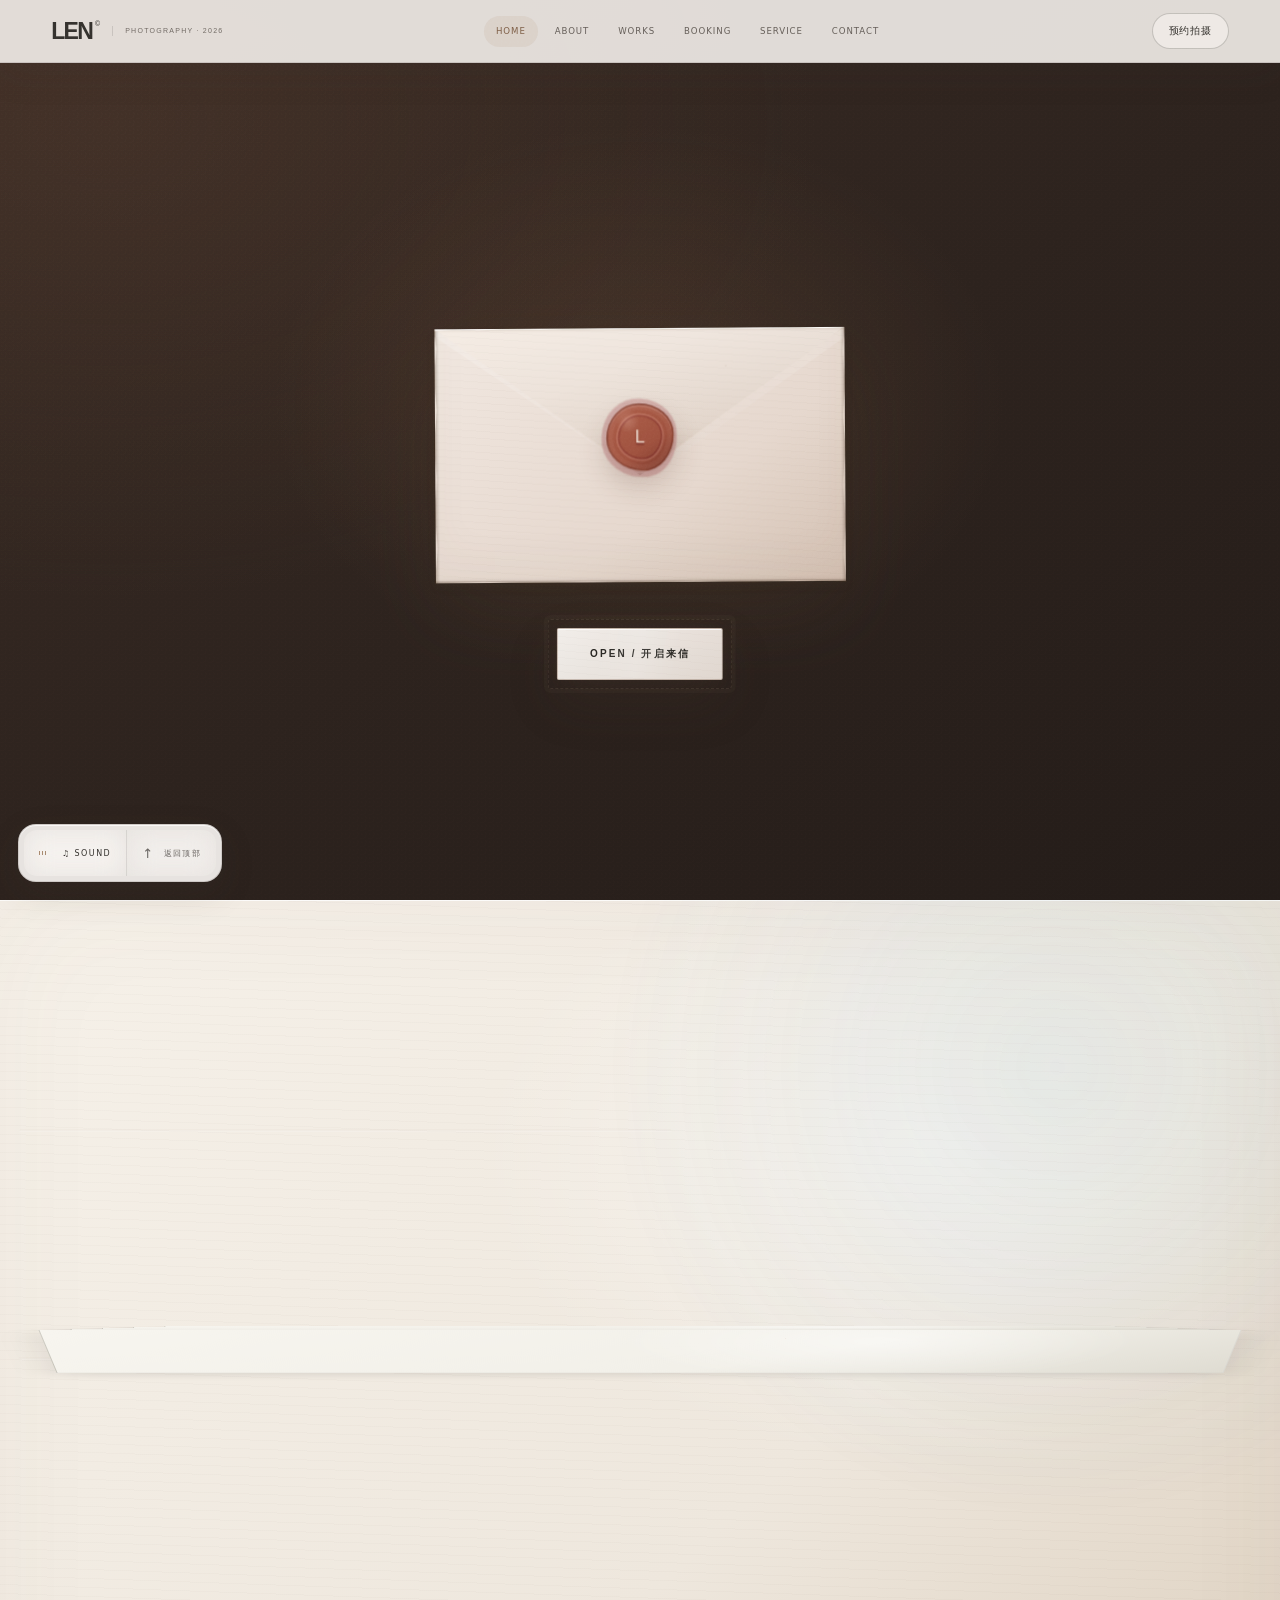
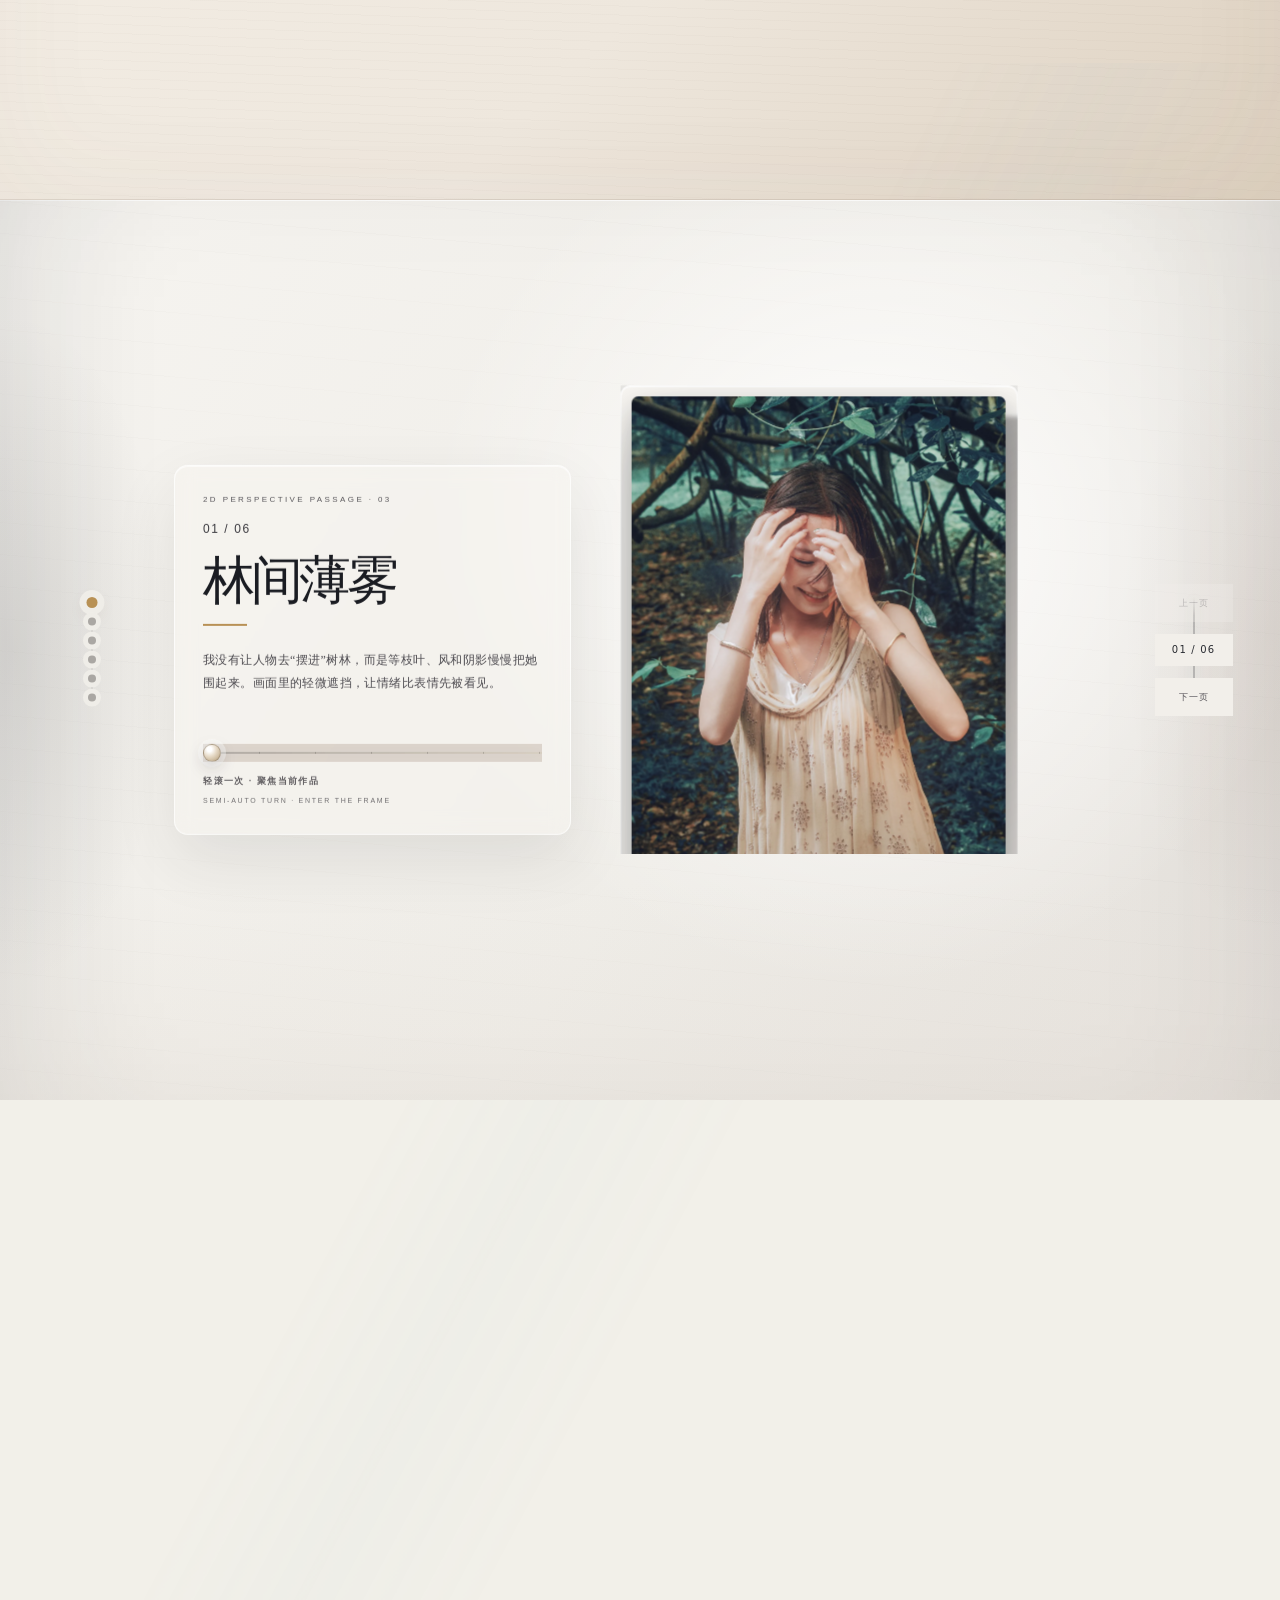
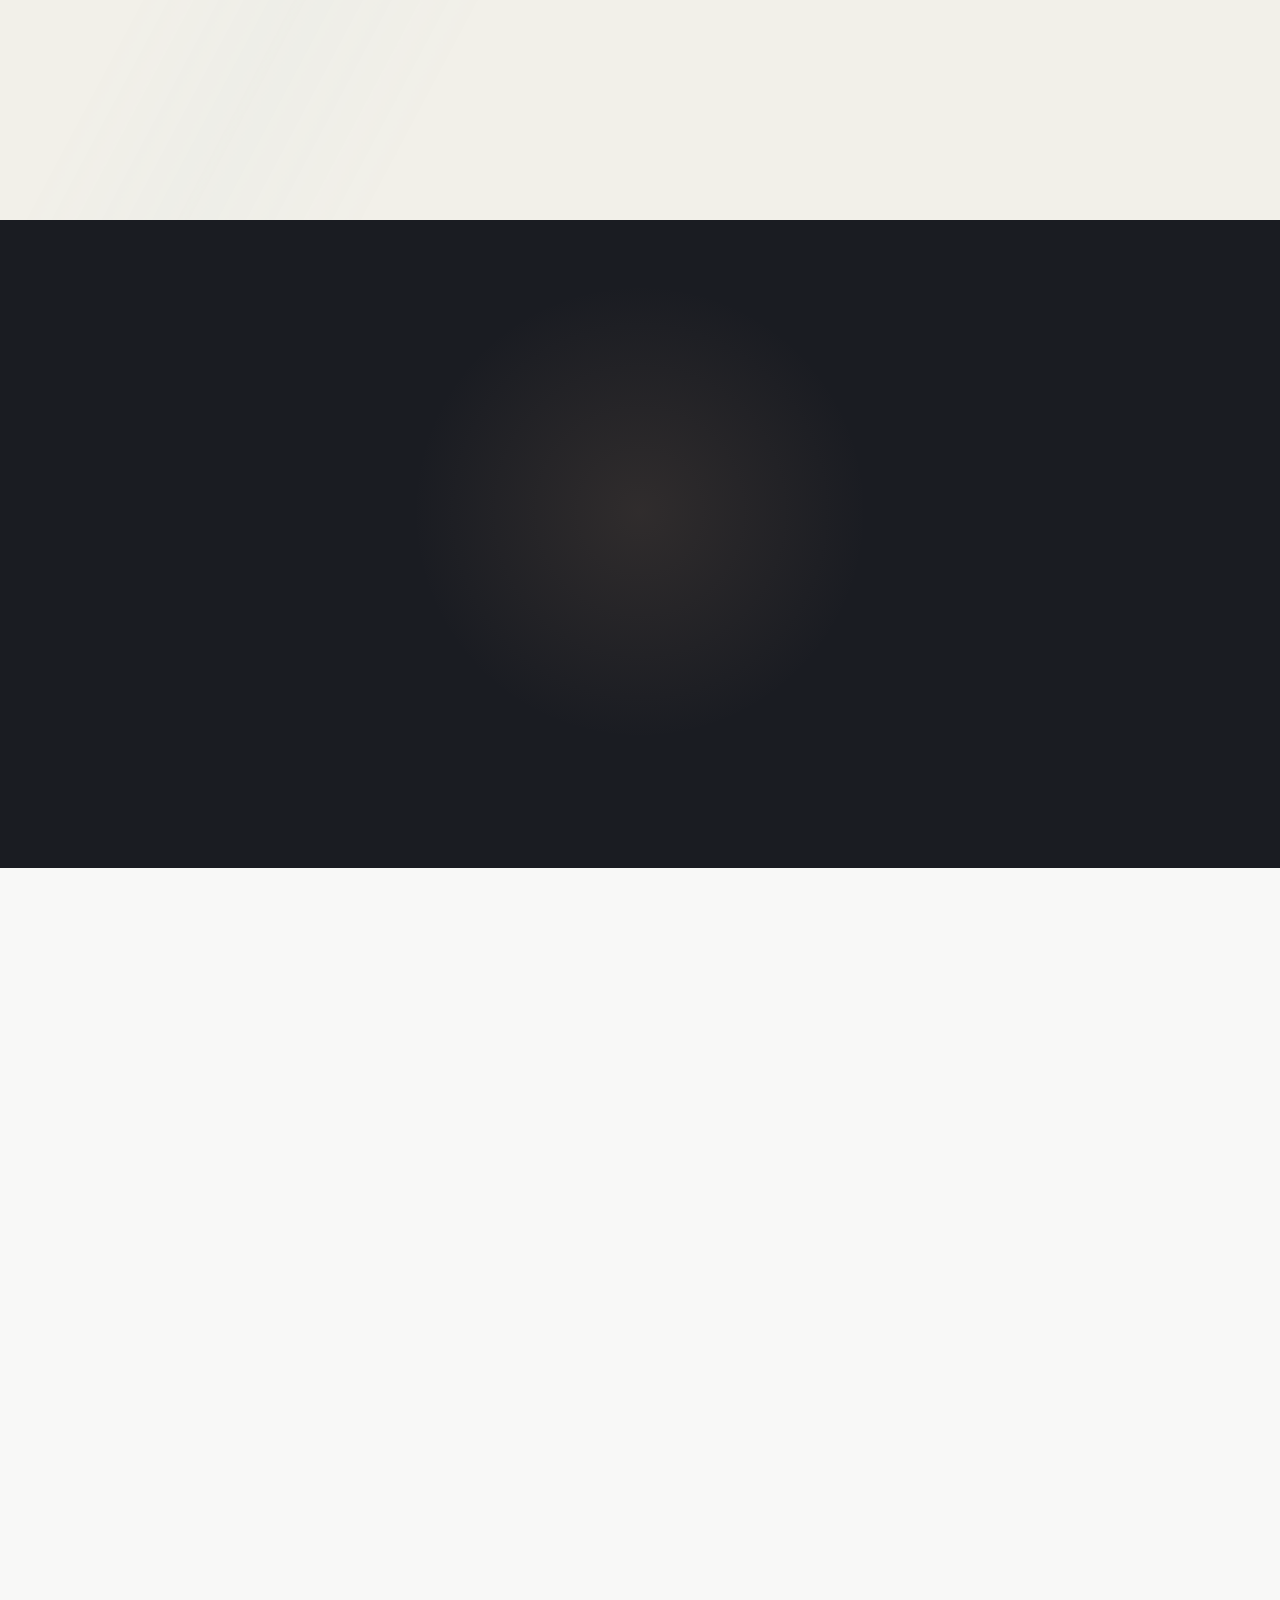
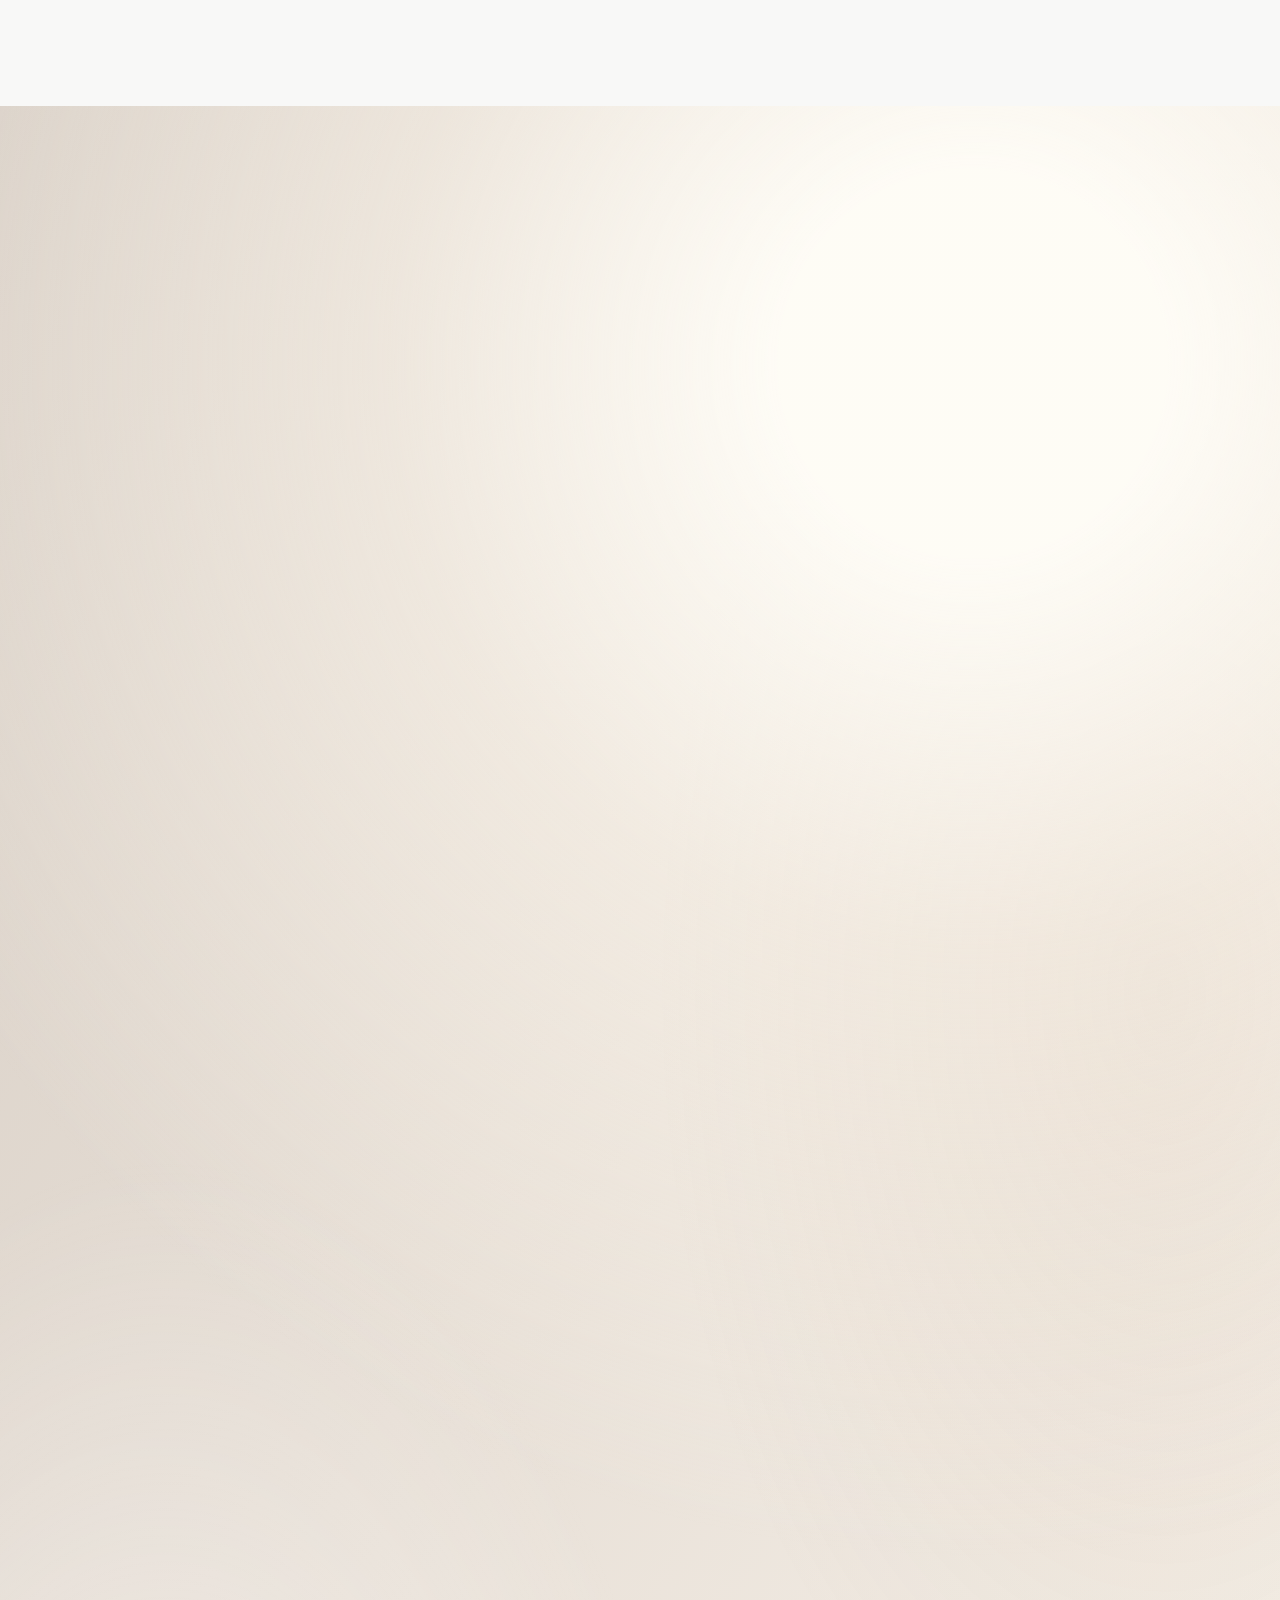
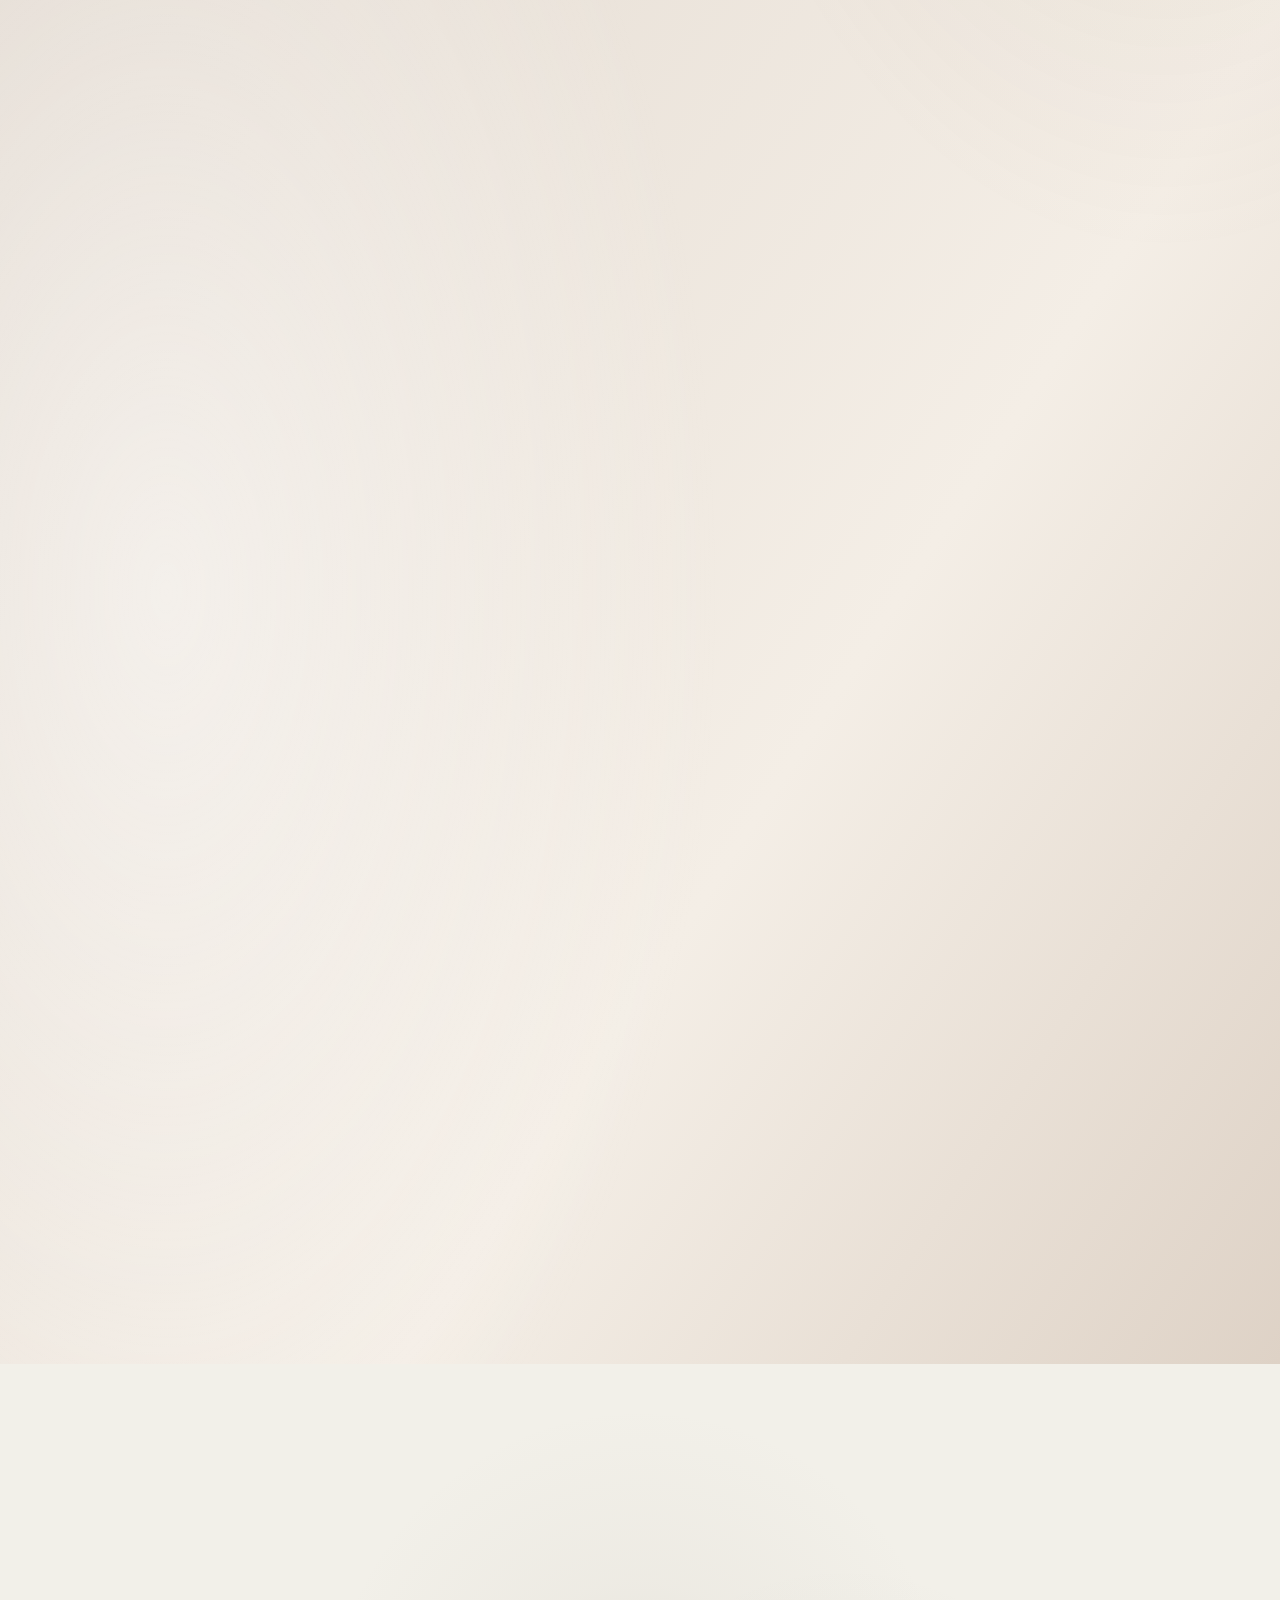
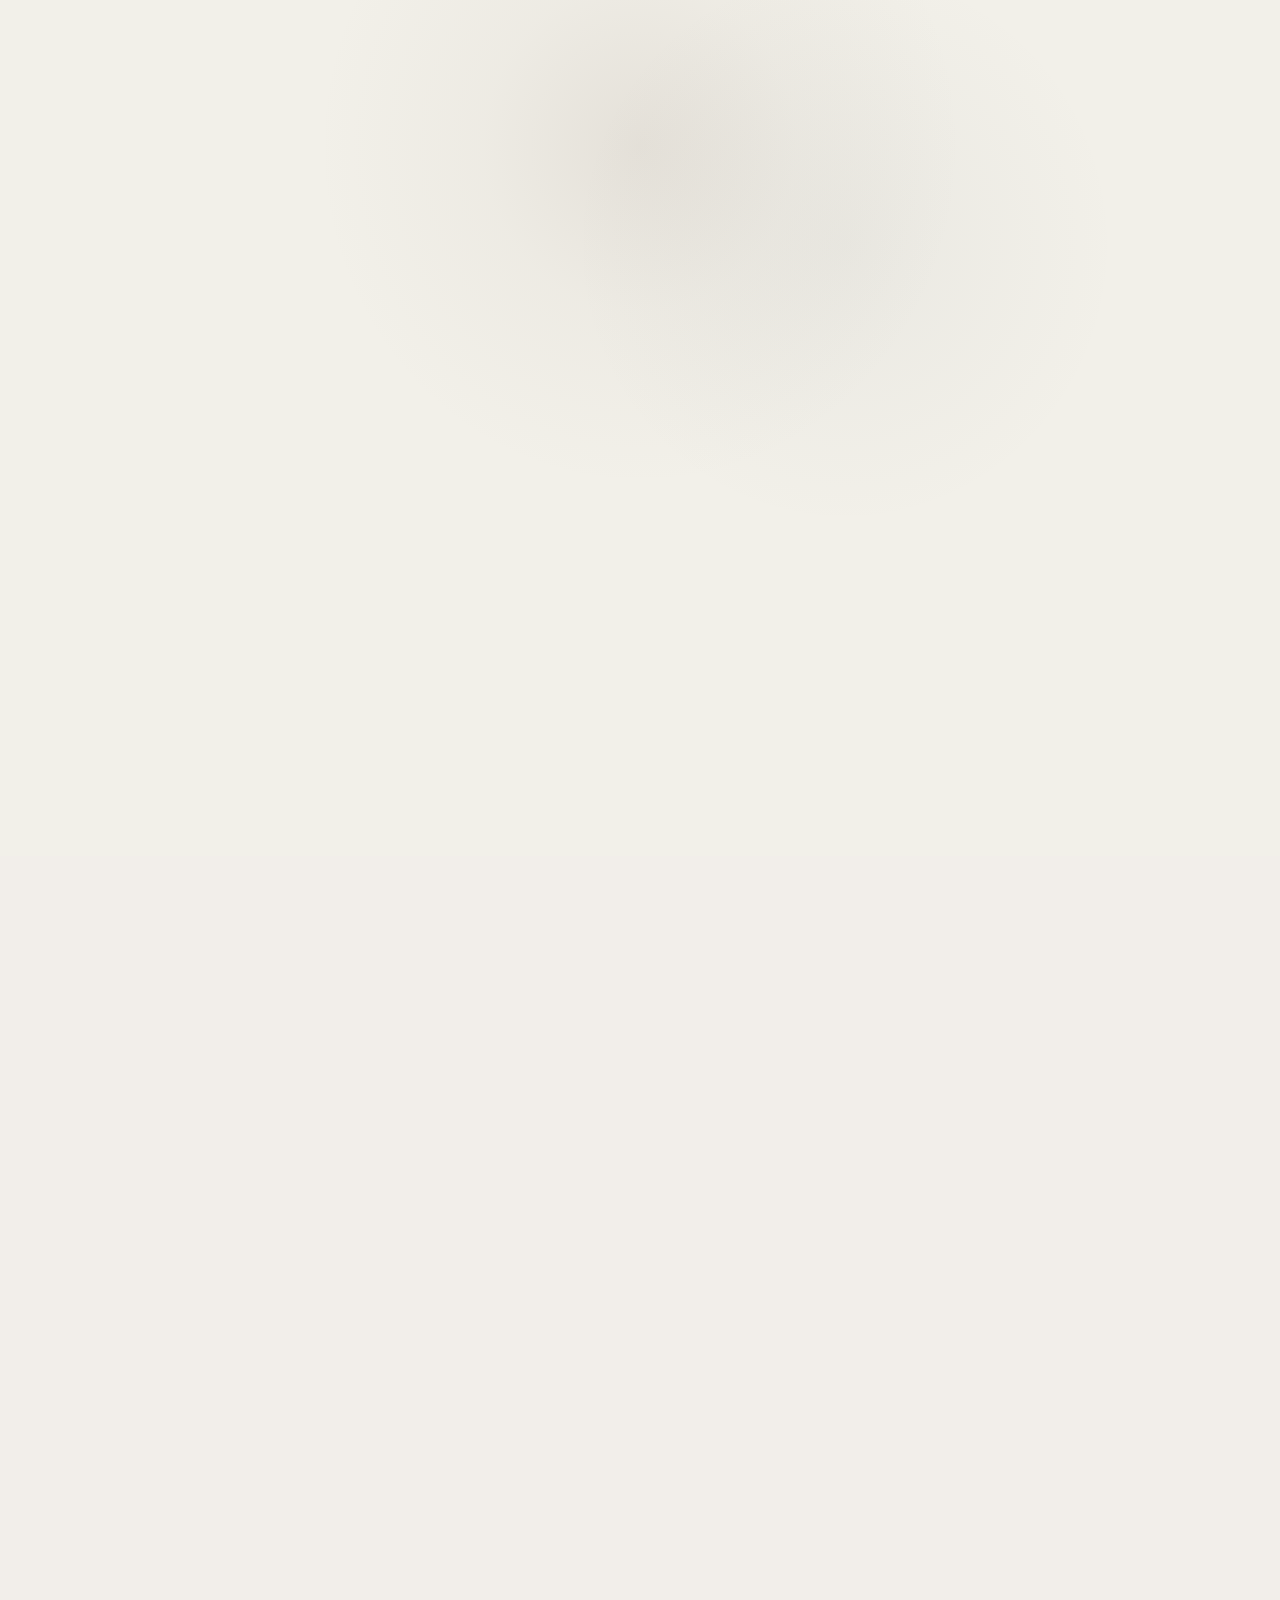
<file: LEN-site-optimized-v53-mobile-parity-wechat-fast/LEN-site-optimized-v53-mobile-parity-wechat-fast/index.html>
<!DOCTYPE html>
<html lang="zh-CN" class="intro-lock" data-audio-state="paused" style="--v28-vh: 10.120000000000001px; --v28-vw: 20.25px;"><head>
  <meta charset="UTF-8">
  <meta name="viewport" content="width=device-width, initial-scale=1, viewport-fit=cover">
  <meta name="description" content="LEN 摄影作品集——专注光影与情绪，提供南京人像、情侣、婚礼与定制影像服务。">
  <meta name="theme-color" content="#f2eeea">
  <meta name="color-scheme" content="dark light">
  <meta name="format-detection" content="telephone=no">
  <title>LEN 摄影｜专注光影与情绪</title>
  <meta property="og:type" content="website">
  <meta property="og:title" content="LEN 摄影｜让光替情绪说话">
  <meta property="og:description" content="南京独立摄影师 LEN 的人像、情绪与故事摄影作品集。">
  <meta property="og:image" content="https://alenphot.com/assets/hero.webp">
  <meta name="twitter:card" content="summary_large_image">
  <meta name="twitter:title" content="LEN 摄影｜让光替情绪说话">
  <meta name="twitter:description" content="南京独立摄影师 LEN 的人像、情绪与故事摄影作品集。">
  <meta name="twitter:image" content="https://alenphot.com/assets/hero.webp">
  <link rel="preload" as="image" href="assets/hero.webp" fetchpriority="high">
  <style>
    :root {
      --ink: #11120f;
      --paper: #f2f0e9;
      --paper-2: #e8e5dc;
      --white: #faf9f5;
      --muted: #96988f;
      --line: rgba(17, 18, 15, 0.16);
      --gold: #b9a16c;
      --shadow: 0 24px 70px rgba(0, 0, 0, 0.22);
      --ease-out-expo: cubic-bezier(.16, 1, .3, 1);
      --ease-out-quart: cubic-bezier(.25, 1, .5, 1);
      --ease-in-out-cubic: cubic-bezier(.65, 0, .35, 1);
      --ease-weight: cubic-bezier(.2, .78, .18, 1);
      --ease-spring: cubic-bezier(.17, .89, .32, 1.18);
    }

    * {
      box-sizing: border-box;
    }

    html {
      scroll-behavior: smooth;
      background: var(--ink);
      -webkit-text-size-adjust: 100%;
    }

    html.intro-lock,
    html.intro-lock body {
      overflow: hidden;
    }

    html.intro-lock .site-header,
    html.intro-lock main,
    html.intro-lock .site-footer {
      opacity: 0;
      transform: translateY(18px) scale(1.006);
    }

    .site-header,
    main,
    .site-footer {
      transition:
        opacity 1.25s cubic-bezier(.16,1,.3,1),
        transform 1.4s cubic-bezier(.16,1,.3,1);
    }

    html.intro-reveal .site-header,
    html.intro-reveal main,
    html.intro-reveal .site-footer {
      opacity: 1;
      transform: none;
    }

    body {
      margin: 0;
      min-width: 320px;
      overflow-x: hidden;
      overflow-x: clip;
      color: var(--ink);
      background: var(--paper);
      font-family: "Microsoft YaHei", "微软雅黑", "Source Han Sans SC",
        "思源黑体", "Noto Sans CJK SC", system-ui, -apple-system,
        BlinkMacSystemFont, "Segoe UI", sans-serif;
      -webkit-font-smoothing: antialiased;
      -webkit-text-size-adjust: 100%;
      text-rendering: optimizeLegibility;
    }

    body::after {
      content: "";
      position: fixed;
      inset: 0;
      z-index: 4800;
      opacity: .045;
      background-image:
        repeating-radial-gradient(circle at 20% 30%, rgba(255,255,255,.58) 0 1px, transparent 1px 4px),
        repeating-linear-gradient(108deg, rgba(0,0,0,.28) 0 1px, transparent 1px 5px);
      background-size: 8px 8px, 11px 11px;
      mix-blend-mode: soft-light;
      pointer-events: none;
    }

    a {
      color: inherit;
      text-decoration: none;
    }

    button,
    input {
      font: inherit;
    }

    button {
      color: inherit;
    }

    button,
    a {
      -webkit-tap-highlight-color: transparent;
      touch-action: manipulation;
    }

    img {
      display: block;
      width: 100%;
      height: 100%;
      object-fit: cover;
    }

    [hidden] {
      display: none !important;
    }

    ::selection {
      color: var(--white);
      background: #696d58;
    }

    .intro {
      position: fixed;
      inset: 0;
      z-index: 9999;
      display: grid;
      place-items: center;
      overflow: hidden;
      color: var(--white);
      background:
        radial-gradient(circle at 50% 44%, rgba(185,161,108,.12), transparent 28%),
        radial-gradient(circle at 50% 50%, #171914 0, #0d0e0c 58%);
      contain: strict;
    }

    .intro__visual {
      position: absolute;
      inset: 0;
      z-index: 0;
      overflow: hidden;
      opacity: .04;
      clip-path: inset(48.5% 0 48.5% 0);
      transform: scale(1.075);
      filter: blur(16px) brightness(.48);
      transition:
        clip-path 1.42s cubic-bezier(.76, 0, .18, 1),
        transform 2.15s var(--ease-out-expo),
        filter 1.6s var(--ease-out-quart),
        opacity .9s ease;
      will-change: clip-path, transform, filter, opacity;
    }

    .intro__visual img {
      position: absolute;
      inset: 0;
      width: 100%;
      height: 100%;
      object-fit: cover;
      object-position: center 48%;
    }

    .intro__visual::after {
      content: "";
      position: absolute;
      inset: 0;
      background:
        linear-gradient(90deg, rgba(5,8,5,.72), rgba(5,8,5,.2) 58%, rgba(5,8,5,.34)),
        linear-gradient(0deg, rgba(5,8,5,.52), transparent 52%),
        radial-gradient(circle at 52% 44%, transparent 0 18%, rgba(4,5,4,.28) 72%);
      pointer-events: none;
    }

    .intro.is-imaged .intro__visual {
      opacity: .78;
      clip-path: inset(0 0 0 0);
      transform: scale(1.022);
      filter: blur(0) brightness(.82);
    }

    .intro__exposure {
      position: absolute;
      inset: -20%;
      z-index: 1;
      opacity: 0;
      background:
        radial-gradient(ellipse at 48% 48%, rgba(235,220,178,.24), transparent 22%),
        linear-gradient(112deg, transparent 37%, rgba(255,246,218,.14) 48%, transparent 58%);
      mix-blend-mode: screen;
      transform: translate3d(-9%, 0, 0) scale(.92);
      pointer-events: none;
    }

    .intro.is-imaged .intro__exposure {
      animation: intro-exposure 1.85s var(--ease-in-out-cubic) .08s both;
    }

    .intro::before,
    .intro::after {
      content: "";
      position: absolute;
      left: 0;
      width: 100%;
      height: 50%;
      background: #0d0e0c;
    }

    .intro::before {
      top: 0;
      transform-origin: top;
    }

    .intro::after {
      bottom: 0;
      transform-origin: bottom;
    }

    .intro__brand {
      position: relative;
      z-index: 2;
      display: grid;
      justify-items: center;
      gap: 18px;
      animation: brand-in 1.18s var(--ease-spring) .08s both;
    }

    .intro__brand::before {
      content: "";
      position: absolute;
      top: 50%;
      left: 50%;
      z-index: -1;
      width: clamp(230px, 36vw, 560px);
      aspect-ratio: 1.8 / 1;
      border: 0;
      border-radius: 50%;
      background:
        radial-gradient(ellipse, rgba(209,189,134,.16), transparent 66%);
      opacity: .68;
      transform: translate3d(-50%, -50%, 0);
      pointer-events: none;
    }

    .intro__brand strong {
      position: relative;
      display: flex;
      font-family: Arial, Helvetica, sans-serif;
      font-size: clamp(68px, 10vw, 148px);
      font-weight: 700;
      line-height: 0.8;
      gap: clamp(2px, .45vw, 8px);
      letter-spacing: -0.075em;
      animation: intro-word-settle 1.55s var(--ease-spring) .18s both;
      will-change: transform, filter;
    }

    .intro__letter {
      display: inline-block;
      transform-origin: center;
      will-change: transform, opacity, filter;
    }

    .intro__letter:nth-child(1) { animation: intro-letter-in 1.1s var(--ease-out-expo) .06s both; }
    .intro__letter:nth-child(2) { animation: intro-letter-in 1.18s var(--ease-out-expo) .13s both; }
    .intro__letter:nth-child(3) { animation: intro-letter-in 1.26s var(--ease-out-expo) .2s both; }

    .intro__brand i {
      width: 72px;
      height: 1px;
      background: var(--gold);
      transform-origin: center;
      animation: line-in 1.05s var(--ease-out-expo) .45s both;
    }

    .intro__brand span {
      color: rgba(255, 255, 255, 0.58);
      font-size: 9px;
      letter-spacing: 0.5em;
      animation: intro-kicker-in .9s var(--ease-out-quart) .58s both;
    }

    .intro__progress {
      position: absolute;
      right: 50%;
      bottom: clamp(54px, 8vh, 90px);
      z-index: 3;
      width: min(380px, calc(100vw - 56px));
      transform: translateX(50%);
    }

    .intro__progress-meta {
      display: flex;
      align-items: flex-end;
      justify-content: space-between;
      gap: 20px;
      margin-bottom: 12px;
      color: rgba(255,255,255,.48);
      font: 400 8px/1 Arial, Helvetica, sans-serif;
      letter-spacing: .32em;
    }

    .intro__progress-meta b {
      color: rgba(255,255,255,.88);
      font-size: 12px;
      font-weight: 400;
      letter-spacing: .08em;
    }

    .intro__progress-meta em {
      font-style: normal;
    }

    .intro__progress-track {
      position: relative;
      height: 2px;
      overflow: hidden;
      background: rgba(255,255,255,.16);
    }

    .intro__progress-track i {
      position: absolute;
      inset: 0;
      display: block;
      background: linear-gradient(90deg, #786a4b, #d1bd86);
      box-shadow: 0 0 22px rgba(209,189,134,.35);
      transform: scaleX(0);
      transform-origin: left;
      will-change: transform;
    }

    .intro__progress-track::after {
      content: "";
      position: absolute;
      top: 0;
      bottom: 0;
      left: 0;
      width: 34%;
      background: linear-gradient(90deg, transparent, rgba(255,255,255,.96), transparent);
      filter: drop-shadow(0 0 7px rgba(209,189,134,.82));
      transform: translate3d(-130%, 0, 0);
      animation: intro-scan 1.15s cubic-bezier(.45,0,.55,1) infinite;
      will-change: transform;
      pointer-events: none;
    }

    .intro__skip {
      position: absolute;
      right: 28px;
      bottom: 26px;
      z-index: 3;
      padding: 8px 12px;
      border: 0;
      color: rgba(255, 255, 255, 0.55);
      background: transparent;
      cursor: pointer;
      transition:
        color .45s ease,
        background .45s ease,
        border-color .45s ease,
        opacity .45s ease,
        transform .7s cubic-bezier(.16,1,.3,1);
    }

    .intro.is-hidden {
      display: none;
    }

    .intro.is-leaving {
      animation: intro-out 1.08s var(--ease-in-out-cubic) forwards;
    }

    .intro.is-leaving .intro__letter {
      animation: letter-dissolve .88s cubic-bezier(.2,.72,.2,1) forwards;
    }

    .intro.is-leaving .intro__letter:nth-child(1) {
      animation-delay: 0s;
    }

    .intro.is-leaving .intro__letter:nth-child(2) {
      animation-delay: .025s;
    }

    .intro.is-leaving .intro__letter:nth-child(3) {
      animation-delay: .05s;
    }

    .intro.is-leaving .intro__brand i,
    .intro.is-leaving .intro__brand > span,
    .intro.is-leaving .intro__progress,
    .intro.is-leaving .intro__skip {
      animation: intro-detail-out .4s ease forwards;
    }

    .intro.is-leaving::before,
    .intro.is-leaving::after {
      animation: intro-panel-top .92s var(--ease-in-out-cubic) .06s forwards;
    }

    .intro.is-leaving::after {
      animation-name: intro-panel-bottom;
    }

    .intro.is-leaving .intro__visual {
      opacity: .92;
      clip-path: inset(0);
      transform: scale(1);
      filter: blur(0) brightness(.98);
      transition-duration: 1.05s;
    }

    @keyframes brand-in {
      from {
        opacity: 0;
        transform: translateY(26px) scale(.94);
      }
      72% { transform: translateY(-2px) scale(1.012); }
      to {
        opacity: 1;
        transform: none;
      }
    }

    @keyframes intro-letter-in {
      from {
        opacity: 0;
        filter: blur(12px);
        transform: translate3d(0, 34px, 0) scaleY(.84);
      }
      68% {
        opacity: 1;
        filter: blur(0);
        transform: translate3d(0, -2px, 0) scaleY(1.02);
      }
      to { opacity: 1; filter: blur(0); transform: none; }
    }

    @keyframes intro-word-settle {
      from { letter-spacing: .18em; transform: scale(.965); }
      72% { letter-spacing: -.09em; transform: scale(1.012); }
      to { letter-spacing: -.075em; transform: scale(1); }
    }

    @keyframes intro-kicker-in {
      from { opacity: 0; letter-spacing: .82em; transform: translateY(8px); }
      to { opacity: 1; letter-spacing: .5em; transform: none; }
    }

    @keyframes intro-exposure {
      0% { opacity: 0; transform: translate3d(-10%, 0, 0) scale(.92); }
      38% { opacity: .8; }
      64% { opacity: .34; }
      100% { opacity: 0; transform: translate3d(10%, 0, 0) scale(1.08); }
    }

    @keyframes intro-panel-top {
      to { opacity: 0; transform: translate3d(0, -102%, 0); }
    }

    @keyframes intro-panel-bottom {
      to { opacity: 0; transform: translate3d(0, 102%, 0); }
    }

    @keyframes intro-orbit {
      to {
        transform: translate3d(-50%, -50%, 0) rotate(360deg);
      }
    }

    @keyframes intro-breathe {
      from {
        filter: drop-shadow(0 0 0 rgba(209,189,134,0));
        transform: scale(1);
      }
      to {
        filter: drop-shadow(0 0 18px rgba(209,189,134,.18));
        transform: scale(1.035);
      }
    }

    @keyframes intro-scan {
      0% { transform: translate3d(-130%, 0, 0); }
      100% { transform: translate3d(390%, 0, 0); }
    }

    @keyframes line-in {
      from { transform: scaleX(0); }
      to { transform: scaleX(1); }
    }

    @keyframes letter-dissolve {
      0% {
        opacity: 1;
        filter: blur(0);
        transform: translate3d(0, 0, 0) scale(1);
      }
      42% {
        opacity: .92;
      }
      100% {
        opacity: 0;
        filter: blur(14px);
        transform: translate3d(0, -1.5vh, 0) scale(1.85);
      }
    }

    @keyframes intro-curtain-out {
      to {
        opacity: 0;
      }
    }

    @keyframes intro-detail-out {
      to {
        opacity: 0;
        filter: blur(6px);
        transform: translateY(12px);
      }
    }

    @keyframes intro-out {
      0% {
        opacity: 1;
        background: rgba(13,14,12,1);
      }
      36% {
        background: rgba(13,14,12,.72);
      }
      to {
        opacity: 0;
        background: rgba(13,14,12,0);
        visibility: hidden;
        pointer-events: none;
      }
    }

    .music-toggle {
      position: relative;
      z-index: 1;
      display: inline-flex;
      align-items: center;
      gap: 10px;
      min-height: 46px;
      padding: 0 15px;
      border: 0;
      border-radius: 13px 0 0 13px;
      color: rgba(255,255,255,.76);
      background: transparent;
      font-size: 8px;
      letter-spacing: .18em;
      cursor: pointer;
      -webkit-backdrop-filter: blur(14px);
      backdrop-filter: blur(14px);
      transition:
        color .3s ease,
        border-color .3s ease,
        background .3s ease;
    }

    .music-toggle:hover,
    .music-toggle:focus-visible {
      color: var(--white);
      background: rgba(255,255,255,.1);
      outline: none;
    }

    .music-toggle__bars {
      display: flex;
      align-items: center;
      gap: 2px;
      width: 13px;
      height: 13px;
    }

    .music-toggle__bars i {
      width: 1px;
      height: 35%;
      background: var(--gold);
      transform-origin: center;
    }

    .music-toggle.is-playing .music-toggle__bars i {
      animation: music-bar .9s ease-in-out infinite alternate;
    }

    .music-toggle.is-playing .music-toggle__bars i:nth-child(2) {
      animation-delay: -.48s;
    }

    .music-toggle.is-playing .music-toggle__bars i:nth-child(3) {
      animation-delay: -.22s;
    }

    .music-toggle.is-pending {
      color: #e2ca8e;
    }

    @keyframes music-bar {
      from { transform: scaleY(.55); }
      to { transform: scaleY(2.7); }
    }

    .floating-controls {
      position: fixed;
      bottom: max(18px, env(safe-area-inset-bottom));
      left: max(18px, env(safe-area-inset-left));
      z-index: 10002;
      display: flex;
      align-items: center;
      gap: 0;
      padding: 5px;
      border: 1px solid rgba(255,255,255,.24);
      border-radius: 18px;
      background: rgba(12,13,11,.84);
      box-shadow:
        0 16px 44px rgba(0,0,0,.26),
        0 0 0 1px rgba(185,161,108,.08) inset;
      -webkit-backdrop-filter: blur(20px) saturate(1.2);
      backdrop-filter: blur(20px) saturate(1.2);
      transition:
        opacity .7s cubic-bezier(.16,1,.3,1),
        transform .7s cubic-bezier(.16,1,.3,1);
    }

    html.intro-lock .floating-controls {
      opacity: 0;
      transform: translateY(12px);
      pointer-events: none;
    }

    .back-to-top {
      display: inline-flex;
      align-items: center;
      gap: 9px;
      min-height: 46px;
      padding: 0 15px;
      border: 0;
      border-left: 1px solid rgba(255,255,255,.16);
      border-radius: 0 13px 13px 0;
      color: rgba(255,255,255,.76);
      background: transparent;
      font-size: 8px;
      letter-spacing: .18em;
      opacity: .72;
      cursor: pointer;
      transform: none;
      pointer-events: auto;
      -webkit-backdrop-filter: blur(14px);
      backdrop-filter: blur(14px);
      transition:
        opacity .35s ease,
        transform .35s ease,
        color .25s ease,
        background .25s ease;
    }

    .back-to-top::before {
      content: "↑";
      font-size: 13px;
      line-height: 1;
    }

    .back-to-top.is-visible {
      opacity: 1;
      transform: none;
      pointer-events: auto;
    }

    .back-to-top:hover,
    .back-to-top:focus-visible {
      color: var(--white);
      background: rgba(255,255,255,.1);
      outline: none;
    }

    .site-header {
      position: fixed;
      top: 0;
      left: 0;
      z-index: 3000;
      display: grid;
      grid-template-columns: auto 1fr auto;
      align-items: center;
      gap: clamp(24px, 4vw, 72px);
      width: 100%;
      padding: 13px clamp(20px, 4vw, 72px);
      color: var(--white);
      background: rgba(8,9,8,.72);
      border-bottom: 1px solid rgba(255,255,255,.13);
      -webkit-backdrop-filter: blur(18px);
      backdrop-filter: blur(18px);
      transition:
        padding .35s ease,
        background .35s ease,
        border-color .35s ease,
        opacity 1.05s cubic-bezier(.2,.72,.2,1),
        transform 1.05s cubic-bezier(.2,.72,.2,1);
    }

    .site-header.is-scrolled {
      padding-top: 9px;
      padding-bottom: 9px;
      background: rgba(8,9,8,.94);
      border-color: rgba(255,255,255,.2);
    }

    .wordmark {
      display: flex;
      align-items: center;
      gap: 12px;
      width: max-content;
      font-family: Arial, Helvetica, sans-serif;
      font-size: 23px;
      font-weight: 800;
      line-height: 1;
      letter-spacing: -0.075em;
    }

    .wordmark sup {
      margin-left: 3px;
      font-size: 7px;
      font-weight: 400;
      vertical-align: top;
      letter-spacing: 0;
    }

    .wordmark__meta {
      padding-left: 12px;
      border-left: 1px solid rgba(255,255,255,.22);
      color: rgba(255,255,255,.45);
      font: 400 7px/1.35 "Microsoft YaHei", "微软雅黑", sans-serif;
      letter-spacing: .18em;
    }

    .site-nav {
      display: flex;
      align-items: center;
      justify-self: center;
      gap: clamp(3px, .55vw, 10px);
      padding: 0;
      border: 0;
      background: transparent;
      font-size: 10px;
    }

    .site-nav a,
    .header-cta {
      position: relative;
    }

    .site-nav a {
      padding: 9px 12px;
      border-radius: 999px;
      color: rgba(255,255,255,.54);
      letter-spacing: .08em;
      transition:
        color .3s ease,
        background .3s ease,
        box-shadow .3s ease;
    }

    .site-nav a::after {
      display: none;
    }

    .site-nav a:hover::after,
    .site-nav a:focus-visible::after {
      display: none;
    }

    .site-nav a:hover,
    .site-nav a:focus-visible {
      color: var(--white);
      outline: none;
    }

    .site-nav a.is-active {
      color: #11120f;
      background: #d5c38e;
      box-shadow: 0 0 20px rgba(213,195,142,.22);
    }

    .header-actions {
      display: flex;
      align-items: center;
      justify-self: end;
      gap: 9px;
    }

    .site-header .music-toggle {
      min-height: 36px;
      padding: 0 12px;
      border-color: rgba(255,255,255,.16);
      background: transparent;
    }

    .header-cta {
      justify-self: end;
      padding: 10px 16px;
      border: 1px solid rgba(255, 255, 255, 0.36);
      border-radius: 999px;
      font-size: 10px;
      letter-spacing: .08em;
      transition: color 0.3s ease, background 0.3s ease;
    }

    .header-cta:hover,
    .header-cta:focus-visible {
      color: var(--ink);
      background: var(--white);
    }

    .hero {
      position: relative;
      height: min(100vh, 960px);
      height: min(100svh, 960px);
      min-height: 680px;
      overflow: hidden;
      color: var(--white);
      background: #1b1d17;
    }

    .hero .hero__media.has-photo > img,
    .hero .hero__media.has-photo:hover > img,
    .hero .hero__media.has-photo:focus-visible > img {
      object-position: center 48%;
      image-rendering: auto;
      filter: saturate(1.015) contrast(1.02);
    }

    .media {
      position: relative;
      overflow: hidden;
      background: #20231d;
    }

    .media > img {
      position: absolute;
      inset: 0;
      z-index: 2;
    }

    .media.has-photo {
      cursor: pointer;
    }

    .media.has-photo::before {
      content: "";
      position: absolute;
      inset: 0;
      z-index: 3;
      background:
        linear-gradient(125deg, rgba(255,255,255,.13), transparent 32%),
        linear-gradient(0deg, rgba(10,11,9,.22), transparent 40%);
      opacity: 0;
      transition: opacity .55s ease;
      pointer-events: none;
    }

    .works .media.has-photo > img {
      transition:
        transform .9s cubic-bezier(.18,.75,.2,1),
        filter .7s ease;
      backface-visibility: hidden;
    }

    .media.has-photo:hover::before,
    .media.has-photo:focus-visible::before {
      opacity: 1;
    }

    .works .media.has-photo:hover > img,
    .works .media.has-photo:focus-visible > img {
      filter: saturate(1.06) contrast(1.025);
      transform: scale(1.045);
    }

    .media.has-photo:focus-visible {
      outline: 2px solid var(--gold);
      outline-offset: 4px;
    }

    .media.has-gallery::after {
      content: "进入组图 · " attr(data-gallery-count);
      position: absolute;
      right: 12px;
      bottom: 12px;
      z-index: 5;
      padding: 7px 9px;
      color: rgba(255,255,255,.86);
      background: rgba(10,11,9,.62);
      border: 1px solid rgba(255,255,255,.2);
      font-size: 8px;
      letter-spacing: .14em;
      pointer-events: none;
      backdrop-filter: blur(10px);
    }

    .hero__media.has-photo > img {
      transition-duration: 1.2s;
    }

    .work-card {
      transition: transform .8s cubic-bezier(.16,1,.3,1);
    }

    .work-card:hover {
      transform: translateY(-5px);
    }

    .work-card figcaption {
      transition: transform .55s cubic-bezier(.18,.75,.2,1);
    }

    .work-card:hover figcaption {
      transform: translateY(4px);
    }

    .photo-placeholder {
      position: absolute;
      inset: 0;
      overflow: hidden;
      background:
        radial-gradient(circle at 67% 28%, rgba(188, 191, 146, 0.34), transparent 22%),
        radial-gradient(circle at 48% 70%, rgba(162, 117, 83, 0.28), transparent 24%),
        linear-gradient(115deg, #0f140f 0%, #2e3927 38%, #6d7150 62%, #171a15 100%);
    }

    .photo-placeholder::before {
      content: "";
      position: absolute;
      top: 8%;
      right: 15%;
      width: min(37vw, 520px);
      height: min(78vh, 760px);
      border-radius: 52% 48% 16% 22% / 31% 39% 61% 69%;
      background:
        radial-gradient(circle at 56% 19%, #ba9e84 0 8%, transparent 9%),
        radial-gradient(ellipse at 53% 21%, #221f1b 0 16%, transparent 17%),
        linear-gradient(168deg, #746b5d 0 31%, #b2a48e 32% 65%, #4f4d42 66%);
      opacity: 0.83;
      filter: blur(1px);
      transform: rotate(3deg);
      box-shadow: var(--shadow);
    }

    .photo-placeholder::after {
      content: "";
      position: absolute;
      inset: 0;
      background:
        repeating-linear-gradient(90deg, transparent 0 8%, rgba(255,255,255,.025) 8.1% 8.2%),
        linear-gradient(90deg, rgba(0, 0, 0, 0.55), transparent 48%, rgba(0, 0, 0, 0.12));
      mix-blend-mode: soft-light;
    }

    .hero__media {
      position: absolute;
      inset: 0;
    }

    .hero__shade {
      position: absolute;
      inset: 0;
      z-index: 4;
      background:
        linear-gradient(90deg, rgba(5, 8, 5, 0.66) 0%, rgba(5, 8, 5, 0.12) 55%, rgba(5, 8, 5, 0.28) 100%),
        linear-gradient(0deg, rgba(5, 8, 5, 0.42), transparent 45%);
      pointer-events: none;
    }

    .hero__meta {
      position: absolute;
      top: 15%;
      right: 3.2vw;
      left: 3.2vw;
      z-index: 5;
      display: flex;
      justify-content: space-between;
      color: rgba(255, 255, 255, 0.68);
      font-size: 10px;
      letter-spacing: 0.18em;
    }

    .hero__copy {
      position: absolute;
      bottom: 8.5%;
      left: clamp(28px, 8vw, 132px);
      z-index: 5;
      width: min(760px, 76vw);
    }

    .eyebrow {
      margin: 0 0 22px;
      color: rgba(255, 255, 255, 0.68);
      font-size: 10px;
      font-weight: 500;
      letter-spacing: 0.42em;
      text-transform: uppercase;
    }

    .hero h1 {
      margin: 0;
      font-family: "Songti SC", "STSong", "SimSun", "宋体", serif;
      font-size: clamp(58px, 8.4vw, 136px);
      font-weight: 400;
      line-height: 0.88;
      letter-spacing: -0.075em;
    }

    .hero h1 span {
      display: block;
    }

    .hero__intro {
      margin: 32px 0 0 5px;
      color: rgba(255, 255, 255, 0.72);
      font-size: clamp(12px, 1vw, 15px);
      line-height: 1.9;
    }

    .scroll-cue {
      position: absolute;
      right: 3.4vw;
      bottom: 7.5%;
      z-index: 5;
      display: flex;
      align-items: center;
      gap: 18px;
      color: rgba(255, 255, 255, 0.6);
      font-size: 8px;
      letter-spacing: 0.35em;
      writing-mode: vertical-rl;
    }

    .scroll-cue i {
      display: block;
      width: 1px;
      height: 56px;
      background: rgba(255, 255, 255, 0.5);
    }

    .section {
      position: relative;
      isolation: isolate;
      overflow: hidden;
      overflow: clip;
      padding: clamp(80px, 10vw, 160px) clamp(24px, 6vw, 96px);
      scroll-margin-top: 72px;
    }

    .hero {
      scroll-margin-top: 0;
    }

    @supports (content-visibility: auto) {
      html:not(.editing) .section,
      html:not(.editing) .manifesto,
      html:not(.editing) .site-footer {
        content-visibility: auto;
        contain-intrinsic-size: auto 900px;
      }

      html:not(.editing) .manifesto {
        contain-intrinsic-size: auto 70vh;
      }
    }

    .section::before {
      content: "";
      position: absolute;
      top: 0;
      right: clamp(24px, 6vw, 96px);
      left: clamp(24px, 6vw, 96px);
      z-index: -1;
      height: 1px;
      background: linear-gradient(90deg, transparent, currentColor 22%, currentColor 78%, transparent);
      opacity: .12;
      transform: scaleX(.12);
      transform-origin: left;
      transition: transform 1.2s cubic-bezier(.2,.72,.2,1);
    }

    .section.section-in-view::before {
      transform: scaleX(1);
    }

    .section-heading {
      display: grid;
      grid-template-columns: minmax(0, 1.2fr) minmax(260px, 0.65fr);
      gap: 48px;
      align-items: end;
      margin-bottom: clamp(50px, 7vw, 100px);
    }

    .section-heading .eyebrow {
      margin-bottom: 17px;
      color: #777a70;
    }

    .section-heading h2 {
      margin: 0;
      font-family: "Songti SC", "STSong", "SimSun", "宋体", serif;
      font-size: clamp(44px, 6vw, 94px);
      font-weight: 400;
      line-height: 0.96;
      letter-spacing: -0.055em;
    }

    .section-heading > p {
      max-width: 470px;
      margin: 0;
      color: #686b63;
      font-size: 14px;
      line-height: 2;
    }

    .about {
      display: grid;
      grid-template-columns: minmax(280px, .84fr) minmax(0, 1.16fr);
      gap: clamp(54px, 9vw, 150px);
      align-items: center;
      min-height: 92svh;
      color: var(--ink);
      background: var(--paper-2);
    }

    .about__visual {
      position: relative;
      width: min(100%, 570px);
      justify-self: end;
    }

    .about__portrait {
      position: relative;
      overflow: hidden;
      aspect-ratio: 3 / 4;
      background: #d8d7d3;
      box-shadow: 0 34px 90px rgba(25,24,20,.16);
    }

    .about__portrait::after {
      content: "";
      position: absolute;
      inset: 0;
      z-index: 2;
      border: 1px solid rgba(255,255,255,.38);
      background: linear-gradient(140deg, rgba(255,255,255,.14), transparent 28%, rgba(17,18,15,.05));
      pointer-events: none;
    }

    .about__portrait img {
      position: absolute;
      top: -30.1%;
      left: -73.8%;
      width: auto;
      max-width: none;
      height: 154.8%;
      filter: saturate(.9) contrast(1.02);
      transition: transform 1.15s cubic-bezier(.18,.75,.2,1), filter .8s ease;
    }

    .about__visual:hover .about__portrait img {
      filter: saturate(1) contrast(1.025);
      transform: scale(1.025);
    }

    .about__index {
      position: absolute;
      right: -2px;
      bottom: -29px;
      color: #777a70;
      font-size: 8px;
      letter-spacing: .3em;
    }

    .about__copy {
      max-width: 780px;
    }

    .about__copy .eyebrow {
      margin: 0 0 clamp(28px, 4vw, 58px);
      color: #777a70;
    }

    .about__copy h2 {
      display: flex;
      align-items: baseline;
      gap: .25em;
      margin: 0;
      font-family: "Songti SC", "STSong", "SimSun", "宋体", serif;
      font-size: clamp(58px, 7.2vw, 112px);
      font-weight: 400;
      line-height: .9;
      letter-spacing: -.075em;
    }

    .about__copy h2 em {
      font-size: .3em;
      font-weight: 400;
      letter-spacing: -.02em;
    }

    .about__role {
      display: flex;
      align-items: center;
      gap: 15px;
      margin: 32px 0 22px;
      font-family: "Songti SC", "STSong", "SimSun", "宋体", serif;
      font-size: clamp(20px, 2vw, 31px);
    }

    .about__role::before {
      content: "";
      width: 4px;
      height: 1.55em;
      background: var(--gold);
    }

    .about__bio {
      max-width: 720px;
      margin: 0 0 13px;
      color: #55584f;
      font-size: clamp(14px, 1.18vw, 17px);
      line-height: 1.9;
    }

    .about__facts {
      display: grid;
      grid-template-columns: repeat(3, minmax(0, 1fr));
      gap: 1px;
      margin-top: clamp(36px, 5vw, 68px);
      background: rgba(17,18,15,.14);
      border: 1px solid rgba(17,18,15,.14);
    }

    .about__facts span {
      min-height: 84px;
      padding: 18px;
      background: var(--paper-2);
      color: #73766d;
      font-size: 8px;
      line-height: 1.75;
      letter-spacing: .18em;
      transition: color .55s ease, background .55s ease, transform .75s cubic-bezier(.16,1,.3,1);
    }

    .about__facts span:hover {
      z-index: 1;
      color: var(--white);
      background: var(--ink);
      transform: translateY(-4px);
    }

    .works {
      background: var(--paper);
    }

    .works-grid {
      display: grid;
      grid-template-columns: repeat(12, minmax(0, 1fr));
      gap: clamp(18px, 2.4vw, 38px);
      align-items: start;
    }

    .work-card {
      grid-column: span 4;
      margin: 0;
    }

    .work-card:nth-child(1),
    .work-card:nth-child(5) {
      grid-column: span 5;
    }

    .work-card:nth-child(2),
    .work-card:nth-child(4) {
      grid-column: span 3;
      margin-top: 10vw;
    }

    .work-card:nth-child(3),
    .work-card:nth-child(6) {
      grid-column: span 4;
      margin-top: 3vw;
    }

    .work-card .media {
      aspect-ratio: 4 / 5;
    }

    .work-card:nth-child(3) .media,
    .work-card:nth-child(6) .media {
      aspect-ratio: 1 / 1.18;
    }

    .card-placeholder {
      position: absolute;
      inset: 0;
      display: flex;
      align-items: flex-end;
      padding: 22px;
      color: rgba(255, 255, 255, 0.56);
      background:
        radial-gradient(circle at 68% 28%, rgba(255,255,255,.18), transparent 10%),
        linear-gradient(145deg, var(--c1), var(--c2));
    }

    .card-placeholder::before {
      content: "";
      position: absolute;
      top: 13%;
      right: 17%;
      width: 48%;
      height: 72%;
      border-radius: 48% 52% 16% 18% / 28% 30% 70% 72%;
      background: linear-gradient(160deg, rgba(255,255,255,.2), rgba(0,0,0,.36));
      box-shadow: 0 30px 60px rgba(0,0,0,.25);
      transform: rotate(var(--r, 2deg));
    }

    .card-placeholder::after {
      content: "";
      position: absolute;
      inset: 0;
      background:
        linear-gradient(115deg, rgba(255,255,255,.08), transparent 30%),
        repeating-linear-gradient(0deg, transparent 0 7px, rgba(255,255,255,.018) 8px);
    }

    .card-placeholder span {
      position: relative;
      z-index: 1;
      font-size: 8px;
      letter-spacing: 0.32em;
    }

    .tone-1 { --c1: #172019; --c2: #7f805d; --r: 4deg; }
    .tone-2 { --c1: #2b2926; --c2: #8b7666; --r: -5deg; }
    .tone-3 { --c1: #171d25; --c2: #526276; --r: 1deg; }
    .tone-4 { --c1: #1e1a1b; --c2: #694b52; --r: -2deg; }
    .tone-5 { --c1: #20241f; --c2: #7a715d; --r: 6deg; }
    .tone-6 { --c1: #25231f; --c2: #918b7d; --r: -3deg; }

    .work-card figcaption {
      display: flex;
      justify-content: space-between;
      gap: 18px;
      padding: 16px 2px 0;
      border-top: 1px solid transparent;
    }

    .work-card h3 {
      margin: 0;
      font-family: "Songti SC", "STSong", "SimSun", "宋体", serif;
      font-size: clamp(18px, 1.8vw, 26px);
      font-weight: 400;
    }

    .work-card p {
      margin: 5px 0 0;
      color: #85887f;
      font-size: 9px;
      letter-spacing: 0.18em;
    }

    .work-card b {
      color: #9a9c94;
      font-size: 10px;
      font-weight: 400;
    }

    .manifesto {
      display: grid;
      place-items: center;
      min-height: 72vh;
      padding: 100px 24px;
      color: var(--white);
      text-align: center;
      background:
        radial-gradient(circle at 50% 45%, rgba(148, 141, 106, 0.23), transparent 28%),
        #11120f;
    }

    .manifesto__inner {
      max-width: 980px;
      transition: transform .8s cubic-bezier(.2,.72,.2,1);
    }

    .manifesto p {
      margin: 0;
      font-family: "Songti SC", "STSong", "SimSun", "宋体", serif;
      font-size: clamp(36px, 5.6vw, 82px);
      font-weight: 400;
      line-height: 1.35;
      letter-spacing: -0.045em;
    }

    .manifesto span {
      display: block;
      margin-top: 40px;
      color: rgba(255,255,255,.45);
      font-size: 9px;
      letter-spacing: 0.34em;
    }

    .manifesto:hover .manifesto__inner {
      transform: scale(1.008);
    }

    .services {
      background: var(--paper-2);
    }

    .package-grid {
      display: grid;
      grid-template-columns: repeat(3, minmax(0, 1fr));
      border-top: 1px solid var(--line);
      border-left: 1px solid var(--line);
    }

    .package {
      position: relative;
      min-height: 540px;
      padding: clamp(28px, 3.5vw, 56px);
      border-right: 1px solid var(--line);
      border-bottom: 1px solid var(--line);
      transition: color 0.35s ease, background 0.35s ease;
    }

    .package:hover,
    .package--featured {
      color: var(--white);
      background: var(--ink);
    }

    .package__tag {
      display: inline-flex;
      min-height: 22px;
      align-items: center;
      margin-bottom: 54px;
      color: #85877e;
      font-size: 8px;
      letter-spacing: 0.25em;
    }

    .package--featured .package__tag {
      color: var(--gold);
    }

    .package h3 {
      margin: 0;
      font-family: "Songti SC", "STSong", "SimSun", "宋体", serif;
      font-size: clamp(30px, 3vw, 47px);
      font-weight: 400;
    }

    .package__price {
      margin: 24px 0 0;
      font-family: Arial, Helvetica, sans-serif;
      font-size: clamp(44px, 5vw, 76px);
      font-weight: 500;
      line-height: 1;
      letter-spacing: -0.06em;
    }

    .package__price small {
      margin-right: 6px;
      font-size: 15px;
      letter-spacing: 0;
    }

    .package__note {
      min-height: 24px;
      margin: 14px 0 52px;
      color: #8a8c83;
      font-size: 11px;
    }

    .package ul {
      display: grid;
      gap: 17px;
      margin: 0;
      padding: 0;
      list-style: none;
      color: #75786f;
      font-size: 13px;
    }

    .package:hover ul,
    .package--featured ul {
      color: rgba(255,255,255,.62);
    }

    .package li {
      display: flex;
      gap: 12px;
    }

    .package li::before {
      content: "—";
      color: var(--gold);
    }

    .booking {
      color: var(--white);
      background: #161714;
    }

    .booking .section-heading .eyebrow,
    .booking .section-heading > p {
      color: rgba(255,255,255,.48);
    }

    .booking-steps {
      display: grid;
      grid-template-columns: repeat(4, minmax(0, 1fr));
      border-top: 1px solid rgba(255,255,255,.16);
      border-left: 1px solid rgba(255,255,255,.16);
    }

    .booking-step {
      min-height: 310px;
      padding: 30px;
      border-right: 1px solid rgba(255,255,255,.16);
      border-bottom: 1px solid rgba(255,255,255,.16);
    }

    .booking-step b {
      display: block;
      margin-bottom: 76px;
      color: var(--gold);
      font: 400 10px/1 Arial, Helvetica, sans-serif;
      letter-spacing: 0.2em;
    }

    .booking-step h3 {
      margin: 0 0 18px;
      font-family: "Songti SC", "STSong", "SimSun", "宋体", serif;
      font-size: 28px;
      font-weight: 400;
    }

    .booking-step p {
      margin: 0;
      color: rgba(255,255,255,.52);
      font-size: 12px;
      line-height: 1.9;
    }

    .contact {
      --contact-x: 50%;
      --contact-y: 35%;
      position: relative;
      overflow: hidden;
      padding-bottom: 64px;
      background: var(--paper);
    }

    .contact::before {
      content: "LEN";
      position: absolute;
      right: -0.05em;
      bottom: -0.19em;
      color: rgba(17,18,15,.035);
      font: 800 clamp(180px, 35vw, 600px)/.8 Arial, Helvetica, sans-serif;
      letter-spacing: -0.1em;
      pointer-events: none;
    }

    .contact::after {
      content: "";
      position: absolute;
      inset: 0;
      z-index: 0;
      background:
        radial-gradient(
          circle 420px at var(--contact-x) var(--contact-y),
          rgba(185,161,108,.2),
          transparent 68%
        );
      opacity: .8;
      pointer-events: none;
      transition: opacity .4s ease;
    }

    .contact__lead {
      position: relative;
      z-index: 1;
      max-width: 1050px;
    }

    .contact__lead h2 {
      margin: 0;
      font-family: "Songti SC", "STSong", "SimSun", "宋体", serif;
      font-size: clamp(48px, 7.7vw, 122px);
      font-weight: 400;
      line-height: 1.05;
      letter-spacing: -0.06em;
      transition:
        letter-spacing .7s cubic-bezier(.2,.72,.2,1),
        transform .7s cubic-bezier(.2,.72,.2,1);
    }

    .contact__lead:hover h2 {
      letter-spacing: -0.045em;
      transform: translateY(-5px);
    }

    .contact__lead p {
      max-width: 600px;
      margin: 34px 0 0;
      color: #686b63;
      font-size: 14px;
      line-height: 2;
    }

    .contact-grid {
      position: relative;
      z-index: 1;
      display: grid;
      grid-template-columns: repeat(4, minmax(0, 1fr));
      margin-top: clamp(72px, 10vw, 150px);
      border-top: 1px solid var(--line);
      border-left: 1px solid var(--line);
    }

    .contact-grid > div {
      position: relative;
      overflow: hidden;
      min-height: 150px;
      padding: 28px;
      border-right: 1px solid var(--line);
      border-bottom: 1px solid var(--line);
      transition:
        color .5s cubic-bezier(.2,.72,.2,1),
        background .5s cubic-bezier(.2,.72,.2,1),
        transform .5s cubic-bezier(.2,.72,.2,1),
        box-shadow .5s ease;
    }

    .contact-grid > div::before {
      content: "";
      position: absolute;
      inset: auto -20% -60% -20%;
      height: 130%;
      background: radial-gradient(circle, rgba(185,161,108,.3), transparent 64%);
      opacity: 0;
      transform: translateY(24px);
      transition: opacity .5s ease, transform .5s ease;
      pointer-events: none;
    }

    .contact-grid > div:hover {
      z-index: 2;
      color: var(--white);
      background: #151711;
      box-shadow: 0 24px 60px rgba(0,0,0,.16);
      transform: translateY(-6px);
    }

    .contact-grid > div:hover::before {
      opacity: 1;
      transform: none;
    }

    .contact-grid span {
      display: block;
      margin-bottom: 34px;
      color: #8e9187;
      font-size: 8px;
      letter-spacing: 0.25em;
    }

    .contact-grid p {
      position: relative;
      z-index: 1;
      margin: 0;
      font-size: clamp(13px, 1.2vw, 17px);
      line-height: 1.6;
      word-break: break-word;
    }

    .about [data-edit],
    .works [data-edit],
    .manifesto [data-edit],
    .services [data-edit],
    .booking [data-edit],
    .contact [data-edit],
    .site-footer [data-edit] {
      display: inline-block;
      transition:
        transform .4s cubic-bezier(.2,.72,.2,1),
        color .35s ease,
        text-shadow .35s ease;
    }

    @media (hover: hover) {
      .media.has-photo:hover > img,
      .media.has-photo:focus-visible > img {
        will-change: transform, filter;
      }

      .about [data-edit]:hover,
      .works [data-edit]:hover,
      .manifesto [data-edit]:hover,
      .services [data-edit]:hover,
      .booking [data-edit]:hover,
      .contact [data-edit]:hover,
      .site-footer [data-edit]:hover {
        transform: translateY(-3px);
        text-shadow: 0 10px 22px rgba(0,0,0,.12);
      }
    }

    html.editing .about [data-edit]:hover,
    html.editing .works [data-edit]:hover,
    html.editing .manifesto [data-edit]:hover,
    html.editing .services [data-edit]:hover,
    html.editing .booking [data-edit]:hover,
    html.editing .contact [data-edit]:hover,
    html.editing .site-footer [data-edit]:hover {
      transform: none;
      text-shadow: none;
    }

    [data-reveal] {
      opacity: 0;
      transform: translate3d(0, 38px, 0) scale(.992);
      transition:
        opacity 1.05s cubic-bezier(.16,1,.3,1) var(--reveal-delay, 0ms),
        transform 1.25s cubic-bezier(.16,1,.3,1) var(--reveal-delay, 0ms);
      will-change: opacity, transform;
    }

    [data-reveal].is-visible {
      opacity: 1;
      transform: translate3d(0, 0, 0) scale(1);
    }

    [data-motion] {
      will-change: translate;
    }

    .motion-surface {
      --pointer-x: 50%;
      --pointer-y: 50%;
      position: relative;
    }

    .motion-surface::after {
      content: "";
      position: absolute;
      inset: 0;
      z-index: 4;
      opacity: 0;
      background: radial-gradient(circle 280px at var(--pointer-x) var(--pointer-y), rgba(255,255,255,.12), transparent 68%);
      transition: opacity .7s cubic-bezier(.16,1,.3,1);
      pointer-events: none;
    }

    .motion-surface:hover::after {
      opacity: 1;
    }

    .site-footer {
      display: grid;
      grid-template-columns: 1fr auto 1fr;
      align-items: end;
      gap: 28px;
      padding: 40px clamp(24px, 6vw, 96px);
      color: rgba(255,255,255,.56);
      background: #0d0e0c;
      font-size: 9px;
      letter-spacing: 0.12em;
    }

    .site-footer .wordmark {
      color: var(--white);
      font-size: 28px;
    }

    .site-footer p {
      margin: 0;
      text-align: center;
    }

    .site-footer div {
      justify-self: end;
      text-align: right;
      line-height: 1.8;
    }

    html.gallery-page-open {
      overflow: hidden;
    }

    html.gallery-page-open .floating-controls,
    html.gallery-page-open .site-header {
      opacity: 0;
      pointer-events: none;
      transform: translateY(-10px);
    }

    .gallery-page {
      position: fixed;
      inset: 0;
      z-index: 11000;
      display: grid;
      grid-template-rows: auto 1fr auto;
      min-height: 100vh;
      min-height: 100svh;
      min-height: 100dvh;
      color: var(--white);
      background:
        radial-gradient(circle at 74% 18%, rgba(102,105,77,.2), transparent 32%),
        #0b0c0a;
      opacity: 0;
      transition: opacity .5s ease;
    }

    .gallery-page.is-open {
      opacity: 1;
    }

    .gallery-page__header {
      position: relative;
      z-index: 3;
      display: grid;
      grid-template-columns: 1fr auto 1fr;
      align-items: center;
      gap: 24px;
      padding: 20px clamp(18px, 3.4vw, 54px);
      border-bottom: 1px solid rgba(255,255,255,.12);
      background: rgba(11,12,10,.72);
      backdrop-filter: blur(16px);
    }

    .gallery-page__back {
      justify-self: start;
      padding: 9px 0;
      border: 0;
      color: rgba(255,255,255,.7);
      background: transparent;
      font-size: 9px;
      letter-spacing: .2em;
      cursor: pointer;
      transition: color .25s ease, transform .25s ease;
    }

    .gallery-page__back:hover,
    .gallery-page__back:focus-visible {
      color: var(--white);
      transform: translateX(-4px);
      outline: none;
    }

    .gallery-page__title {
      text-align: center;
    }

    .gallery-page__title span,
    .gallery-page__meta small {
      display: block;
      color: rgba(255,255,255,.38);
      font-size: 7px;
      letter-spacing: .28em;
    }

    .gallery-page__title h2 {
      margin: 4px 0 0;
      font-family: "Songti SC", "STSong", "SimSun", "宋体", serif;
      font-size: clamp(22px, 3vw, 38px);
      font-weight: 400;
      letter-spacing: -.03em;
    }

    .gallery-page__meta {
      justify-self: end;
      display: flex;
      align-items: center;
      gap: 15px;
      color: rgba(255,255,255,.78);
      font-size: 9px;
      letter-spacing: .16em;
    }

    .gallery-page__track {
      display: grid;
      grid-auto-flow: column;
      grid-auto-columns: min(82vw, 1080px);
      align-items: center;
      gap: clamp(28px, 5vw, 88px);
      overflow-x: auto;
      -webkit-overflow-scrolling: touch;
      overflow-y: hidden;
      padding: clamp(28px, 4vh, 60px) 9vw;
      scroll-behavior: smooth;
      scroll-snap-type: x mandatory;
      scrollbar-width: none;
      overscroll-behavior: contain;
    }

    .gallery-page__track::-webkit-scrollbar {
      display: none;
    }

    .gallery-page__item {
      position: relative;
      display: grid;
      place-items: center;
      height: 100%;
      min-height: 0;
      margin: 0;
      scroll-snap-align: center;
    }

    .gallery-page__item img {
      width: auto;
      max-width: 100%;
      height: auto;
      max-height: calc(100svh - 190px);
      max-height: calc(100dvh - 190px);
      object-fit: contain;
      box-shadow: 0 34px 110px rgba(0,0,0,.48);
    }

    .gallery-page__item figcaption {
      position: absolute;
      right: 0;
      bottom: 0;
      padding: 8px 10px;
      color: rgba(255,255,255,.48);
      background: rgba(0,0,0,.38);
      font-size: 8px;
      letter-spacing: .18em;
      backdrop-filter: blur(8px);
    }

    .gallery-page__footer {
      display: grid;
      grid-template-columns: 1fr auto;
      align-items: center;
      gap: 24px;
      padding: 14px clamp(18px, 3.4vw, 54px) 18px;
    }

    .gallery-page__progress {
      height: 1px;
      overflow: hidden;
      background: rgba(255,255,255,.14);
    }

    .gallery-page__progress i {
      display: block;
      width: 100%;
      height: 100%;
      background: var(--gold);
      transform: scaleX(0);
      transform-origin: left;
      transition: transform .35s ease;
    }

    .gallery-page__footer p {
      margin: 0;
      color: rgba(255,255,255,.4);
      font-size: 8px;
      letter-spacing: .18em;
    }

    .owner-tools {
      position: fixed;
      right: 18px;
      bottom: 18px;
      z-index: 10000;
      display: none;
      width: min(390px, calc(100vw - 36px));
      padding: 14px;
      color: #f7f6f1;
      background: rgba(14, 15, 13, 0.96);
      border: 1px solid rgba(255,255,255,.18);
      box-shadow: 0 20px 60px rgba(0,0,0,.35);
      backdrop-filter: blur(14px);
    }

    html.local-mode .owner-tools {
      display: block;
    }

    .owner-tools__title {
      display: flex;
      justify-content: space-between;
      gap: 14px;
      margin-bottom: 11px;
      font-size: 11px;
    }

    .owner-tools__title span {
      color: rgba(255,255,255,.52);
      font-size: 9px;
    }

    .owner-tools__actions {
      display: grid;
      grid-template-columns: 1fr 1fr;
      gap: 8px;
    }

    .owner-tools button {
      min-height: 40px;
      padding: 9px 12px;
      border: 1px solid rgba(255,255,255,.2);
      color: #f7f6f1;
      background: transparent;
      cursor: pointer;
    }

    .owner-tools button.primary {
      color: #12130f;
      background: #e8e1cf;
      border-color: #e8e1cf;
    }

    .owner-tools__hint {
      margin: 10px 0 0;
      color: rgba(255,255,255,.5);
      font-size: 9px;
      line-height: 1.7;
    }

    html.editing [data-edit] {
      outline: 1px dashed rgba(185,161,108,.9);
      outline-offset: 5px;
      cursor: text;
    }

    html.editing [data-image-slot] {
      outline: 2px solid rgba(185,161,108,.95);
      outline-offset: -2px;
      cursor: pointer;
    }

    html.editing [data-image-slot]::after {
      content: "管理图片 · " attr(data-gallery-count) " 张";
      position: absolute;
      top: 12px;
      right: 12px;
      bottom: auto;
      z-index: 5;
      padding: 7px 9px;
      color: #11120f;
      background: #e8e1cf;
      border: 0;
      font-size: 9px;
      letter-spacing: 0.08em;
      pointer-events: none;
      backdrop-filter: none;
    }

    .edit-toast {
      position: fixed;
      left: 50%;
      bottom: 24px;
      z-index: 10001;
      padding: 11px 16px;
      color: #11120f;
      background: #e8e1cf;
      font-size: 11px;
      opacity: 0;
      transform: translate(-50%, 14px);
      transition: opacity .25s ease, transform .25s ease;
      pointer-events: none;
    }

    .edit-toast.show {
      opacity: 1;
      transform: translate(-50%, 0);
    }

    html.lightbox-open {
      overflow: hidden;
    }

    .lightbox {
      position: fixed;
      inset: 0;
      z-index: 12000;
      display: grid;
      place-items: center;
      padding: clamp(18px, 4vw, 56px);
      color: var(--white);
      background: rgba(7,8,7,.94);
      opacity: 0;
      transition: opacity .36s ease;
      backdrop-filter: blur(16px);
    }

    .lightbox.is-open {
      opacity: 1;
    }

    .lightbox__stage {
      display: grid;
      justify-items: center;
      gap: 16px;
      width: 100%;
      height: 100%;
      transform: translateY(16px) scale(.985);
      transition: transform .55s cubic-bezier(.18,.75,.2,1);
    }

    .lightbox.is-open .lightbox__stage {
      transform: none;
    }

    .lightbox__stage img {
      width: auto;
      max-width: 100%;
      height: auto;
      max-height: calc(100vh - 112px);
      max-height: calc(100dvh - 112px);
      object-fit: contain;
      box-shadow: 0 28px 90px rgba(0,0,0,.45);
    }

    .lightbox__nav {
      position: absolute;
      top: 50%;
      z-index: 3;
      display: grid;
      width: 48px;
      height: 48px;
      place-items: center;
      padding: 0;
      border: 1px solid rgba(255,255,255,.24);
      border-radius: 50%;
      color: var(--white);
      background: rgba(0,0,0,.18);
      font: 300 30px/1 Arial, Helvetica, sans-serif;
      cursor: pointer;
      transform: translateY(-50%);
      transition: color .25s ease, background .25s ease, opacity .25s ease;
    }

    .lightbox__nav--prev {
      left: clamp(14px, 3vw, 44px);
    }

    .lightbox__nav--next {
      right: clamp(14px, 3vw, 44px);
    }

    .lightbox__nav:hover,
    .lightbox__nav:focus-visible {
      color: var(--ink);
      background: var(--white);
      outline: none;
    }

    .lightbox__nav:disabled {
      opacity: 0;
      pointer-events: none;
    }

    .lightbox__caption {
      min-height: 14px;
      margin: 0;
      color: rgba(255,255,255,.54);
      font-size: 10px;
      letter-spacing: .18em;
      text-align: center;
    }

    .lightbox__counter {
      color: rgba(255,255,255,.34);
    }

    .lightbox__close {
      position: absolute;
      top: 18px;
      right: 22px;
      z-index: 2;
      display: grid;
      width: 44px;
      height: 44px;
      place-items: center;
      padding: 0;
      border: 1px solid rgba(255,255,255,.25);
      border-radius: 50%;
      color: var(--white);
      background: rgba(0,0,0,.16);
      font: 300 25px/1 Arial, Helvetica, sans-serif;
      cursor: pointer;
      transition: color .25s ease, background .25s ease, transform .25s ease;
    }

    .lightbox__close:hover,
    .lightbox__close:focus-visible {
      color: var(--ink);
      background: var(--white);
      transform: rotate(90deg);
      outline: none;
    }

    html.editing .media.has-photo {
      cursor: pointer;
    }

    html.editing .media.has-photo:hover > img {
      filter: none;
      transform: none;
    }

    .gallery-manager {
      position: fixed;
      inset: 0;
      z-index: 13000;
      display: grid;
      place-items: center;
      padding: 20px;
      color: var(--white);
      background: rgba(7,8,7,.82);
      backdrop-filter: blur(16px);
    }

    .gallery-manager__panel {
      width: min(520px, 100%);
      padding: clamp(24px, 5vw, 42px);
      border: 1px solid rgba(255,255,255,.17);
      background: #11120f;
      box-shadow: 0 30px 100px rgba(0,0,0,.5);
    }

    .gallery-manager__eyebrow {
      margin: 0 0 12px;
      color: var(--gold);
      font-size: 8px;
      letter-spacing: .28em;
    }

    .gallery-manager h2 {
      margin: 0;
      font-family: "Songti SC", "STSong", "SimSun", "宋体", serif;
      font-size: clamp(28px, 5vw, 44px);
      font-weight: 400;
    }

    .gallery-manager__meta {
      margin: 12px 0 28px;
      color: rgba(255,255,255,.5);
      font-size: 10px;
      line-height: 1.8;
    }

    .gallery-manager__actions {
      display: grid;
      grid-template-columns: repeat(2, minmax(0, 1fr));
      gap: 8px;
    }

    .gallery-manager button {
      min-height: 44px;
      padding: 10px 13px;
      border: 1px solid rgba(255,255,255,.2);
      color: var(--white);
      background: transparent;
      font-size: 10px;
      cursor: pointer;
      transition: color .25s ease, background .25s ease, border-color .25s ease;
    }

    .gallery-manager button:hover,
    .gallery-manager button:focus-visible {
      color: var(--ink);
      background: var(--white);
      border-color: var(--white);
      outline: none;
    }

    .gallery-manager button.primary {
      color: var(--ink);
      background: #e8e1cf;
      border-color: #e8e1cf;
    }

    .gallery-manager button.danger {
      color: rgba(255,255,255,.58);
    }

    .gallery-manager__close {
      grid-column: 1 / -1;
    }

    /* Motion upgrade: one continuous photographic light system. */
    .ambient-light {
      position: fixed;
      inset: -22vmax;
      z-index: 2;
      opacity: .13;
      background:
        radial-gradient(circle at 28% 34%, rgba(230,214,168,.32), transparent 18%),
        radial-gradient(circle at 74% 62%, rgba(137,151,118,.22), transparent 20%);
      mix-blend-mode: soft-light;
      transform: translate3d(-2%, -1%, 0) rotate(-3deg);
      animation: ambient-drift 26s var(--ease-in-out-cubic) infinite alternate;
      pointer-events: none;
    }

    @keyframes ambient-drift {
      to { transform: translate3d(3%, 2%, 0) rotate(3deg); }
    }

    .scroll-progress {
      position: fixed;
      top: 0;
      left: 0;
      z-index: 10004;
      width: 100%;
      height: 2px;
      background: linear-gradient(90deg, #80714f, #d8c58d 72%, #f4e8be);
      box-shadow: 0 0 16px rgba(216,197,141,.28);
      transform: scaleX(var(--page-progress, 0));
      transform-origin: left;
      pointer-events: none;
    }

    html.intro-lock .scroll-progress {
      opacity: 0;
    }

    html.intro-lock main {
      opacity: 1;
      transform: none;
    }

    html.intro-lock .hero__meta > span,
    html.intro-lock .hero__copy > *,
    html.intro-lock .scroll-cue {
      opacity: 0;
      filter: blur(8px);
      transform: translate3d(0, 34px, 0) scale(.98);
    }

    .hero__meta > span,
    .hero__copy > *,
    .scroll-cue {
      transition:
        opacity 1s var(--ease-out-quart),
        filter 1.1s var(--ease-out-quart),
        transform 1.2s var(--ease-spring);
    }

    html.intro-reveal .hero__meta > span,
    html.intro-reveal .hero__copy > *,
    html.intro-reveal .scroll-cue {
      opacity: 1;
      filter: blur(0);
      transform: none;
    }

    html.intro-reveal .hero__meta > span:nth-child(1) { transition-delay: .14s; }
    html.intro-reveal .hero__meta > span:nth-child(2) { transition-delay: .21s; }
    html.intro-reveal .hero__copy .eyebrow { transition-delay: .2s; }
    html.intro-reveal .hero__copy h1 { transition-delay: .28s; }
    html.intro-reveal .hero__copy .hero__intro { transition-delay: .4s; }
    html.intro-reveal .scroll-cue { transition-delay: .5s; }

    .hero {
      height: min(100dvh, 960px);
      min-height: min(680px, 100svh);
      isolation: isolate;
    }

    .hero::after {
      content: "";
      position: absolute;
      inset: -18%;
      z-index: 4;
      opacity: .34;
      background: linear-gradient(112deg, transparent 36%, rgba(255,247,218,.13) 48%, transparent 59%);
      mix-blend-mode: screen;
      transform: translate3d(-34%, 0, 0);
      animation: hero-light-pass 15s var(--ease-in-out-cubic) 3.2s infinite;
      pointer-events: none;
    }

    @keyframes hero-light-pass {
      0%, 67% { opacity: 0; transform: translate3d(-34%, 0, 0); }
      74% { opacity: .36; }
      88%, 100% { opacity: 0; transform: translate3d(34%, 0, 0); }
    }

    .hero__media > img {
      transform: translate3d(var(--hero-x, 0px), var(--hero-y, 0px), 0) scale(1.035);
      transition:
        transform 1.8s var(--ease-out-expo),
        filter 1.1s ease;
      will-change: auto;
    }

    html.intro-reveal .hero .hero__media.has-photo > img,
    html.intro-reveal .hero .hero__media.has-photo:hover > img,
    html.intro-reveal .hero .hero__media.has-photo:focus-visible > img {
      transform: translate3d(var(--hero-x, 0px), var(--hero-y, 0px), 0) scale(1.018);
    }

    .hero h1 {
      text-wrap: balance;
      text-shadow: 0 16px 50px rgba(0,0,0,.18);
    }

    .scroll-cue i {
      overflow: hidden;
      background: rgba(255,255,255,.2);
    }

    .scroll-cue i::after {
      content: "";
      display: block;
      width: 1px;
      height: 44%;
      background: rgba(255,255,255,.88);
      animation: scroll-cue-line 2s var(--ease-in-out-cubic) infinite;
    }

    @keyframes scroll-cue-line {
      from { transform: translateY(-120%); }
      to { transform: translateY(330%); }
    }

    .menu-toggle {
      display: none;
      width: 42px;
      height: 42px;
      place-items: center;
      padding: 0;
      border: 1px solid rgba(255,255,255,.22);
      border-radius: 50%;
      color: var(--white);
      background: rgba(255,255,255,.04);
      cursor: pointer;
    }

    .menu-toggle__lines {
      position: relative;
      display: block;
      width: 15px;
      height: 10px;
    }

    .menu-toggle__lines::before,
    .menu-toggle__lines::after {
      content: "";
      position: absolute;
      left: 0;
      width: 15px;
      height: 1px;
      background: currentColor;
      transition: transform .62s var(--ease-spring), top .62s var(--ease-out-expo);
    }

    .menu-toggle__lines::before { top: 2px; }
    .menu-toggle__lines::after { top: 8px; }
    html.menu-open .menu-toggle__lines::before { top: 5px; transform: rotate(45deg); }
    html.menu-open .menu-toggle__lines::after { top: 5px; transform: rotate(-45deg); }

    html.menu-open,
    html.menu-open body {
      overflow: hidden;
    }

    .mobile-nav {
      position: fixed;
      inset: 0;
      z-index: 2900;
      display: grid;
      align-content: center;
      padding:
        max(96px, calc(env(safe-area-inset-top) + 82px))
        max(28px, env(safe-area-inset-right))
        max(42px, env(safe-area-inset-bottom))
        max(28px, env(safe-area-inset-left));
      color: var(--white);
      background:
        radial-gradient(circle at 82% 22%, rgba(185,161,108,.15), transparent 28%),
        rgba(11,12,10,.985);
      opacity: 0;
      visibility: hidden;
      transform: translate3d(0, -18px, 0);
      transition:
        opacity .55s ease,
        visibility .55s,
        transform .76s var(--ease-out-expo);
      pointer-events: none;
    }

    html.menu-open .mobile-nav {
      opacity: 1;
      visibility: visible;
      transform: none;
      pointer-events: auto;
    }

    html.menu-open .floating-controls {
      opacity: 0;
      transform: translateY(12px);
      pointer-events: none;
    }

    .mobile-nav__eyebrow {
      margin: 0 0 34px;
      color: rgba(255,255,255,.38);
      font-size: 8px;
      letter-spacing: .38em;
    }

    .mobile-nav nav {
      display: grid;
    }

    .mobile-nav a {
      display: flex;
      align-items: baseline;
      justify-content: space-between;
      padding: 13px 0;
      border-bottom: 1px solid rgba(255,255,255,.12);
      font-family: "Songti SC", "STSong", "SimSun", "宋体", serif;
      font-size: clamp(34px, 9vw, 54px);
      letter-spacing: -.04em;
      opacity: 0;
      transform: translate3d(0, 24px, 0) scale(.98);
      transition:
        opacity .65s var(--ease-out-quart),
        transform .8s var(--ease-spring);
    }

    .mobile-nav a::after {
      content: attr(data-index);
      color: rgba(255,255,255,.34);
      font: 400 9px/1 Arial, Helvetica, sans-serif;
      letter-spacing: .18em;
    }

    html.menu-open .mobile-nav a { opacity: 1; transform: none; }
    html.menu-open .mobile-nav a:nth-child(1) { transition-delay: .08s; }
    html.menu-open .mobile-nav a:nth-child(2) { transition-delay: .13s; }
    html.menu-open .mobile-nav a:nth-child(3) { transition-delay: .18s; }
    html.menu-open .mobile-nav a:nth-child(4) { transition-delay: .23s; }
    html.menu-open .mobile-nav a:nth-child(5) { transition-delay: .28s; }
    html.menu-open .mobile-nav a:nth-child(6) { transition-delay: .33s; }

    .mobile-nav__foot {
      margin: 38px 0 0;
      color: rgba(255,255,255,.42);
      font-size: 9px;
      line-height: 1.8;
      letter-spacing: .14em;
    }

    .about::after,
    .works::after,
    .services::after,
    .booking::after {
      content: "";
      position: absolute;
      top: -18vw;
      right: -20vw;
      z-index: -1;
      width: 54vw;
      aspect-ratio: 1;
      border-radius: 50%;
      opacity: .24;
      background: radial-gradient(circle, rgba(190,174,126,.22), transparent 66%);
      pointer-events: none;
    }

    .works::after,
    .booking::after {
      top: auto;
      right: auto;
      bottom: -24vw;
      left: -20vw;
      opacity: .16;
    }

    [data-reveal] {
      --reveal-y: 44px;
      --reveal-scale: .985;
      opacity: 0;
      filter: blur(8px);
      transform: translate3d(0, var(--reveal-y), 0) scale(var(--reveal-scale));
      transition:
        opacity 1s var(--ease-out-quart) var(--reveal-delay, 0ms),
        filter 1.12s var(--ease-out-quart) var(--reveal-delay, 0ms),
        transform 1.2s var(--ease-spring) var(--reveal-delay, 0ms),
        clip-path 1.28s var(--ease-out-expo) var(--reveal-delay, 0ms);
      will-change: auto;
    }

    [data-reveal].reveal-pending {
      will-change: opacity, filter, transform, clip-path;
    }

    [data-reveal-kind="image"] {
      --reveal-y: 58px;
      --reveal-scale: .965;
      clip-path: inset(0 0 16% 0);
    }

    [data-reveal-kind="title"] {
      --reveal-y: 52px;
      --reveal-scale: .975;
    }

    [data-reveal-kind="cell"] {
      --reveal-y: 30px;
      --reveal-scale: .992;
    }

    [data-reveal].is-visible {
      opacity: 1;
      filter: blur(0);
      clip-path: inset(0);
      transform: translate3d(0, 0, 0) scale(1);
    }

    .work-card:nth-child(2n) [data-photo] { transform-origin: 72% 44%; }
    .work-card:nth-child(3n) [data-photo] { transform-origin: 28% 56%; }

    .media.has-photo > img {
      transform: translate3d(var(--media-x, 0px), var(--media-y, 0px), 0) scale(1.001);
      transition:
        transform 1.05s var(--ease-out-expo),
        filter .82s var(--ease-out-quart);
    }

    .media.has-photo:hover > img,
    .media.has-photo:focus-visible > img {
      transform: translate3d(var(--media-x, 0px), var(--media-y, 0px), 0) scale(1.038);
    }

    .work-card figcaption::after {
      content: "";
      align-self: center;
      width: 0;
      height: 1px;
      margin-left: auto;
      background: var(--gold);
      opacity: .7;
      transition: width .8s var(--ease-out-expo);
    }

    .work-card:hover figcaption::after { width: clamp(28px, 4vw, 64px); }

    .package,
    .booking-step,
    .contact-grid > div {
      transition:
        color .5s var(--ease-out-quart),
        background .5s var(--ease-out-quart),
        transform .8s var(--ease-spring),
        box-shadow .55s ease;
    }

    .package:hover,
    .booking-step:hover {
      transform: translate3d(0, -7px, 0) scale(1.008);
    }

    .manifesto {
      position: relative;
      isolation: isolate;
      overflow: hidden;
    }

    .manifesto::before {
      content: "";
      position: absolute;
      inset: -45%;
      z-index: -1;
      opacity: .22;
      background: linear-gradient(112deg, transparent 38%, rgba(219,201,148,.24) 50%, transparent 62%);
      transform: translate3d(-25%, 0, 0);
      transition: transform 2.6s var(--ease-in-out-cubic), opacity 1.2s ease;
    }

    .manifesto.section-in-view::before {
      opacity: .5;
      transform: translate3d(25%, 0, 0);
    }

    .gallery-page__item {
      opacity: 0;
      filter: blur(8px);
      transform: translate3d(44px, 0, 0) scale(.965);
      transition:
        opacity .82s var(--ease-out-quart),
        filter .95s var(--ease-out-quart),
        transform 1.05s var(--ease-spring);
    }

    .gallery-page.is-open .gallery-page__item {
      opacity: 1;
      filter: blur(0);
      transform: none;
    }

    .gallery-page.is-open .gallery-page__item:nth-child(2) { transition-delay: .07s; }
    .gallery-page.is-open .gallery-page__item:nth-child(3) { transition-delay: .12s; }
    .gallery-page.is-open .gallery-page__item:nth-child(n+4) { transition-delay: .16s; }

    .gallery-page__item img {
      transition: transform 1.05s var(--ease-out-expo), filter .75s ease;
    }

    @media (hover: hover) and (pointer: fine) {
      .gallery-page__item:hover img {
        filter: brightness(1.035);
        transform: scale(1.008);
      }
    }

    @media (hover: hover) and (pointer: fine) {
      .header-cta,
      .back-to-top,
      .gallery-page__back {
        translate: var(--magnet-x, 0px) var(--magnet-y, 0px);
      }
    }

    @media (max-width: 900px) {
      .site-header {
        grid-template-columns: 1fr auto;
        padding:
          max(12px, env(safe-area-inset-top))
          max(18px, env(safe-area-inset-right))
          12px
          max(18px, env(safe-area-inset-left));
      }

      .site-nav {
        display: none;
      }

      .menu-toggle {
        display: grid;
      }

      .header-cta {
        display: none;
      }

      .wordmark__meta {
        display: none;
      }

      .floating-controls {
        bottom: max(12px, env(safe-area-inset-bottom));
        left: max(12px, env(safe-area-inset-left));
      }

      .hero {
        height: 100vh;
        height: 100svh;
        height: 100dvh;
        min-height: 640px;
      }

      .ambient-light,
      .hero::after {
        display: none;
      }

      .hero .hero__media.has-photo > img,
      .hero .hero__media.has-photo:hover > img,
      .hero .hero__media.has-photo:focus-visible > img,
      html.intro-reveal .hero .hero__media.has-photo > img,
      html.intro-reveal .hero .hero__media.has-photo:hover > img,
      html.intro-reveal .hero .hero__media.has-photo:focus-visible > img {
        transform: scale(1.018);
        will-change: auto;
      }

      [data-reveal] {
        --reveal-y: 30px;
        filter: blur(4px);
        transition-duration: .82s, .82s, 1s, 1s;
      }

      .gallery-page__item {
        filter: none;
        transform: translate3d(18px, 0, 0) scale(.99);
        transition-duration: .68s, .01s, .82s;
      }

      .works .media.has-photo > img,
      .works .media.has-photo:hover > img,
      .works .media.has-photo:focus-visible > img {
        transform: none;
      }

      .site-header,
      .floating-controls,
      .gallery-page__header,
      .gallery-page__item figcaption {
        -webkit-backdrop-filter: blur(10px);
        backdrop-filter: blur(10px);
      }

      body::after {
        display: none;
      }

      .gallery-page__header {
        grid-template-columns: 1fr auto;
      }

      .gallery-page__title {
        grid-column: 1 / -1;
        grid-row: 1;
        padding: 0 88px;
      }

      .gallery-page__back,
      .gallery-page__meta {
        grid-row: 1;
      }

      .gallery-page__track {
        grid-auto-columns: 88vw;
        padding-right: 6vw;
        padding-left: 6vw;
      }

      .lightbox__nav {
        top: auto;
        bottom: 24px;
        transform: none;
      }

      .lightbox__nav--prev {
        left: 20px;
      }

      .lightbox__nav--next {
        right: 20px;
      }

      .hero__meta {
        top: 13%;
        right: 20px;
        left: 20px;
      }

      .hero__copy {
        bottom: 12%;
        left: 24px;
        width: calc(100% - 48px);
      }

      .photo-placeholder::before {
        top: 12%;
        right: -2%;
        width: 68vw;
        height: 68vh;
      }

      .scroll-cue {
        display: none;
      }

      .section-heading {
        grid-template-columns: 1fr;
      }

      .about {
        grid-template-columns: minmax(220px, .76fr) minmax(0, 1.24fr);
        gap: 44px;
      }

      .about__copy h2 {
        font-size: clamp(52px, 9vw, 82px);
      }

      .works-grid {
        grid-template-columns: repeat(2, minmax(0, 1fr));
      }

      .work-card,
      .work-card:nth-child(n) {
        grid-column: auto;
        margin-top: 0;
      }

      .package-grid {
        grid-template-columns: 1fr;
      }

      .package {
        min-height: auto;
      }

      .booking-steps,
      .contact-grid {
        grid-template-columns: repeat(2, minmax(0, 1fr));
      }

      .site-footer {
        grid-template-columns: 1fr 1fr;
      }

      .site-footer p {
        display: none;
      }
    }

    @media (max-width: 560px) {
      .site-header {
        grid-template-columns: 1fr auto;
      }

      .intro__brand {
        gap: 14px;
      }

      .intro__brand strong {
        font-size: clamp(72px, 25vw, 104px);
      }

      .intro__brand span {
        max-width: calc(100vw - 48px);
        font-size: 8px;
        letter-spacing: .36em;
        text-align: center;
      }

      .intro__progress {
        bottom: max(48px, calc(env(safe-area-inset-bottom) + 30px));
      }

      .intro__skip {
        right: max(14px, env(safe-area-inset-right));
        bottom: max(10px, env(safe-area-inset-bottom));
      }

      .mobile-nav a {
        font-size: clamp(34px, 12vw, 48px);
      }

      .floating-controls {
        width: min(calc(100vw - 24px), 340px);
      }

      .floating-controls .music-toggle {
        flex: 1;
        justify-content: center;
      }

      .floating-controls .back-to-top {
        flex: 0 0 auto;
      }

      .header-cta {
        padding: 10px 12px;
      }

      .about {
        grid-template-columns: 1fr;
        min-height: auto;
      }

      .about__visual {
        width: 84%;
        justify-self: start;
      }

      .about__copy h2 {
        font-size: 58px;
      }

      .about__facts {
        grid-template-columns: 1fr;
      }

      .gallery-page__header {
        padding: 14px 16px;
      }

      .gallery-page__title {
        padding: 0 64px;
      }

      .gallery-page__title span,
      .gallery-page__meta small {
        display: none;
      }

      .gallery-page__title h2 {
        overflow: hidden;
        max-width: 48vw;
        font-size: 20px;
        white-space: nowrap;
        text-overflow: ellipsis;
      }

      .gallery-page__track {
        grid-auto-columns: 92vw;
        gap: 18px;
        padding: 20px 4vw;
      }

      .gallery-page__item img {
        max-height: calc(100vh - 166px);
        max-height: calc(100svh - 166px);
        max-height: calc(100dvh - 166px);
      }

      .hero__meta span:last-child {
        display: none;
      }

      .hero__meta {
        right: max(20px, env(safe-area-inset-right));
        left: max(20px, env(safe-area-inset-left));
      }

      .hero__copy {
        right: max(24px, env(safe-area-inset-right));
        left: max(24px, env(safe-area-inset-left));
        width: auto;
      }

      .hero h1 {
        font-size: clamp(54px, 20vw, 86px);
        line-height: 0.94;
      }

      .hero__intro {
        margin-top: 24px;
      }

      .section {
        padding-right: 20px;
        padding-left: 20px;
      }

      .section-heading {
        margin-bottom: 46px;
      }

      .section-heading h2 {
        font-size: 45px;
      }

      .works-grid {
        grid-template-columns: 1fr;
        gap: 40px;
      }

      .work-card:nth-child(3) .media,
      .work-card:nth-child(6) .media {
        aspect-ratio: 4 / 5;
      }

      .manifesto {
        min-height: 60vh;
      }

      .booking-steps,
      .contact-grid {
        grid-template-columns: 1fr;
      }

      .booking-step {
        min-height: 240px;
      }

      .booking-step b {
        margin-bottom: 48px;
      }

      .site-footer {
        grid-template-columns: 1fr;
        align-items: start;
      }

      .site-footer div {
        justify-self: start;
        text-align: left;
      }
    }

    @media (max-height: 620px) and (orientation: landscape) {
      .hero {
        min-height: 560px;
      }

      .hero__copy {
        bottom: 8%;
      }

      .hero__intro {
        margin-top: 16px;
      }
    }

    @supports not (translate: 0 1px) {
      [data-motion]:not([data-reveal]) {
        transform: translate3d(0, var(--motion-y, 0px), 0);
      }

      [data-reveal][data-motion] {
        transform: translate3d(0, calc(38px + var(--motion-y, 0px)), 0) scale(.992);
      }

      [data-reveal][data-motion].is-visible {
        transform: translate3d(0, var(--motion-y, 0px), 0) scale(1);
      }
    }

    @media (prefers-reduced-motion: reduce) {
      .ambient-light,
      .hero::after {
        display: none !important;
      }

      .intro__visual,
      .intro.is-imaged .intro__visual {
        opacity: .78;
        clip-path: inset(0);
        filter: none;
        transform: none;
      }

      [data-reveal],
      [data-reveal].is-visible {
        opacity: 1;
        filter: none;
        clip-path: inset(0);
        transform: none;
      }

      *,
      *::before,
      *::after {
        scroll-behavior: auto !important;
        animation-duration: 0.01ms !important;
        animation-iteration-count: 1 !important;
        transition-duration: 0.01ms !important;
      }
    }

    /* Motion system v3: staged depth without a continuous scroll render loop. */
    .spatial-v3 .hero__media {
      transform: translate3d(var(--hero-parallax-x, 0px), var(--hero-parallax-y, 0px), var(--hero-camera-z, 0px)) scale(var(--hero-camera-scale, 1));
      transition: transform 900ms cubic-bezier(.16, 1, .3, 1);
    }

    .spatial-v3 .hero__copy h1 > span,
    .spatial-v3 .hero__copy .eyebrow,
    .spatial-v3 .hero__copy .hero__intro > span {
      display: inline-block;
      clip-path: inset(0 0 112% 0);
      transform: translate3d(0, 1.12em, 56px) skewY(5deg);
      transform-origin: 0 100%;
      transition: clip-path 1.15s cubic-bezier(.16, 1, .3, 1), transform 1.15s cubic-bezier(.16, 1, .3, 1), letter-spacing 1.05s cubic-bezier(.16, 1, .3, 1);
    }

    .spatial-v3.intro-reveal .hero__copy h1 > span,
    .spatial-v3.intro-reveal .hero__copy .eyebrow,
    .spatial-v3.intro-reveal .hero__copy .hero__intro > span {
      clip-path: inset(0 0 0 0);
      transform: translate3d(0, 0, 0) skewY(0);
    }

    .spatial-v3.intro-reveal .hero__copy h1 > span:nth-child(2) {
      transition-delay: 140ms;
      letter-spacing: -.035em;
    }

    .spatial-v3.intro-reveal .hero__copy .eyebrow { transition-delay: 80ms; }
    .spatial-v3.intro-reveal .hero__copy .hero__intro > span:nth-child(1) { transition-delay: 285ms; }
    .spatial-v3.intro-reveal .hero__copy .hero__intro > span:nth-child(2) { transition-delay: 360ms; }

    .spatial-v3 .spatial-section-v3 {
      perspective: 1200px;
      perspective-origin: 50% 46%;
    }

    .spatial-v3 [data-spatial-stage] {
      --stage-delay: 0ms;
      --stage-depth: 1;
      opacity: 0 !important;
      clip-path: inset(0 0 14% 0) !important;
      filter: blur(7px) !important;
      transform: translate3d(0, calc(84px * var(--stage-depth)), calc(-250px * var(--stage-depth))) rotateX(7deg) scale(.94) !important;
      transform-origin: 50% 72%;
      transition:
        opacity 800ms cubic-bezier(.16, 1, .3, 1) var(--stage-delay),
        clip-path 1040ms cubic-bezier(.16, 1, .3, 1) var(--stage-delay),
        filter 680ms cubic-bezier(.16, 1, .3, 1) var(--stage-delay),
        transform 1100ms cubic-bezier(.16, 1, .3, 1) var(--stage-delay) !important;
      will-change: auto;
    }

    .spatial-v3 [data-spatial-stage].is-spatial-moving { will-change: transform, opacity, clip-path, filter; }

    .spatial-v3 [data-spatial-stage].is-spatial-visible {
      opacity: 1 !important;
      clip-path: inset(0 0 0 0) !important;
      filter: none !important;
      transform: translate3d(0, 0, 0) rotateX(0) scale(1) !important;
    }

    .spatial-v3 .works .work-card:nth-child(odd)[data-spatial-stage] {
      transform: translate3d(-36px, calc(96px * var(--stage-depth)), calc(-280px * var(--stage-depth))) rotateY(4deg) rotateX(7deg) scale(.94) !important;
    }

    .spatial-v3 .works .work-card:nth-child(even)[data-spatial-stage] {
      transform: translate3d(36px, calc(96px * var(--stage-depth)), calc(-280px * var(--stage-depth))) rotateY(-4deg) rotateX(7deg) scale(.94) !important;
    }

    .spatial-v3 .works .work-card.is-spatial-visible { transform: translate3d(0, 0, 0) rotateX(0) rotateY(0) scale(1) !important; }

    .spatial-v3 .work-card .media.has-photo > img {
      transition: transform 850ms cubic-bezier(.16, 1, .3, 1), filter 850ms cubic-bezier(.16, 1, .3, 1);
    }

    @media (hover: hover) and (pointer: fine) {
      .spatial-v3 .work-card:hover .media.has-photo > img { transform: scale(1.022); filter: brightness(.97); }
    }

    a, button, img, .media, .media.has-photo, .hero__media, .work-card, [role="button"] {
      -webkit-tap-highlight-color: transparent;
    }

    img, .media, .media.has-photo, .hero__media, .work-card, [role="button"] {
      -webkit-user-select: none;
      user-select: none;
      -webkit-user-drag: none;
    }

    a:focus:not(:focus-visible), button:focus:not(:focus-visible), [role="button"]:focus:not(:focus-visible) { outline: none; }
    a:focus-visible, button:focus-visible, [role="button"]:focus-visible { outline: 1px solid rgba(255,255,255,.78); outline-offset: 4px; }

    .spatial-tier-low [data-spatial-stage] {
      filter: none !important;
      transform: translate3d(0, 32px, 0) scale(.985) !important;
      transition-duration: 620ms !important;
    }

    .spatial-tier-low [data-spatial-stage].is-spatial-visible { transform: translate3d(0, 0, 0) scale(1) !important; }

    @media (max-width: 900px) {
      .spatial-v3 .hero__media { transform: translate3d(0, var(--hero-camera-y, 0px), var(--hero-camera-z, 0px)) scale(var(--hero-camera-scale, 1)); }
      .spatial-v3 [data-spatial-stage] { filter: blur(3px) !important; transform: translate3d(0, 48px, -90px) rotateX(3deg) scale(.975) !important; }
      .spatial-v3 .works .work-card:nth-child(odd)[data-spatial-stage], .spatial-v3 .works .work-card:nth-child(even)[data-spatial-stage] { transform: translate3d(0, 48px, -90px) rotateX(3deg) scale(.975) !important; }
    }

    @media (prefers-reduced-motion: reduce) {
      .spatial-v3 .hero__copy h1 > span, .spatial-v3 .hero__copy .eyebrow, .spatial-v3 .hero__copy .hero__intro > span, .spatial-v3 [data-spatial-stage] {
        clip-path: none !important;
        filter: none !important;
        opacity: 1 !important;
        transform: none !important;
        transition: none !important;
      }
    }
  </style>
  <style id="len-spatial-motion-v2">
    /*
      LEN spatial motion v2
      The original photography, ordering, copy and responsive grid remain intact.
      This layer adds a real CSS 3D camera, multi-depth backgrounds and scroll-led
      object emergence without introducing a WebGL dependency.
    */
    :root {
      --spatial-perspective: 1180px;
      --camera-x: 0px;
      --camera-y: 0px;
      --camera-z: 0px;
      --camera-rx: 0deg;
      --camera-ry: 0deg;
    }

    body {
      perspective-origin: 50% 45%;
    }

    .intro {
      perspective: 1300px;
      background:
        radial-gradient(ellipse at 50% 48%, rgba(197,181,137,.09), transparent 28%),
        linear-gradient(145deg, #12130f 0%, #090a08 58%, #10110e 100%);
    }

    .intro::before,
    .intro::after {
      z-index: 0;
      background: #0b0c09;
    }

    .intro__stage {
      position: absolute;
      inset: 0;
      z-index: 1;
      overflow: hidden;
      perspective: 1200px;
      perspective-origin: 50% 48%;
      transform-style: preserve-3d;
      pointer-events: none;
    }

    .intro__stage::before {
      content: "";
      position: absolute;
      inset: -42%;
      opacity: .2;
      background:
        linear-gradient(rgba(232,219,183,.095) 1px, transparent 1px),
        linear-gradient(90deg, rgba(232,219,183,.075) 1px, transparent 1px),
        radial-gradient(circle at 50% 50%, rgba(209,189,134,.11), transparent 28%);
      background-size: clamp(82px, 9vw, 144px) clamp(82px, 9vw, 144px), clamp(82px, 9vw, 144px) clamp(82px, 9vw, 144px), auto;
      transform: translate3d(0, 20%, -440px) rotateX(66deg) rotateZ(-13deg) scale(1.48);
      animation: intro-grid-settle 2s var(--ease-out-expo) both;
    }

    .intro__camera {
      position: absolute;
      top: 50%;
      left: 50%;
      width: min(76vw, 980px);
      aspect-ratio: 1.56;
      transform-style: preserve-3d;
      transform: translate3d(-50%, -50%, 0) rotateX(58deg) rotateZ(-13deg);
      animation: intro-camera-build 1.75s var(--ease-out-expo) both;
      will-change: transform, filter;
    }

    .intro__glass {
      --gx: 0px;
      --gy: 0px;
      --gz: 0px;
      --gr: 0deg;
      position: absolute;
      top: 50%;
      left: 50%;
      width: 46%;
      height: 62%;
      border: 1px solid rgba(235,226,200,.29);
      background:
        linear-gradient(145deg, rgba(255,255,255,.13), rgba(255,255,255,.018) 44%, rgba(185,161,108,.075)),
        rgba(255,255,255,.018);
      box-shadow:
        inset 0 0 50px rgba(255,255,255,.025),
        0 32px 90px rgba(0,0,0,.32);
      -webkit-backdrop-filter: blur(4px);
      backdrop-filter: blur(4px);
      transform-style: preserve-3d;
      animation: intro-glass-build 1.48s var(--ease-spring) both;
      will-change: transform, opacity, filter;
    }

    .intro__glass::after {
      content: "";
      position: absolute;
      inset: 8%;
      border: 1px solid rgba(255,255,255,.055);
      background: linear-gradient(118deg, transparent 38%, rgba(255,245,214,.085) 50%, transparent 62%);
    }

    .intro__glass--a { --gx: -54%; --gy: -61%; --gz: -90px; --gr: -7deg; animation-delay: .02s; }
    .intro__glass--b { --gx: -2%; --gy: -40%; --gz: 64px; --gr: 6deg; animation-delay: .09s; }
    .intro__glass--c { --gx: -74%; --gy: -8%; --gz: 155px; --gr: 4deg; animation-delay: .16s; }
    .intro__glass--d { --gx: 18%; --gy: 8%; --gz: -12px; --gr: -5deg; animation-delay: .23s; }

    .intro__axis {
      position: absolute;
      top: 50%;
      left: 50%;
      width: min(72vw, 920px);
      height: 1px;
      opacity: .68;
      background: linear-gradient(90deg, transparent, rgba(209,189,134,.7), rgba(255,255,255,.38), transparent);
      box-shadow: 0 0 24px rgba(209,189,134,.16);
      transform: translate3d(-50%, -50%, 190px) rotateZ(-13deg) scaleX(0);
      transform-origin: center;
      animation: intro-axis-open 1.32s var(--ease-out-expo) .34s forwards;
    }

    .intro__aperture {
      position: absolute;
      top: 50%;
      left: 50%;
      width: clamp(210px, 27vw, 420px);
      aspect-ratio: 1;
      border: 1px solid rgba(232,219,183,.19);
      border-radius: 50%;
      opacity: 0;
      box-shadow:
        0 0 0 1px rgba(255,255,255,.025) inset,
        0 0 90px rgba(185,161,108,.055);
      transform: translate3d(-50%, -50%, 260px) rotateX(67deg) scale(.42);
      animation: intro-aperture-build 1.58s var(--ease-spring) .2s forwards;
    }

    .intro__aperture::before,
    .intro__aperture::after {
      content: "";
      position: absolute;
      border: 1px solid rgba(232,219,183,.1);
      border-radius: 50%;
    }

    .intro__aperture::before { inset: 14%; }
    .intro__aperture::after { inset: 31%; }

    .intro__light-slice {
      position: absolute;
      inset: -22%;
      opacity: 0;
      background: linear-gradient(111deg, transparent 43%, rgba(245,233,196,.13) 49.5%, rgba(255,255,255,.035) 51%, transparent 57%);
      mix-blend-mode: screen;
      transform: translate3d(-16%, 0, 310px);
      animation: intro-light-cut 1.72s var(--ease-in-out-cubic) .42s forwards;
    }

    .intro__iris {
      position: absolute;
      top: 50%;
      left: 50%;
      width: 8vmax;
      aspect-ratio: 1;
      border-radius: 50%;
      opacity: 0;
      background:
        radial-gradient(circle, rgba(250,248,239,.98) 0 16%, rgba(221,211,179,.9) 32%, rgba(13,14,12,.92) 68%);
      transform: translate3d(-50%, -50%, 420px) scale(.08);
      filter: blur(2px);
      will-change: transform, opacity, filter;
    }

    .intro__brand {
      z-index: 3;
      opacity: 1;
      animation: none;
      text-shadow: 0 18px 50px rgba(0,0,0,.4);
      transform-style: preserve-3d;
    }

    .intro__progress,
    .intro__skip {
      z-index: 4;
    }

    .intro.is-leaving {
      animation: intro-spatial-curtain 1.38s var(--ease-in-out-cubic) forwards;
    }

    .intro.is-leaving .intro__camera {
      animation: intro-camera-open 1.28s var(--ease-in-out-cubic) forwards;
    }

    .intro.is-leaving .intro__aperture {
      animation: intro-aperture-open 1.22s var(--ease-in-out-cubic) forwards;
    }

    .intro.is-leaving .intro__iris {
      animation: intro-iris-fullscreen 1.28s var(--ease-in-out-cubic) forwards;
    }

    .intro.is-leaving::before,
    .intro.is-leaving::after {
      animation: intro-space-panel-top 1.16s var(--ease-in-out-cubic) .08s forwards;
    }

    .intro.is-leaving::after {
      animation-name: intro-space-panel-bottom;
    }

    @keyframes intro-camera-build {
      from { opacity: 0; filter: blur(18px); transform: translate3d(-50%, -48%, -780px) rotateX(74deg) rotateZ(-22deg) scale(.58); }
      72% { opacity: 1; }
      to { opacity: 1; filter: blur(0); transform: translate3d(-50%, -50%, 0) rotateX(58deg) rotateZ(-13deg) scale(1); }
    }

    @keyframes intro-grid-settle {
      from { opacity: 0; filter: blur(12px); transform: translate3d(0, 28%, -780px) rotateX(72deg) rotateZ(-18deg) scale(1.7); }
      to { opacity: .2; filter: blur(0); transform: translate3d(0, 20%, -440px) rotateX(66deg) rotateZ(-13deg) scale(1.48); }
    }

    @keyframes intro-glass-build {
      from { opacity: 0; filter: blur(15px); transform: translate3d(-50%, -50%, -760px) rotateY(56deg) scale(.24); }
      to { opacity: .82; filter: blur(0); transform: translate3d(var(--gx), var(--gy), var(--gz)) rotateZ(var(--gr)) scale(1); }
    }

    @keyframes intro-axis-open {
      to { transform: translate3d(-50%, -50%, 190px) rotateZ(-13deg) scaleX(1); }
    }

    @keyframes intro-aperture-build {
      from { opacity: 0; filter: blur(14px); transform: translate3d(-50%, -50%, -380px) rotateX(76deg) scale(.3); }
      to { opacity: .72; filter: blur(0); transform: translate3d(-50%, -50%, 260px) rotateX(67deg) scale(1); }
    }

    @keyframes intro-light-cut {
      0% { opacity: 0; transform: translate3d(-22%, 0, 310px); }
      38% { opacity: .62; }
      100% { opacity: 0; transform: translate3d(22%, 0, 310px); }
    }

    @keyframes intro-camera-open {
      0% { transform: translate3d(-50%, -50%, 0) rotateX(58deg) rotateZ(-13deg) scale(1); }
      100% { opacity: 0; filter: blur(7px); transform: translate3d(-50%, -50%, 620px) rotateX(20deg) rotateZ(0) scale(2.7); }
    }

    @keyframes intro-aperture-open {
      to { opacity: 0; transform: translate3d(-50%, -50%, 780px) rotateX(0) scale(5.4); }
    }

    @keyframes intro-iris-fullscreen {
      0% { opacity: 0; transform: translate3d(-50%, -50%, 420px) scale(.08); filter: blur(5px); }
      22% { opacity: .8; }
      70% { opacity: 1; filter: blur(0); }
      100% { opacity: 0; transform: translate3d(-50%, -50%, 420px) scale(34); filter: blur(0); }
    }

    @keyframes intro-spatial-curtain {
      0%, 72% { opacity: 1; background-color: #0b0c09; }
      100% { opacity: 0; background-color: transparent; visibility: hidden; }
    }

    @keyframes intro-space-panel-top {
      to { transform: translate3d(0, -102%, 260px) rotateX(-8deg); }
    }

    @keyframes intro-space-panel-bottom {
      to { transform: translate3d(0, 102%, 260px) rotateX(8deg); }
    }

    .spatial-world {
      position: fixed;
      inset: 0;
      z-index: 1;
      overflow: hidden;
      opacity: .16;
      perspective: var(--spatial-perspective);
      perspective-origin: 50% 44%;
      mix-blend-mode: soft-light;
      pointer-events: none;
    }

    .spatial-world__camera {
      position: absolute;
      inset: -14%;
      transform-style: preserve-3d;
      transform:
        translate3d(var(--camera-x), var(--camera-y), var(--camera-z))
        rotateX(var(--camera-rx))
        rotateY(var(--camera-ry));
      will-change: transform;
    }

    .spatial-world__layer {
      position: absolute;
      inset: 0;
      transform-style: preserve-3d;
      backface-visibility: hidden;
    }

    .spatial-world__layer--far {
      opacity: .32;
      background:
        linear-gradient(rgba(255,255,255,.075) 1px, transparent 1px),
        linear-gradient(90deg, rgba(255,255,255,.06) 1px, transparent 1px);
      background-size: 11vw 11vw;
      transform: translate3d(0, -2%, -520px) rotateX(57deg) scale(1.72);
    }

    .spatial-world__layer--mid {
      inset: 10% 7%;
      border: 1px solid rgba(255,255,255,.1);
      box-shadow: 0 0 0 12vw rgba(255,255,255,.012);
      transform: translate3d(2%, 1%, -180px) rotateZ(-4deg) scale(1.18);
    }

    .spatial-world__layer--near {
      inset: -28%;
      opacity: .5;
      background:
        linear-gradient(112deg, transparent 37%, rgba(241,228,191,.15) 49%, transparent 59%),
        radial-gradient(circle at 72% 38%, rgba(255,255,255,.08), transparent 16%);
      transform: translate3d(-3%, 0, 180px) rotateZ(3deg);
    }

    .spatial-section {
      perspective: var(--spatial-perspective);
      perspective-origin: 50% 44%;
      transform-style: preserve-3d;
    }

    .hero {
      perspective: 1400px;
      perspective-origin: 50% 46%;
      transform-style: preserve-3d;
    }

    .hero__media {
      transform:
        translate3d(0, var(--hero-camera-y, 0px), var(--hero-camera-z, 0px))
        scale(var(--hero-camera-scale, 1));
      transform-origin: 50% 50%;
      will-change: transform;
    }

    .hero__shade { transform: translateZ(18px); }
    .hero__meta { transform: translateZ(72px); }
    .hero__copy { transform: translateZ(94px); }
    .scroll-cue { transform: translateZ(66px); }

    .spatial-section > :not(.section-spatial-field) {
      position: relative;
      z-index: 1;
    }

    .section-spatial-field {
      position: absolute;
      inset: -24%;
      z-index: 0;
      overflow: hidden;
      opacity: var(--field-opacity, .22);
      perspective: 900px;
      transform-style: preserve-3d;
      transform: translate3d(var(--field-x, 0px), var(--field-y, 0px), 0) rotateZ(var(--field-r, 0deg));
      pointer-events: none;
    }

    .section-depth-plane {
      position: absolute;
      inset: 0;
      transform-style: preserve-3d;
      backface-visibility: hidden;
    }

    .section-depth-plane--far {
      opacity: .32;
      background:
        linear-gradient(var(--depth-line, rgba(20,20,18,.11)) 1px, transparent 1px),
        linear-gradient(90deg, var(--depth-line, rgba(20,20,18,.09)) 1px, transparent 1px);
      background-size: clamp(76px, 9vw, 150px) clamp(76px, 9vw, 150px);
      transform: translate3d(0, -7%, -360px) rotateX(60deg) scale(1.65);
    }

    .section-depth-plane--mid {
      inset: 18% 12%;
      border: 1px solid var(--depth-line, rgba(20,20,18,.09));
      background: linear-gradient(132deg, transparent 44%, var(--depth-glow, rgba(185,161,108,.12)), transparent 59%);
      transform: translate3d(4%, -2%, -120px) rotateZ(-5deg) scale(1.1);
    }

    .section-depth-plane--near {
      inset: -10%;
      opacity: .65;
      background: linear-gradient(112deg, transparent 38%, var(--depth-glow, rgba(185,161,108,.13)) 49.5%, transparent 61%);
      transform: translate3d(-4%, 0, 160px) rotateZ(2deg);
    }

    .booking,
    .manifesto {
      --depth-line: rgba(255,255,255,.095);
      --depth-glow: rgba(209,189,134,.14);
    }

    [data-spatial-item] {
      --spatial-x: 0px;
      --spatial-y: 0px;
      --spatial-z: 0px;
      --spatial-rx: 0deg;
      --spatial-ry: 0deg;
      --spatial-rz: 0deg;
      --spatial-scale: 1;
      --spatial-opacity: 1;
      --spatial-blur: 0px;
      --spatial-clip: 0%;
      opacity: var(--spatial-opacity) !important;
      filter: blur(var(--spatial-blur)) !important;
      clip-path: inset(0 0 var(--spatial-clip) 0) !important;
      transform:
        translate3d(var(--spatial-x), var(--spatial-y), var(--spatial-z))
        rotateX(var(--spatial-rx))
        rotateY(var(--spatial-ry))
        rotateZ(var(--spatial-rz))
        scale(var(--spatial-scale)) !important;
      transform-style: preserve-3d;
      transform-origin: var(--spatial-origin, 50% 50%);
      backface-visibility: hidden;
      will-change: transform, opacity, filter;
    }

    [data-spatial-item][data-motion] {
      translate: 0 var(--spatial-hover-y, 0px) !important;
    }

    .package[data-spatial-item]:hover,
    .booking-step[data-spatial-item]:hover {
      --spatial-hover-y: -7px;
    }

    .work-card[data-spatial-item] {
      transform-origin: var(--spatial-origin, 50% 58%);
    }

    .manifesto.section-in-view .manifesto__inner[data-spatial-item] {
      text-shadow: 0 26px 80px rgba(0,0,0,.24);
    }

    .spatial-tier-low .spatial-world__layer--near,
    .spatial-tier-low .section-depth-plane--near {
      display: none;
    }

    .spatial-tier-low .intro__glass--c,
    .spatial-tier-low .intro__glass--d {
      display: none;
    }

    .spatial-tier-low .intro__glass {
      -webkit-backdrop-filter: none;
      backdrop-filter: none;
    }

    .spatial-tier-low [data-spatial-item] {
      --spatial-blur: 0px !important;
    }

    @media (max-width: 900px) {
      :root { --spatial-perspective: 920px; }

      .spatial-world {
        display: block;
        opacity: .1;
      }

      .spatial-world__layer--far {
        background-size: 24vw 24vw;
      }

      .section-spatial-field {
        inset: -15%;
        opacity: var(--field-opacity, .16);
      }

      .section-depth-plane--near {
        opacity: .42;
      }

      [data-spatial-item] {
        will-change: auto;
      }

      .intro__camera {
        width: 118vw;
      }

      .intro__glass {
        -webkit-backdrop-filter: blur(2px);
        backdrop-filter: blur(2px);
      }
    }

    @media (prefers-reduced-motion: reduce) {
      .spatial-world,
      .section-spatial-field,
      .intro__stage {
        display: none !important;
      }

      [data-spatial-item] {
        opacity: 1 !important;
        filter: none !important;
        clip-path: inset(0) !important;
        transform: none !important;
      }
    }
  </style>
  <style id="reference-video-calibration">
    /* Video 1: soft 3D editorial sculpture. Video 2: quiet, oversized type. */
    .intro {
      background:
        radial-gradient(circle at 52% 47%, rgba(255,255,255,.98) 0 6%, transparent 7%),
        radial-gradient(ellipse at 45% 58%, rgba(120,172,208,.38), transparent 28%),
        linear-gradient(145deg, #eef2f8 0%, #c9d4e6 52%, #90b2cf 100%);
    }
    .intro::before, .intro::after { background: rgba(236,242,249,.94); }
    .intro__stage::before {
      opacity: .46;
      background:
        linear-gradient(rgba(39,86,126,.13) 1px, transparent 1px),
        linear-gradient(90deg, rgba(39,86,126,.11) 1px, transparent 1px),
        radial-gradient(ellipse at 48% 68%, rgba(75,145,197,.22), transparent 42%);
      background-size: clamp(72px, 8vw, 132px) clamp(72px, 8vw, 132px), clamp(72px, 8vw, 132px) clamp(72px, 8vw, 132px), auto;
    }
    .intro__camera { width: min(84vw, 1060px); transform: translate3d(-50%, -50%, 0) rotateX(47deg) rotateZ(-9deg); }
    .intro__glass {
      border: 0;
      border-radius: 48% 52% 54% 46% / 55% 45% 55% 45%;
      background: linear-gradient(135deg, rgba(255,255,255,.92), rgba(180,230,241,.78) 47%, rgba(95,145,204,.6));
      box-shadow: inset 0 1px 0 rgba(255,255,255,.82), inset -12px -18px 34px rgba(27,86,153,.18), 0 28px 70px rgba(46,84,124,.2);
      filter: saturate(.92);
    }
    .intro__glass::after { display: none; }
    .intro__glass--a { width: 27%; height: 78%; --gx: -66%; --gy: -52%; --gz: 82px; --gr: -28deg; background: linear-gradient(160deg, rgba(255,255,255,.96), rgba(143,214,230,.77) 50%, rgba(57,105,176,.57)); }
    .intro__glass--b { width: 47%; height: 21%; --gx: -12%; --gy: -36%; --gz: 172px; --gr: 16deg; border-radius: 50%; background: linear-gradient(150deg, #f6c9fa, #bd86d3 56%, #623c9b); }
    .intro__glass--c { width: 34%; height: 18%; --gx: -59%; --gy: -6%; --gz: 240px; --gr: 7deg; border-radius: 50%; background: linear-gradient(150deg, #f6f9ff, #bde6ea 48%, #7fc6cf); }
    .intro__glass--d { width: 32%; height: 47%; --gx: 22%; --gy: 2%; --gz: 20px; --gr: 31deg; background: linear-gradient(150deg, rgba(255,255,255,.9), rgba(198,229,243,.6) 48%, rgba(81,146,195,.56)); }
    .intro__axis { width: min(76vw, 980px); height: min(27vw, 350px); border: 1px solid rgba(28,91,145,.5); border-left-color: transparent; border-bottom-color: transparent; border-radius: 50%; background: transparent; box-shadow: 0 0 28px rgba(255,255,255,.54); transform: translate3d(-50%, -50%, 315px) rotateX(67deg) rotateZ(-19deg) scale(.05); }
    .intro__aperture { display: none; }
    .intro__light-slice { background: linear-gradient(104deg, transparent 42%, rgba(255,255,255,.78) 49.5%, rgba(188,224,247,.28) 51%, transparent 58%); }
    .intro__iris { width: clamp(70px, 8vmax, 122px); background: radial-gradient(circle at 34% 27%, #fff 0 12%, #edf8fb 16%, #b6e5ec 44%, #6da9c4 74%, #4f87b7 100%); box-shadow: -14px 18px 35px rgba(21,68,119,.33), inset -12px -16px 25px rgba(18,79,137,.2); }
    .intro__orbit { position:absolute; top:50%; left:50%; border:1px solid rgba(232,249,255,.86); border-radius:50%; transform-style:preserve-3d; opacity:0; box-shadow:0 0 18px rgba(217,246,255,.48); }
    .intro__orbit--one { width:min(64vw,820px); height:min(18vw,230px); transform:translate3d(-50%,-50%,280px) rotateX(69deg) rotateZ(-13deg); animation: reference-orbit-in 1.45s var(--ease-out-expo) .36s forwards, reference-orbit-turn 8s linear 1.8s infinite; }
    .intro__orbit--two { width:min(45vw,560px); height:min(13vw,160px); transform:translate3d(-50%,-50%,345px) rotateX(71deg) rotateZ(35deg); animation: reference-orbit-in 1.5s var(--ease-out-expo) .48s forwards, reference-orbit-turn 9s linear 2s reverse infinite; }
    .intro__orbit--three { width:min(28vw,350px); height:min(9vw,108px); transform:translate3d(-50%,-50%,375px) rotateX(68deg) rotateZ(-70deg); animation: reference-orbit-in 1.3s var(--ease-out-expo) .58s forwards, reference-orbit-turn 7s linear 2.2s infinite; }
    .intro__brand { color:#17263c; text-shadow:0 18px 42px rgba(32,73,112,.19); }
    .intro__brand strong { color:#142a45; letter-spacing:.15em; }
    .intro__brand span, .intro__progress, .intro__skip { color:#253e5c; }
    .intro__progress-track { background:rgba(27,70,113,.16); }
    .intro__progress-track i { background:linear-gradient(90deg,#163d66,#4c9ed1); }
    .intro.is-leaving { animation: reference-intro-out 1.24s var(--ease-in-out-cubic) forwards; }
    .intro.is-leaving .intro__camera { animation: reference-camera-out 1.12s var(--ease-in-out-cubic) forwards; }
    .intro.is-leaving .intro__orbit { opacity:0; transition:opacity .35s ease; }
    @keyframes reference-orbit-in { from { opacity:0; filter:blur(8px); } to { opacity:.9; filter:blur(0); } }
    @keyframes reference-orbit-turn { to { rotate: 0 0 1 360deg; } }
    @keyframes reference-intro-out { to { opacity:0; visibility:hidden; background:transparent; } }
    @keyframes reference-camera-out { to { opacity:0; filter:blur(3px); transform:translate3d(-50%,-50%,720px) rotateX(12deg) rotateZ(0) scale(2.35); } }
    .hero__copy { max-width:min(78vw, 900px); }
    .hero__copy::before { content:""; display:block; width:clamp(38px,5vw,76px); height:1px; margin:0 0 1.1rem; background:currentColor; opacity:.64; transform-origin:left; animation: reference-rule-in .9s var(--ease-out-expo) .28s both; }
    .hero .eyebrow { font-family:Georgia, "Times New Roman", serif; font-size:clamp(.68rem,.86vw,.86rem); letter-spacing:.18em; }
    .hero h1 { font-family:Georgia, "Times New Roman", "Noto Serif SC", serif; font-weight:400; letter-spacing:-.075em; line-height:.88; text-wrap:balance; }
    .hero h1 span { display:block; overflow:hidden; padding:.08em .12em .15em 0; transform:translate3d(0,1.25em,0) scaleY(1.15); opacity:0; filter:blur(4px); transition:transform 1.2s cubic-bezier(.16,1,.3,1), opacity .78s ease, filter .9s ease; }
    html.intro-reveal .hero h1 span { transform:translate3d(0,0,0) scaleY(1); opacity:1; filter:none; }
    html.intro-reveal .hero h1 span:nth-child(2) { transition-delay:.13s; }
    .hero__intro { font-family:Georgia, "Noto Serif SC", serif; letter-spacing:.035em; }
    @keyframes reference-rule-in { from { transform:scaleX(0); opacity:0; } to { transform:scaleX(1); opacity:.64; } }
    @media (max-width: 700px) { .intro__camera { width:126vw; } .intro__glass--a { width:31%; } .intro__glass--b { width:53%; } .intro__orbit--one { width:96vw; height:30vw; } .intro__orbit--two { width:74vw; height:22vw; } .intro__orbit--three { width:47vw; height:14vw; } .hero h1 { letter-spacing:-.1em; } }
    @media (prefers-reduced-motion: reduce) { .intro__orbit { display:none; } .hero h1 span { transform:none; opacity:1; filter:none; } .hero__copy::before { animation:none; } }
  </style>
  <link rel="stylesheet" href="assets/v45-base.css">
  <script src="assets/performance-quality.js"></script>

  <style id="len-v12-performance-and-plan-motion">
    /* v12: lightweight plan-text interaction + low-tier GPU safeguards */
    #service-intro [data-edit],
    #service-intro .service-plan__top span,
    #service-intro .service-plan__price,
    #service-intro .service-plan li,
    #service-intro .service-extra p,
    #service-intro .service-rules p,
    #service-intro .makeup-showcase figcaption {
      --plan-float-x: 0px;
      --plan-float-y: 0px;
      --plan-float-r: 0deg;
      transition:
        transform .58s cubic-bezier(.16,1,.3,1),
        text-shadow .42s ease,
        opacity .42s ease;
      transform-origin: 50% 60%;
    }

    #service-intro .plan-float-target {
      position: relative;
      z-index: 2;
      transform: translate3d(var(--plan-float-x), calc(-3px + var(--plan-float-y)), 0)
        rotate(var(--plan-float-r)) scale(1.008);
      text-shadow: 0 10px 26px rgba(41, 92, 119, .13);
    }

    #service-intro .plan-float-target.is-plan-float-tap {
      transform: translate3d(var(--plan-float-x), calc(-6px + var(--plan-float-y)), 0)
        rotate(var(--plan-float-r)) scale(1.014);
      text-shadow: 0 13px 30px rgba(41, 92, 119, .18);
    }

    #service-intro .service-plan__top span,
    #service-intro .makeup-showcase figcaption {
      display: inline-block;
    }

    /* Low-memory devices keep the design, but remove the most expensive persistent compositing. */
    .quality-low .spatial-world__layer--near { display: none !important; }
    .quality-low .ambient-light { opacity: .34 !important; }
    .quality-low .service-intro__halo { filter: none !important; opacity: .34 !important; }
    .quality-low .len-motes { display: none !important; }
    .quality-low .plan-fireflies { opacity: .72; }
    .quality-low .site-header,
    .quality-low .floating-controls {
      -webkit-backdrop-filter: blur(6px) saturate(105%) !important;
      backdrop-filter: blur(6px) saturate(105%) !important;
    }

    @media (prefers-reduced-motion: reduce) {
      #service-intro [data-edit],
      #service-intro .service-plan__top span,
      #service-intro .service-plan__price,
      #service-intro .service-plan li,
      #service-intro .service-extra p,
      #service-intro .service-rules p,
      #service-intro .makeup-showcase figcaption {
        transition: none !important;
        transform: none !important;
        text-shadow: none !important;
      }
    }
  </style>

  <style id="len-v13-about-tilt-and-work-title-edit">
    /* v13: readable 3D photographer portrait response + explicit local work-title editing. */
    .about__portrait {
      --portrait-tilt-z: 0deg;
      --portrait-shift-x: 0px;
      --portrait-shift-y: 0px;
      transform: perspective(1050px) translate3d(var(--portrait-shift-x), var(--portrait-shift-y), 0) rotateX(var(--portrait-tilt-x)) rotateY(var(--portrait-tilt-y)) rotateZ(var(--portrait-tilt-z)) !important;
      transform-style: preserve-3d;
      transition: transform .62s cubic-bezier(.16,1,.3,1), box-shadow .62s cubic-bezier(.16,1,.3,1) !important;
    }
    .about__portrait.is-len-portrait-interacting {
      will-change: transform;
      box-shadow: 0 38px 92px rgba(38, 62, 74, .21), 0 0 0 1px rgba(132, 171, 190, .16) !important;
    }
    html.local-mode.editing .works-exhibit .work-card h3[data-work-title] {
      min-width: 4.5em;
      cursor: text;
      border-radius: 4px;
      box-shadow: inset 0 -1px 0 rgba(43, 103, 133, .42);
      background: rgba(218, 234, 241, .16);
      transition: background .2s ease, box-shadow .2s ease;
    }
    html.local-mode.editing .works-exhibit .work-card h3[data-work-title]:hover,
    html.local-mode.editing .works-exhibit .work-card h3[data-work-title]:focus {
      background: rgba(218, 234, 241, .34);
      box-shadow: inset 0 -2px 0 rgba(43, 103, 133, .66), 0 8px 22px rgba(28, 72, 94, .08);
      outline: none;
    }
    @media (max-width: 900px) {
      .about__portrait {
        transform: perspective(880px) translate3d(var(--portrait-shift-x), var(--portrait-shift-y), 0) rotateX(var(--portrait-tilt-x)) rotateY(var(--portrait-tilt-y)) rotateZ(var(--portrait-tilt-z)) !important;
        transition-duration: .52s !important;
      }
    }
    @media (prefers-reduced-motion: reduce) {
      .about__portrait {
        --portrait-tilt-x: 0deg !important;
        --portrait-tilt-y: 0deg !important;
        --portrait-tilt-z: 0deg !important;
        --portrait-shift-x: 0px !important;
        --portrait-shift-y: 0px !important;
        transform: none !important;
        transition: none !important;
      }
    }
  </style>
  <link rel="stylesheet" href="assets/v45-layer.css">
  <link rel="stylesheet" href="assets/v49-merged-service-contact-copy.css">
  <link rel="stylesheet" href="assets/v50-service-contrast-project-contact-float.css">
  <link rel="stylesheet" href="assets/v51-disclosure-motion.css">
  <link rel="stylesheet" href="assets/v52-local-editor-controls.css">
  <link rel="stylesheet" href="assets/v53-mobile-parity.css">
</head>
<body>
  <!-- v36 opening: egg-white geometric collision with restrained brown/charcoal accents. -->
  <div class="opening-ink" id="opening-ink" aria-hidden="true">
    <i class="opening-ink__wash opening-ink__wash--brown"></i>
    <i class="opening-ink__wash opening-ink__wash--charcoal"></i>
    <div class="opening-geometry">
      <i class="opening-geometry__plane opening-geometry__plane--one"></i>
      <i class="opening-geometry__plane opening-geometry__plane--two"></i>
      <i class="opening-geometry__plane opening-geometry__plane--three"></i>
      <i class="opening-geometry__ring"></i>
      <i class="opening-geometry__core"></i>
    </div>
    <div class="opening-ink__mark">
      <strong>LEN<sup>©</sup></strong>
      <span>LIGHT · EMOTION · STORY</span>
    </div>
    <div class="opening-ink__progress" id="opening-progress" role="progressbar" aria-label="网站加载进度" aria-valuemin="0" aria-valuemax="100" aria-valuenow="0">
      <div class="opening-ink__progress-meta">
        <span>LOADING PORTFOLIO</span>
        <b><em id="opening-progress-value">0</em>%</b>
      </div>
      <div class="opening-ink__progress-track"><i id="opening-progress-fill" style="transform: scaleX(0);"></i></div>
    </div>
  </div>
  <div class="intro" id="intro" aria-label="LEN 摄影入场动画">
    <div class="intro__stage" aria-hidden="true">
      <i class="intro__ring intro__ring--outer"></i>
      <i class="intro__ring intro__ring--inner"></i>
      <span class="intro__cube">
        <i class="intro__cube-face intro__cube-face--front"></i>
        <i class="intro__cube-face intro__cube-face--back"></i>
        <i class="intro__cube-face intro__cube-face--right"></i>
        <i class="intro__cube-face intro__cube-face--left"></i>
        <i class="intro__cube-face intro__cube-face--top"></i>
        <i class="intro__cube-face intro__cube-face--bottom"></i>
      </span>
      <i class="intro__blur intro__blur--a"></i>
      <i class="intro__blur intro__blur--b"></i>
      <i class="intro__orb"></i>
      <i class="intro__line"></i>
    </div>
    <div class="intro__exposure" aria-hidden="true"></div>
    <div class="intro__brand">
      <strong aria-label="LEN"><b class="intro__letter">L</b><b class="intro__letter">E</b><b class="intro__letter">N</b></strong>
      <i></i>
      <span>LIGHT · EMOTION · STORY</span>
    </div>
    <div class="intro__progress" id="intro-progress" role="progressbar" aria-label="作品集加载进度" aria-valuemin="0" aria-valuemax="100" aria-valuenow="0">
      <div class="intro__progress-meta">
        <span>LOADING PORTFOLIO</span>
        <b><em id="intro-progress-value">0</em>%</b>
      </div>
      <div class="intro__progress-track"><i id="intro-progress-fill" style="transform: scaleX(0);"></i></div>
    </div>
    <button class="intro__skip" id="intro-skip" type="button">跳过</button>
  </div>
  <script>
    (() => {
      const intro = document.getElementById("intro");
      const progress = document.getElementById("intro-progress");
      const fill = document.getElementById("intro-progress-fill");
      const value = document.getElementById("intro-progress-value");
      const openingProgress = document.getElementById("opening-progress");
      const openingFill = document.getElementById("opening-progress-fill");
      const openingValue = document.getElementById("opening-progress-value");
      const visitStamp = new Date().toISOString().slice(0, 10);
      let returningToday = false;
      try {
        returningToday = localStorage.getItem("len-v45-visit-day") === visitStamp;
        localStorage.setItem("len-v45-visit-day", visitStamp);
      } catch {
        returningToday = false;
      }
      document.documentElement.classList.toggle("len-returning-today", returningToday);
      const state = {
        value: 0,
        target: 0,
        frame: 0,
        failsafe: 0,
        stopped: false,
        startedAt: performance.now(),
        minimumDuration: 1800,
        returningToday
      };

      const render = () => {
        const rounded = Math.round(state.value);
        fill.style.transform = `scaleX(${rounded / 100})`;
        value.textContent = String(rounded);
        progress.setAttribute("aria-valuenow", String(rounded));
        if (openingFill) openingFill.style.transform = "scaleX(" + rounded / 100 + ")";
        if (openingValue) openingValue.textContent = String(rounded);
        openingProgress?.setAttribute("aria-valuenow", String(rounded));
      };

      const paint = () => {
        if (state.stopped) return;
        const elapsed = performance.now() - state.startedAt;
        const timelineCap = Math.min(96, (elapsed / state.minimumDuration) * 96);
        const visibleTarget = Math.min(state.target, timelineCap);
        const distance = visibleTarget - state.value;
        state.value += Math.abs(distance) < .04 ? distance : distance * .18;
        render();
        state.frame = requestAnimationFrame(paint);
      };

      state.setTarget = (nextTarget) => {
        state.target = Math.max(state.target, Math.min(96, nextTarget));
      };

      state.stop = () => {
        state.stopped = true;
        cancelAnimationFrame(state.frame);
      };

      const markStageReady = () => {
        intro.classList.add("is-imaged");
        state.setTarget(82);
      };

      window.setTimeout(() => state.setTarget(18), returningToday ? 40 : 110);
      window.setTimeout(markStageReady, returningToday ? 160 : 360);

      document.addEventListener("DOMContentLoaded", () => state.setTarget(48), { once: true });
      window.addEventListener("load", () => state.setTarget(96), { once: true });
      state.failsafe = window.setTimeout(() => {
        if (intro.classList.contains("is-hidden")) return;
        state.stop();
        state.value = 100;
        render();
        window.setTimeout(() => {
          document.documentElement.classList.add("intro-reveal");
          intro.classList.add("is-leaving");
          window.setTimeout(() => {
            intro.classList.add("is-hidden");
            document.documentElement.classList.remove("intro-lock");
          }, returningToday ? 360 : 650);
        }, returningToday ? 40 : 100);
      }, returningToday ? 2300 : 2500);
      window.__lenIntroBoot = state;
      render();
      state.frame = requestAnimationFrame(paint);
    })();
  </script>

  <div class="about-envelope-experience" id="about-envelope-experience" aria-hidden="true" hidden="" style="--env-tilt-x: -0.02deg; --env-tilt-y: 0.00deg; --env-light-x: 50.01%; --env-light-y: 34.05%;">
    <div class="about-envelope-stage">
      <i class="about-envelope-shadow" aria-hidden="true"></i>
      <div class="len-envelope" aria-label="一封来自 LEN 的摄影师介绍信">
        <div class="len-envelope__back">
          <i class="len-envelope__paper-fiber" aria-hidden="true"></i>
          <i class="len-envelope__edge-wear" aria-hidden="true"></i>
          <i class="len-envelope__corner-curl" aria-hidden="true"></i>
        </div>
        <div class="len-envelope__letter">
          <i class="len-envelope__letter-crease len-envelope__letter-crease--top" aria-hidden="true"></i>
          <i class="len-envelope__letter-crease len-envelope__letter-crease--bottom" aria-hidden="true"></i>
          <strong>阿兰 · LEN PHOTOGRAPHY</strong>
          <span></span>
          <small>A LETTER FROM ALAN<br>LIGHT · EMOTION · STORY<br>NANJING · 2026</small>
        </div>
        <div class="len-envelope__pocket"></div>
        <div class="len-envelope__flap"></div>
        <div class="len-envelope__seal" aria-hidden="true">L</div>
      </div>
      <div class="about-letter-bridge" aria-hidden="true">
        <div class="about-letter-bridge__sheet">
          <small>FROM THIS LETTER · 由这封信展开</small>
          <strong>摄影师自述</strong>
          <span>LIGHT · EMOTION · STORY</span>
        </div>
      </div>
      <button class="about-envelope-open" id="about-envelope-open" type="button" disabled="">OPEN / 开启来信</button>
    </div>
  </div>

  <svg width="0" height="0" aria-hidden="true" focusable="false" style="position:absolute;overflow:hidden">
    <filter id="len-liquid-filter" x="-8%" y="-8%" width="116%" height="116%">
      <feTurbulence type="fractalNoise" baseFrequency="0.008 0.035" numOctaves="1" seed="12" result="noise">
        <animate attributeName="baseFrequency" values="0.008 0.035;0.012 0.027;0.008 0.035" dur="2.8s" repeatCount="indefinite"></animate>
      </feTurbulence>
      <feDisplacementMap in="SourceGraphic" in2="noise" scale="7" xChannelSelector="R" yChannelSelector="B"></feDisplacementMap>
    </filter>
    <filter id="len-brush-bleed-filter" x="-18%" y="-70%" width="136%" height="240%" color-interpolation-filters="sRGB">
      <feTurbulence type="fractalNoise" baseFrequency="0.009 0.075" numOctaves="3" seed="31" result="brushNoise"></feTurbulence>
      <feDisplacementMap in="SourceGraphic" in2="brushNoise" scale="22" xChannelSelector="R" yChannelSelector="B" result="brokenEdge"></feDisplacementMap>
      <feGaussianBlur in="brokenEdge" stdDeviation="0.34"></feGaussianBlur>
    </filter>
  </svg>

  <div class="spatial-world" aria-hidden="true">
    <div class="spatial-world__camera">
      <i class="spatial-world__layer spatial-world__layer--far"></i>
      <i class="spatial-world__layer spatial-world__layer--mid"></i>
      <i class="spatial-world__layer spatial-world__layer--near"></i>
    </div>
  </div>
  <div class="ambient-light" aria-hidden="true"></div>
  <div class="scroll-progress" id="scroll-progress" aria-hidden="true" style=""></div>

  <audio id="background-music" src="assets/possible-dreams-web.mp3" preload="metadata" loop="" playsinline=""></audio>

  <div class="floating-controls" aria-label="页面快捷控制">
    <button class="music-toggle" id="music-toggle" type="button" aria-label="开启或关闭背景音乐" aria-pressed="false">
      <span class="music-toggle__bars" aria-hidden="true"><i></i><i></i><i></i></span>
      <span id="music-label">♫ SOUND</span>
    </button>
    <button class="back-to-top" id="back-to-top" type="button" aria-label="返回页面顶部">返回顶部</button>
  </div>

  <nav class="mobile-booking-bar" aria-label="移动端快捷预约">
    <a class="mobile-booking-bar__works" href="#works">查看作品</a>
    <a class="mobile-booking-bar__book" href="#contact">预约拍摄&nbsp; →</a>
  </nav>

  <header class="site-header">
    <a class="wordmark" href="#top" aria-label="LEN 摄影首页">
      <span>LEN<sup>©</sup></span>
      <span class="wordmark__meta">PHOTOGRAPHY · 2026</span>
    </a>
    <nav class="site-nav" aria-label="主导航">
      <a href="#top" data-section-link="top" data-note="首页 / HOME" aria-label="首页 · Home" class=""><span class="site-nav__en">HOME</span><span class="site-nav__cn">首页</span></a>
      <a href="#about" data-section-link="about" data-note="摄影师 / ABOUT" data-edit="" aria-label="摄影师 · About" class=""><span class="site-nav__en">ABOUT</span><span class="site-nav__cn">摄影师</span></a>
      <a href="#works" data-section-link="works" data-note="作品 / WORKS" data-edit="" aria-label="作品 · Works" class=""><span class="site-nav__en">WORKS</span><span class="site-nav__cn">作品</span></a>
      <a href="#booking" data-section-link="booking" data-note="流程 / BOOKING" data-edit="" aria-label="流程 · Booking" class=""><span class="site-nav__en">BOOKING</span><span class="site-nav__cn">流程</span></a>
      <a href="#service-intro" data-section-link="service-intro" data-note="服务 / SERVICE" data-edit="" aria-label="服务 · Service"><span class="site-nav__en">SERVICE</span><span class="site-nav__cn">服务</span></a>
      <a href="#contact" data-section-link="contact" data-note="联系 / CONTACT" data-edit="" aria-label="联系 · Contact"><span class="site-nav__en">CONTACT</span><span class="site-nav__cn">联系</span></a>
    </nav>
    <div class="header-actions">
      <a class="header-cta" href="#contact" data-edit="">预约拍摄</a>
      <button class="menu-toggle" id="menu-toggle" type="button" aria-label="打开导航" aria-controls="mobile-nav" aria-expanded="false">
        <span class="menu-toggle__lines" aria-hidden="true"></span>
      </button>
    </div>
  </header>

  <aside class="mobile-nav" id="mobile-nav" aria-label="移动端导航" aria-hidden="true" inert="">
    <p class="mobile-nav__eyebrow">LEN · PHOTOGRAPHY</p>
    <nav aria-label="移动端主导航">
      <a href="#top" data-index="01" data-section-link="top" class="">首页</a>
      <a href="#works" data-index="02" data-section-link="works" class="">作品</a>
      <a href="#about" data-index="03" data-section-link="about" class="">摄影师</a>
      <a href="#service-intro" data-index="04" data-section-link="service-intro">服务</a>
      <a href="#booking" data-index="05" data-section-link="booking" class="">流程</a>
      <a href="#contact" data-index="06" data-section-link="contact">联系</a>
    </nav>
    <p class="mobile-nav__foot">专注光影，也专注你真实的情绪。<br>南京 · AVAILABLE 2026</p>
  </aside>

  <main>
    <section class="hero len-ambient-section len-ambient-section--1" id="top" style="--hero-parallax-x: 0.00px; --hero-parallax-y: 0.00px;"><i class="len-ambient-layer" aria-hidden="true"></i>
      <div class="hero__media media has-photo" data-image-slot="hero" data-gallery-count="1" role="button" tabindex="0" aria-label="LEN 摄影首页主视觉，点击进入作品页面">
        <div class="photo-placeholder" hidden=""></div>
        <img data-photo="" alt="LEN 摄影首页主视觉" src="assets/hero.webp" decoding="async" loading="eager" fetchpriority="high" width="1800" height="1010" draggable="false">
      </div>
      <div class="hero__shade"></div>
      <div class="hero__object-layer" aria-hidden="true">
        <i class="hero__soft-orb"></i>
        <span class="hero__glass-cube">
          <i class="hero__glass-cube-face hero__glass-cube-face--front"></i>
          <i class="hero__glass-cube-face hero__glass-cube-face--right"></i>
          <i class="hero__glass-cube-face hero__glass-cube-face--top"></i>
        </span>
      </div>
      <div class="hero__meta">
        <span data-edit="">写真 · 人像</span>
        <span data-edit="">AVAILABLE 2026</span>
      </div>
      <div class="hero__copy">
        <p class="eyebrow" data-edit="">LIGHT · EMOTION · STORY</p>
        <h1 class="hero__statement" style="">
          <span data-edit="" data-ambient-float="" style="--ambient-delay: 0s;" aria-label="让光，"><span class="wave-letter" data-wave-index="0" aria-hidden="true" style="">让</span><span class="wave-letter" data-wave-index="1" aria-hidden="true" style="">光</span><span class="wave-letter" data-wave-index="2" aria-hidden="true" style="">，</span></span>
          <span data-edit="" data-ambient-float="" style="--ambient-delay: -1.15s;" aria-label="替情绪说话。"><span class="wave-letter" data-wave-index="0" aria-hidden="true" style="">替</span><span class="wave-letter" data-wave-index="1" aria-hidden="true" style="">情</span><span class="wave-letter" data-wave-index="2" aria-hidden="true" style="">绪</span><span class="wave-letter" data-wave-index="3" aria-hidden="true" style="">说</span><span class="wave-letter" data-wave-index="4" aria-hidden="true" style="">话</span><span class="wave-letter" data-wave-index="5" aria-hidden="true" style="">。</span></span>
        </h1>
        <p class="hero__intro">
          <span data-edit="">我是阿兰 LEN，一名独立摄影师。</span><br>
          <span data-edit="">不只记录好看，更想留下你当时的感受。</span>
        </p>
      </div>
      <a class="scroll-cue" href="#about">
        <span>SCROLL TO EXPLORE</span><i></i>
      </a>
    <div class="len-motes" aria-hidden="true"><i style="--mote-x: 8%; --mote-y: 12%; --mote-delay: 0s; --mote-duration: 16s;"></i><i style="--mote-x: 27%; --mote-y: 43%; --mote-delay: -1.7s; --mote-duration: 20s;"></i><i style="--mote-x: 46%; --mote-y: 74%; --mote-delay: -3.4s; --mote-duration: 24s;"></i><i style="--mote-x: 65%; --mote-y: 29%; --mote-delay: -5.1s; --mote-duration: 28s;"></i><i style="--mote-x: 84%; --mote-y: 60%; --mote-delay: -6.8s; --mote-duration: 32s;"></i><i style="--mote-x: 17%; --mote-y: 15%; --mote-delay: -8.5s; --mote-duration: 16s;"></i><i style="--mote-x: 36%; --mote-y: 46%; --mote-delay: -10.2s; --mote-duration: 20s;"></i><i style="--mote-x: 55%; --mote-y: 77%; --mote-delay: -11.9s; --mote-duration: 24s;"></i><i style="--mote-x: 74%; --mote-y: 32%; --mote-delay: -13.6s; --mote-duration: 28s;"></i><i style="--mote-x: 93%; --mote-y: 63%; --mote-delay: -15.299999999999999s; --mote-duration: 32s;"></i><i style="--mote-x: 26%; --mote-y: 18%; --mote-delay: -17s; --mote-duration: 16s;"></i><i style="--mote-x: 45%; --mote-y: 49%; --mote-delay: -18.7s; --mote-duration: 20s;"></i></div></section>

    <section class="section about len-ambient-section len-ambient-section--2" id="about"><i class="len-ambient-layer" aria-hidden="true"></i>
      <div class="about-letter-folds" aria-hidden="true">
        <i class="about-letter-fold about-letter-fold--top"></i>
        <i class="about-letter-fold about-letter-fold--middle"></i>
        <i class="about-letter-fold about-letter-fold--bottom"></i>
      </div>
      <div class="about__visual" data-reveal="" style="--reveal-delay: 0ms;">
        <div class="about__portrait" data-portrait-card="">
          <img data-about-photo="" alt="摄影师阿兰手持相机" src="assets/about.webp" decoding="async" loading="lazy" fetchpriority="low" width="2048" height="1152" draggable="false">
        <img alt="" src="assets/about.webp" decoding="async" fetchpriority="low" width="2048" height="1152" draggable="false" class="about__portrait-mono" aria-hidden="true"></div>
        <span class="about__index">ABOUT · 01</span>
      </div>
      <div class="about__copy" data-reveal="" style="--reveal-delay: 90ms;">
        <div class="about__letter-origin">LETTER 01 · 由来信展开的自述</div>
        <p class="eyebrow" data-edit="">ABOUT THE PHOTOGRAPHER</p>
        <h2><span data-edit="">阿兰</span><em data-edit="">（b.2005）</em></h2>
        <p class="about__role" data-edit="">独立摄影师 · 南京</p>
        <p class="about__bio" data-edit="">本科就读于南京工程学院动画专业。擅长在日常生活里捕捉带有故事感和戏剧性的瞬间，让人物自然地成为画面的中心。</p>
        <p class="about__bio" data-edit="">喜欢寻找并运用自然光影塑造人物特质，也会用后期光影继续讲述照片里的故事。</p>
        <div class="about__facts" aria-label="摄影师信息">
          <span data-edit="" class="">BASED IN<br>南京</span>
          <span data-edit="" class="">FOCUS ON<br>人物 · 情绪 · 叙事</span>
          <span data-edit="" class="">STUDY<br>动画专业</span>
        </div>
        <button class="about-letter-trigger" id="about-letter-trigger" type="button">打开摄影师来信</button>
      </div>
    </section>

    <section class="section works works-exhibit len-ambient-section len-ambient-section--3" id="works"><i class="len-ambient-layer" aria-hidden="true"></i>
      <div class="section-heading works-exhibit__intro" data-reveal="" style="--reveal-delay: 0ms;">
        <div>
          <p class="eyebrow" data-edit="" data-local-edit-key="general-1">DEPTH PARALLAX · SELECTED WORKS</p>
          <h2 data-edit="" data-local-edit-key="general-2" class="">作品，不止按下快门。</h2>
        </div>
        <p>
          <span data-edit="" data-local-edit-key="general-3" class="">我会更在意光落下来的方式、人物没有防备的一瞬，</span><br>
          <span data-edit="" data-local-edit-key="general-4" class="">向下滚动，沿二维画面向光影深处穿梭；点击任一作品进入完整故事。</span>
        </p>
      </div>

      <div class="works-exhibit__scroll" id="works-exhibit-scroll">
        <div class="works-exhibit__sticky" style="">
          <div class="works-exhibit__scene" aria-hidden="true" style="">
            <div class="works-tunnel-guides">
              <i></i><i></i><i></i><i></i><i></i><i></i>
              <span class="works-depth-line works-depth-line--lt"></span>
              <span class="works-depth-line works-depth-line--lb"></span>
              <span class="works-depth-line works-depth-line--rt"></span>
              <span class="works-depth-line works-depth-line--rb"></span>
            </div>
            <i class="works-depth-vanish"></i>
          </div>
          <nav class="works-step-rail" aria-hidden="true"></nav>
          <div class="works-exhibit__hud" aria-live="polite">
            <span class="">2D PERSPECTIVE PASSAGE · 03</span>
            <b id="works-exhibit-index" class="">01 / 06</b>
            <strong id="works-exhibit-title" class="">林间薄雾</strong>
            <p id="works-exhibit-note" class="">我没有让人物去“摆进”树林，而是等枝叶、风和阴影慢慢把她围起来。画面里的轻微遮挡，让情绪比表情先被看见。</p>
            <div class="works-depth-indicator" aria-label="滑动切换作品">
              <span class="works-depth-indicator__track" id="works-swipe-track" style="" aria-valuenow="1"><i id="works-depth-indicator-ball" style=""></i></span>
              <small id="works-scroll-hint">轻滚一次 · 先聚焦当前作品</small>
            </div>
            <em class="">SEMI-AUTO TURN · ENTER THE FRAME</em>
          </div>
          <div class="works-grid">
        <figure class="work-card" data-work-id="work-1" data-exhibit-title="林间薄雾" data-exhibit-note="我没有让人物去“摆进”树林，而是等枝叶、风和阴影慢慢把她围起来。画面里的轻微遮挡，让情绪比表情先被看见。" data-reveal="" data-empty-slot="false" style="--reveal-delay: 90ms;" data-reserved-theme="PORTRAIT · NANJING">
          <div class="media has-photo has-gallery" data-image-slot="work-1" data-gallery-count="3" role="button" tabindex="0" aria-label="林间薄雾，点击进入3张组图页面" style="">
            <div class="card-placeholder tone-1" hidden=""><span>PORTRAIT / 01</span></div>
            <img data-photo="" alt="林间薄雾 摄影作品" src="assets/work-01-cover.webp" data-gallery="[&quot;assets/work-01-02.webp&quot;,&quot;assets/work-01-03.webp&quot;]" decoding="async" loading="lazy" fetchpriority="low" width="1350" height="1800" draggable="false" style="">
          </div>
          <figcaption>
            <div><h3 data-edit="" data-work-title="">林间薄雾</h3><p data-edit="">PORTRAIT · NANJING</p><p class="work-card__editor-note" data-edit="">我没有让人物去“摆进”树林，而是等枝叶、风和阴影慢慢把她围起来。画面里的轻微遮挡，让情绪比表情先被看见。</p></div>
            <b>01</b>
          </figcaption>
        </figure>

        <figure class="work-card" data-work-id="work-2" data-exhibit-title="静默日系" data-exhibit-note="暖色房间、低下来的视线和桌面上的静物，构成一种不需要解释的停顿。我想把日常里最安静的几秒，拍成能被重新回忆的情绪。" data-reveal="" data-empty-slot="false" style="--reveal-delay: 180ms;" data-reserved-theme="PORTRAIT · CITY">
          <div class="media has-photo has-gallery" data-image-slot="work-2" data-gallery-count="5" role="button" tabindex="0" aria-label="静默日系，点击进入5张组图页面" style="">
            <div class="card-placeholder tone-2" hidden=""><span>PORTRAIT / 02</span></div>
            <img data-photo="" alt="静默日系 摄影作品" src="assets/work-02-cover.webp" data-gallery="[&quot;assets/work-02-02.webp&quot;,&quot;assets/work-02-03.webp&quot;,&quot;assets/gallery-extra-01.webp&quot;,&quot;assets/gallery-extra-02.webp&quot;]" decoding="async" loading="lazy" fetchpriority="low" width="1013" height="1800" draggable="false" style="">
          </div>
          <figcaption>
            <div><h3 data-edit="" data-work-title="">静默日系</h3><p data-edit="">PORTRAIT · CITY</p><p class="work-card__editor-note" data-edit="">暖色房间、低下来的视线和桌面上的静物，构成一种不需要解释的停顿。我想把日常里最安静的几秒，拍成能被重新回忆的情绪。</p></div>
            <b>02</b>
          </figcaption>
        </figure>

        <figure class="work-card" data-work-id="work-3" data-exhibit-title="青春与她" data-exhibit-note="这一组没有把青春拍成端正的纪念照，而是让奔跑、裙摆和失去控制的瞬间先发生。光落下来时，人物真正拥有了空间。" data-reveal="" data-empty-slot="false" style="--reveal-delay: 270ms;" data-reserved-theme="WEDDING · DOCUMENTARY">
          <div class="media has-photo has-gallery" data-image-slot="work-3" data-gallery-count="7" role="button" tabindex="0" aria-label="青春与她，点击进入7张组图页面" style="">
            <div class="card-placeholder tone-3" hidden=""><span>WEDDING / 03</span></div>
            <img data-photo="" alt="青春与她 摄影作品" src="assets/work-03-cover.webp" data-gallery="[&quot;assets/work-03-02.webp&quot;,&quot;assets/work-03-03.webp&quot;,&quot;assets/gallery-extra-03.webp&quot;,&quot;assets/gallery-extra-04.webp&quot;,&quot;assets/gallery-extra-05.webp&quot;,&quot;assets/gallery-extra-06.webp&quot;]" decoding="async" loading="lazy" fetchpriority="low" width="1800" height="1125" draggable="false" style="">
          </div>
          <figcaption>
            <div><h3 data-edit="" data-work-title="">青春与她</h3><p data-edit="">WEDDING · DOCUMENTARY</p><p class="work-card__editor-note" data-edit="">这一组没有把青春拍成端正的纪念照，而是让奔跑、裙摆和失去控制的瞬间先发生。光落下来时，人物真正拥有了空间。</p></div>
            <b>03</b>
          </figcaption>
        </figure>

        <figure class="work-card" data-work-id="work-4" data-exhibit-title="光影万千" data-exhibit-note="雨伞隔开了雨，却没有隔开光。我利用半透明材质和近距离的视线，把人物藏进一层柔软的光里，让画面像一段正在被保护的记忆。" data-reveal="" data-empty-slot="false" style="--reveal-delay: 270ms;" data-reserved-theme="NIGHT · EMOTION">
          <div class="media has-photo has-gallery" data-image-slot="work-4" data-gallery-count="8" role="button" tabindex="0" aria-label="光影万千，点击进入8张组图页面" style="">
            <div class="card-placeholder tone-4" hidden=""><span>NIGHT / 04</span></div>
            <img data-photo="" alt="光影万千 摄影作品" src="assets/work-04-cover.webp" data-gallery="[&quot;assets/work-04-02.webp&quot;,&quot;assets/work-04-03.webp&quot;,&quot;assets/work-04-04.webp&quot;,&quot;assets/gallery-extra-07.webp&quot;,&quot;assets/gallery-extra-08.webp&quot;,&quot;assets/gallery-extra-09.webp&quot;,&quot;assets/gallery-extra-10.webp&quot;]" decoding="async" loading="lazy" fetchpriority="low" width="1012" height="1800" draggable="false" style="">
          </div>
          <figcaption>
            <div><h3 data-edit="" data-work-title="">光影万千</h3><p data-edit="">NIGHT · EMOTION</p><p class="work-card__editor-note" data-edit="">雨伞隔开了雨，却没有隔开光。我利用半透明材质和近距离的视线，把人物藏进一层柔软的光里，让画面像一段正在被保护的记忆。</p></div>
            <b>04</b>
          </figcaption>
        </figure>

        <figure class="work-card" data-work-id="work-5" data-exhibit-title="雨停以前" data-exhibit-note="玻璃、水汽与反射故意让画面不那么清楚。比起描摹一个人的轮廓，我更想留下她在雨后、在光线里被看见的感觉。" data-reveal="" data-empty-slot="false" style="--reveal-delay: 270ms;" data-reserved-theme="COUPLE · STORY">
          <div class="media has-photo has-gallery" data-image-slot="work-5" data-gallery-count="5" role="button" tabindex="0" aria-label="雨停以前，点击进入5张组图页面" style="">
            <div class="card-placeholder tone-5" hidden=""><span>COUPLE / 05</span></div>
            <img data-photo="" alt="雨停以前 摄影作品" src="assets/work-05-cover.webp" data-gallery="[&quot;assets/work-05-02.webp&quot;,&quot;assets/work-05-03.webp&quot;,&quot;assets/work-05-04.webp&quot;,&quot;assets/gallery-extra-11.webp&quot;]" decoding="async" loading="lazy" fetchpriority="low" width="1351" height="1800" draggable="false" style="">
          </div>
          <figcaption>
            <div><h3 data-edit="" data-work-title="">雨停以前</h3><p data-edit="">COUPLE · STORY</p><p class="work-card__editor-note" data-edit="">玻璃、水汽与反射故意让画面不那么清楚。比起描摹一个人的轮廓，我更想留下她在雨后、在光线里被看见的感觉。</p></div>
            <b>05</b>
          </figcaption>
        </figure>

        <figure class="work-card" data-work-id="work-6" data-exhibit-title="生命留白" data-exhibit-note="把人物放到很大的天空和留白里。画面不是要证明孤独，而是想让呼吸、风和向前跑的方向，都有足够的空间发生。" data-reveal="" data-empty-slot="false" style="--reveal-delay: 270ms;" data-reserved-theme="STUDIO · PORTRAIT">
          <div class="media has-photo has-gallery" data-image-slot="work-6" data-gallery-count="3" role="button" tabindex="0" aria-label="生命留白，点击进入3张组图页面" style="">
            <div class="card-placeholder tone-6" hidden=""><span>STUDIO / 06</span></div>
            <img data-photo="" alt="生命留白 摄影作品" src="assets/work-06-cover.webp" data-gallery="[&quot;assets/work-06-02.webp&quot;,&quot;assets/gallery-extra-12.webp&quot;]" decoding="async" loading="lazy" fetchpriority="low" width="1350" height="1800" draggable="false" style="">
          </div>
          <figcaption>
            <div><h3 data-edit="" data-work-title="">生命留白</h3><p data-edit="">STUDIO · PORTRAIT</p><p class="work-card__editor-note" data-edit="">把人物放到很大的天空和留白里。画面不是要证明孤独，而是想让呼吸、风和向前跑的方向，都有足够的空间发生。</p></div>
            <b>06</b>
          </figcaption>
        </figure>

        <figure class="work-card work-card--empty" data-work-id="work-7" data-empty-slot="true" data-reserved-group="7" data-reserved-theme="cos洛丽塔" data-exhibit-title="绮夜幻装" data-exhibit-note="在这里填写本组作品说明。" data-reveal="" style="--reveal-delay: 270ms;">
          <div class="media" data-image-slot="work-7" data-gallery-count="0">
            <div class="card-placeholder"></div>
            <img data-photo="" alt="绮夜幻装 摄影作品" hidden="" decoding="async" loading="lazy" fetchpriority="low" draggable="false">
          </div>
          <figcaption><div><h3 data-edit="" data-work-title="">绮夜幻装</h3><p data-edit="">cos洛丽塔</p></div><b>07</b></figcaption>
        </figure>

        <figure class="work-card work-card--empty" data-work-id="work-8" data-empty-slot="true" data-reserved-group="8" data-reserved-theme="植物系少女" data-exhibit-title="林间少女" data-exhibit-note="在这里填写本组作品说明。" data-reveal="" style="--reveal-delay: 270ms;">
          <div class="media" data-image-slot="work-8" data-gallery-count="0">
            <div class="card-placeholder"></div>
            <img data-photo="" alt="林间少女 摄影作品" hidden="" decoding="async" loading="lazy" fetchpriority="low" draggable="false">
          </div>
          <figcaption><div><h3 data-edit="" data-work-title="">林间少女</h3><p data-edit="">植物系少女</p></div><b>08</b></figcaption>
        </figure>

        <figure class="work-card work-card--empty" data-work-id="work-9" data-empty-slot="true" data-reserved-group="9" data-reserved-theme="中式古风" data-exhibit-title="云岫青衣" data-exhibit-note="在这里填写本组作品说明。" data-reveal="" style="--reveal-delay: 270ms;">
          <div class="media" data-image-slot="work-9" data-gallery-count="0">
            <div class="card-placeholder"></div>
            <img data-photo="" alt="云岫青衣 摄影作品" hidden="" decoding="async" loading="lazy" fetchpriority="low" draggable="false">
          </div>
          <figcaption><div><h3 data-edit="" data-work-title="">云岫青衣</h3><p data-edit="">中式古风</p></div><b>09</b></figcaption>
        </figure>
          </div>
          <div class="works-loop-controls" aria-label="作品纵深浏览控制" style="">
            <button id="works-loop-prev" type="button" aria-label="上一组作品" aria-disabled="true" disabled="">上一页</button>
            <span data-works-control-status="">01 / 06</span>
            <button id="works-loop-next" type="button" aria-label="下一组作品" aria-disabled="false">下一页</button>
          </div>
          <i class="works-touch-aura" aria-hidden="true"></i>
        </div>
      </div>
    </section>

    <section class="manifesto len-ambient-section len-ambient-section--4" aria-label="摄影理念"><i class="len-ambient-layer" aria-hidden="true"></i>
      <div class="manifesto__inner" data-reveal="" style="--reveal-delay: 0ms;">
        <p>
          <span data-edit="" data-ambient-float="" style="--ambient-delay: -2.3s;">照片会褪色，</span>
          <span data-edit="" data-ambient-float="" style="--ambient-delay: -3.45s;">但那一刻的风、光与心跳，</span>
          <span data-edit="" data-ambient-float="" style="--ambient-delay: -4.6s;">应该被好好留下。</span>
        </p>
        <span data-edit="">LEN STUDIO · NANJING</span>
      </div>
    </section>

    <section class="section booking len-ambient-section len-ambient-section--5" id="booking"><i class="len-ambient-layer" aria-hidden="true"></i>
      <div class="section-heading" data-reveal="" style="--reveal-delay: 0ms;">
        <div>
          <p class="eyebrow" data-edit="">BOOKING · PROCESS</p>
          <h2 data-edit="">从一句想法，到一组照片。</h2>
        </div>
        <p data-edit="">提前 14-30 天预约更从容。档期确认后，支付定金即完成预约。</p>
      </div>

      <div class="booking-steps">
        <article class="booking-step" data-reveal="" style="--reveal-delay: 90ms;">
          <b>STEP 01</b>
          <h3 data-edit="">告诉我你的想法</h3>
          <p data-edit="">发送你喜欢的氛围、用途、期望日期和预算。</p>
        </article>
        <article class="booking-step" data-reveal="" style="--reveal-delay: 180ms;">
          <b>STEP 02</b>
          <h3 data-edit="">一起确定方案</h3>
          <p data-edit="">确认场景、服装、妆造、光线与拍摄节奏，形成清晰拍摄方案。</p>
        </article>
        <article class="booking-step" data-reveal="" style="--reveal-delay: 270ms;">
          <b>STEP 03</b>
          <h3 data-edit="">轻松完成拍摄</h3>
          <p data-edit="">现场会提供动作和情绪引导，让不常拍照的人也能自然进入状态。</p>
        </article>
        <article class="booking-step" data-reveal="" style="--reveal-delay: 270ms;">
          <b>STEP 04</b>
          <h3 data-edit="">收到你的故事</h3>
          <p data-edit="">拍摄后成片和底片，保留真实肤质、光影和情绪。</p>
        </article>
      </div>
    </section>

    <section class="section service-intro plans services-combined len-ambient-section len-ambient-section--6" id="service-intro" data-active-plan="light"><i class="len-ambient-layer" aria-hidden="true"></i>
      <i class="service-intro__halo service-intro__halo--one" aria-hidden="true"></i>
      <i class="service-intro__halo service-intro__halo--two" aria-hidden="true"></i>
      <canvas class="plan-fireflies" id="plan-fireflies" aria-hidden="true"></canvas>

      <div class="service-intro__layout">
        <div class="service-intro__copy">
          <header class="service-intro__header" data-reveal="" tabindex="0" style="--reveal-delay: 0ms;">
            <p class="eyebrow" data-edit="">SERVICE · PORTRAIT EXPERIENCE</p>
            <h2 data-edit="">一次完整的拍摄体验，<br>从理解你开始。</h2>
            <p class="service-intro__lead" data-edit="">专注日系、故事感、情绪与电影感写真。无论选择哪一种服务，都会从你的气质与想法出发，完成风格沟通、现场引导和成片交付。</p>
            <p class="service-intro__aside" data-edit="">不需要先想清楚所有细节。告诉我你喜欢的画面、日期和预算，我会帮你判断更合适的拍摄方式。</p>
          </header>

          <div class="service-journey" aria-label="完整拍摄服务" data-reveal="" style="--reveal-delay: 90ms;">
            <article tabindex="0">
              <span>01 · BEFORE</span>
              <h3 data-edit="">风格与策划</h3>
              <p data-edit="">一起确认氛围、服装、妆造与地点，让拍摄方向先变得清晰。</p>
            </article>
            <article tabindex="0">
              <span>02 · ON SET</span>
              <h3 data-edit="">自然引导</h3>
              <p data-edit="">根据脸型、光线和人物状态，提供动作、视线与情绪引导。</p>
            </article>
            <article tabindex="0">
              <span>03 · DELIVERY</span>
              <h3 data-edit="">精修与底片</h3>
              <p data-edit="">保留真实肤质与光影，在约定时间内交付精修和有效底片。</p>
            </article>
          </div>

          <div class="service-ball-code-slot" id="service-ball-code-slot" data-user-code-slot="ball-animation" aria-label="用户小球动画代码挂载区域" style="">
            <!-- USER BALL ANIMATION CODE START: 这里仅接入用户后续提供的完整原始代码，不改写其动画逻辑。 -->
            <!-- USER BALL ANIMATION CODE END -->
          </div>

          <div class="plan-choice" role="tablist" aria-label="选择适合的拍摄方式">
            <button type="button" role="tab" data-plan-choice="light" aria-selected="true">完整写真</button>
            <button type="button" role="tab" data-plan-choice="deep" aria-selected="false" tabindex="-1">深度定制</button>
            <button type="button" role="tab" data-plan-choice="project" aria-selected="false" tabindex="-1">项目拍摄</button>
          </div>

          <div class="service-plan-list" aria-label="拍摄服务选择">
            <article class="service-plan" data-plan-key="light" data-reveal="" tabindex="0" style="--reveal-delay: 180ms;">
              <div class="service-plan__top">
                <span>01 · SIGNATURE</span>
                <h3 data-edit="">完整情绪写真</h3>
              </div>
              <div class="service-plan__price" aria-label="外景1199元，室内999元">
                <p><small>外景</small><strong data-edit="">¥1199</strong></p>
                <p><small>室内</small><strong data-edit="">¥999</strong></p>
              </div>
              <p class="service-plan__summary" data-edit="">适合个人写真、生日记录与轻主题创作。</p>
              <div class="service-plan__facts" aria-label="服务要点">
                <span><b>2H</b><small>拍摄</small></span>
                <span><b>9</b><small>张精修</small></span>
                <span><b>100+</b><small>有效底片</small></span>
              </div>
              <ul>
                <li data-edit="">1 份定制化拍摄策划 PPT，含妆容建议、服装搭配</li>
                <li data-edit="">9 张精修调色美颜（摄影师选片）</li>
                <li data-edit="">有效底片保底 100 张全送</li>
                <li data-edit="">拍摄时长 2h</li>
              </ul>
              <button class="plan-details-toggle" type="button" aria-expanded="false" data-collapsed-label="查看包含内容" data-expanded-label="收起包含内容">查看包含内容</button>
            </article>

            <article class="service-plan service-plan--premium" data-plan-key="deep" data-reveal="" tabindex="0" style="--reveal-delay: 270ms;">
              <div class="service-plan__top">
                <span>02 · PRIVATE CREATION</span>
                <h3 data-edit="">深度私人定制写真</h3>
              </div>
              <div class="service-plan__price" aria-label="外景2099元，室内1899元">
                <p><small>外景</small><strong data-edit="">¥2099</strong></p>
                <p><small>室内</small><strong data-edit="">¥1899</strong></p>
              </div>
              <p class="service-plan__summary" data-edit="">适合电影感叙事、完整妆造与个人主视觉。</p>
              <div class="service-plan__facts" aria-label="服务要点">
                <span><b>3–4H</b><small>拍摄</small></span>
                <span><b>12</b><small>张精修</small></span>
                <span><b>200+</b><small>有效底片</small></span>
              </div>
              <ul>
                <li data-edit="">从业 3 年化妆师定制个性妆容，包含发型定制</li>
                <li data-edit="">1 份定制化拍摄策划 PPT，含妆容建议、服装搭配</li>
                <li data-edit="">12 张精修调色美颜（摄影师选片）</li>
                <li data-edit="">有效底片保底 200 张全送</li>
                <li data-edit="">拍摄时长 3–4h</li>
                <li data-edit="">返图后 1 个月内，每张图可以调整 1 次</li>
              </ul>
              <button class="plan-details-toggle" type="button" aria-expanded="false" data-collapsed-label="查看包含内容" data-expanded-label="收起包含内容">查看包含内容</button>
            </article>

            <article class="service-plan service-plan--project" data-plan-key="project" data-reveal="" tabindex="0" style="--reveal-delay: 270ms;">
              <div class="service-plan__top">
                <span>03 · CUSTOM PROJECT</span>
                <h3 data-edit="">商业 · 婚礼 · 长时间跟拍</h3>
              </div>
              <div class="service-plan__price service-plan__price--consult" aria-label="根据项目需求沟通报价">
                <p><small>项目报价</small><strong data-edit="">面议</strong></p>
                <p><small>拍摄安排</small><strong data-edit="">沟通</strong></p>
              </div>
              <p class="service-plan__summary" data-edit="">适合商业内容、婚礼纪实、活动记录与需要长时间跟拍的项目。</p>
              <div class="service-plan__facts" aria-label="项目服务要点">
                <span><b>CUSTOM</b><small>拍摄时长</small></span>
                <span><b>PROJECT</b><small>交付数量</small></span>
                <span><b>BRIEF</b><small>定制报价</small></span>
              </div>
              <ul>
                <li data-edit="">拍摄时长、人员与设备配置根据项目需求确定</li>
                <li data-edit="">可沟通商业拍摄、婚礼纪实、活动记录或长时间跟拍</li>
                <li data-edit="">成片数量、底片交付与精修标准按项目单独确认</li>
                <li data-edit="">报价将综合日期、时长、地点、后期与使用范围制定</li>
                <li data-edit="">咨询时可直接发送项目简介、参考图、日期和预算</li>
              </ul>
              <button class="plan-details-toggle" type="button" aria-expanded="false" data-collapsed-label="查看沟通内容" data-expanded-label="收起沟通内容">查看沟通内容</button>
            </article>
          </div>

          <div class="service-basics" data-reveal="" aria-label="预约关键信息" tabindex="0" style="--reveal-delay: 270ms;">
            <span><small>建议预约</small><b>提前 10 天</b></span>
            <span><small>确认档期</small><b>30% 定金</b></span>
            <span><small>常规交付</small><b>14 个工作日</b></span>
          </div>

          <div class="service-disclosures" data-reveal="" aria-label="更多服务说明" style="--reveal-delay: 270ms;">
            <details class="service-disclosure">
              <summary aria-expanded="false"><span>01 · ADD-ONS</span><strong>增值服务与妆造</strong><i aria-hidden="true">+</i></summary>
              <div class="service-disclosure__panel">
                <div class="service-addon-grid">
                  <p><span data-edit="">两天内交片</span><b data-edit="">¥300</b></p>
                  <p><span data-edit="">增加后期精修</span><b data-edit="">¥50 / 张</b></p>
                  <p><span data-edit="">第三视角拍摄花絮</span><b data-edit="">¥200</b></p>
                  <p><span data-edit="">双人或夜间拍摄</span><b data-edit="">加收 ¥400</b></p>
                </div>
                <p class="service-makeup-note" data-edit="">化妆老师会根据脸型与五官设计妆容，单独收费 ¥188 / 位；也可以自备妆造。暂不接三人及以上拍摄。</p>
                <div class="service-makeup-images" aria-label="化妆老师例图作品">
                  <figure><img src="assets/makeup-reference-01.jpg" alt="化妆老师例图作品一" loading="lazy" decoding="async" width="1280" height="960" draggable="false"><figcaption>MAKEUP · 01</figcaption></figure>
                  <figure><img src="assets/makeup-reference-02.jpg" alt="化妆老师例图作品二" loading="lazy" decoding="async" width="1280" height="960" draggable="false"><figcaption>MAKEUP · 02</figcaption></figure>
                </div>
              </div>
            </details>

            <details class="service-disclosure">
              <summary aria-expanded="false"><span>02 · BOOKING NOTES</span><strong>预约、交付与拍摄说明</strong><i aria-hidden="true">+</i></summary>
              <div class="service-disclosure__panel service-note-list">
                <p><b>01</b><span data-edit="">档期建议提前 10 天预约；确认日期后支付 30% 定金，定金不退。</span></p>
                <p><b>02</b><span data-edit="">两天内临时约拍属于加急，各服务价格乘以二；二次约拍优惠 ¥100。</span></p>
                <p><b>03</b><span data-edit="">服装和场地需自备自费，我会提前协助判断颜色、款式、配饰与整体氛围。</span></p>
                <p><b>04</b><span data-edit="">常规返图为 14 个工作日；车马费、道具费与场地费由客人承担。</span></p>
                <p><b>05</b><span data-edit="">流程：咨询档期 → 定金留档 → 沟通策划 → 拍摄 → 付尾款 → 交付成片。</span></p>
                <p><b>06</b><span data-edit="">作品可用于摄影师宣传；如需保密，版权费为拍摄费用的 30%。</span></p>
              </div>
            </details>
          </div>
        </div>

      </div>
    </section>

    <section class="section contact len-ambient-section len-ambient-section--7" id="contact" style=""><i class="len-ambient-layer" aria-hidden="true"></i>
      <div class="contact__lead" data-reveal="" style="--reveal-delay: 0ms;">
        <p class="eyebrow" data-edit="">LET'S CREATE SOMETHING REAL</p>
        <h2 class="contact-title" data-edit=""><span class="contact-title__line">如果你也喜欢有光、</span><span class="contact-title__line contact-title__line--accent">有风、<em class="contact-title__accent">有情绪的照片。</em></span></h2>
        <p data-edit="">欢迎带着一个模糊的想法来找我。我们可以从一首歌、一段文字、一件衣服，或某个你想记住的瞬间开始。</p>
      </div>

      <div class="contact-grid">
        <div data-reveal="" style="--reveal-delay: 90ms;" class=""><span>WECHAT</span><p data-edit="">Sheyingshisiyan</p><button class="contact-action" type="button" data-copy-value="Sheyingshisiyan" data-copy-success="微信号已复制">复制微信号 <b>→</b></button></div>
        <div data-reveal="" style="--reveal-delay: 180ms;" class=""><span>DOUYIN</span><p data-edit="">摄影师 阿兰 抖音</p><button class="contact-action" type="button" data-copy-value="摄影师 阿兰" data-copy-success="抖音名称已复制">复制抖音名称 <b>→</b></button></div>
        <div data-reveal="" style="--reveal-delay: 270ms;" class=""><span>LOCATION</span><p data-edit="">中国 · 南京</p></div>
        <div data-reveal="" style="--reveal-delay: 270ms;" class=""><span>RESPONSE</span><p data-edit="">工作日 12 小时内回复</p></div>
      </div>

      <div class="contact-copy-picker" data-reveal="" aria-labelledby="contact-copy-title" style="--reveal-delay: 270ms;">
        <div class="contact-copy-picker__heading">
          <p>START A CONVERSATION</p>
          <h3 id="contact-copy-title">选一句，复制后直接发给阿兰。</h3>
          <span>从简单问档期，到把想法说完整，都准备好了。</span>
        </div>
        <div class="contact-copy-options">
          <button class="contact-copy-option" type="button" data-copy-value="老师，请问最近的档期是？" data-copy-success="问档期文案已复制，可以直接发给阿兰">
            <span>01 · 只问档期</span>
            <strong>最快开始</strong>
            <p>“老师，请问最近的档期是？”</p>
            <i aria-hidden="true">复制这段 →</i>
          </button>
          <button class="contact-copy-option" type="button" data-copy-value="老师你好，我有一个大概的拍摄想法，想和你聊聊风格、地点和合适的服务。" data-copy-success="初步想法文案已复制，可以直接发给阿兰">
            <span>02 · 有初步想法</span>
            <strong>先聊风格</strong>
            <p>“老师你好，我有一个大概的拍摄想法，想和你聊聊风格、地点和合适的服务。”</p>
            <i aria-hidden="true">复制这段 →</i>
          </button>
          <button class="contact-copy-option" type="button" data-copy-value="老师你好，我想咨询【日期】在【地点】拍摄【写真类型】，预算大约【金额】，请问档期和建议的服务？" data-copy-success="完整咨询文案已复制，替换括号内容后即可发送">
            <span>03 · 信息更完整</span>
            <strong>直接咨询</strong>
            <p>“老师你好，我想咨询【日期】在【地点】拍摄【写真类型】，预算大约【金额】……”</p>
            <i aria-hidden="true">复制这段 →</i>
          </button>
        </div>
      </div>
    </section>
  </main>

  <footer class="site-footer" data-reveal="" style="--reveal-delay: 0ms;">
    <a class="wordmark" href="#top">LEN<sup>©</sup></a>
    <p data-edit="">专注光影，也专注你真实的情绪。</p>
    <div>
      <span data-edit="">© 2026 LEN PHOTOGRAPHY</span><br>
      <span data-edit="">ALL RIGHTS RESERVED</span>
    </div>
  </footer>

  <section class="gallery-page" id="gallery-page" role="dialog" aria-modal="true" aria-labelledby="gallery-page-title" hidden="">
    <header class="gallery-page__header">
      <button class="gallery-page__back" id="gallery-page-back" type="button" style="">← 返回作品</button>
      <div class="gallery-page__title">
        <span>LEN · SELECTED STORY</span>
        <h2 id="gallery-page-title">光影万千</h2>
      </div>
      <div class="gallery-page__meta">
        <span id="gallery-page-counter">01 / 01</span>
        <small>滚轮浏览</small>
      </div>
    </header>
    <div class="gallery-page__track" id="gallery-page-track" tabindex="0" aria-label="横向作品组图"></div>
    <footer class="gallery-page__footer">
      <div class="gallery-page__progress"><i id="gallery-page-progress" style="transform: scaleX(0);"></i></div>
      <p>SCROLL · SWIPE · ARROW KEYS</p>
    </footer>
  </section>

  <div class="lightbox" id="lightbox" role="dialog" aria-modal="true" aria-label="作品大图预览" hidden="">
    <button class="lightbox__close" id="lightbox-close" type="button" aria-label="关闭大图">×</button>
    <button class="lightbox__nav lightbox__nav--prev" id="lightbox-prev" type="button" aria-label="上一张">‹</button>
    <div class="lightbox__stage">
      <img id="lightbox-image" alt="静默日系 3" decoding="async" draggable="false">
      <p class="lightbox__caption"><span id="lightbox-caption"></span> <span class="lightbox__counter" id="lightbox-counter"></span></p>
    </div>
    <button class="lightbox__nav lightbox__nav--next" id="lightbox-next" type="button" aria-label="下一张">›</button>
  </div>

  <div class="gallery-manager" id="gallery-manager" role="dialog" aria-modal="true" aria-labelledby="gallery-manager-title" hidden="">
    <div class="gallery-manager__panel">
      <p class="gallery-manager__eyebrow">LOCAL GALLERY EDITOR</p>
      <h2 id="gallery-manager-title">林间薄雾</h2>
      <p class="gallery-manager__meta" id="gallery-manager-meta">当前共 3 张图片。可修改本组文字、追加图片，或勾选任意图片后删除。</p>
      <div class="gallery-manager__group-nav" id="gallery-group-nav" aria-label="作品组切换">
        <button id="gallery-group-prev" type="button" aria-label="编辑上一组作品" disabled="">← 上一组</button>
        <span id="gallery-group-index" aria-live="polite">01 / 01</span>
        <button id="gallery-group-next" type="button" aria-label="编辑下一组作品">下一组 →</button>
      </div>
      <div class="gallery-manager__copy-fields" id="gallery-group-fields">
        <label class="gallery-manager__field">
          <span>组别名称</span>
          <input id="gallery-group-title" type="text" maxlength="40" autocomplete="off">
        </label>
        <label class="gallery-manager__field">
          <span>分类 / 小标题</span>
          <input id="gallery-group-category" type="text" maxlength="60" autocomplete="off">
        </label>
        <label class="gallery-manager__field gallery-manager__field--wide">
          <span>本组说明</span>
          <textarea id="gallery-group-note" rows="3" maxlength="320"></textarea>
        </label>
        <button class="gallery-manager__copy-save" id="gallery-save-copy" type="button">保存组别文字</button>
      </div>
      <div class="gallery-manager__selection-head">
        <strong>选择要删除的图片</strong>
        <span id="gallery-selection-meta">尚未选择</span>
      </div>
      <div class="gallery-manager__image-list" id="gallery-image-list" role="group" aria-label="组图图片选择"></div>
      <div class="gallery-manager__actions">
        <button id="gallery-replace-cover" type="button">更换封面</button>
        <button class="primary" id="gallery-add-images" type="button">添加组图</button>
        <button id="gallery-select-all" type="button">全选图片</button>
        <button class="danger" id="gallery-delete-selected" type="button" disabled="">删除所选图片</button>
        <button class="danger" id="gallery-delete-group" type="button">删除当前组别</button>
        <button class="gallery-manager__close" id="gallery-manager-close" type="button">完成</button>
      </div>
    </div>
  </div>

  <aside class="owner-tools" aria-label="站主本地编辑工具">
    <div class="owner-tools__title">
      <strong>LEN 本地编辑模式</strong>
      <span>仅本地文件显示</span>
    </div>
    <div class="owner-tools__actions">
      <button class="primary" id="edit-toggle" type="button">开始编辑</button>
      <button id="work-add-group" type="button">新增作品组</button>
      <button id="export-html" type="button">导出 index.html</button>
    </div>
    <label class="owner-tools__autosave" for="autosave-toggle">
      <span><strong>自动保存</strong><small>本地每 5 分钟导出一份</small></span>
      <input id="autosave-toggle" type="checkbox" role="switch" aria-describedby="autosave-status" aria-checked="false">
      <i aria-hidden="true"></i>
      <b id="autosave-status">关闭</b>
    </label>
    <p class="owner-tools__hint" id="owner-hint">进入编辑后可新增作品组、修改组名/分类/说明；打开任一组可勾选想删除的图片。完成后导出新版 index.html。</p>
  </aside>

  <input id="owner-file-input" type="file" accept="image/jpeg,image/png,image/webp,image/avif" hidden="" multiple="">
  <div class="edit-toast" id="edit-toast" role="status" aria-live="polite"></div>

  <script>
    (() => {
      "use strict";

      const root = document.documentElement;
      const intro = document.getElementById("intro");
      const skip = document.getElementById("intro-skip");
      const introProgress = document.getElementById("intro-progress");
      const introProgressFill = document.getElementById("intro-progress-fill");
      const introProgressValue = document.getElementById("intro-progress-value");
      const openingProgress = document.getElementById("opening-progress");
      const openingProgressFill = document.getElementById("opening-progress-fill");
      const openingProgressValue = document.getElementById("opening-progress-value");
      const editToggle = document.getElementById("edit-toggle");
      const exportButton = document.getElementById("export-html");
      const fileInput = document.getElementById("owner-file-input");
      const hint = document.getElementById("owner-hint");
      const toast = document.getElementById("edit-toast");
      const lightbox = document.getElementById("lightbox");
      const lightboxImage = document.getElementById("lightbox-image");
      const lightboxCaption = document.getElementById("lightbox-caption");
      const lightboxCounter = document.getElementById("lightbox-counter");
      const lightboxClose = document.getElementById("lightbox-close");
      const lightboxPrev = document.getElementById("lightbox-prev");
      const lightboxNext = document.getElementById("lightbox-next");
      const musicToggle = document.getElementById("music-toggle");
      const musicLabel = document.getElementById("music-label");
      const backgroundMusic = document.getElementById("background-music");
      const backToTop = document.getElementById("back-to-top");
      const siteHeader = document.querySelector(".site-header");
      const scrollProgress = document.getElementById("scroll-progress");
      const menuToggle = document.getElementById("menu-toggle");
      const mobileNav = document.getElementById("mobile-nav");
      const mobileNavLinks = Array.from(mobileNav.querySelectorAll("a"));
      const hero = document.getElementById("top");
      const sectionStatus = document.getElementById("section-status");
      const navLinks = Array.from(document.querySelectorAll("[data-section-link]"));
      const galleryPage = document.getElementById("gallery-page");
      const galleryPageBack = document.getElementById("gallery-page-back");
      const galleryPageTitle = document.getElementById("gallery-page-title");
      const galleryPageCounter = document.getElementById("gallery-page-counter");
      const galleryPageTrack = document.getElementById("gallery-page-track");
      const galleryPageProgress = document.getElementById("gallery-page-progress");
      const galleryManager = document.getElementById("gallery-manager");
      const galleryManagerTitle = document.getElementById("gallery-manager-title");
      const galleryManagerMeta = document.getElementById("gallery-manager-meta");
      const galleryGroupNavigator = document.getElementById("gallery-group-nav");
      const galleryGroupPrevious = document.getElementById("gallery-group-prev");
      const galleryGroupNext = document.getElementById("gallery-group-next");
      const galleryGroupIndex = document.getElementById("gallery-group-index");
      const galleryReplaceCover = document.getElementById("gallery-replace-cover");
      const galleryAddImages = document.getElementById("gallery-add-images");
      const galleryGroupFields = document.getElementById("gallery-group-fields");
      const galleryGroupTitle = document.getElementById("gallery-group-title");
      const galleryGroupCategory = document.getElementById("gallery-group-category");
      const galleryGroupNote = document.getElementById("gallery-group-note");
      const gallerySaveCopy = document.getElementById("gallery-save-copy");
      const galleryImageList = document.getElementById("gallery-image-list");
      const gallerySelectionMeta = document.getElementById("gallery-selection-meta");
      const gallerySelectAll = document.getElementById("gallery-select-all");
      const galleryDeleteSelected = document.getElementById("gallery-delete-selected");
      const galleryDeleteGroup = document.getElementById("gallery-delete-group");
      const galleryManagerClose = document.getElementById("gallery-manager-close");
      const addWorkGroupButton = document.getElementById("work-add-group");
      const autosaveToggle = document.getElementById("autosave-toggle");
      const autosaveStatus = document.getElementById("autosave-status");
      const worksGrid = document.querySelector("#works .works-grid");
      let editableItems = Array.from(document.querySelectorAll("[data-edit]"));
      let imageSlots = Array.from(document.querySelectorAll("[data-image-slot]"));
      const isLocalFile = location.protocol === "file:";
      const reduceMotion = window.matchMedia("(prefers-reduced-motion: reduce)").matches;
      const canUsePointerEffects = window.matchMedia("(hover: hover) and (pointer: fine)").matches;
      const isIOSWebKit = /iP(?:hone|ad|od)/.test(navigator.userAgent) || (
        navigator.platform === "MacIntel" && navigator.maxTouchPoints > 1
      );
      let editing = false;
      let activeImageSlot = null;
      let selectedGalleryIndexes = new Set();
      let fileAction = "add";
      let toastTimer = 0;
      let introFrame = 0;
      let introLeaving = false;
      let lightboxTimer = 0;
      let activeGallery = [];
      let activeGalleryIndex = 0;
      let activeGalleryLabel = "";
      let galleryPageTimer = 0;
      let galleryPageTrigger = null;
      let galleryPageScrollFrame = 0;
      let audioMuted = true;
      let audioUserPaused = true;
      let audioFadeFrame = 0;
      let audioPausedByVisibility = false;
      const audioTargetVolume = .48;
      const autosaveStorageKey = "len-v52-local-autosave-enabled";
      const autosaveIntervalMs = 5 * 60 * 1000;
      let autosaveEnabled = false;
      let autosaveDirty = false;
      let autosaveTimer = 0;

      const updateAutosaveStatus = () => {
        if (!autosaveToggle || !autosaveStatus) return;
        autosaveToggle.checked = autosaveEnabled;
        autosaveToggle.setAttribute("aria-checked", String(autosaveEnabled));
        autosaveStatus.textContent = autosaveEnabled
          ? autosaveDirty ? "待保存" : "已开启"
          : "关闭";
      };

      const markAutosaveDirty = () => {
        if (!isLocalFile) return;
        autosaveDirty = true;
        if (autosaveEnabled) updateAutosaveStatus();
      };

      const setAutosaveEnabled = (nextState, announce = false) => {
        autosaveEnabled = Boolean(nextState && isLocalFile);
        if (autosaveTimer) {
          window.clearInterval(autosaveTimer);
          autosaveTimer = 0;
        }
        if (autosaveEnabled) {
          autosaveTimer = window.setInterval(runAutosave, autosaveIntervalMs);
        }
        try {
          localStorage.setItem(autosaveStorageKey, autosaveEnabled ? "true" : "false");
        } catch {}
        updateAutosaveStatus();
        if (announce) {
          showToast(
            autosaveEnabled
              ? "自动保存已开启：有改动时每 5 分钟导出一份 HTML"
              : "自动保存已关闭"
          );
        }
      };

      const updateMusicControl = () => {
        const isRunning = Boolean(backgroundMusic && !backgroundMusic.paused && !backgroundMusic.ended);
        musicToggle.classList.toggle("is-playing", isRunning && !audioMuted);
        musicToggle.classList.toggle("is-pending", !isRunning && !audioUserPaused);
        musicToggle.setAttribute("aria-pressed", String(isRunning && !audioMuted));
        musicLabel.textContent = isRunning && !audioMuted ? "♫ SOUND ON" : "♫ SOUND";
      };

      const fadeAudioTo = (target, duration = 420, onComplete) => {
        if (!backgroundMusic) return;
        if (audioFadeFrame) cancelAnimationFrame(audioFadeFrame);
        const startedAt = performance.now();
        const from = backgroundMusic.volume;
        const safeTarget = clampAudioVolume(target);

        const stepVolume = (time) => {
          const progress = Math.min(1, (time - startedAt) / Math.max(duration, 1));
          const eased = 1 - Math.pow(1 - progress, 3);
          backgroundMusic.volume = clampAudioVolume(from + (safeTarget - from) * eased);
          if (progress < 1) {
            audioFadeFrame = requestAnimationFrame(stepVolume);
          } else {
            audioFadeFrame = 0;
            onComplete?.();
          }
        };

        audioFadeFrame = requestAnimationFrame(stepVolume);
      };

      const clampAudioVolume = (value) => Math.min(1, Math.max(0, value));

      const startAmbientAudio = async ({ force = false } = {}) => {
        if (!backgroundMusic || (audioUserPaused && !force)) return false;
        try {
          if (backgroundMusic.paused) {
            backgroundMusic.volume = 0;
            await backgroundMusic.play();
            fadeAudioTo(audioTargetVolume, force ? 720 : 1800);
          } else if (backgroundMusic.volume < audioTargetVolume * .82) {
            fadeAudioTo(audioTargetVolume, 520);
          }
          audioMuted = false;
          audioPausedByVisibility = false;
          updateMusicControl();
          return true;
        } catch (error) {
          updateMusicControl();
          return false;
        }
      };

      const setAudioMuted = (muted) => {
        if (!backgroundMusic) return;
        audioMuted = muted;
        if (muted) {
          fadeAudioTo(0, 260, () => {
            backgroundMusic.pause();
            updateMusicControl();
          });
        } else {
          startAmbientAudio({ force: true });
        }
        updateMusicControl();
      };

      musicToggle.addEventListener("click", async () => {
        if (!backgroundMusic) return;
        if (backgroundMusic.paused || audioMuted) {
          audioUserPaused = false;
          audioMuted = false;
          await startAmbientAudio({ force: true });
          return;
        }
        audioUserPaused = true;
        setAudioMuted(true);
      });

      backgroundMusic?.addEventListener("play", updateMusicControl);
      backgroundMusic?.addEventListener("pause", updateMusicControl);
      backgroundMusic?.addEventListener("waiting", () => {
        if (!audioUserPaused) musicLabel.textContent = "♫ SOUND LOADING";
      });
      backgroundMusic?.addEventListener("canplay", updateMusicControl);
      backgroundMusic?.addEventListener("error", () => {
        musicToggle.classList.remove("is-playing", "is-pending");
        musicLabel.textContent = "♫ SOUND RETRY";
      });

      document.addEventListener("visibilitychange", () => {
        if (!backgroundMusic) return;
        if (document.hidden && !backgroundMusic.paused) {
          audioPausedByVisibility = true;
          backgroundMusic.pause();
        } else if (!document.hidden && audioPausedByVisibility && !audioUserPaused) {
          startAmbientAudio({ force: true });
        }
      });

      root.classList.add("intro-lock");
      const introBoot = window.__lenIntroBoot;
      const introStartedAt = Number(introBoot?.startedAt) || performance.now();

      const setIntroProgress = (value) => {
        const safeValue = Math.max(0, Math.min(100, Math.round(value)));
        introProgressFill.style.transform = `scaleX(${safeValue / 100})`;
        introProgressValue.textContent = String(safeValue);
        introProgress.setAttribute("aria-valuenow", String(safeValue));
        if (openingProgressFill) openingProgressFill.style.transform = "scaleX(" + safeValue / 100 + ")";
        if (openingProgressValue) openingProgressValue.textContent = String(safeValue);
        openingProgress?.setAttribute("aria-valuenow", String(safeValue));
      };

      const revealSite = () => {
        if (introLeaving) return;
        introLeaving = true;
        window.cancelAnimationFrame(introFrame);
        if (introBoot?.stop) introBoot.stop();
        if (introBoot?.failsafe) window.clearTimeout(introBoot.failsafe);
        window.__lenIntroBoot = null;
        setIntroProgress(100);
        window.setTimeout(() => {
          root.classList.add("intro-reveal");
          intro.classList.add("is-leaving");
          window.setTimeout(() => {
            intro.classList.add("is-hidden");
            root.classList.remove("intro-lock");
          }, reduceMotion ? 30 : introBoot?.returningToday ? 360 : 650);
        }, reduceMotion ? 20 : introBoot?.returningToday ? 40 : 100);
      };

      const enterSite = () => {
        revealSite();
      };

      const waitForHero = () => {
        const heroImage = document.querySelector(".hero__media > img");
        if (!heroImage) return Promise.resolve();

        const loaded = heroImage.complete && heroImage.naturalWidth
          ? Promise.resolve()
          : new Promise((resolve) => {
              heroImage.addEventListener("load", resolve, { once: true });
              heroImage.addEventListener("error", resolve, { once: true });
            });

        return loaded.then(() => {
          intro.classList.add("is-imaged");
          introBoot?.setTarget?.(84);
          if (!heroImage.decode) return;
          return heroImage.decode().catch(() => {});
        });
      };

      const waitForWindowLoad = () => document.readyState === "complete"
        ? Promise.resolve()
        : new Promise((resolve) => window.addEventListener("load", resolve, { once: true }));

      const delay = (milliseconds) => new Promise((resolve) => {
        window.setTimeout(resolve, Math.max(0, milliseconds));
      });

      const finishIntro = async () => {
        const criticalReady = Promise.all([waitForHero(), waitForWindowLoad()]);
        const elapsed = performance.now() - introStartedAt;
        const holdDuration = reduceMotion ? 120 : 1800;
        const minimumHold = delay(holdDuration - elapsed);
        const guardedReady = Promise.race([criticalReady, delay(holdDuration)]);
        await Promise.all([minimumHold, guardedReady]);
        revealSite();
      };

      skip.addEventListener("click", enterSite);

      finishIntro();

      if (isLocalFile) {
        root.classList.add("local-mode");
      }

      const setMenuOpen = (open) => {
        root.classList.toggle("menu-open", open);
        menuToggle.setAttribute("aria-expanded", String(open));
        menuToggle.setAttribute("aria-label", open ? "关闭导航" : "打开导航");
        mobileNav.setAttribute("aria-hidden", String(!open));
        mobileNav.inert = !open;
      };

      menuToggle.addEventListener("click", () => {
        setMenuOpen(!root.classList.contains("menu-open"));
      });

      mobileNavLinks.forEach((link) => {
        link.addEventListener("click", () => setMenuOpen(false));
      });

      window.addEventListener("resize", () => {
        if (window.innerWidth > 900 && root.classList.contains("menu-open")) {
          setMenuOpen(false);
        }
      }, { passive: true });

      const sectionLabels = {
        top: "首页",
        about: "摄影师",
        works: "作品",
        booking: "流程",
        "service-intro": "服务",
        contact: "联系"
      };
      const trackedSections = Object.keys(sectionLabels)
        .map((id) => document.getElementById(id))
        .filter(Boolean);
      let scrollUiFrame = 0;

      const syncScrollUi = () => {
        const scrollPosition = window.scrollY;
        const scrollRange = Math.max(1, root.scrollHeight - window.innerHeight);
        const pageProgress = Math.max(0, Math.min(1, scrollPosition / scrollRange));
        const probe = scrollPosition + window.innerHeight * .38;
        let currentSection = trackedSections[0];

        trackedSections.slice().sort((a, b) => a.offsetTop - b.offsetTop).forEach((section) => {
          if (section.offsetTop <= probe) currentSection = section;
        });

        const currentId = currentSection?.id || "top";
        siteHeader.classList.toggle("is-scrolled", currentId !== "top");
        backToTop.classList.toggle("is-visible", scrollPosition > window.innerHeight * .62);
        scrollProgress.style.setProperty("--page-progress", pageProgress.toFixed(4));
        if (sectionStatus) sectionStatus.textContent = sectionLabels[currentId] || "首页";

        navLinks.forEach((link) => {
          const isActive = link.dataset.sectionLink === currentId;
          link.classList.toggle("is-active", isActive);
          if (isActive) {
            link.setAttribute("aria-current", "page");
          } else {
            link.removeAttribute("aria-current");
          }
        });
      };

      const requestScrollUiSync = () => {
        window.cancelAnimationFrame(scrollUiFrame);
        scrollUiFrame = window.requestAnimationFrame(syncScrollUi);
      };

      window.addEventListener("scroll", requestScrollUiSync, { passive: true });
      window.addEventListener("resize", requestScrollUiSync, { passive: true });
      backToTop.addEventListener("click", () => {
        window.scrollTo({ top: 0, behavior: reduceMotion ? "auto" : "smooth" });
      });
      syncScrollUi();

      const revealTargets = Array.from(document.querySelectorAll(
        ".about__visual, .about__copy, .works .section-heading, .work-card, " +
        ".manifesto__inner, .booking .section-heading, .booking-step, .service-intro__header, " +
        ".service-journey, .service-plan, .service-basics, .service-disclosures, " +
        ".contact__lead, .contact-grid > div, .contact-copy-picker, .site-footer"
      ));

      const revealGroupCounts = new Map();
      revealTargets.forEach((target) => {
        const group = target.closest("section, .site-footer") || document.body;
        const order = revealGroupCounts.get(group) || 0;
        revealGroupCounts.set(group, order + 1);
        target.setAttribute("data-reveal", "");
        target.classList.add("reveal-pending");
        target.dataset.revealKind = target.matches(".about__visual, .work-card")
          ? "image"
          : target.matches(".section-heading, .about__copy, .manifesto__inner, .contact__lead")
            ? "title"
            : "cell";
        target.style.setProperty("--reveal-delay", `${Math.min(order * 90, 270)}ms`);
      });

      if (reduceMotion || !("IntersectionObserver" in window)) {
        revealTargets.forEach((target) => {
          target.classList.add("is-visible");
          target.classList.remove("reveal-pending");
        });
      } else {
        const revealObserver = new IntersectionObserver((entries, observer) => {
          entries.forEach((entry) => {
            if (!entry.isIntersecting) return;
            entry.target.classList.add("is-visible");
            window.setTimeout(() => entry.target.classList.remove("reveal-pending"), 1700);
            observer.unobserve(entry.target);
          });
        }, { threshold: .02, rootMargin: "0px 0px 14% 0px" });

        revealTargets.forEach((target) => revealObserver.observe(target));
      }

      const sectionMotionTargets = Array.from(document.querySelectorAll(".section, .manifesto"));
      if (reduceMotion || !("IntersectionObserver" in window)) {
        sectionMotionTargets.forEach((section) => section.classList.add("section-in-view"));
      } else {
        const sectionObserver = new IntersectionObserver((entries) => {
          entries.forEach((entry) => {
            entry.target.classList.toggle("section-in-view", entry.isIntersecting);
          });
        }, { threshold: .08, rootMargin: "-8% 0px -8% 0px" });
        sectionMotionTargets.forEach((section) => sectionObserver.observe(section));
      }

      if (canUsePointerEffects) {
        hero.addEventListener("pointermove", (event) => {
          const bounds = hero.getBoundingClientRect();
          const normalizedX = (event.clientX - bounds.left) / bounds.width - .5;
          const normalizedY = (event.clientY - bounds.top) / bounds.height - .5;
          hero.style.setProperty("--hero-x", `${(normalizedX * -7).toFixed(2)}px`);
          hero.style.setProperty("--hero-y", `${(normalizedY * -5).toFixed(2)}px`);
        }, { passive: true });

        hero.addEventListener("pointerleave", () => {
          hero.style.setProperty("--hero-x", "0px");
          hero.style.setProperty("--hero-y", "0px");
        });

        const pointerSurfaces = Array.from(document.querySelectorAll(
          ".about__visual, .work-card, .booking-step, .contact-grid > div, .contact-copy-option"
        ));
        pointerSurfaces.forEach((surface) => {
          surface.classList.add("motion-surface");
          surface.addEventListener("pointermove", (event) => {
            const bounds = surface.getBoundingClientRect();
            const x = ((event.clientX - bounds.left) / bounds.width) * 100;
            const y = ((event.clientY - bounds.top) / bounds.height) * 100;
            surface.style.setProperty("--pointer-x", `${x.toFixed(1)}%`);
            surface.style.setProperty("--pointer-y", `${y.toFixed(1)}%`);
            if (surface.matches(".work-card")) {
              const image = surface.querySelector("[data-photo]");
              image?.style.setProperty("--media-x", `${((x - 50) * -.055).toFixed(2)}px`);
              image?.style.setProperty("--media-y", `${((y - 50) * -.045).toFixed(2)}px`);
            }
          }, { passive: true });
          surface.addEventListener("pointerleave", () => {
            surface.style.setProperty("--pointer-x", "50%");
            surface.style.setProperty("--pointer-y", "50%");
            const image = surface.querySelector("[data-photo]");
            image?.style.setProperty("--media-x", "0px");
            image?.style.setProperty("--media-y", "0px");
          });
        });

        const magneticTargets = Array.from(document.querySelectorAll(
          ".header-cta, .back-to-top, .gallery-page__back"
        ));
        magneticTargets.forEach((target) => {
          target.addEventListener("pointermove", (event) => {
            const bounds = target.getBoundingClientRect();
            const offsetX = event.clientX - (bounds.left + bounds.width / 2);
            const offsetY = event.clientY - (bounds.top + bounds.height / 2);
            target.style.setProperty("--magnet-x", `${Math.max(-5, Math.min(5, offsetX * .13)).toFixed(2)}px`);
            target.style.setProperty("--magnet-y", `${Math.max(-4, Math.min(4, offsetY * .13)).toFixed(2)}px`);
          }, { passive: true });
          target.addEventListener("pointerleave", () => {
            target.style.setProperty("--magnet-x", "0px");
            target.style.setProperty("--magnet-y", "0px");
          });
        });

        const contactSection = document.getElementById("contact");
        const contactBounds = contactSection.getBoundingClientRect();
        const contactWash = {
          x: contactBounds.width * .5,
          y: contactBounds.height * .35,
          targetX: contactBounds.width * .5,
          targetY: contactBounds.height * .35,
          frame: 0
        };
        const renderContactWash = () => {
          contactWash.x += (contactWash.targetX - contactWash.x) * .085;
          contactWash.y += (contactWash.targetY - contactWash.y) * .085;
          contactSection.style.setProperty("--contact-x", `${contactWash.x.toFixed(2)}px`);
          contactSection.style.setProperty("--contact-y", `${contactWash.y.toFixed(2)}px`);
          if (Math.hypot(contactWash.targetX - contactWash.x, contactWash.targetY - contactWash.y) > .35) {
            contactWash.frame = window.requestAnimationFrame(renderContactWash);
          } else {
            contactWash.frame = 0;
          }
        };
        const scheduleContactWash = () => {
          if (!contactWash.frame) contactWash.frame = window.requestAnimationFrame(renderContactWash);
        };
        contactSection.addEventListener("pointermove", (event) => {
          const bounds = contactSection.getBoundingClientRect();
          contactWash.targetX = event.clientX - bounds.left;
          contactWash.targetY = event.clientY - bounds.top;
          scheduleContactWash();
        }, { passive: true });
        contactSection.addEventListener("pointerleave", () => {
          const bounds = contactSection.getBoundingClientRect();
          contactWash.targetX = bounds.width * .58;
          contactWash.targetY = bounds.height * .42;
          scheduleContactWash();
        }, { passive: true });
      }

      const showToast = (message) => {
        window.clearTimeout(toastTimer);
        toast.textContent = message;
        toast.classList.add("show");
        toastTimer = window.setTimeout(() => toast.classList.remove("show"), 2200);
      };

      const boundEditableItems = new WeakSet();
      const boundImageSlots = new WeakSet();

      const announceWorksChange = (reason = "update") => {
        window.dispatchEvent(new CustomEvent("len:works-changed", { detail: { reason } }));
      };

      const syncWorkCopy = (source) => {
        const workCard = source?.classList?.contains("work-card")
          ? source
          : source?.closest?.(".work-card");
        if (!workCard) return;
        const title = workCard.querySelector("[data-work-title]")?.textContent?.trim() || "未命名作品组";
        const category = workCard.querySelector("figcaption p:not(.work-card__editor-note)")?.textContent?.trim() || "PORTRAIT · STORY";
        const note = workCard.querySelector(".work-card__editor-note")?.textContent?.trim() || "在这里填写本组作品说明。";
        const image = workCard.querySelector("[data-photo]");
        workCard.dataset.exhibitTitle = title;
        workCard.dataset.exhibitNote = note;
        workCard.dataset.reservedTheme = category;
        if (image) image.alt = `${title} 摄影作品`;
      };

      const registerEditable = (item) => {
        if (!item) return;
        if (editing) {
          item.setAttribute("contenteditable", "true");
          item.setAttribute("spellcheck", "false");
        }
        if (boundEditableItems.has(item)) return;
        boundEditableItems.add(item);
        item.addEventListener("paste", (event) => {
          if (!editing) return;
          event.preventDefault();
          const plainText = event.clipboardData.getData("text/plain");
          document.execCommand("insertText", false, plainText);
        });
        item.addEventListener("input", () => {
          syncWorkCopy(item);
          markAutosaveDirty();
        });
        item.addEventListener("blur", () => {
          if (!item.closest(".work-card")) return;
          syncWorkCopy(item);
          announceWorksChange("copy");
          markAutosaveDirty();
        });
      };

      const refreshEditableItems = () => {
        editableItems = Array.from(document.querySelectorAll("[data-edit]"));
        editableItems.forEach(registerEditable);
      };

      const setEditing = (nextState) => {
        editing = nextState;
        root.classList.toggle("editing", editing);

        refreshEditableItems();
        editableItems.forEach((item) => {
          if (editing) {
            item.setAttribute("contenteditable", "true");
            item.setAttribute("spellcheck", "false");
          } else {
            item.removeAttribute("contenteditable");
            item.removeAttribute("spellcheck");
          }
        });

        editToggle.textContent = editing ? "结束编辑" : "开始编辑";
        hint.textContent = editing
          ? "正在编辑：可新增作品组、修改组别文字；打开作品后可勾选任意图片并批量删除。"
          : "进入编辑后可新增作品组、修改组名/分类/说明；打开任一组可勾选想删除的图片。完成后导出新版 index.html。";

        if (!editing && !galleryManager.hidden) {
          galleryManager.hidden = true;
        }
        refreshImageSlots();
      };

      refreshEditableItems();

      const closeLightbox = () => {
        if (lightbox.hidden) return;
        window.clearTimeout(lightboxTimer);
        lightbox.classList.remove("is-open");
        root.classList.remove("lightbox-open");
        lightboxTimer = window.setTimeout(() => {
          lightbox.hidden = true;
          lightboxImage.removeAttribute("src");
          lightboxCaption.textContent = "";
          lightboxCounter.textContent = "";
          activeGallery = [];
          activeGalleryIndex = 0;
        }, 360);
      };

      const getGallery = (targetImage) => {
        if (!targetImage) return [];
        const source = targetImage.getAttribute("src");
        const stored = targetImage.getAttribute("data-gallery");
        const isImageSource = (item) => typeof item === "string" && (
          item.startsWith("data:image/") ||
          item.startsWith("assets/") ||
          item.startsWith("./assets/")
        );
        let storedImages = [];

        if (stored) {
          try {
            const parsed = JSON.parse(stored);
            storedImages = parsed.filter(isImageSource);
          } catch (error) {
            targetImage.removeAttribute("data-gallery");
          }
        }

        return Array.from(new Set([
          ...(isImageSource(source) ? [source] : []),
          ...storedImages
        ]));
      };

      const getSlotLabel = (slot, targetImage) => {
        const workCard = slot.closest(".work-card");
        const workTitle = workCard?.querySelector("figcaption h3")?.textContent?.trim();
        const reservedTitle = workCard?.dataset.exhibitTitle?.trim();
        return workTitle || reservedTitle || targetImage?.alt || "LEN 摄影作品";
      };

      const updateGalleryPagePosition = () => {
        const items = Array.from(galleryPageTrack.children);
        if (!items.length) return;
        const center = galleryPageTrack.scrollLeft + galleryPageTrack.clientWidth / 2;
        let nearestIndex = 0;
        let nearestDistance = Infinity;

        items.forEach((item, index) => {
          const itemCenter = item.offsetLeft + item.offsetWidth / 2;
          const distance = Math.abs(itemCenter - center);
          if (distance < nearestDistance) {
            nearestDistance = distance;
            nearestIndex = index;
          }
        });

        activeGalleryIndex = nearestIndex;
        galleryPageCounter.textContent =
          `${String(nearestIndex + 1).padStart(2, "0")} / ${String(items.length).padStart(2, "0")}`;
        galleryPageProgress.style.transform = `scaleX(${(nearestIndex + 1) / items.length})`;
      };

      const scheduleGalleryPagePosition = () => {
        window.cancelAnimationFrame(galleryPageScrollFrame);
        galleryPageScrollFrame = window.requestAnimationFrame(updateGalleryPagePosition);
      };

      const closeGalleryPage = (fromHistory = false) => {
        if (galleryPage.hidden) return;
        window.clearTimeout(galleryPageTimer);
        galleryPage.classList.remove("is-open");
        root.classList.remove("gallery-page-open");
        galleryPageTimer = window.setTimeout(() => {
          galleryPage.hidden = true;
          galleryPageTrack.replaceChildren();
          activeGallery = [];
          activeGalleryIndex = 0;
          if (galleryPageTrigger) galleryPageTrigger.focus();
          galleryPageTrigger = null;
        }, reduceMotion ? 20 : 480);

        if (!fromHistory && history.state?.lenGallery) {
          history.back();
        }
      };

      const openGalleryPage = (slot) => {
        const targetImage = slot.querySelector("[data-photo]");
        const gallery = getGallery(targetImage);
        if (!targetImage || targetImage.hidden || !gallery.length) return;

        window.clearTimeout(galleryPageTimer);
        activeGallery = gallery;
        activeGalleryIndex = 0;
        activeGalleryLabel = getSlotLabel(slot, targetImage);
        galleryPageTrigger = slot;
        galleryPageTitle.textContent = activeGalleryLabel;
        galleryPageTrack.replaceChildren();

        gallery.forEach((source, index) => {
          const figure = document.createElement("figure");
          const image = document.createElement("img");
          const caption = document.createElement("figcaption");
          figure.className = "gallery-page__item";
          image.src = source;
          image.alt = `${activeGalleryLabel} ${index + 1}`;
          image.decoding = "async";
          image.loading = index < 2 ? "eager" : "lazy";
          image.fetchPriority = index === 0 ? "high" : "low";
          image.draggable = false;
          caption.textContent = `${String(index + 1).padStart(2, "0")} / ${String(gallery.length).padStart(2, "0")}`;
          figure.append(image, caption);
          galleryPageTrack.append(figure);
        });

        galleryPageCounter.textContent = `01 / ${String(gallery.length).padStart(2, "0")}`;
        galleryPageProgress.style.transform = `scaleX(${1 / gallery.length})`;
        galleryPage.hidden = false;
        galleryPageTrack.scrollLeft = 0;
        root.classList.add("gallery-page-open");
        window.requestAnimationFrame(() => {
          galleryPage.classList.add("is-open");
          galleryPageTrack.focus();
          updateGalleryPagePosition();
        });

        const route = `#gallery-${slot.dataset.imageSlot || "work"}`;
        if (!history.state?.lenGallery) {
          history.pushState({ ...(history.state || {}), lenGallery: true }, "", route);
        }
      };

      const renderLightboxImage = () => {
        const source = activeGallery[activeGalleryIndex];
        if (!source) return;
        lightboxImage.src = source;
        lightboxImage.alt = `${activeGalleryLabel} ${activeGalleryIndex + 1}`;
        lightboxCaption.textContent = activeGalleryLabel;
        lightboxCounter.textContent = activeGallery.length > 1
          ? `· ${String(activeGalleryIndex + 1).padStart(2, "0")} / ${String(activeGallery.length).padStart(2, "0")}`
          : "";
        lightboxPrev.disabled = activeGallery.length < 2;
        lightboxNext.disabled = activeGallery.length < 2;
      };

      const changeLightboxImage = (direction) => {
        if (activeGallery.length < 2) return;
        activeGalleryIndex = (
          activeGalleryIndex + direction + activeGallery.length
        ) % activeGallery.length;
        renderLightboxImage();
      };

      const openLightbox = (slot) => {
        const targetImage = slot.querySelector("[data-photo]");
        const gallery = getGallery(targetImage);
        if (!targetImage || targetImage.hidden || !gallery.length) return;

        window.clearTimeout(lightboxTimer);
        activeGallery = gallery;
        activeGalleryIndex = 0;
        activeGalleryLabel = getSlotLabel(slot, targetImage);
        renderLightboxImage();
        lightbox.hidden = false;
        root.classList.add("lightbox-open");
        window.requestAnimationFrame(() => lightbox.classList.add("is-open"));
        lightboxClose.focus();
      };

      const writeGallery = (slot, gallery) => {
        const targetImage = slot.querySelector("[data-photo]");
        const placeholder = slot.querySelector(".photo-placeholder, .card-placeholder");
        const cleaned = Array.from(new Set(gallery.filter((item) => typeof item === "string" && (
          item.startsWith("data:image/") ||
          item.startsWith("assets/") ||
          item.startsWith("./assets/")
        ))));
        if (!targetImage) return;
        if (!cleaned.length) {
          targetImage.removeAttribute("src");
          targetImage.removeAttribute("data-gallery");
          targetImage.hidden = true;
          if (placeholder) placeholder.hidden = false;
          refreshImageInteractivity(slot);
          syncWorkCopy(slot);
          announceWorksChange("images");
          markAutosaveDirty();
          return;
        }

        targetImage.src = cleaned[0];
        targetImage.hidden = false;
        if (cleaned.length > 1) {
          targetImage.setAttribute("data-gallery", JSON.stringify(cleaned.slice(1)));
        } else {
          targetImage.removeAttribute("data-gallery");
        }
        if (placeholder) placeholder.hidden = true;
        refreshImageInteractivity(slot);
        syncWorkCopy(slot);
        announceWorksChange("images");
        markAutosaveDirty();
      };

      const refreshImageInteractivity = (slot) => {
        const targetImage = slot.querySelector("[data-photo]");
        const placeholder = slot.querySelector(".photo-placeholder, .card-placeholder");
        const gallery = getGallery(targetImage);
        const hasPhoto = Boolean(targetImage && !targetImage.hidden && gallery.length);
        const workCard = slot.closest(".work-card");

        if (placeholder) placeholder.hidden = hasPhoto;

        slot.classList.toggle("has-photo", hasPhoto);
        slot.classList.toggle("has-gallery", gallery.length > 1);
        slot.dataset.galleryCount = String(gallery.length);

        if (workCard) {
          workCard.dataset.emptySlot = String(!hasPhoto);
          workCard.classList.toggle("work-card--empty", !hasPhoto);
          if (hasPhoto) {
            const reservedTitle = workCard.dataset.exhibitTitle || "";
            const reservedTheme = workCard.dataset.reservedTheme || "";
            const heading = workCard.querySelector("figcaption h3");
            const category = workCard.querySelector("figcaption p:not(.work-card__editor-note)");
            const number = workCard.querySelector("figcaption b");
            if (heading && !heading.textContent.trim()) heading.textContent = reservedTitle;
            if (category && !category.textContent.trim()) category.textContent = reservedTheme;
            if (number && !number.textContent.trim()) {
              number.textContent = String(workCard.dataset.reservedGroup).padStart(2, "0");
            }
            if (targetImage && !targetImage.alt) targetImage.alt = `${reservedTitle || "LEN"} 摄影作品`;
          }
        }

        if (hasPhoto || (editing && isLocalFile)) {
          const label = getSlotLabel(slot, targetImage);
          slot.setAttribute("role", "button");
          slot.setAttribute("tabindex", "0");
          slot.setAttribute(
            "aria-label",
            !hasPhoto
              ? `${label}，点击添加作品图片`
              : gallery.length > 1
              ? `${label}，点击进入${gallery.length}张组图页面`
              : `${label}，点击进入作品页面`
          );
        } else {
          slot.removeAttribute("role");
          slot.removeAttribute("tabindex");
          slot.removeAttribute("aria-label");
        }
      };

      const updateSelectionControls = (galleryLength) => {
        const selectedCount = selectedGalleryIndexes.size;
        gallerySelectionMeta.textContent = galleryLength
          ? `已选择 ${selectedCount} / ${galleryLength} 张`
          : "当前没有图片";
        gallerySelectAll.disabled = galleryLength === 0;
        gallerySelectAll.textContent = galleryLength > 0 && selectedCount === galleryLength
          ? "取消全选"
          : "全选图片";
        galleryDeleteSelected.disabled = selectedCount === 0;
      };

      const renderGallerySelection = (gallery) => {
        galleryImageList.replaceChildren();
        selectedGalleryIndexes = new Set(
          Array.from(selectedGalleryIndexes).filter((index) => index >= 0 && index < gallery.length)
        );

        if (!gallery.length) {
          const empty = document.createElement("p");
          empty.className = "gallery-manager__empty";
          empty.textContent = "尚未添加图片，请先选择“添加封面”或“添加组图”。";
          galleryImageList.append(empty);
          updateSelectionControls(0);
          return;
        }

        gallery.forEach((source, index) => {
          const option = document.createElement("label");
          const checkbox = document.createElement("input");
          const preview = document.createElement("img");
          const caption = document.createElement("span");
          option.className = "gallery-manager__image-option";
          option.classList.toggle("is-selected", selectedGalleryIndexes.has(index));
          checkbox.type = "checkbox";
          checkbox.checked = selectedGalleryIndexes.has(index);
          checkbox.dataset.galleryIndex = String(index);
          checkbox.setAttribute("aria-label", `${index === 0 ? "封面" : `第 ${index + 1} 张`}，勾选后删除`);
          preview.src = source;
          preview.alt = "";
          preview.loading = "lazy";
          preview.decoding = "async";
          caption.textContent = index === 0 ? "封面 · 01" : `组图 · ${String(index + 1).padStart(2, "0")}`;
          checkbox.addEventListener("change", () => {
            if (checkbox.checked) selectedGalleryIndexes.add(index);
            else selectedGalleryIndexes.delete(index);
            option.classList.toggle("is-selected", checkbox.checked);
            updateSelectionControls(gallery.length);
          });
          option.append(checkbox, preview, caption);
          galleryImageList.append(option);
        });

        updateSelectionControls(gallery.length);
      };

      const getWorkGroupSlots = () => Array.from(
        worksGrid?.querySelectorAll(".work-card [data-image-slot]") || []
      );

      const updateGalleryGroupNavigator = () => {
        if (!galleryGroupNavigator || !galleryGroupPrevious || !galleryGroupNext || !galleryGroupIndex) return;
        const slots = getWorkGroupSlots();
        const currentIndex = slots.indexOf(activeImageSlot);
        const isWorkGroup = currentIndex >= 0;
        galleryGroupNavigator.hidden = !isWorkGroup;
        if (!isWorkGroup) return;

        galleryGroupIndex.textContent =
          String(currentIndex + 1).padStart(2, "0") + " / " + String(slots.length).padStart(2, "0");
        galleryGroupPrevious.disabled = currentIndex <= 0;
        galleryGroupNext.disabled = currentIndex >= slots.length - 1;
      };

      const updateGalleryManager = () => {
        if (!activeImageSlot) return;
        const targetImage = activeImageSlot.querySelector("[data-photo]");
        const gallery = getGallery(targetImage);
        const label = getSlotLabel(activeImageSlot, targetImage);
        const workCard = activeImageSlot.closest(".work-card");
        const category = workCard?.querySelector("figcaption p:not(.work-card__editor-note)")?.textContent?.trim() || "";
        const note = workCard?.querySelector(".work-card__editor-note")?.textContent?.trim() || workCard?.dataset.exhibitNote || "";
        galleryManagerTitle.textContent = label;
        galleryManagerMeta.textContent = `当前共 ${gallery.length} 张图片。可修改本组文字、追加图片，或勾选任意图片后删除。`;
        galleryGroupFields.hidden = !workCard;
        galleryGroupTitle.value = workCard?.querySelector("[data-work-title]")?.textContent?.trim() || "";
        galleryGroupCategory.value = category;
        galleryGroupNote.value = note;
        galleryReplaceCover.textContent = gallery.length ? "更换封面" : "添加封面";
        galleryDeleteGroup.hidden = !workCard;
        galleryDeleteGroup.disabled = !workCard || document.querySelectorAll("#works .work-card").length <= 1;
        renderGallerySelection(gallery);
        updateGalleryGroupNavigator();
      };

      const commitGalleryCopy = (silent = false) => {
        const workCard = activeImageSlot?.closest(".work-card");
        if (!workCard) return false;
        const copy = workCard.querySelector("figcaption > div");
        const title = workCard.querySelector("[data-work-title]");
        let category = workCard.querySelector("figcaption p:not(.work-card__editor-note)");
        let note = workCard.querySelector(".work-card__editor-note");
        const nextTitle = galleryGroupTitle.value.trim() || "未命名作品组";
        const nextCategory = galleryGroupCategory.value.trim() || "PORTRAIT · STORY";
        const nextNote = galleryGroupNote.value.trim() || "在这里填写本组作品说明。";
        const changed = !category || !note ||
          title?.textContent?.trim() !== nextTitle ||
          category?.textContent?.trim() !== nextCategory ||
          note?.textContent?.trim() !== nextNote;

        if (!changed) return false;

        if (!category) {
          category = document.createElement("p");
          category.dataset.edit = "";
          copy?.append(category);
        }
        if (!note) {
          note = document.createElement("p");
          note.className = "work-card__editor-note";
          note.dataset.edit = "";
          copy?.append(note);
        }
        if (title) title.textContent = nextTitle;
        category.textContent = nextCategory;
        note.textContent = nextNote;
        registerEditable(category);
        registerEditable(note);
        refreshEditableItems();
        syncWorkCopy(workCard);
        announceWorksChange("copy");
        markAutosaveDirty();
        updateGalleryManager();
        if (!silent) showToast("组别名称、分类与说明已保存");
        return true;
      };

      const openGalleryManager = (slot) => {
        if (!slot) return;
        const switchingGroups = !galleryManager.hidden && activeImageSlot && activeImageSlot !== slot;
        if (switchingGroups) {
          commitGalleryCopy(true);
        }
        activeImageSlot = slot;
        selectedGalleryIndexes = new Set();
        updateGalleryManager();
        galleryManager.hidden = false;
        (switchingGroups ? galleryGroupTitle : galleryReplaceCover)?.focus();
      };

      const moveGalleryGroup = (direction) => {
        const slots = getWorkGroupSlots();
        const currentIndex = slots.indexOf(activeImageSlot);
        const nextIndex = currentIndex + direction;
        if (currentIndex < 0 || nextIndex < 0 || nextIndex >= slots.length) return;
        openGalleryManager(slots[nextIndex]);
      };

      const closeGalleryManager = () => {
        if (galleryManager.hidden) return;
        galleryManager.hidden = true;
      };

      const chooseGalleryFiles = (action) => {
        if (!activeImageSlot) return;
        fileAction = action;
        fileInput.multiple = action === "add";
        fileInput.value = "";
        fileInput.click();
      };

      const bindImageSlot = (slot) => {
        if (!slot || boundImageSlots.has(slot)) return;
        boundImageSlots.add(slot);
        refreshImageInteractivity(slot);

        slot.addEventListener("click", () => {
          if (editing && isLocalFile) {
            openGalleryManager(slot);
            return;
          }

          openGalleryPage(slot);
        });

        slot.addEventListener("keydown", (event) => {
          if (event.key !== "Enter" && event.key !== " ") return;
          event.preventDefault();
          if (editing && isLocalFile) {
            openGalleryManager(slot);
          } else {
            openGalleryPage(slot);
          }
        });
      };

      const refreshImageSlots = () => {
        imageSlots = Array.from(document.querySelectorAll("[data-image-slot]"));
        imageSlots.forEach((slot) => {
          bindImageSlot(slot);
          refreshImageInteractivity(slot);
        });
      };

      refreshImageSlots();
      document.querySelectorAll("#works .work-card").forEach(syncWorkCopy);

      galleryPageBack.addEventListener("click", () => closeGalleryPage(false));
      galleryPageTrack.addEventListener("scroll", scheduleGalleryPagePosition, { passive: true });
      galleryPageTrack.addEventListener("wheel", (event) => {
        if (galleryPage.hidden || Math.abs(event.deltaY) <= Math.abs(event.deltaX)) return;
        event.preventDefault();
        galleryPageTrack.scrollBy({ left: event.deltaY * 1.2, behavior: "auto" });
      }, { passive: false });
      window.addEventListener("popstate", () => {
        if (!galleryPage.hidden) closeGalleryPage(true);
      });

      lightboxClose.addEventListener("click", closeLightbox);
      lightboxPrev.addEventListener("click", () => changeLightboxImage(-1));
      lightboxNext.addEventListener("click", () => changeLightboxImage(1));
      lightbox.addEventListener("click", (event) => {
        if (event.target === lightbox) closeLightbox();
      });

      document.addEventListener("keydown", (event) => {
        if (event.key === "Escape") {
          if (root.classList.contains("menu-open")) {
            setMenuOpen(false);
            menuToggle.focus();
          } else if (!galleryManager.hidden) {
            closeGalleryManager();
          } else if (!galleryPage.hidden) {
            closeGalleryPage(false);
          } else if (!lightbox.hidden) {
            closeLightbox();
          }
        }

        if (!galleryPage.hidden && (event.key === "ArrowLeft" || event.key === "ArrowRight")) {
          event.preventDefault();
          galleryPageTrack.scrollBy({
            left: (event.key === "ArrowRight" ? 1 : -1) * galleryPageTrack.clientWidth * .84,
            behavior: "smooth"
          });
        }

        if (!lightbox.hidden && event.key === "ArrowLeft") {
          changeLightboxImage(-1);
        }

        if (!lightbox.hidden && event.key === "ArrowRight") {
          changeLightboxImage(1);
        }
      });

      galleryReplaceCover.addEventListener("click", () => chooseGalleryFiles("cover"));
      galleryAddImages.addEventListener("click", () => chooseGalleryFiles("add"));
      galleryGroupPrevious?.addEventListener("click", () => moveGalleryGroup(-1));
      galleryGroupNext?.addEventListener("click", () => moveGalleryGroup(1));
      [galleryGroupTitle, galleryGroupCategory, galleryGroupNote].forEach((field) => {
        field?.addEventListener("input", markAutosaveDirty);
      });

      gallerySaveCopy.addEventListener("click", () => {
        if (!commitGalleryCopy()) {
          showToast("当前组别没有新的文字改动");
        }
      });

      gallerySelectAll.addEventListener("click", () => {
        if (!activeImageSlot) return;
        const targetImage = activeImageSlot.querySelector("[data-photo]");
        const gallery = getGallery(targetImage);
        if (!gallery.length) return;
        selectedGalleryIndexes = selectedGalleryIndexes.size === gallery.length
          ? new Set()
          : new Set(gallery.map((_, index) => index));
        renderGallerySelection(gallery);
      });

      galleryDeleteSelected.addEventListener("click", () => {
        if (!activeImageSlot || !selectedGalleryIndexes.size) return;
        const targetImage = activeImageSlot.querySelector("[data-photo]");
        const gallery = getGallery(targetImage);
        const remaining = gallery.filter((_, index) => !selectedGalleryIndexes.has(index));
        if (activeImageSlot.dataset.imageSlot === "hero" && !remaining.length) {
          showToast("首页主视觉至少需要保留 1 张图片");
          return;
        }
        const removedCount = gallery.length - remaining.length;
        writeGallery(activeImageSlot, remaining);
        selectedGalleryIndexes = new Set();
        updateGalleryManager();
        showToast(`已删除所选 ${removedCount} 张图片`);
      });

      const renumberWorkGroups = () => {
        Array.from(worksGrid?.querySelectorAll(".work-card") || []).forEach((card, index) => {
          const number = index + 1;
          card.dataset.reservedGroup = String(number);
          const numberLabel = card.querySelector("figcaption b");
          const placeholderLabel = card.querySelector(".card-placeholder span");
          if (numberLabel) numberLabel.textContent = String(number).padStart(2, "0");
          if (placeholderLabel) placeholderLabel.textContent = `PORTRAIT / ${String(number).padStart(2, "0")}`;
        });
      };

      const createWorkGroup = () => {
        if (!worksGrid || !isLocalFile) return;
        if (!editing) setEditing(true);
        const cards = Array.from(worksGrid.querySelectorAll(".work-card"));
        if (cards.length >= 24) {
          showToast("作品组最多可建立 24 组");
          return;
        }
        const usedIds = new Set(cards.map((card) => card.dataset.workId));
        let serial = cards.length + 1;
        while (usedIds.has(`work-${serial}`)) serial += 1;
        const visibleNumber = cards.length + 1;
        const card = document.createElement("figure");
        card.className = "work-card work-card--empty";
        card.dataset.workId = `work-${serial}`;
        card.dataset.emptySlot = "true";
        card.dataset.reservedGroup = String(visibleNumber);
        card.dataset.reservedTheme = "PORTRAIT · STORY";
        card.dataset.exhibitTitle = `新作品组 ${String(visibleNumber).padStart(2, "0")}`;
        card.dataset.exhibitNote = "在这里填写本组作品说明。";
        card.innerHTML = `
          <div class="media" data-image-slot="work-${serial}" data-gallery-count="0">
            <div class="card-placeholder tone-${((visibleNumber - 1) % 6) + 1}"><span>PORTRAIT / ${String(visibleNumber).padStart(2, "0")}</span></div>
            <img data-photo="" alt="新作品组摄影作品" hidden decoding="async" loading="lazy" fetchpriority="low">
          </div>
          <figcaption>
            <div>
              <h3 data-edit="" data-work-title="">新作品组 ${String(visibleNumber).padStart(2, "0")}</h3>
              <p data-edit="">PORTRAIT · STORY</p>
              <p class="work-card__editor-note" data-edit="">在这里填写本组作品说明。</p>
            </div>
            <b>${String(visibleNumber).padStart(2, "0")}</b>
          </figcaption>`;
        worksGrid.append(card);
        renumberWorkGroups();
        refreshEditableItems();
        refreshImageSlots();
        syncWorkCopy(card);
        announceWorksChange("add-group");
        markAutosaveDirty();
        openGalleryManager(card.querySelector("[data-image-slot]"));
        showToast(`已新增第 ${visibleNumber} 组，可立即修改文字并添加图片`);
      };

      galleryDeleteGroup.addEventListener("click", () => {
        const workCard = activeImageSlot?.closest(".work-card");
        if (!workCard) return;
        const cards = Array.from(worksGrid?.querySelectorAll(".work-card") || []);
        if (cards.length <= 1) {
          showToast("至少需要保留 1 个作品组");
          return;
        }
        const label = getSlotLabel(activeImageSlot, activeImageSlot.querySelector("[data-photo]"));
        if (!window.confirm(`确定删除“${label}”整个作品组吗？`)) return;
        workCard.remove();
        activeImageSlot = null;
        selectedGalleryIndexes = new Set();
        closeGalleryManager();
        renumberWorkGroups();
        refreshEditableItems();
        refreshImageSlots();
        announceWorksChange("delete-group");
        markAutosaveDirty();
        showToast(`已删除作品组“${label}”`);
      });

      addWorkGroupButton.addEventListener("click", createWorkGroup);
      galleryManagerClose.addEventListener("click", closeGalleryManager);
      galleryManager.addEventListener("click", (event) => {
        if (event.target === galleryManager) closeGalleryManager();
      });

      const loadImage = (file) => new Promise((resolve, reject) => {
        const image = new Image();
        const objectUrl = URL.createObjectURL(file);
        image.onload = () => {
          URL.revokeObjectURL(objectUrl);
          resolve(image);
        };
        image.onerror = () => {
          URL.revokeObjectURL(objectUrl);
          reject(new Error("无法读取图片"));
        };
        image.src = objectUrl;
      });

      const compressImage = async (file, options = {}) => {
        const image = await loadImage(file);
        const maxEdge = options.maxEdge || 2400;
        const quality = options.quality || .89;
        const ratio = Math.min(1, maxEdge / Math.max(image.naturalWidth, image.naturalHeight));
        const width = Math.max(1, Math.round(image.naturalWidth * ratio));
        const height = Math.max(1, Math.round(image.naturalHeight * ratio));
        const canvas = document.createElement("canvas");
        canvas.width = width;
        canvas.height = height;
        const context = canvas.getContext("2d", { alpha: false });
        context.fillStyle = "#11120f";
        context.fillRect(0, 0, width, height);
        context.drawImage(image, 0, 0, width, height);
        return canvas.toDataURL("image/webp", quality);
      };

      fileInput.addEventListener("change", async () => {
        const selectedFiles = Array.from(fileInput.files || []);
        if (!selectedFiles.length || !activeImageSlot) return;

        if (selectedFiles.some((file) => !/^image\/(jpeg|png|webp|avif)$/.test(file.type))) {
          showToast("请选择 JPG、PNG、WebP 或 AVIF 图片");
          return;
        }

        if (selectedFiles.some((file) => file.size > 20 * 1024 * 1024)) {
          showToast("单张原图请控制在 20MB 以内");
          return;
        }

        try {
          const targetImage = activeImageSlot.querySelector("[data-photo]");
          const currentGallery = getGallery(targetImage);
          const available = fileAction === "add"
            ? Math.max(0, 12 - currentGallery.length)
            : 1;
          const filesToProcess = selectedFiles.slice(0, available);

          if (!filesToProcess.length) {
            showToast("每组作品最多可保存 12 张图片");
            return;
          }

          showToast(`正在处理 ${filesToProcess.length} 张图片…`);
          const dataUrls = [];
          const isHeroImage = activeImageSlot.dataset.imageSlot === "hero";
          for (const file of filesToProcess) {
            dataUrls.push(await compressImage(file, {
              maxEdge: isHeroImage ? 3200 : 2400,
              quality: isHeroImage ? .92 : .89
            }));
          }

          const nextGallery = fileAction === "cover"
            ? [dataUrls[0], ...currentGallery.slice(1)]
            : [...currentGallery, ...dataUrls];

          writeGallery(activeImageSlot, nextGallery.slice(0, 12));
          updateGalleryManager();
          showToast(
            fileAction === "cover"
              ? "封面已更换，附加组图已保留"
              : `已添加 ${dataUrls.length} 张组图，记得导出新文件`
          );
        } catch (error) {
          showToast("图片处理失败，请换一组图片重试");
        }
      });

      editToggle.addEventListener("click", () => {
        if (!isLocalFile) return;
        setEditing(!editing);
        showToast(editing ? "编辑模式已开启" : "编辑内容已保留在当前页面");
      });

      const buildExportHtml = () => {
        const clone = document.documentElement.cloneNode(true);
        clone.classList.remove(
          "local-mode",
          "editing",
          "intro-lock",
          "intro-reveal",
          "lightbox-open",
          "gallery-page-open",
          "menu-open",
          "len-touch",
          "spatial-tier-low",
          "spatial-tier-high",
          "spatial-v3",
          "quality-low",
          "quality-medium",
          "quality-high",
          "len-wave-active",
          "len-hero-interaction-ready",
          "len-ambient-ready",
          "about-story-lock",
          "about-story-active",
          "works-scroll-engaged",
          "v45-mobile",
          "v45-native-works",
          "v45-mobile-cta-visible",
          "len-returning-today"
        );
        clone.removeAttribute("data-quality");
        clone.classList.add("intro-lock");

        clone.querySelectorAll("[contenteditable]").forEach((item) => {
          item.removeAttribute("contenteditable");
          item.removeAttribute("spellcheck");
        });

        const clonedIntro = clone.querySelector("#intro");
        const clonedIntroSkip = clone.querySelector("#intro-skip");
        if (clonedIntro) clonedIntro.classList.remove("is-hidden", "is-leaving", "is-ready", "is-imaged");
        if (clonedIntroSkip) {
          clonedIntroSkip.textContent = "跳过";
          clonedIntroSkip.removeAttribute("aria-label");
        }

        const clonedProgress = clone.querySelector("#intro-progress");
        const clonedProgressFill = clone.querySelector("#intro-progress-fill");
        const clonedProgressValue = clone.querySelector("#intro-progress-value");
        if (clonedProgress) clonedProgress.setAttribute("aria-valuenow", "0");
        if (clonedProgressFill) clonedProgressFill.style.transform = "scaleX(0)";
        if (clonedProgressValue) clonedProgressValue.textContent = "0";
        const clonedOpeningProgress = clone.querySelector("#opening-progress");
        const clonedOpeningProgressFill = clone.querySelector("#opening-progress-fill");
        const clonedOpeningProgressValue = clone.querySelector("#opening-progress-value");
        if (clonedOpeningProgress) clonedOpeningProgress.setAttribute("aria-valuenow", "0");
        if (clonedOpeningProgressFill) clonedOpeningProgressFill.style.transform = "scaleX(0)";
        if (clonedOpeningProgressValue) clonedOpeningProgressValue.textContent = "0";

        const clonedHeader = clone.querySelector(".site-header");
        const clonedBackToTop = clone.querySelector("#back-to-top");
        const clonedSectionStatus = clone.querySelector("#section-status");
        const clonedScrollProgress = clone.querySelector("#scroll-progress");
        const clonedMenuToggle = clone.querySelector("#menu-toggle");
        const clonedMobileNav = clone.querySelector("#mobile-nav");
        if (clonedHeader) clonedHeader.classList.remove("is-scrolled");
        if (clonedBackToTop) clonedBackToTop.classList.remove("is-visible");
        if (clonedScrollProgress) clonedScrollProgress.style.removeProperty("--page-progress");
        if (clonedMenuToggle) {
          clonedMenuToggle.setAttribute("aria-expanded", "false");
          clonedMenuToggle.setAttribute("aria-label", "打开导航");
        }
        if (clonedMobileNav) {
          clonedMobileNav.setAttribute("aria-hidden", "true");
          clonedMobileNav.setAttribute("inert", "");
        }
        if (clonedSectionStatus) clonedSectionStatus.textContent = "首页";
        clone.querySelectorAll("[data-section-link]").forEach((link) => {
          link.classList.remove("is-active");
          link.removeAttribute("aria-current");
        });
        clone.querySelectorAll("[data-reveal]").forEach((item) => {
          item.classList.remove("is-visible", "reveal-pending");
          item.removeAttribute("data-reveal-kind");
        });
        clone.querySelectorAll("[data-motion]").forEach((item) => {
          item.removeAttribute("data-motion");
          item.style.removeProperty("translate");
          item.style.removeProperty("--motion-y");
        });
        clone.querySelectorAll(".motion-surface").forEach((item) => {
          item.classList.remove("motion-surface");
          item.style.removeProperty("--pointer-x");
          item.style.removeProperty("--pointer-y");
        });
        clone.querySelectorAll("#contact .contact-float-target, #contact .is-contact-float-tap").forEach((item) => {
          item.classList.remove("contact-float-target", "is-contact-float-tap");
          item.style.removeProperty("--contact-float-x");
          item.style.removeProperty("--contact-float-y");
          item.style.removeProperty("--contact-float-r");
        });
        clone.querySelectorAll("#services .package").forEach((item) => {
          item.classList.remove("is-ink-bloom");
          item.style.removeProperty("--ink-bloom-x");
          item.style.removeProperty("--ink-bloom-y");
        });
        clone.querySelectorAll("[data-photo]").forEach((item) => {
          item.style.removeProperty("--media-x");
          item.style.removeProperty("--media-y");
        });
        clone.querySelectorAll(".header-cta, .back-to-top, .gallery-page__back").forEach((item) => {
          item.style.removeProperty("--magnet-x");
          item.style.removeProperty("--magnet-y");
        });
        const clonedHero = clone.querySelector("#top");
        if (clonedHero) {
          clonedHero.style.removeProperty("--hero-x");
          clonedHero.style.removeProperty("--hero-y");
          [
            "--len-hero-image-x", "--len-hero-image-y", "--len-hero-image-scale",
            "--len-hero-bg-x", "--len-hero-bg-y", "--len-hero-mid-x", "--len-hero-mid-y",
            "--len-hero-copy-x", "--len-hero-copy-y"
          ].forEach((name) => clonedHero.style.removeProperty(name));
        }
        clone.querySelectorAll(".wave-letter").forEach((item) => {
          item.style.removeProperty("--wave-y");
          item.style.removeProperty("--wave-r");
          item.style.removeProperty("--wave-sy");
        });
        clone.querySelectorAll(".hero__statement").forEach((item) => {
          item.classList.remove("is-energized", "is-touch-lift");
          item.style.removeProperty("--statement-x");
          item.style.removeProperty("--statement-y");
        });
        clone.querySelectorAll(".about-rise-managed").forEach((item) => {
          item.classList.remove("about-rise-managed", "is-about-risen");
        });
        clone.querySelectorAll(".is-v43-about-touch").forEach((item) => {
          item.classList.remove("is-v43-about-touch");
        });
        clone.querySelectorAll("[data-portrait-card]").forEach((item) => {
          item.classList.remove("is-portrait-active", "is-len-portrait-interacting");
          [
            "--portrait-x", "--portrait-y",
            "--portrait-tilt-x", "--portrait-tilt-y", "--portrait-tilt-z",
            "--portrait-shift-x", "--portrait-shift-y"
          ].forEach((name) => item.style.removeProperty(name));
        });
        clone.querySelectorAll("#about").forEach((item) => {
          item.classList.remove(
            "about-story-armed", "about-story-complete", "is-about-story-awaiting",
            "is-about-liquid-reveal", "is-about-quick-reveal", "is-about-up-reveal",
            "is-about-letter-unfolding", "is-about-letter-open",
            "is-about-origin-rising", "is-about-depth-reveal", "is-about-preview-target"
          );
        });
        clone.querySelectorAll(".about-letter-preview").forEach((item) => item.remove());
        const clonedEnvelope = clone.querySelector("#about-envelope-experience");
        const clonedEnvelopeButton = clone.querySelector("#about-envelope-open");
        if (clonedEnvelope) {
          clonedEnvelope.className = "about-envelope-experience";
          clonedEnvelope.hidden = true;
          clonedEnvelope.setAttribute("aria-hidden", "true");
        }
        if (clonedEnvelopeButton) clonedEnvelopeButton.setAttribute("disabled", "");
        clone.querySelectorAll(".len-ambient-section").forEach((item) => {
          item.classList.remove("len-ambient-active");
        });
        clone.querySelectorAll(".section-in-view").forEach((item) => {
          item.classList.remove("section-in-view");
        });
        clone.querySelectorAll(".section-spatial-field").forEach((item) => item.remove());
        clone.querySelectorAll("[data-spatial-item]").forEach((item) => {
          item.removeAttribute("data-spatial-item");
          item.removeAttribute("data-spatial-order");
          [
            "--spatial-x", "--spatial-y", "--spatial-z",
            "--spatial-rx", "--spatial-ry", "--spatial-rz",
            "--spatial-scale", "--spatial-opacity", "--spatial-blur",
            "--spatial-clip", "--spatial-origin", "--spatial-hover-y"
          ].forEach((name) => item.style.removeProperty(name));
        });
        clone.querySelectorAll(".spatial-section").forEach((item) => item.classList.remove("spatial-section"));
        clone.querySelectorAll(".spatial-section-v3").forEach((item) => item.classList.remove("spatial-section-v3"));
        clone.querySelectorAll("[data-spatial-stage]").forEach((item) => {
          item.removeAttribute("data-spatial-stage");
          item.classList.remove("is-spatial-visible", "is-spatial-moving");
          item.style.removeProperty("--stage-delay");
          item.style.removeProperty("--stage-depth");
        });
        clone.removeAttribute("data-spatial-motion");

        clone.querySelectorAll(".works-exhibit .work-card").forEach((item) => {
          item.removeAttribute("data-exhibit-active");
          item.removeAttribute("data-ring-end");
          item.removeAttribute("data-depth-current");
          item.removeAttribute("data-depth-outgoing");
          item.removeAttribute("data-depth-incoming");
          item.removeAttribute("data-depth-state");
          item.removeAttribute("data-work-orientation");
          item.removeAttribute("aria-hidden");
          item.classList.remove("is-touch-lift", "is-active", "is-before", "is-after");
          [
            "--exhibit-x", "--exhibit-y", "--exhibit-z", "--exhibit-rx", "--exhibit-ry",
            "--exhibit-rz", "--exhibit-scale", "--exhibit-opacity", "--exhibit-blur",
            "--exhibit-caption", "--ring-x", "--ring-y", "--ring-z", "--ring-scale",
            "--ring-opacity", "--ring-blur", "--ring-ry", "--ring-rz", "--ring-depth", "--ring-saturate",
            "--ring-rx", "--ring-veil",
            "--depth-x", "--depth-y", "--depth-scale", "--depth-opacity",
            "--depth-blur", "--depth-saturate", "--depth-light", "--page-rotate-y", "--page-rotate-z",
            "--work-aspect", "--work-responsive-width", "--work-focus-width",
            "z-index", "pointer-events"
          ].forEach((name) => item.style.removeProperty(name));
        });
        clone.querySelectorAll(".works-exhibit [data-image-slot]").forEach((item) => {
          item.removeAttribute("aria-current");
          item.style.removeProperty("--work-ratio");
          const image = item.querySelector("[data-photo]");
          if (image && !image.hidden && image.getAttribute("src")) item.setAttribute("tabindex", "0");
          else item.removeAttribute("tabindex");
        });
        const clonedExhibitScene = clone.querySelector(".works-exhibit__scene");
        if (clonedExhibitScene) {
          [
            "--exhibit-orb-x", "--exhibit-orb-y", "--exhibit-orb-scale",
            "--exhibit-shadow-x", "--exhibit-shadow-y", "--exhibit-shadow-scale",
            "--exhibit-shadow-opacity", "--exhibit-shadow-rotation",
            "--exhibit-light-x", "--exhibit-light-y", "--exhibit-light-opacity",
            "--exhibit-light-scale", "--exhibit-light-rotation",
            "--exhibit-poly-x", "--exhibit-poly-y", "--exhibit-poly-z",
            "--exhibit-poly-scale", "--exhibit-poly-opacity", "--exhibit-poly-blur",
            "--exhibit-poly-rx", "--exhibit-poly-ry", "--exhibit-poly-rz",
            "--ring-scene-pulse", "--tunnel-offset",
            "--depth-phase",
            "--v6-ball-x", "--v6-ball-y", "--v6-ball-z", "--v6-ball-scale",
            "--v6-ball-opacity", "--v6-ball-blur", "--v6-ball-spin",
            "--v6-ball-shadow-y", "--v6-ball-shadow-opacity", "--v6-ball-shadow-scale"
          ].forEach((name) => {
            clonedExhibitScene.style.removeProperty(name);
          });
        }
        clone.querySelectorAll("#works .works-v18-float, #works .plan-float-target, #works .is-plan-float-tap").forEach((item) => {
          item.classList.remove("works-v18-float", "plan-float-target", "is-plan-float-tap", "is-v16-copy-jitter");
          ["--plan-float-x", "--plan-float-y", "--plan-float-r"].forEach((name) => item.style.removeProperty(name));
        });
        const clonedExhibitHud = clone.querySelector(".works-exhibit__hud");
        if (clonedExhibitHud) {
          clonedExhibitHud.classList.remove("is-story-changing", "is-copy-lifted", "is-touch-lift", "is-copy-switching");
          clonedExhibitHud.removeAttribute("data-exhibit-active");
          clonedExhibitHud.removeAttribute("data-scroll-state");
        }
        const clonedExhibitSticky = clone.querySelector(".works-exhibit__sticky");
        if (clonedExhibitSticky) {
          clonedExhibitSticky.classList.remove(
            "is-page-turning", "is-awaiting-second", "is-stage-focused",
            "is-mobile-direct-focus", "is-copy-hidden", "is-switching", "is-releasing", "is-initializing", "is-dual-handoff",
            "is-gesture-active"
          );
          clonedExhibitSticky.style.removeProperty("--works-progress");
          clonedExhibitSticky.style.removeProperty("--depth-position");
          clonedExhibitSticky.style.removeProperty("--depth-phase");
          clonedExhibitSticky.style.removeProperty("--gesture-x");
          clonedExhibitSticky.style.removeProperty("--gesture-y");
          clonedExhibitSticky.removeAttribute("aria-busy");
        }
        clone.querySelectorAll(".gesture-light-pulse, .ink-ripple, .plan-render-field").forEach((item) => item.remove());
        clone.querySelectorAll(".v45-copy-feedback").forEach((item) => item.remove());
        clone.querySelector("#opening-ink")?.classList.remove("is-leaving");
        clone.querySelector(".works-step-rail")?.replaceChildren();
        const clonedIndicatorTrack = clone.querySelector(".works-depth-indicator__track");
        clonedIndicatorTrack?.style.removeProperty("--indicator-progress");
        clonedIndicatorTrack?.setAttribute("aria-valuenow", "1");
        clone.querySelector("#works-depth-indicator-ball")?.style.removeProperty("--indicator-x");
        const clonedScrollHint = clone.querySelector("#works-scroll-hint");
        if (clonedScrollHint) clonedScrollHint.textContent = "轻滚一次 · 先聚焦当前作品";
        clone.querySelector(".works-loop-controls")?.style.removeProperty("--works-progress");
        const clonedWorksControlStatus = clone.querySelector("[data-works-control-status]");
        const clonedPopulatedCards = Array.from(clone.querySelectorAll("#works .work-card")).filter((card) => {
          const image = card.querySelector("[data-photo]");
          return image && !image.hidden && image.getAttribute("src");
        });
        const clonedWorkCount = Math.max(1, clonedPopulatedCards.length);
        if (clonedWorksControlStatus) clonedWorksControlStatus.textContent = `01 / ${String(clonedWorkCount).padStart(2, "0")}`;
        const clonedWorksIndex = clone.querySelector("#works-exhibit-index");
        const clonedWorksTitle = clone.querySelector("#works-exhibit-title");
        const clonedWorksNote = clone.querySelector("#works-exhibit-note");
        const clonedFirstWork = clonedPopulatedCards[0] || clone.querySelector("#works .work-card");
        if (clonedWorksIndex) clonedWorksIndex.textContent = `01 / ${String(clonedWorkCount).padStart(2, "0")}`;
        if (clonedWorksTitle && clonedFirstWork) clonedWorksTitle.textContent = clonedFirstWork.dataset.exhibitTitle || "作品组图";
        if (clonedWorksNote && clonedFirstWork) clonedWorksNote.textContent = clonedFirstWork.dataset.exhibitNote || "";
        const clonedMobiusCanvas = clone.querySelector("#works-mobius-canvas");
        if (clonedMobiusCanvas) {
          clonedMobiusCanvas.removeAttribute("width");
          clonedMobiusCanvas.removeAttribute("height");
          clonedMobiusCanvas.removeAttribute("style");
        }

        const clonedPlanSection = clone.querySelector("#service-intro");
        clonedPlanSection?.classList.remove("is-fireflies-active");
        if (clonedPlanSection) clonedPlanSection.setAttribute("data-active-plan", "light");
        clone.querySelectorAll(".service-plan").forEach((item) => item.classList.remove("is-expanded"));
        clone.querySelectorAll("[data-plan-choice]").forEach((item) => {
          const selected = item.getAttribute("data-plan-choice") === "light";
          item.setAttribute("aria-selected", String(selected));
          if (selected) item.removeAttribute("tabindex");
          else item.setAttribute("tabindex", "-1");
        });
        clone.querySelectorAll(".plan-details-toggle").forEach((item) => {
          item.setAttribute("aria-expanded", "false");
          item.textContent = item.getAttribute("data-collapsed-label") || "查看包含内容";
        });
        clone.querySelectorAll(".service-rule-toggle").forEach((item) => item.setAttribute("aria-expanded", "false"));
        clone.querySelectorAll(".service-disclosure").forEach((item) => {
          item.removeAttribute("open");
          item.removeAttribute("data-disclosure-expanded");
          item.classList.remove(
            "is-disclosure-animating",
            "is-disclosure-opening",
            "is-disclosure-closing"
          );
          item.style.removeProperty("height");
          item.style.removeProperty("overflow");
          const panel = item.querySelector(".service-disclosure__panel");
          panel?.style.removeProperty("opacity");
          panel?.style.removeProperty("transform");
          panel?.style.removeProperty("transition");
        });
        const clonedFireflyCanvas = clone.querySelector("#plan-fireflies");
        if (clonedFireflyCanvas) {
          clonedFireflyCanvas.removeAttribute("width");
          clonedFireflyCanvas.removeAttribute("height");
        }

        const clonedServiceMotion = clone.querySelector("#service-motion");
        if (clonedServiceMotion) clonedServiceMotion.classList.remove("is-awake", "is-resetting");
        clone.querySelector("#service-motion-plants")?.replaceChildren();
        clone.querySelector("#service-motion-particles")?.replaceChildren();

        const clonedContact = clone.querySelector("#contact");
        if (clonedContact) {
          clonedContact.style.removeProperty("--contact-x");
          clonedContact.style.removeProperty("--contact-y");
        }

        const clonedGalleryPage = clone.querySelector("#gallery-page");
        const clonedGalleryPageTrack = clone.querySelector("#gallery-page-track");
        const clonedGalleryPageCounter = clone.querySelector("#gallery-page-counter");
        const clonedGalleryPageProgress = clone.querySelector("#gallery-page-progress");
        if (clonedGalleryPage) {
          clonedGalleryPage.classList.remove("is-open");
          clonedGalleryPage.hidden = true;
        }
        if (clonedGalleryPageTrack) clonedGalleryPageTrack.replaceChildren();
        if (clonedGalleryPageCounter) clonedGalleryPageCounter.textContent = "01 / 01";
        if (clonedGalleryPageProgress) clonedGalleryPageProgress.style.transform = "scaleX(0)";

        const clonedLightbox = clone.querySelector("#lightbox");
        const clonedLightboxImage = clone.querySelector("#lightbox-image");
        const clonedLightboxCaption = clone.querySelector("#lightbox-caption");
        const clonedLightboxCounter = clone.querySelector("#lightbox-counter");
        if (clonedLightbox) {
          clonedLightbox.classList.remove("is-open");
          clonedLightbox.hidden = true;
        }
        if (clonedLightboxImage) clonedLightboxImage.removeAttribute("src");
        if (clonedLightboxCaption) clonedLightboxCaption.textContent = "";
        if (clonedLightboxCounter) clonedLightboxCounter.textContent = "";

        const clonedGalleryManager = clone.querySelector("#gallery-manager");
        if (clonedGalleryManager) clonedGalleryManager.hidden = true;
        clone.querySelector("#gallery-image-list")?.replaceChildren();
        const clonedSelectionMeta = clone.querySelector("#gallery-selection-meta");
        if (clonedSelectionMeta) clonedSelectionMeta.textContent = "尚未选择";
        const clonedGalleryGroupIndex = clone.querySelector("#gallery-group-index");
        if (clonedGalleryGroupIndex) clonedGalleryGroupIndex.textContent = "01 / 01";

        const clonedMusicToggle = clone.querySelector("#music-toggle");
        const clonedMusicLabel = clone.querySelector("#music-label");
        if (clonedMusicToggle) {
          clonedMusicToggle.classList.remove("is-playing");
          clonedMusicToggle.classList.remove("is-pending");
          clonedMusicToggle.setAttribute("aria-pressed", "false");
        }
        if (clonedMusicLabel) clonedMusicLabel.textContent = "♫ SOUND";

        const clonedToast = clone.querySelector("#edit-toast");
        if (clonedToast) {
          clonedToast.classList.remove("show");
          clonedToast.textContent = "";
        }

        const clonedInput = clone.querySelector("#owner-file-input");
        if (clonedInput) {
          clonedInput.removeAttribute("value");
          clonedInput.setAttribute("multiple", "");
        }
        const clonedAutosaveToggle = clone.querySelector("#autosave-toggle");
        const clonedAutosaveStatus = clone.querySelector("#autosave-status");
        if (clonedAutosaveToggle) {
          clonedAutosaveToggle.checked = false;
          clonedAutosaveToggle.removeAttribute("checked");
          clonedAutosaveToggle.setAttribute("aria-checked", "false");
        }
        if (clonedAutosaveStatus) clonedAutosaveStatus.textContent = "关闭";

        return "<!DOCTYPE html>\n" + clone.outerHTML;
      };

      const downloadHtml = (fileName, successMessage) => {
        const html = buildExportHtml();
        const blob = new Blob([html], { type: "text/html;charset=utf-8" });
        const url = URL.createObjectURL(blob);
        const link = document.createElement("a");
        link.href = url;
        link.download = fileName;
        document.body.appendChild(link);
        link.click();
        link.remove();
        window.setTimeout(() => URL.revokeObjectURL(url), 1000);
        if (successMessage) showToast(successMessage);
      };

      const autosaveFileName = () => {
        const date = new Date();
        const twoDigits = (value) => String(value).padStart(2, "0");
        return "LEN-autosave-" +
          date.getFullYear() +
          twoDigits(date.getMonth() + 1) +
          twoDigits(date.getDate()) +
          "-" +
          twoDigits(date.getHours()) +
          twoDigits(date.getMinutes()) +
          ".html";
      };

      function runAutosave() {
        if (!isLocalFile || !autosaveEnabled || !autosaveDirty) return;
        commitGalleryCopy(true);
        try {
          downloadHtml(autosaveFileName(), "");
          autosaveDirty = false;
          updateAutosaveStatus();
          showToast("已自动保存：新版 HTML 已下载");
        } catch {
          showToast("自动保存未完成，请手动导出一次");
        }
      }

      exportButton.addEventListener("click", () => {
        if (!isLocalFile) return;
        commitGalleryCopy(true);
        setEditing(false);
        downloadHtml("index.html", "新版 index.html 已导出");
        autosaveDirty = false;
        updateAutosaveStatus();
      });

      let storedAutosaveEnabled = false;
      try {
        storedAutosaveEnabled = localStorage.getItem(autosaveStorageKey) === "true";
      } catch {}
      setAutosaveEnabled(storedAutosaveEnabled, false);
      autosaveToggle?.addEventListener("change", () => {
        setAutosaveEnabled(autosaveToggle.checked, true);
      });
      window.addEventListener("pagehide", () => {
        if (autosaveTimer) window.clearInterval(autosaveTimer);
      }, { once: true });
    })();
  </script>

  <script src="assets/v45-experience.js"></script>

  <script id="len-v12-plan-text-float">
    (() => {
      "use strict";
      const section = document.getElementById("service-intro");
      if (!section || window.matchMedia("(prefers-reduced-motion: reduce)").matches) return;

      const selector = [
        "[data-edit]",
        ".service-plan__top span",
        ".service-plan__price",
        ".service-plan li",
        ".service-extra p",
        ".service-rules p",
        ".makeup-showcase figcaption"
      ].join(",");
      const finePointer = window.matchMedia("(hover: hover) and (pointer: fine)").matches;
      let active = null;
      let tapTimer = 0;

      const reset = (target) => {
        if (!target) return;
        target.classList.remove("plan-float-target", "is-plan-float-tap");
        target.style.removeProperty("--plan-float-x");
        target.style.removeProperty("--plan-float-y");
        target.style.removeProperty("--plan-float-r");
      };

      const activate = (target, clientX, clientY, tap = false) => {
        if (!target || !section.contains(target)) return;
        if (active && active !== target) reset(active);
        active = target;
        const rect = target.getBoundingClientRect();
        const nx = Math.max(-1, Math.min(1, ((clientX - rect.left) / Math.max(1, rect.width) - .5) * 2));
        const ny = Math.max(-1, Math.min(1, ((clientY - rect.top) / Math.max(1, rect.height) - .5) * 2));
        target.style.setProperty("--plan-float-x", `${(nx * 3.2).toFixed(2)}px`);
        target.style.setProperty("--plan-float-y", `${(ny * 1.6).toFixed(2)}px`);
        target.style.setProperty("--plan-float-r", `${(nx * .22).toFixed(2)}deg`);
        target.classList.add("plan-float-target");
        target.classList.toggle("is-plan-float-tap", tap);
      };

      if (finePointer) {
        section.addEventListener("pointermove", (event) => {
          const target = event.target.closest?.(selector);
          if (!target) {
            reset(active);
            active = null;
            return;
          }
          activate(target, event.clientX, event.clientY, false);
        }, { passive: true });
        section.addEventListener("pointerleave", () => {
          reset(active);
          active = null;
        }, { passive: true });
      }

      section.addEventListener("pointerdown", (event) => {
        const target = event.target.closest?.(selector);
        if (!target) return;
        window.clearTimeout(tapTimer);
        activate(target, event.clientX, event.clientY, true);
        tapTimer = window.setTimeout(() => {
          reset(target);
          if (active === target) active = null;
        }, 520);
      }, { passive: true });

      window.addEventListener("pagehide", () => {
        window.clearTimeout(tapTimer);
        reset(active);
        active = null;
      }, { once: true });
    })();
  </script>
  <script id="len-v50-contact-text-float">
    (() => {
      "use strict";
      const root = document.documentElement;
      const section = document.getElementById("contact");
      if (!section || window.matchMedia("(prefers-reduced-motion: reduce)").matches) return;

      const selector = [
        ".contact__lead > .eyebrow",
        ".contact-title__line",
        ".contact__lead > p:last-child",
        ".contact-grid > div > span",
        ".contact-grid > div > p",
        ".contact-grid .contact-action",
        ".contact-copy-picker__heading > p",
        ".contact-copy-picker__heading > h3",
        ".contact-copy-picker__heading > span",
        ".contact-copy-option > span",
        ".contact-copy-option > strong",
        ".contact-copy-option > p",
        ".contact-copy-option > i"
      ].join(",");
      const finePointer = window.matchMedia("(hover: hover) and (pointer: fine)").matches;
      const quadratic = (t, start, control, end) => {
        const inverse = 1 - t;
        return inverse * inverse * start + 2 * inverse * t * control + t * t * end;
      };
      let active = null;
      let tapTimer = 0;

      const reset = (target) => {
        if (!target) return;
        target.classList.remove("contact-float-target", "is-contact-float-tap");
        target.style.removeProperty("--contact-float-x");
        target.style.removeProperty("--contact-float-y");
        target.style.removeProperty("--contact-float-r");
      };

      const activate = (target, clientX, clientY, tap = false) => {
        if (!target || !section.contains(target) || root.classList.contains("editing")) {
          reset(active);
          active = null;
          return;
        }
        if (active && active !== target) reset(active);
        active = target;

        const rect = target.getBoundingClientRect();
        const nx = Math.max(-1, Math.min(1, ((clientX - rect.left) / Math.max(1, rect.width) - .5) * 2));
        const ny = Math.max(-1, Math.min(1, ((clientY - rect.top) / Math.max(1, rect.height) - .5) * 2));
        const t = Math.min(1, Math.hypot(nx, ny));
        const endX = nx * 7.2;
        const endY = ny * 2.6 - 1.2;
        const controlX = endX * .58;
        const controlY = -6.2 - Math.abs(ny) * 1.2;
        const x = quadratic(t, 0, controlX, endX);
        const y = quadratic(t, 0, controlY, endY);
        const rotation = quadratic(t, 0, nx * .18, nx * .34);

        target.style.setProperty("--contact-float-x", `${x.toFixed(2)}px`);
        target.style.setProperty("--contact-float-y", `${y.toFixed(2)}px`);
        target.style.setProperty("--contact-float-r", `${rotation.toFixed(2)}deg`);
        target.classList.add("contact-float-target");
        target.classList.toggle("is-contact-float-tap", tap);
      };

      if (finePointer) {
        section.addEventListener("pointermove", (event) => {
          const target = event.target.closest?.(selector);
          if (!target) {
            reset(active);
            active = null;
            return;
          }
          activate(target, event.clientX, event.clientY, false);
        }, { passive: true });
        section.addEventListener("pointerleave", () => {
          reset(active);
          active = null;
        }, { passive: true });
      }

      section.addEventListener("pointerdown", (event) => {
        const target = event.target.closest?.(selector);
        if (!target) return;
        window.clearTimeout(tapTimer);
        activate(target, event.clientX, event.clientY, true);
        tapTimer = window.setTimeout(() => {
          reset(target);
          if (active === target) active = null;
        }, 640);
      }, { passive: true });

      window.addEventListener("pagehide", () => {
        window.clearTimeout(tapTimer);
        reset(active);
        active = null;
      }, { once: true });
    })();
  </script>
  <script src="assets/v45-support.js"></script>
  <script src="assets/v51-disclosure-motion.js"></script>
  <script src="assets/v53-mobile-runtime.js"></script>




</body></html>
</file>
